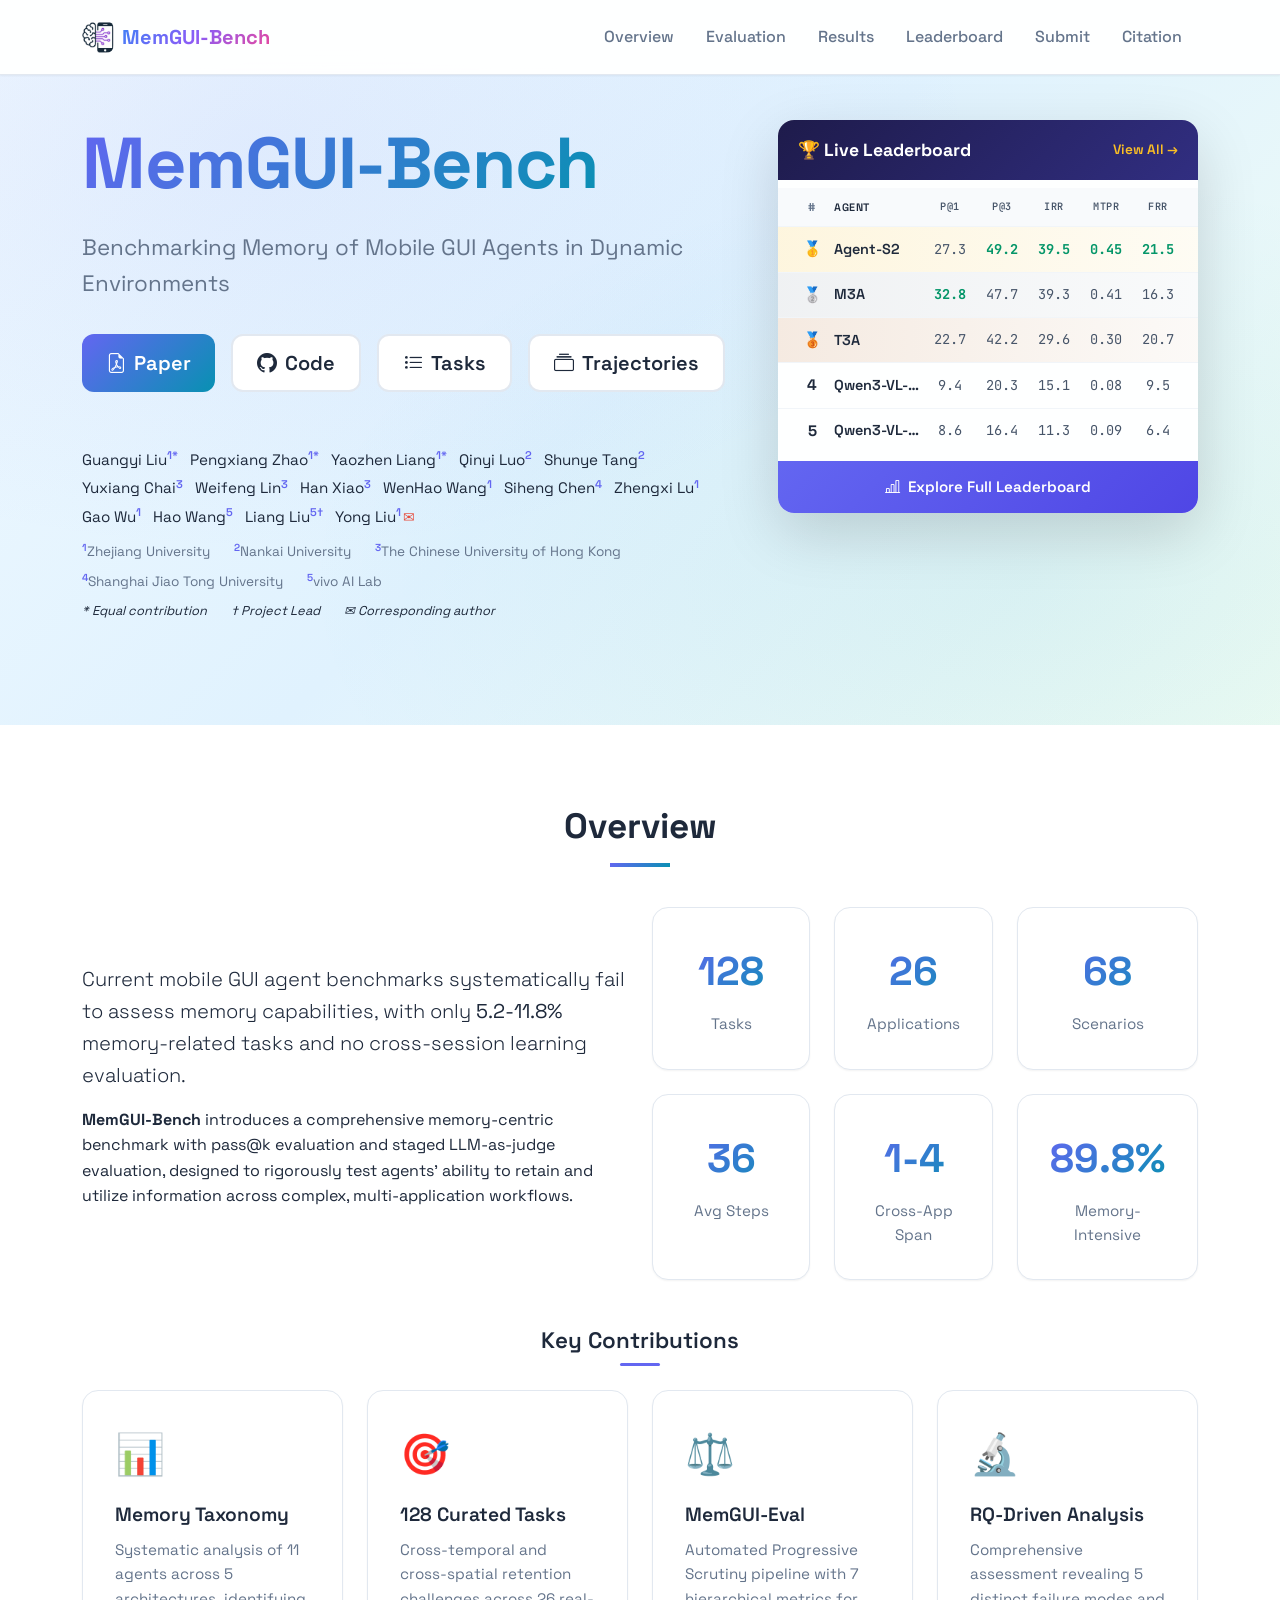
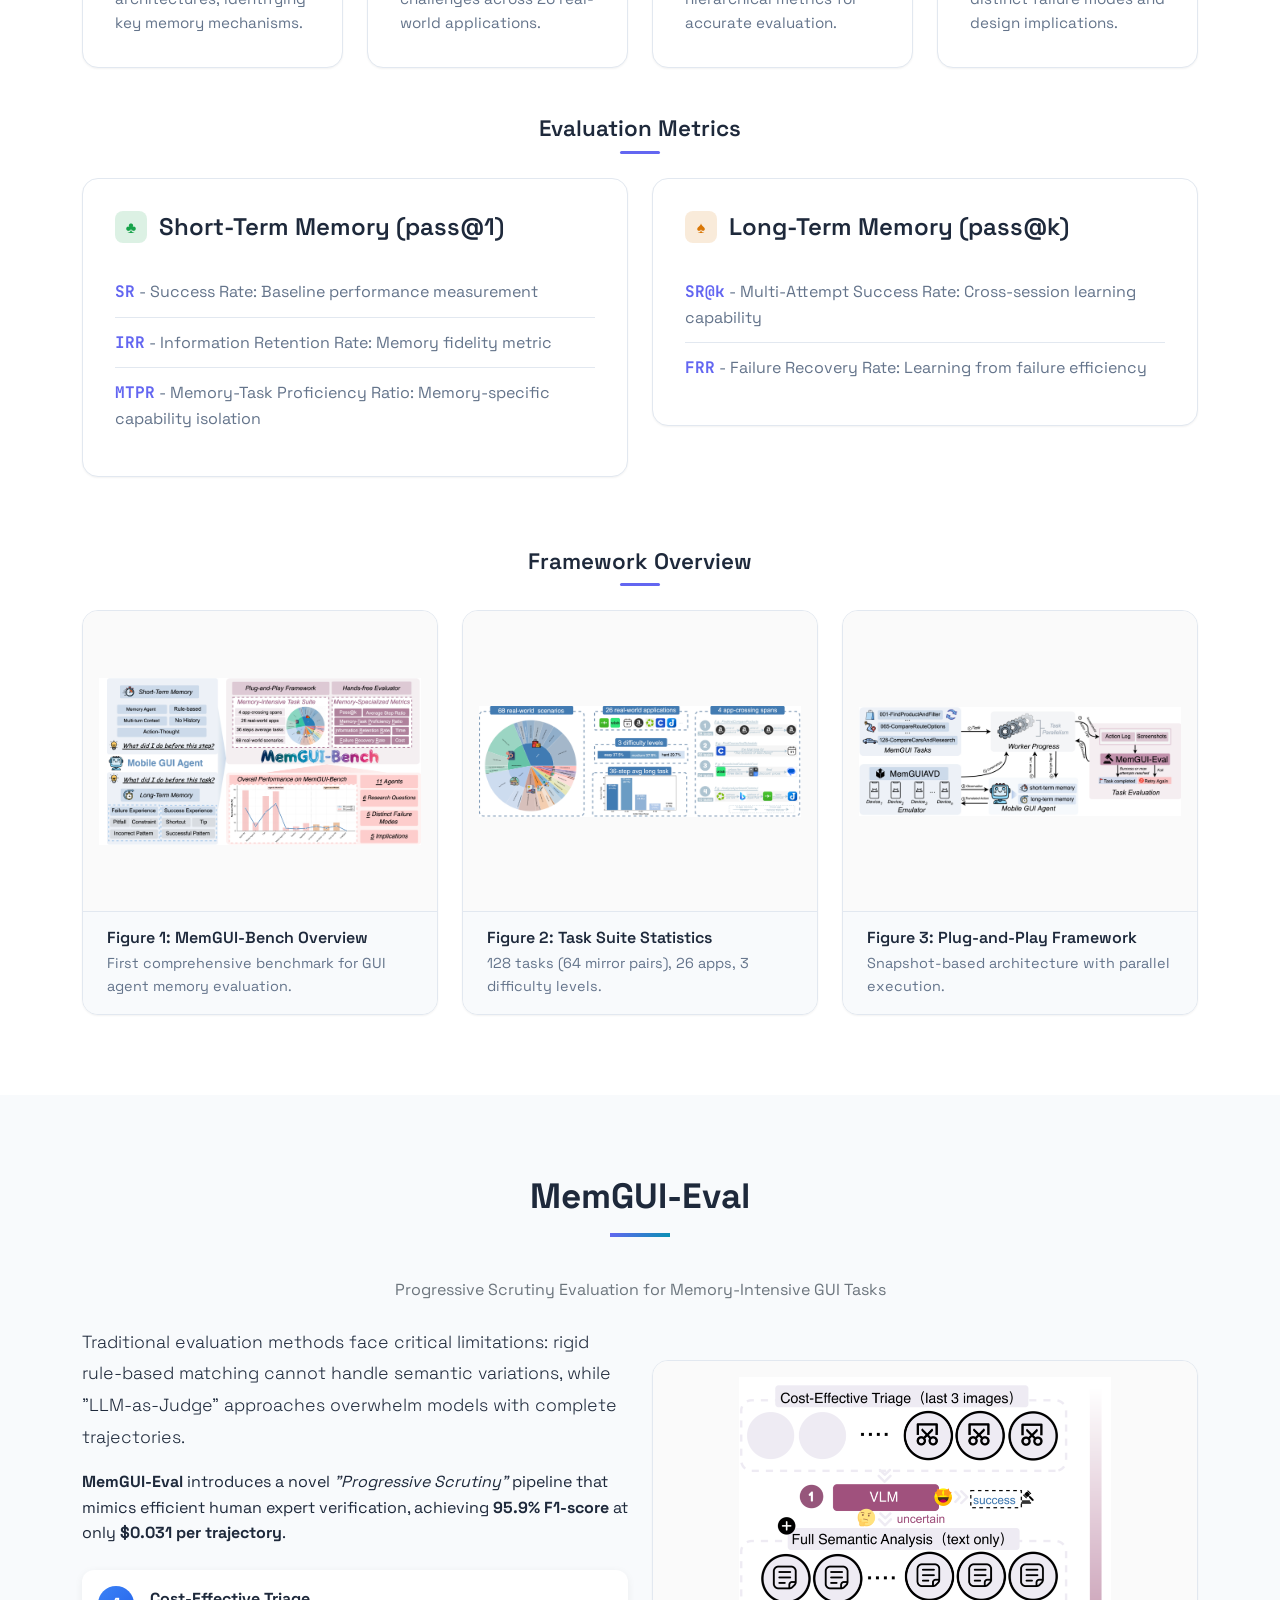
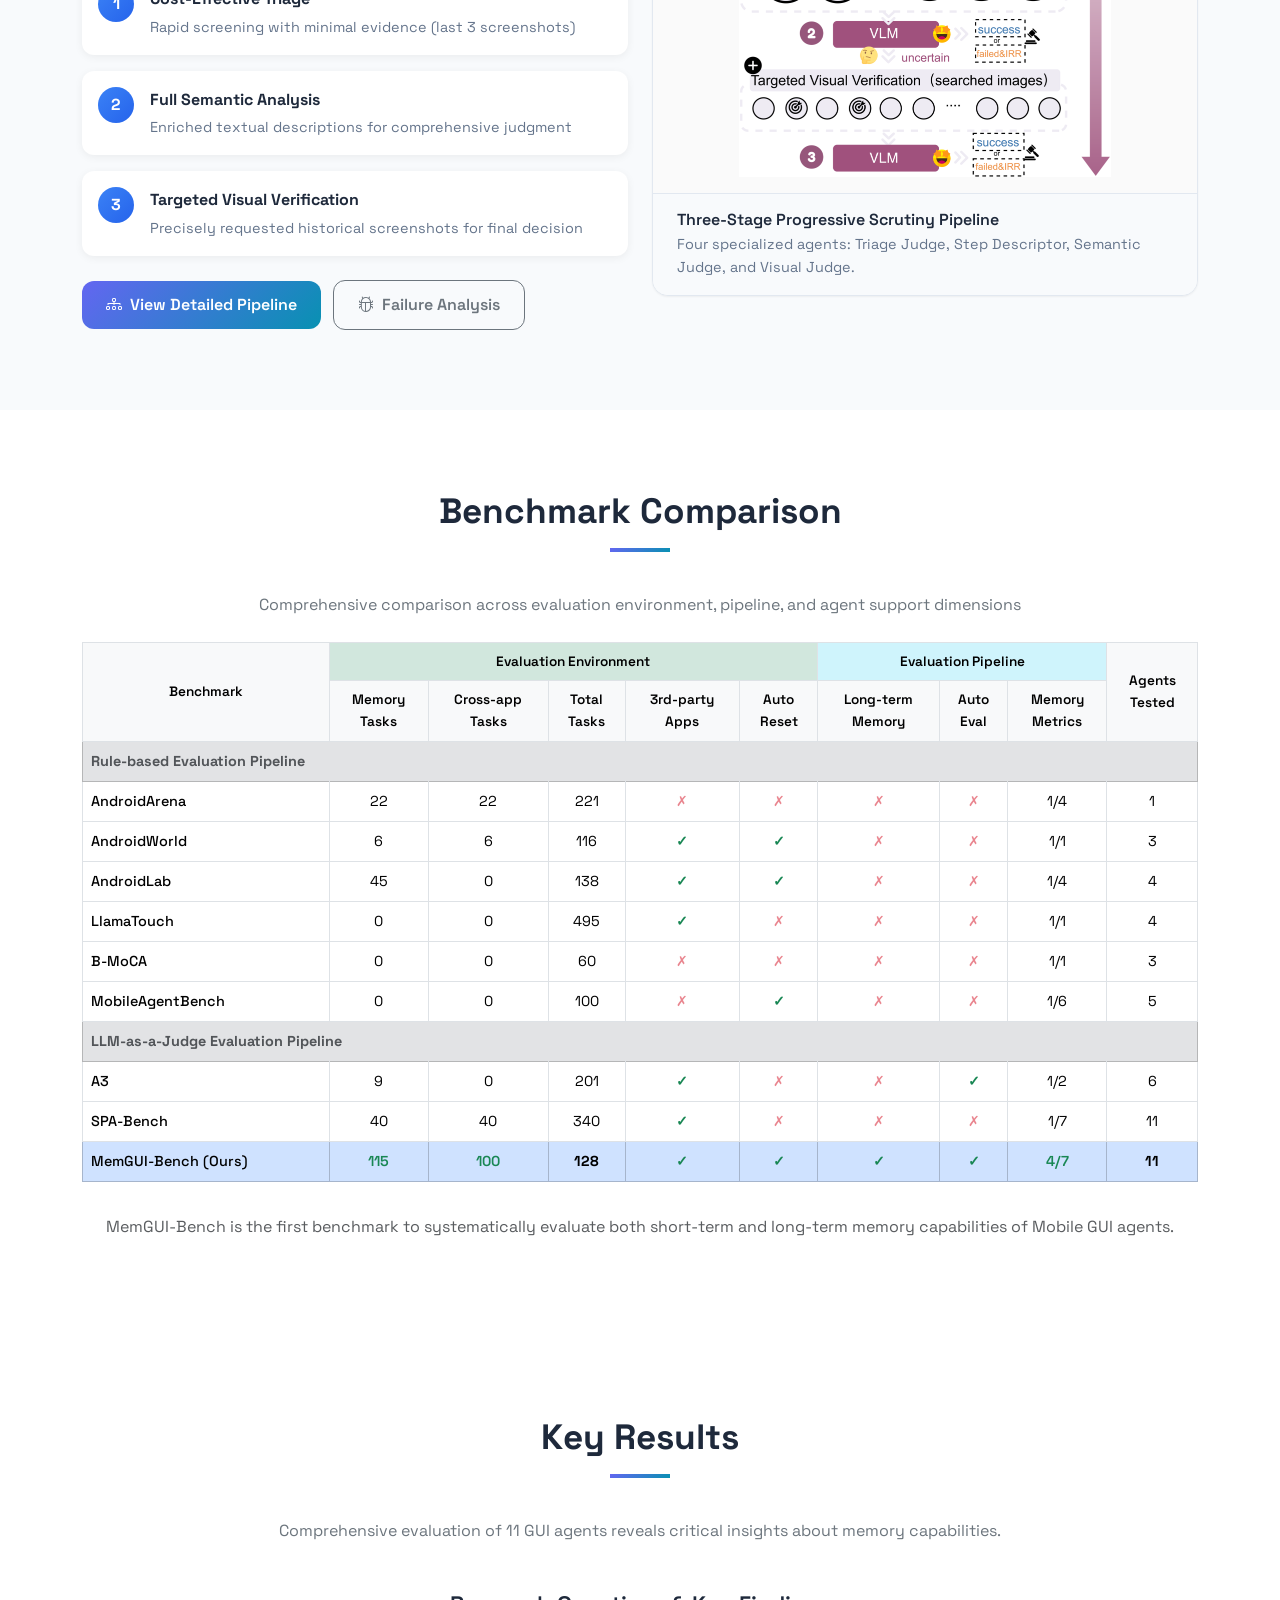
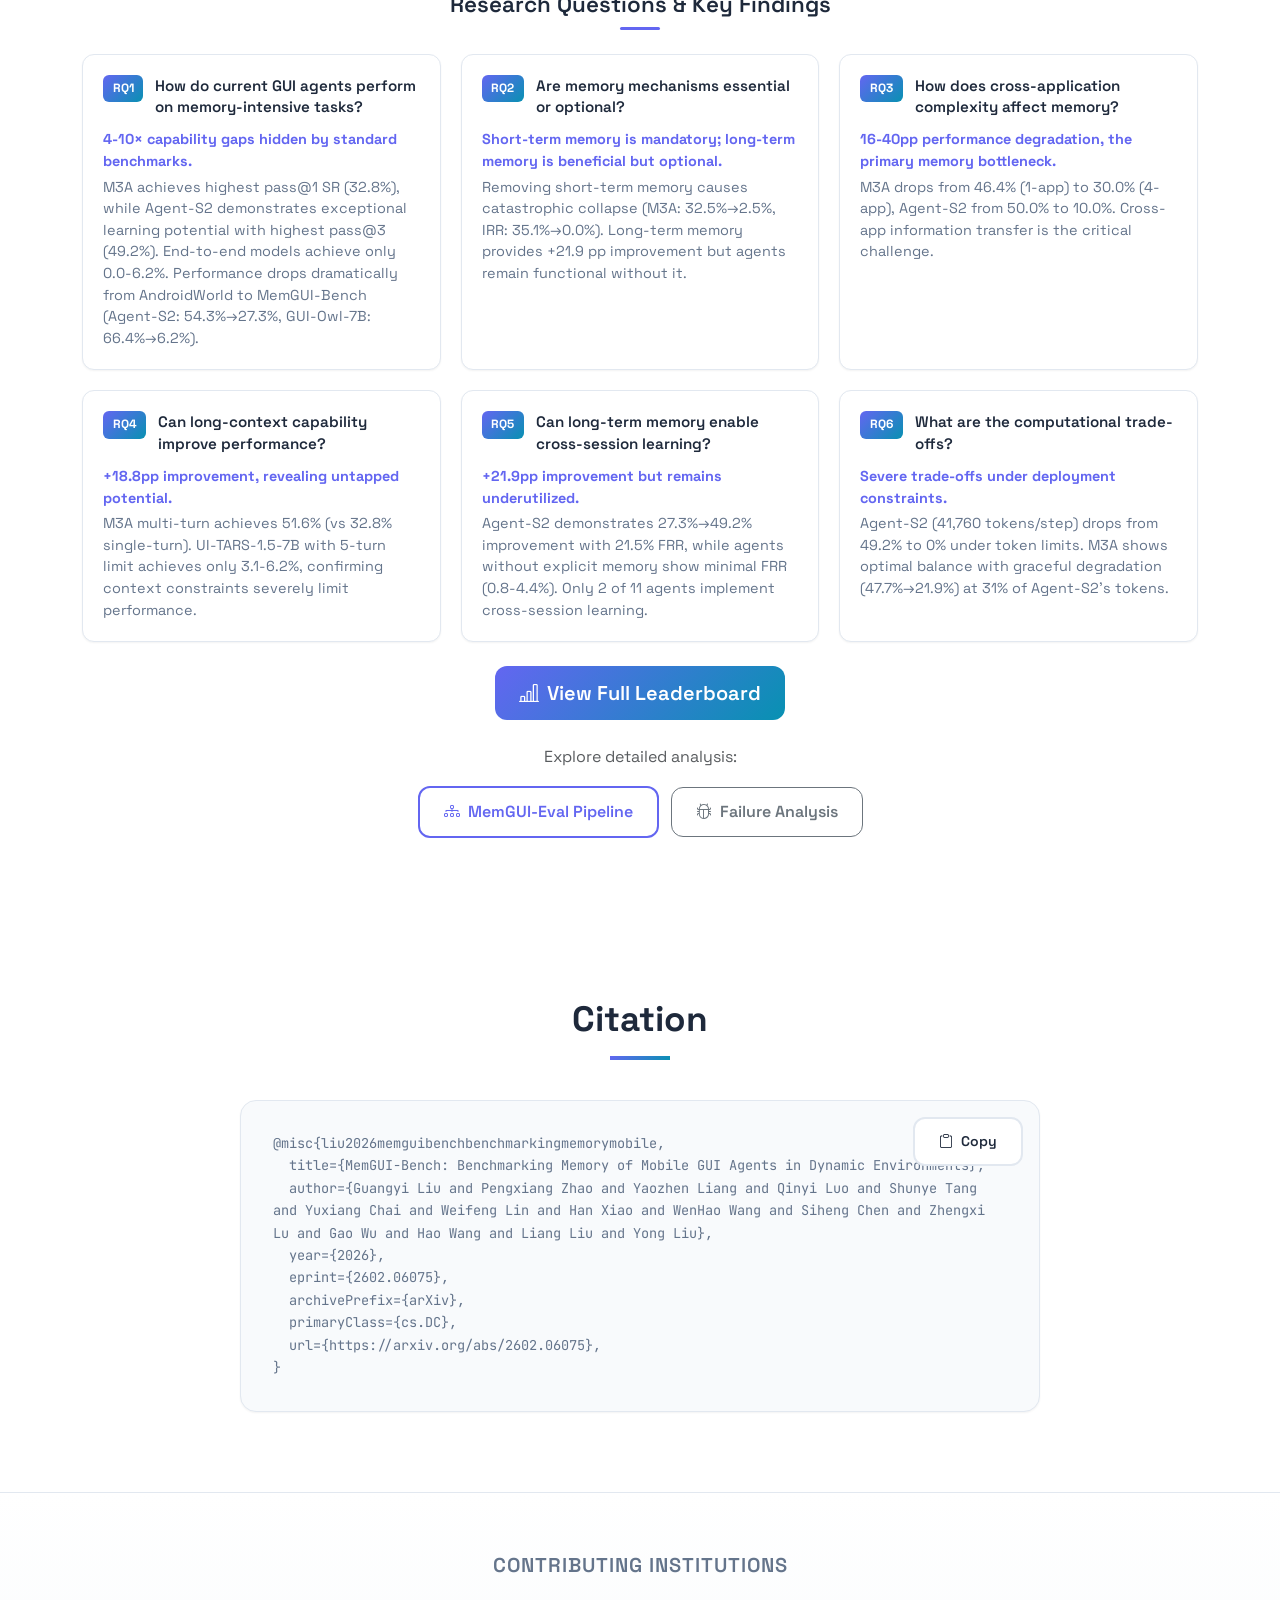
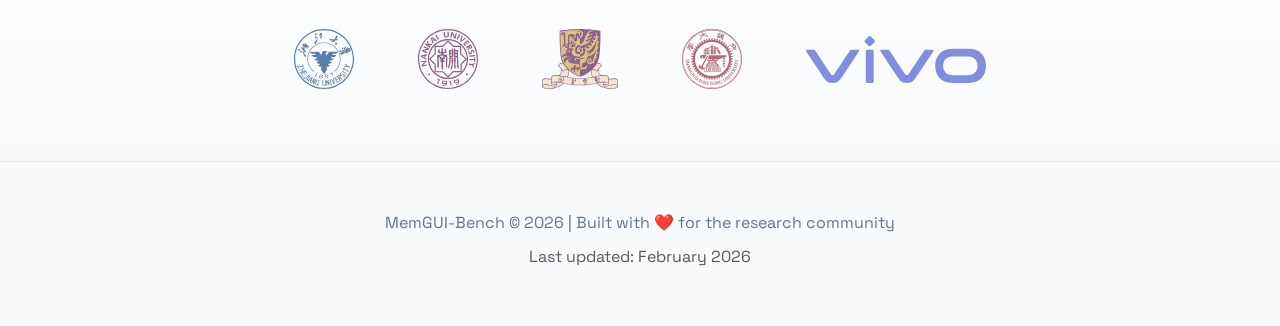
<file: docs/index.html>
<!DOCTYPE html>
<html lang="en">

<head>
  <meta charset="UTF-8">
  <meta name="viewport" content="width=device-width, initial-scale=1.0">
  <title>MemGUI-Bench: Benchmarking Memory of Mobile GUI Agents</title>
  <link rel="icon" href="assets/favicon.png">

  <!-- Fonts -->
  <link rel="preconnect" href="https://fonts.googleapis.com">
  <link rel="preconnect" href="https://fonts.gstatic.com" crossorigin>
  <link
    href="https://fonts.googleapis.com/css2?family=Space+Grotesk:wght@300;400;500;600;700&family=JetBrains+Mono:wght@400;500&display=swap"
    rel="stylesheet">

  <!-- Bootstrap & Icons -->
  <link rel="stylesheet" href="https://cdn.jsdelivr.net/npm/bootstrap@5.3.0/dist/css/bootstrap.min.css">
  <link rel="stylesheet" href="https://cdn.jsdelivr.net/npm/bootstrap-icons@1.11.0/font/bootstrap-icons.css">

  <!-- Custom CSS -->
  <link rel="stylesheet" href="css/style.css">
</head>

<body>
  <!-- Navigation -->
  <nav class="navbar navbar-expand-lg fixed-top">
    <div class="container">
      <a class="navbar-brand" href="#">
        <img src="assets/favicon.png" alt="MemGUI-Bench" class="brand-icon">
        <span class="brand-text">MemGUI-Bench</span>
      </a>
      <button class="navbar-toggler" type="button" data-bs-toggle="collapse" data-bs-target="#navbarNav">
        <span class="navbar-toggler-icon"></span>
      </button>
      <div class="collapse navbar-collapse" id="navbarNav">
        <ul class="navbar-nav ms-auto">
          <li class="nav-item"><a class="nav-link" href="#overview">Overview</a></li>
          <li class="nav-item"><a class="nav-link" href="#memgui-eval">Evaluation</a></li>
          <li class="nav-item"><a class="nav-link" href="#results">Results</a></li>
          <li class="nav-item"><a class="nav-link" href="leaderboard.html">Leaderboard</a></li>
          <li class="nav-item"><a class="nav-link" href="submission.html">Submit</a></li>
          <li class="nav-item"><a class="nav-link" href="#citation">Citation</a></li>
        </ul>
      </div>
    </div>
  </nav>

  <!-- Hero Section -->
  <header class="hero-section">
    <div class="hero-bg"></div>
    <div class="container">
      <div class="hero-layout">
        <!-- Left: Main Content -->
        <div class="hero-content">
          <h1 class="hero-title">
            <span class="gradient-text">MemGUI-Bench</span>
          </h1>
          <p class="hero-subtitle">
            Benchmarking Memory of Mobile GUI Agents in Dynamic Environments
          </p>

          <!-- Action Buttons -->
          <div class="hero-buttons">
            <a href="https://arxiv.org/abs/2602.06075" target="_blank" class="btn btn-primary btn-lg">
              <i class="bi bi-file-earmark-pdf"></i> Paper
            </a>
            <a href="https://github.com/lgy0404/MemGUI-Bench" target="_blank" class="btn btn-outline-light btn-lg">
              <i class="bi bi-github"></i> Code
            </a>
            <a href="https://huggingface.co/datasets/lgy0404/MemGUI-Bench" target="_blank" class="btn btn-outline-light btn-lg">
              <i class="bi bi-list-task"></i> Tasks
            </a>
            <a href="https://huggingface.co/datasets/lgy0404/memgui-bench-trajs" target="_blank" class="btn btn-outline-light btn-lg">
              <i class="bi bi-collection"></i> Trajectories
            </a>
          </div>

          <!-- Authors -->
          <div class="hero-authors">
            <div class="authors-list">
              <span class="author"><span class="author-name">Guangyi Liu</span><sup>1*</sup></span>
              <span class="author"><span class="author-name">Pengxiang Zhao</span><sup>1*</sup></span>
              <span class="author"><span class="author-name">Yaozhen Liang</span><sup>1*</sup></span>
              <span class="author"><span class="author-name">Qinyi Luo</span><sup>2</sup></span>
              <span class="author"><span class="author-name">Shunye Tang</span><sup>2</sup></span>
              <span class="author"><span class="author-name">Yuxiang Chai</span><sup>3</sup></span>
              <span class="author"><span class="author-name">Weifeng Lin</span><sup>3</sup></span>
              <span class="author"><span class="author-name">Han Xiao</span><sup>3</sup></span>
              <span class="author"><span class="author-name">WenHao Wang</span><sup>1</sup></span>
              <span class="author"><span class="author-name">Siheng Chen</span><sup>4</sup></span>
              <span class="author"><span class="author-name">Zhengxi Lu</span><sup>1</sup></span>
              <span class="author"><span class="author-name">Gao Wu</span><sup>1</sup></span>
              <span class="author"><span class="author-name">Hao Wang</span><sup>5</sup></span>
              <span class="author"><span class="author-name">Liang Liu</span><sup>5†</sup></span>
              <span class="author"><span class="author-name">Yong Liu</span><sup>1</sup><span class="corresponding-icon"
                  title="Corresponding Author">✉</span></span>
            </div>
            <div class="affiliations-list">
              <span class="affiliation"><sup>1</sup>Zhejiang University</span>
              <span class="affiliation"><sup>2</sup>Nankai University</span>
              <span class="affiliation"><sup>3</sup>The Chinese University of Hong Kong</span>
              <span class="affiliation"><sup>4</sup>Shanghai Jiao Tong University</span>
              <span class="affiliation"><sup>5</sup>vivo AI Lab</span>
            </div>
            <div class="author-notes">
              <span>* Equal contribution</span>
              <span>† Project Lead</span>
              <span>✉ Corresponding author</span>
            </div>
          </div>

        </div>

        <!-- Right: Live Leaderboard (Dynamic) -->
        <div class="hero-leaderboard-panel">
          <div class="lb-panel-header">
            <span class="lb-panel-title">🏆 Live Leaderboard</span>
            <a href="leaderboard.html" class="lb-panel-link">View All →</a>
          </div>
          <div class="lb-panel-table" id="heroLeaderboardTable">
            <div class="lb-panel-loading">Loading...</div>
          </div>
          <a href="leaderboard.html" class="lb-panel-cta">
            <i class="bi bi-bar-chart-line"></i> Explore Full Leaderboard
          </a>
        </div>
      </div>
    </div>
  </header>

  <!-- Overview Section -->
  <section id="overview" class="section-padding">
    <div class="container">
      <h2 class="section-title text-center">Overview</h2>

      <!-- Problem Statement & Stats -->
      <div class="row align-items-center mb-5">
        <div class="col-lg-6">
          <div class="overview-text">
            <p class="lead">
              Current mobile GUI agent benchmarks systematically fail to assess memory capabilities,
              with only <strong>5.2-11.8%</strong> memory-related tasks and no cross-session learning evaluation.
            </p>
            <p>
              <strong>MemGUI-Bench</strong> introduces a comprehensive memory-centric benchmark with
              pass@k evaluation and staged LLM-as-judge evaluation, designed to rigorously test
              agents' ability to retain and utilize information across complex, multi-application workflows.
            </p>
          </div>
        </div>
        <div class="col-lg-6">
          <div class="stats-grid">
            <div class="stat-card">
              <div class="stat-number">128</div>
              <div class="stat-label">Tasks</div>
            </div>
            <div class="stat-card">
              <div class="stat-number">26</div>
              <div class="stat-label">Applications</div>
            </div>
            <div class="stat-card">
              <div class="stat-number">68</div>
              <div class="stat-label">Scenarios</div>
            </div>
            <div class="stat-card">
              <div class="stat-number">36</div>
              <div class="stat-label">Avg Steps</div>
            </div>
            <div class="stat-card">
              <div class="stat-number">1-4</div>
              <div class="stat-label">Cross-App Span</div>
            </div>
            <div class="stat-card">
              <div class="stat-number">89.8%</div>
              <div class="stat-label">Memory-Intensive</div>
            </div>
          </div>
        </div>
      </div>

      <!-- Key Contributions -->
      <h3 class="subsection-title text-center mb-4">Key Contributions</h3>
      <div class="row g-4 mb-5">
        <div class="col-md-6 col-lg-3">
          <div class="feature-card">
            <div class="feature-icon">📊</div>
            <h4>Memory Taxonomy</h4>
            <p>Systematic analysis of 11 agents across 5 architectures, identifying key memory mechanisms.</p>
          </div>
        </div>
        <div class="col-md-6 col-lg-3">
          <div class="feature-card">
            <div class="feature-icon">🎯</div>
            <h4>128 Curated Tasks</h4>
            <p>Cross-temporal and cross-spatial retention challenges across 26 real-world applications.</p>
          </div>
        </div>
        <div class="col-md-6 col-lg-3">
          <div class="feature-card">
            <div class="feature-icon">⚖️</div>
            <h4>MemGUI-Eval</h4>
            <p>Automated Progressive Scrutiny pipeline with 7 hierarchical metrics for accurate evaluation.</p>
          </div>
        </div>
        <div class="col-md-6 col-lg-3">
          <div class="feature-card">
            <div class="feature-icon">🔬</div>
            <h4>RQ-Driven Analysis</h4>
            <p>Comprehensive assessment revealing 5 distinct failure modes and design implications.</p>
          </div>
        </div>
      </div>

      <!-- Evaluation Metrics -->
      <h3 class="subsection-title text-center mb-4">Evaluation Metrics</h3>
      <div class="row mb-5">
        <div class="col-lg-6">
          <div class="metric-group">
            <h4><span class="metric-badge short-term">♣</span> Short-Term Memory (pass@1)</h4>
            <ul class="metric-list">
              <li><strong>SR</strong> - Success Rate: Baseline performance measurement</li>
              <li><strong>IRR</strong> - Information Retention Rate: Memory fidelity metric</li>
              <li><strong>MTPR</strong> - Memory-Task Proficiency Ratio: Memory-specific capability isolation</li>
            </ul>
          </div>
        </div>
        <div class="col-lg-6">
          <div class="metric-group">
            <h4><span class="metric-badge long-term">♠</span> Long-Term Memory (pass@k)</h4>
            <ul class="metric-list">
              <li><strong>SR@k</strong> - Multi-Attempt Success Rate: Cross-session learning capability</li>
              <li><strong>FRR</strong> - Failure Recovery Rate: Learning from failure efficiency</li>
            </ul>
          </div>
        </div>
      </div>

      <!-- Framework Overview -->
      <h3 class="subsection-title text-center mb-4">Framework Overview</h3>

      <!-- Overview + Task Suite + Architecture -->
      <div class="row g-4">
        <div class="col-lg-4">
          <div class="figure-card h-100">
            <div class="figure-img-wrapper">
              <img src="images/fig1-overview.png" alt="MemGUI-Bench Overview">
            </div>
            <div class="figure-caption">
              <h5>Figure 1: MemGUI-Bench Overview</h5>
              <p>First comprehensive benchmark for GUI agent memory evaluation.</p>
            </div>
          </div>
        </div>
        <div class="col-lg-4">
          <div class="figure-card h-100">
            <div class="figure-img-wrapper">
              <img src="images/fig2-task-suite.png" alt="Task Suite Statistics">
            </div>
            <div class="figure-caption">
              <h5>Figure 2: Task Suite Statistics</h5>
              <p>128 tasks (64 mirror pairs), 26 apps, 3 difficulty levels.</p>
            </div>
          </div>
        </div>
        <div class="col-lg-4">
          <div class="figure-card h-100">
            <div class="figure-img-wrapper">
              <img src="images/fig3-architecture.png" alt="Unified Architecture">
            </div>
            <div class="figure-caption">
              <h5>Figure 3: Plug-and-Play Framework</h5>
              <p>Snapshot-based architecture with parallel execution.</p>
            </div>
          </div>
        </div>
      </div>
    </div>
  </section>

  <!-- MemGUI-Eval Section -->
  <section id="memgui-eval" class="section-padding bg-light-alt">
    <div class="container">
      <h2 class="section-title text-center">MemGUI-Eval</h2>
      <p class="text-center text-secondary mb-4">Progressive Scrutiny Evaluation for Memory-Intensive GUI Tasks</p>

      <div class="row align-items-center">
        <div class="col-lg-6">
          <div class="eval-intro">
            <p class="lead">
              Traditional evaluation methods face critical limitations: rigid rule-based matching cannot handle semantic
              variations,
              while "LLM-as-Judge" approaches overwhelm models with complete trajectories.
            </p>
            <p>
              <strong>MemGUI-Eval</strong> introduces a novel <em>"Progressive Scrutiny"</em> pipeline that mimics
              efficient human expert verification,
              achieving <strong>95.9% F1-score</strong> at only <strong>$0.031 per trajectory</strong>.
            </p>

            <div class="eval-stages mt-4">
              <div class="eval-stage">
                <span class="stage-num">1</span>
                <div class="stage-info">
                  <strong>Cost-Effective Triage</strong>
                  <span>Rapid screening with minimal evidence (last 3 screenshots)</span>
                </div>
              </div>
              <div class="eval-stage">
                <span class="stage-num">2</span>
                <div class="stage-info">
                  <strong>Full Semantic Analysis</strong>
                  <span>Enriched textual descriptions for comprehensive judgment</span>
                </div>
              </div>
              <div class="eval-stage">
                <span class="stage-num">3</span>
                <div class="stage-info">
                  <strong>Targeted Visual Verification</strong>
                  <span>Precisely requested historical screenshots for final decision</span>
                </div>
              </div>
            </div>

            <div class="mt-4">
              <a href="eval-pipeline.html" class="btn btn-primary">
                <i class="bi bi-diagram-3"></i> View Detailed Pipeline
              </a>
              <a href="failure-analysis.html" class="btn btn-outline-secondary ms-2">
                <i class="bi bi-bug"></i> Failure Analysis
              </a>
            </div>
          </div>
        </div>
        <div class="col-lg-6">
          <div class="figure-card">
            <div class="figure-img-wrapper">
              <img src="images/fig4-eval-pipeline.png" alt="MemGUI-Eval Pipeline">
            </div>
            <div class="figure-caption">
              <h5>Three-Stage Progressive Scrutiny Pipeline</h5>
              <p>Four specialized agents: Triage Judge, Step Descriptor, Semantic Judge, and Visual Judge.</p>
            </div>
          </div>
        </div>
      </div>
    </div>
  </section>

  <!-- Benchmark Comparison Section -->
  <section id="benchmark" class="section-padding">
    <div class="container">
      <h2 class="section-title text-center">Benchmark Comparison</h2>
      <p class="text-center text-secondary mb-4">Comprehensive comparison across evaluation environment, pipeline, and
        agent support dimensions</p>
      <div class="table-responsive">
        <table class="table table-bordered table-hover comparison-table">
          <thead>
            <tr>
              <th rowspan="2" class="align-middle">Benchmark</th>
              <th colspan="5" class="text-center bg-success-subtle">Evaluation Environment</th>
              <th colspan="3" class="text-center bg-info-subtle">Evaluation Pipeline</th>
              <th rowspan="2" class="align-middle text-center">Agents<br>Tested</th>
            </tr>
            <tr>
              <th>Memory<br>Tasks</th>
              <th>Cross-app<br>Tasks</th>
              <th>Total<br>Tasks</th>
              <th>3rd-party<br>Apps</th>
              <th>Auto<br>Reset</th>
              <th>Long-term<br>Memory</th>
              <th>Auto<br>Eval</th>
              <th>Memory<br>Metrics</th>
            </tr>
          </thead>
          <tbody>
            <tr class="table-secondary">
              <td colspan="10" class="fw-bold text-muted">Rule-based Evaluation Pipeline</td>
            </tr>
            <tr>
              <td>AndroidArena</td>
              <td>22</td>
              <td>22</td>
              <td>221</td>
              <td class="text-danger">✗</td>
              <td class="text-danger">✗</td>
              <td class="text-danger">✗</td>
              <td class="text-danger">✗</td>
              <td>1/4</td>
              <td>1</td>
            </tr>
            <tr>
              <td>AndroidWorld</td>
              <td>6</td>
              <td>6</td>
              <td>116</td>
              <td class="text-success">✓</td>
              <td class="text-success">✓</td>
              <td class="text-danger">✗</td>
              <td class="text-danger">✗</td>
              <td>1/1</td>
              <td>3</td>
            </tr>
            <tr>
              <td>AndroidLab</td>
              <td>45</td>
              <td>0</td>
              <td>138</td>
              <td class="text-success">✓</td>
              <td class="text-success">✓</td>
              <td class="text-danger">✗</td>
              <td class="text-danger">✗</td>
              <td>1/4</td>
              <td>4</td>
            </tr>
            <tr>
              <td>LlamaTouch</td>
              <td>0</td>
              <td>0</td>
              <td>495</td>
              <td class="text-success">✓</td>
              <td class="text-danger">✗</td>
              <td class="text-danger">✗</td>
              <td class="text-danger">✗</td>
              <td>1/1</td>
              <td>4</td>
            </tr>
            <tr>
              <td>B-MoCA</td>
              <td>0</td>
              <td>0</td>
              <td>60</td>
              <td class="text-danger">✗</td>
              <td class="text-danger">✗</td>
              <td class="text-danger">✗</td>
              <td class="text-danger">✗</td>
              <td>1/1</td>
              <td>3</td>
            </tr>
            <tr>
              <td>MobileAgentBench</td>
              <td>0</td>
              <td>0</td>
              <td>100</td>
              <td class="text-danger">✗</td>
              <td class="text-success">✓</td>
              <td class="text-danger">✗</td>
              <td class="text-danger">✗</td>
              <td>1/6</td>
              <td>5</td>
            </tr>
            <tr class="table-secondary">
              <td colspan="10" class="fw-bold text-muted">LLM-as-a-Judge Evaluation Pipeline</td>
            </tr>
            <tr>
              <td>A3</td>
              <td>9</td>
              <td>0</td>
              <td>201</td>
              <td class="text-success">✓</td>
              <td class="text-danger">✗</td>
              <td class="text-danger">✗</td>
              <td class="text-success">✓</td>
              <td>1/2</td>
              <td>6</td>
            </tr>
            <tr>
              <td>SPA-Bench</td>
              <td>40</td>
              <td>40</td>
              <td>340</td>
              <td class="text-success">✓</td>
              <td class="text-danger">✗</td>
              <td class="text-danger">✗</td>
              <td class="text-danger">✗</td>
              <td>1/7</td>
              <td>11</td>
            </tr>
            <tr class="table-primary fw-bold">
              <td>MemGUI-Bench (Ours)</td>
              <td class="text-success">115</td>
              <td class="text-success">100</td>
              <td>128</td>
              <td class="text-success">✓</td>
              <td class="text-success">✓</td>
              <td class="text-success">✓</td>
              <td class="text-success">✓</td>
              <td class="text-success">4/7</td>
              <td>11</td>
            </tr>
          </tbody>
        </table>
      </div>
      <p class="text-center text-muted mt-3">
        MemGUI-Bench is the first benchmark to systematically evaluate both short-term and long-term memory capabilities
        of Mobile GUI agents.
      </p>
    </div>
  </section>

  <!-- Results Section -->
  <section id="results" class="section-padding">
    <div class="container">
      <h2 class="section-title text-center">Key Results</h2>
      <p class="text-center text-secondary mb-5">
        Comprehensive evaluation of 11 GUI agents reveals critical insights about memory capabilities.
      </p>

      <!-- Research Questions & Conclusions -->
      <h3 class="subsection-title text-center mb-4">Research Questions & Key Findings</h3>
      <div class="rq-grid">
        <div class="rq-card">
          <div class="rq-header">
            <span class="rq-badge">RQ1</span>
            <span class="rq-question">How do current GUI agents perform on memory-intensive tasks?</span>
          </div>
          <div class="rq-answer">
            <strong>4-10× capability gaps hidden by standard benchmarks.</strong>
            M3A achieves highest pass@1 SR (32.8%), while Agent-S2 demonstrates exceptional learning potential with
            highest pass@3 (49.2%). End-to-end models achieve only 0.0-6.2%. Performance drops dramatically from
            AndroidWorld to MemGUI-Bench (Agent-S2: 54.3%→27.3%, GUI-Owl-7B: 66.4%→6.2%).
          </div>
        </div>

        <div class="rq-card">
          <div class="rq-header">
            <span class="rq-badge">RQ2</span>
            <span class="rq-question">Are memory mechanisms essential or optional?</span>
          </div>
          <div class="rq-answer">
            <strong>Short-term memory is mandatory; long-term memory is beneficial but optional.</strong>
            Removing short-term memory causes catastrophic collapse (M3A: 32.5%→2.5%, IRR: 35.1%→0.0%). Long-term memory
            provides +21.9 pp improvement but agents remain functional without it.
          </div>
        </div>

        <div class="rq-card">
          <div class="rq-header">
            <span class="rq-badge">RQ3</span>
            <span class="rq-question">How does cross-application complexity affect memory?</span>
          </div>
          <div class="rq-answer">
            <strong>16-40pp performance degradation, the primary memory bottleneck.</strong>
            M3A drops from 46.4% (1-app) to 30.0% (4-app), Agent-S2 from 50.0% to 10.0%. Cross-app information transfer
            is the critical challenge.
          </div>
        </div>

        <div class="rq-card">
          <div class="rq-header">
            <span class="rq-badge">RQ4</span>
            <span class="rq-question">Can long-context capability improve performance?</span>
          </div>
          <div class="rq-answer">
            <strong>+18.8pp improvement, revealing untapped potential.</strong>
            M3A multi-turn achieves 51.6% (vs 32.8% single-turn). UI-TARS-1.5-7B with 5-turn limit achieves only
            3.1-6.2%, confirming context constraints severely limit performance.
          </div>
        </div>

        <div class="rq-card">
          <div class="rq-header">
            <span class="rq-badge">RQ5</span>
            <span class="rq-question">Can long-term memory enable cross-session learning?</span>
          </div>
          <div class="rq-answer">
            <strong>+21.9pp improvement but remains underutilized.</strong>
            Agent-S2 demonstrates 27.3%→49.2% improvement with 21.5% FRR, while agents without explicit memory show
            minimal FRR (0.8-4.4%). Only 2 of 11 agents implement cross-session learning.
          </div>
        </div>

        <div class="rq-card">
          <div class="rq-header">
            <span class="rq-badge">RQ6</span>
            <span class="rq-question">What are the computational trade-offs?</span>
          </div>
          <div class="rq-answer">
            <strong>Severe trade-offs under deployment constraints.</strong>
            Agent-S2 (41,760 tokens/step) drops from 49.2% to 0% under token limits. M3A shows optimal balance with
            graceful degradation (47.7%→21.9%) at 31% of Agent-S2's tokens.
          </div>
        </div>
      </div>

      <div class="text-center mt-4">
        <a href="leaderboard.html" class="btn btn-primary btn-lg">
          <i class="bi bi-bar-chart-line"></i> View Full Leaderboard
        </a>
      </div>

      <!-- Additional Resources -->
      <div class="text-center mt-4">
        <p class="text-muted mb-3">Explore detailed analysis:</p>
        <a href="eval-pipeline.html" class="btn btn-outline-primary me-2">
          <i class="bi bi-diagram-3"></i> MemGUI-Eval Pipeline
        </a>
        <a href="failure-analysis.html" class="btn btn-outline-secondary">
          <i class="bi bi-bug"></i> Failure Analysis
        </a>
      </div>
    </div>
  </section>

  <!-- Citation Section -->
  <section id="citation" class="section-padding">
    <div class="container">
      <h2 class="section-title text-center">Citation</h2>
      <div class="citation-box">
        <pre><code>@misc{liu2026memguibenchbenchmarkingmemorymobile,
  title={MemGUI-Bench: Benchmarking Memory of Mobile GUI Agents in Dynamic Environments},
  author={Guangyi Liu and Pengxiang Zhao and Yaozhen Liang and Qinyi Luo and Shunye Tang and Yuxiang Chai and Weifeng Lin and Han Xiao and WenHao Wang and Siheng Chen and Zhengxi Lu and Gao Wu and Hao Wang and Liang Liu and Yong Liu},
  year={2026},
  eprint={2602.06075},
  archivePrefix={arXiv},
  primaryClass={cs.DC},
  url={https://arxiv.org/abs/2602.06075},
}</code></pre>
        <button class="btn btn-sm btn-outline-light copy-btn" onclick="copyBibtex()">
          <i class="bi bi-clipboard"></i> Copy
        </button>
      </div>
    </div>
  </section>

  <!-- Affiliations Section -->
  <section id="affiliations" class="affiliations-section">
    <div class="container">
      <h3 class="affiliations-title text-center">Contributing Institutions</h3>
      <div class="affiliations-logos">
        <a href="https://www.zju.edu.cn/" target="_blank" class="affiliation-logo" title="Zhejiang University">
          <img src="images/logos/zhejiang-university.svg" alt="Zhejiang University">
        </a>
        <a href="https://www.nankai.edu.cn/" target="_blank" class="affiliation-logo" title="Nankai University">
          <img src="images/logos/nankai-university.svg" alt="Nankai University">
        </a>
        <a href="https://www.cuhk.edu.hk/" target="_blank" class="affiliation-logo"
          title="The Chinese University of Hong Kong">
          <img src="images/logos/cuhk.svg" alt="The Chinese University of Hong Kong">
        </a>
        <a href="https://www.sjtu.edu.cn/" target="_blank" class="affiliation-logo"
          title="Shanghai Jiao Tong University">
          <img src="images/logos/sjtu.svg" alt="Shanghai Jiao Tong University">
        </a>
        <a href="https://www.vivo.com/" target="_blank" class="affiliation-logo" title="vivo">
          <img src="images/logos/vivo.svg" alt="vivo">
        </a>
      </div>
    </div>
  </section>

  <!-- Footer -->
  <footer class="footer">
    <div class="container text-center">
      <p>MemGUI-Bench © 2026 | Built with ❤️ for the research community</p>
      <p class="text-muted">Last updated: February 2026</p>
    </div>
  </footer>

  <!-- Scripts -->
  <script src="https://cdn.jsdelivr.net/npm/bootstrap@5.3.0/dist/js/bootstrap.bundle.min.js"></script>
  <script src="js/config.js"></script>
  <script>
    function copyBibtex() {
      const bibtex = document.querySelector('.citation-box code').textContent;
      navigator.clipboard.writeText(bibtex);
      const btn = document.querySelector('.copy-btn');
      btn.innerHTML = '<i class="bi bi-check"></i> Copied!';
      setTimeout(() => {
        btn.innerHTML = '<i class="bi bi-clipboard"></i> Copy';
      }, 2000);
    }

    // Load Hero Leaderboard dynamically
    async function loadHeroLeaderboard() {
      try {
        // First load agent list from index.json
        await loadAgentList();

        // Load each agent file in parallel
        const agentPromises = AGENT_FILES.map(async (agentId) => {
          const response = await fetch(`data/agents/${agentId}.json`);
          if (!response.ok) return null;
          return response.json();
        });
        const agents = (await Promise.all(agentPromises)).filter(a => a !== null);
        const data = { agents: agents };

        // Sort by avg p@3 descending
        const sorted = [...data.agents].sort((a, b) => b.avg.p3 - a.avg.p3);
        const top5 = sorted.slice(0, 5);

        // Find best values for highlighting
        const bestP1 = Math.max(...top5.map(a => a.avg.p1));
        const bestP3 = Math.max(...top5.map(a => a.avg.p3));
        const bestIRR = Math.max(...top5.map(a => a.metrics?.shortTerm?.irr ?? 0));
        const bestMTPR = Math.max(...top5.map(a => a.metrics?.shortTerm?.mtpr ?? 0));
        const bestFRR = Math.max(...top5.map(a => a.metrics?.longTerm?.frr ?? 0));

        // Build HTML
        let html = `
          <div class="lb-panel-row header">
            <span class="lb-col-rank">#</span>
            <span class="lb-col-name">Agent</span>
            <span class="lb-col-metric">p@1</span>
            <span class="lb-col-metric">p@3</span>
            <span class="lb-col-metric">IRR</span>
            <span class="lb-col-metric">MTPR</span>
            <span class="lb-col-metric">FRR</span>
          </div>
        `;

        top5.forEach((agent, index) => {
          const rank = index + 1;
          const rankIcon = rank === 1 ? '🥇' : rank === 2 ? '🥈' : rank === 3 ? '🥉' : rank;
          const rankClass = rank <= 3 ? `rank-${rank}` : '';

          const p1 = agent.avg.p1;
          const p3 = agent.avg.p3;
          const irr = agent.metrics?.shortTerm?.irr ?? '-';
          const mtpr = agent.metrics?.shortTerm?.mtpr ?? '-';
          const frr = agent.metrics?.longTerm?.frr ?? '-';

          const p1Class = p1 === bestP1 ? 'highlight' : '';
          const p3Class = p3 === bestP3 ? 'highlight' : '';
          const irrClass = irr === bestIRR ? 'highlight' : '';
          const mtprClass = mtpr === bestMTPR ? 'highlight' : '';
          const frrClass = frr === bestFRR ? 'highlight' : '';

          html += `
            <div class="lb-panel-row ${rankClass}">
              <span class="lb-col-rank">${rankIcon}</span>
              <span class="lb-col-name">${agent.name}</span>
              <span class="lb-col-metric ${p1Class}">${typeof p1 === 'number' ? p1.toFixed(1) : '-'}</span>
              <span class="lb-col-metric ${p3Class}">${typeof p3 === 'number' ? p3.toFixed(1) : '-'}</span>
              <span class="lb-col-metric ${irrClass}">${typeof irr === 'number' ? irr.toFixed(1) : '-'}</span>
              <span class="lb-col-metric ${mtprClass}">${typeof mtpr === 'number' ? mtpr.toFixed(2) : '-'}</span>
              <span class="lb-col-metric ${frrClass}">${typeof frr === 'number' ? frr.toFixed(1) : '-'}</span>
            </div>
          `;
        });

        document.getElementById('heroLeaderboardTable').innerHTML = html;
      } catch (error) {
        console.error('Error loading leaderboard:', error);
        document.getElementById('heroLeaderboardTable').innerHTML = '<div class="lb-panel-loading">Failed to load data</div>';
      }
    }

    // Load on page ready
    document.addEventListener('DOMContentLoaded', loadHeroLeaderboard);
  </script>
</body>

</html>
</file>
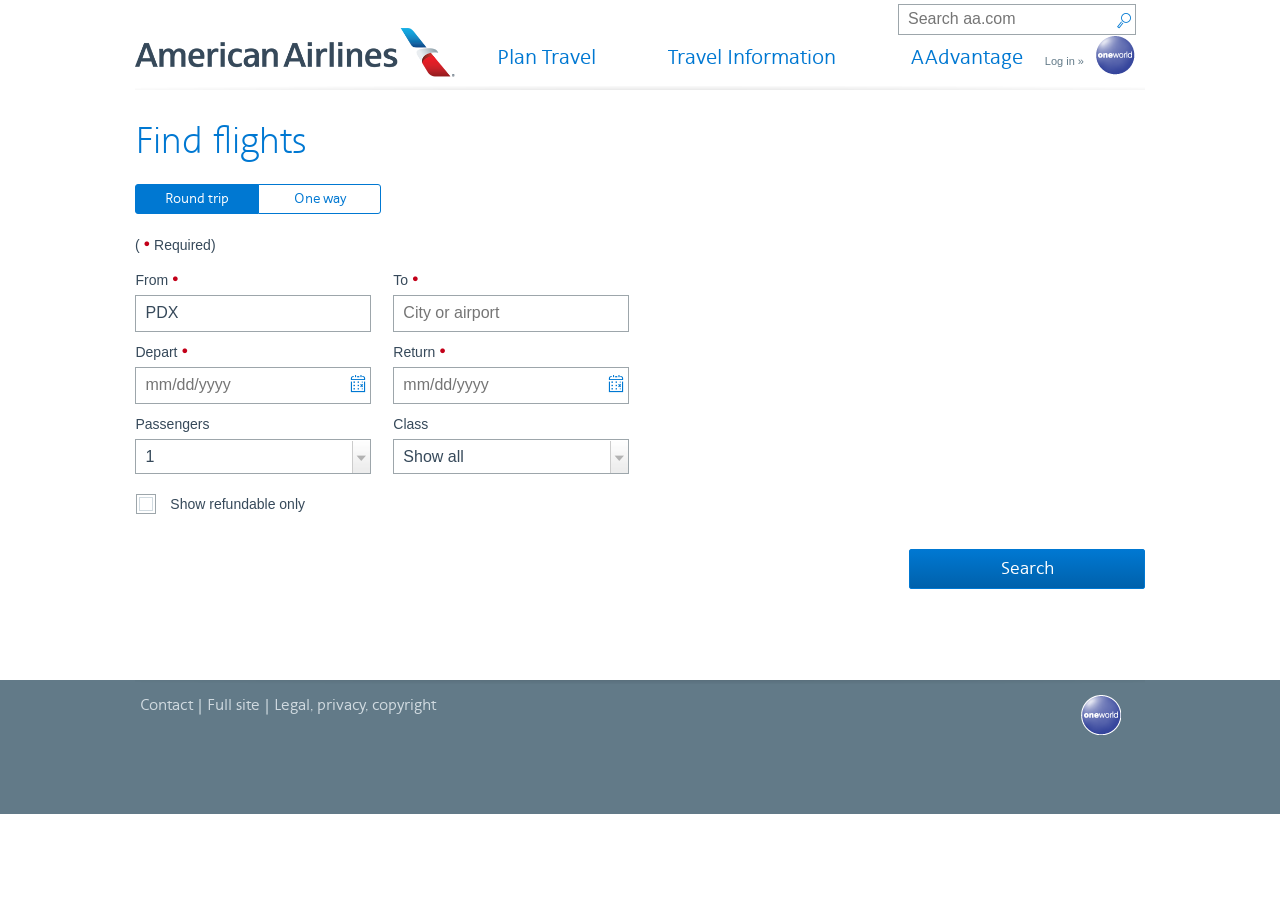
<file: framework/models/AndroidWorld/apps/java/com/google/androidenv/miniwob/app/assets/html/flight/AA/index.html>
<!doctype html>
<html>
  <head>
    <meta charset="utf-8" />
    <meta name="viewport" content="width=device-width, initial-scale=1.0" />
    <title>AA</title>
    <link
      rel="stylesheet"
      type="text/css"
      href="content/common/css/v3/jquery-ui-1.10-aa.css"
      media="all"
    />
    <link rel="stylesheet" type="text/css" href="content/common/css/v3/core.css" media="all" />
    <link
      rel="stylesheet"
      type="text/css"
      href="content/common/css/v3/responsive.css"
      media="all"
    />
    <link
      rel="stylesheet"
      type="text/css"
      href="content/common/css/v3/reservation/findFlights/mobile/findFlights.css"
      media="all"
    />
    <script tyoe="text/javascript" src="../flight-common/inject.js"></script>
    <script tyoe="text/javascript" src="surrogate/airportLookup.js"></script>
    <script type="text/javascript" src="js/libs/jquery/jquery-1.11.1.min.js"></script>
    <script type="text/javascript" src="js/libs/jquery/jquery-migrate-1.2.1.min.js"></script>
    <script type="text/javascript" src="js/libs/modernizr-2.8.1.js"></script>
    <script type="text/javascript" src="apps/common/js/aacomDevice.js"></script>
    <script type="text/javascript">
      $device.tablet = false;
      $device.mobile = true;
      $device.responsive = true;
      $device.init();
      $j = jQuery.noConflict();
      var deleteVPNRModal = function () {};
    </script>
    <script
      type="text/javascript"
      src="apps/common/js/jquery/aacom/utilities/aaUtilities-2.1.js"
    ></script>
  </head>

  <body id="aa-lang-en" class="aa-tier-level-REG aa-cntry-US">
    <header>
      <div class="container">
        <div class="row">
          <div class="span12">
            <ul id="utilityNav" class="menu-utility">
              <li id="aa-meta-skip-nav" class="menu-item-utility skip-link">
                <a href="#main-navigation">Skip to global navigation</a>
              </li>
              <li id="aa-meta-skip-content" class="menu-item-utility skip-link">
                <a href="#aa-content-frame">Skip to content</a>
              </li>
              <li id="aa-meta-skip-footer" class="menu-item-utility skip-link">
                <a href="#aa-footer">Skip to footer</a>
              </li>
              <li id="utilityMobile" class="menu-item-utility is-hidden-mobile">
                <a
                  href="/homePage.do;jsessionid=1D41CFD5756DD148710395C4E3F1EBFD?site_preference=mobile"
                  id="utilityMobileLink"
                  >Mobile</a
                >
              </li>
              <li id="utilityHome" class="menu-item-utility is-hidden-mobile">
                <a
                  href="/homePage.do;jsessionid=1D41CFD5756DD148710395C4E3F1EBFD"
                  id="utilityHomeLink"
                  onclick="deleteVirtualPNR()"
                  >Home</a
                >
              </li>
              <li id="aa-meta-login" class="menu-item-utility">
                <a href="javascript:deleteVPNRModal();" id="loginLogoutLink" class="call-to-action"
                  >Log in</a
                >
              </li>
              <li
                id="countrySelector"
                class="menu-item-utility is-hidden-mobile"
                data-behavior="dropdown"
              >
                <div id="language-selector" data-behavior="dropdown-wrapper">
                  <a href="#" data-behavior="dropdown-trigger">
                    <span class="aa-language-select-indicator">
                      <img
                        alt="United States"
                        src="content/images/chrome/rebrand/aa-icons-flags-sprite.png"
                      />
                    </span>
                    English
                    <img
                      alt="Click to change language and/or country"
                      src="content/images/chrome/rebrand/down-arrow.png"
                      class="dropdown-indicator"
                    />
                  </a>
                </div>
                <div data-behavior="dropdown-panel" style="display: none">
                  <form
                    id="splashForm"
                    method="post"
                    action="/international/mclaSplashSubmit.do;jsessionid=1D41CFD5756DD148710395C4E3F1EBFD"
                  >
                    <label for="aa-country-selector">
                      Select Country
                      <select name="countryselector" size="1" id="aa-country-selector">
                        <option value="en_AI">Anguilla</option>
                        <option value="en_AG">Antigua And Barbuda</option>
                        <option value="es_AR">Argentina</option>
                        <option value="en_AW">Aruba</option>
                        <option value="en_AU">Australia</option>
                        <option value="en_BS">Bahamas</option>
                        <option value="en_BB">Barbados</option>
                        <option value="en_BE">Belgium</option>
                        <option value="en_BZ">Belize</option>
                        <option value="en_BM">Bermuda</option>
                        <option value="es_BO">Bolivia</option>
                        <option value="en_BQ">Bonaire</option>
                        <option value="pt_BR">Brazil</option>
                        <option value="en_VG">British Virgin Islands</option>
                        <option value="en_CA">Canada</option>
                        <option value="en_KY">Cayman Islands</option>
                        <option value="es_CL">Chile</option>
                        <option value="zh_CN">China</option>
                        <option value="es_CO">Colombia</option>
                        <option value="es_CR">Costa Rica</option>
                        <option value="en_CW">Curacao</option>
                        <option value="en_DK">Denmark</option>
                        <option value="en_DM">Dominica</option>
                        <option value="es_DO">Dominican Republic</option>
                        <option value="es_EC">Ecuador</option>
                        <option value="es_SV">El Salvador</option>
                        <option value="fi_FI">Finland</option>
                        <option value="fr_FR">France</option>
                        <option value="de_DE">Germany</option>
                        <option value="en_GR">Greece</option>
                        <option value="en_GD">Grenada</option>
                        <option value="fr_FR">Guadalupe</option>
                        <option value="es_GT">Guatemala</option>
                        <option value="en_HT">Haiti</option>
                        <option value="es_HN">Honduras</option>
                        <option value="zh_HK">Hong Kong</option>
                        <option value="en_IN">India</option>
                        <option value="en_IE">Ireland</option>
                        <option value="en_IL">Israel</option>
                        <option value="it_IT">Italy</option>
                        <option value="en_JM">Jamaica</option>
                        <option value="ja_JP">Japan</option>
                        <option value="ko_KR">Korea</option>
                        <option value="fr_FR">Martinique</option>
                        <option value="es_MX">Mexico</option>
                        <option value="nl_NL">Netherlands</option>
                        <option value="en_NZ">New Zealand</option>
                        <option value="es_NI">Nicaragua</option>
                        <option value="en_NO">Norway</option>
                        <option value="es_PA">Panama</option>
                        <option value="es_PY">Paraguay</option>
                        <option value="es_PE">Peru</option>
                        <option value="pt_PT">Portugal</option>
                        <option value="es_PR">Puerto Rico</option>
                        <option value="ru_RU">Russia</option>
                        <option value="es_ES">Spain</option>
                        <option value="en_KN">St. Kitts and Nevis</option>
                        <option value="en_LC">St. Lucia</option>
                        <option value="en_SX">St. Maarten</option>
                        <option value="en_VC">St. Vincent</option>
                        <option value="en_SE">Sweden</option>
                        <option value="de_CH">Switzerland</option>
                        <option value="en_TT">Trinidad and Tobago</option>
                        <option value="en_TC">Turks &amp; Caicos Islands</option>
                        <option value="en_GB">United Kingdom</option>
                        <option value="en_US" selected="selected">United States</option>
                        <option value="es_UY">Uruguay</option>
                      </select>
                    </label>
                    <label for="aa-language-selector">
                      Select Language
                      <select name="languageselector" size="1" id="aa-language-selector">
                        <option selected="selected">English</option>
                        <option>Español</option>
                      </select>
                    </label>
                    <div class="customComponent">
                      <input
                        type="checkbox"
                        name="localePreferenceSaved"
                        value="on"
                        id="aa-country-language-save"
                      />
                      <label for="aa-country-language-save">
                        <span class="control"></span>
                        Remember this selection?
                      </label>
                    </div>
                    <div
                      id="locale-change-alert"
                      class="alert alert-small alert-success"
                      style="display: none"
                    >
                      <p>
                        <span class="aa-icon-alert-sm" aria-hidden="true"></span> By making this
                        selection, you will be redirected to the homepage of the chosen country.
                      </p>
                    </div>
                    <input
                      type="submit"
                      class="btn btn-fullWidth"
                      data-behavior="deleteVPNR"
                      id="aa-choose-locale"
                      value="Select"
                    />
                    <input
                      type="hidden"
                      name="selectedCountry"
                      value=""
                      id="splashSelectedCountry"
                    />
                    <input
                      type="hidden"
                      name="anchorLocation"
                      value="WorldWide_Sites"
                      id="splashAnchorLocation"
                    />
                    <input type="hidden" name="url" value="" id="splashUrl" />
                    <input type="hidden" name="_locale" value="en_US" id="currentLocale" />
                    <input type="hidden" name="georedirect_param" value="" id="splashGeoRedirect" />
                    <input type="hidden" id="cancel" name="cancel" value="yes" />
                  </form>
                </div>
              </li>
              <li id="aa-site-search" class="menu-item-utility hidden-phone">
                <form id="utilitySearchForm" action="/search/" method="get">
                  <label for="aa-search-field">
                    <span class="hidden-accessible">Search aa.com</span>
                    <input
                      id="aa-search-field"
                      type="search"
                      name="q"
                      maxlength="1000"
                      placeholder="Search aa.com"
                    />
                  </label>
                  <button type="submit" id="aa-search-button" class="btn-search widget" value="Go">
                    <span class="icon icon-18 icon-search" aria-hidden="true"></span>
                    <span class="hidden-accessible">Submit search</span>
                  </button>
                </form>
              </li>
            </ul>
          </div>
        </div>
        <div id="main-navigation" class="row-noBreak pageslide-row" tabindex="-1">
          <a class="aa-logo span4 span-phone9" href="/homePage.do" onclick="deleteVirtualPNR()">
            <img
              src="content/images/chrome/rebrand/aa-logo.png"
              alt="American Airlines - homepage"
            />
          </a>
          <div class="is-hidden visible-phone">
            <a href="#navigation" class="pageslide-button" data-position="right">
              <span class="icon-menu icon-large" aria-hidden="true"></span>
              <span class="hidden-accessible">Menu link</span>
            </a>
          </div>
          <!--googleoff: all-->
          <nav id="navigation" class="span12 hidden-phone" role="navigation">
            <ul id="menu">
              <li id="nav-common-links" class="row">
                <ul class="span3 common-links-ul">
                  <li>
                    <a
                      href="/travelInformation/flights/status?anchorEvent=false&amp;from=Nav"
                      onclick="deleteVirtualPNR()"
                      rel="nofollow"
                      >Flight status</a
                    >
                  </li>
                  <li>
                    <a
                      href="/reservation/flightCheckInViewReservationsAccess.do?anchorEvent=false&amp;from=Nav"
                      onclick="deleteVirtualPNR()"
                      rel="nofollow"
                      >Online check-in</a
                    >
                  </li>
                  <li>
                    <a
                      href="/reservation/viewReservationsAccess.do?anchorEvent=false&amp;from=Nav"
                      onclick="deleteVirtualPNR()"
                      >My Trips</a
                    >
                  </li>
                  <li>
                    <a href="/loyalty/profile/summary" onclick="deleteVirtualPNR()">My Account</a>
                  </li>
                  <li>
                    <a
                      href="/AAdvantage/quickEnroll.do?from=Nav&amp;anchorEvent=false&amp;referer=/apps/&anchorLocation=Navigation+Menu&url=%2FAAdvantage%2FquickEnroll.do&_locale=en_US&reportedTitle=AAdvantage+Enroll+Now"
                      >Join AAdvantage Loyalty Program</a
                    >
                  </li>
                </ul>
              </li>
              <li>
                <a href="#plan" id="plan-travel-expander" data-behavior="toggle-nav" tabindex="0"
                  >Plan Travel
                  <i class="icon-expand icon-large is-hidden visible-phone" aria-hidden="true"></i
                ></a>
                <div id="plan" class="row sub-nav-links">
                  <span class="span3"
                    ><strong>Taking a trip?</strong> We have your<br />
                    travel plans covered.</span
                  >
                  <ul class="span3">
                    <li>
                      <a onclick="deleteVirtualPNR()" href="/reservation/roundTripSearchAccess.do"
                        >Flights</a
                      >
                    </li>
                    <li>
                      <a target="_blank" onclick="deleteVirtualPNR()" href="badurl"
                        >Hotels
                        <span class="hidden-accessible"
                          >, Opens another site in a new window that may not meet accessibility
                          guidelines.</span
                        >
                        <span aria-hidden="true" class="icon-newpage"></span>
                      </a>
                    </li>
                    <li>
                      <a onclick="deleteVirtualPNR()" href="/car?src=AANAVCAR" target="_blank"
                        >Cars <span class="hidden-accessible">Opens in a new window</span
                        ><span aria-hidden="true" class="icon-newpage"></span
                      ></a>
                    </li>
                    <li>
                      <a target="_blank" onclick="deleteVirtualPNR()" href="badurl"
                        >Activities
                        <span class="hidden-accessible"
                          >, Opens another site in a new window that may not meet accessibility
                          guidelines.</span
                        >
                        <span aria-hidden="true" class="icon-newpage"></span>
                      </a>
                    </li>
                    <li>
                      <a target="_blank" onclick="deleteVirtualPNR()" href="badurl"
                        >Vacations
                        <span class="hidden-accessible"
                          >, Opens another site in a new window that may not meet accessibility
                          guidelines.</span
                        >
                        <span aria-hidden="true" class="icon-newpage"></span>
                      </a>
                    </li>
                    <li>
                      <a target="_blank" onclick="deleteVirtualPNR()" href="badurl"
                        >Cruise
                        <span class="hidden-accessible"
                          >, Opens another site in a new window that may not meet accessibility
                          guidelines.</span
                        >
                        <span aria-hidden="true" class="icon-newpage"></span>
                      </a>
                    </li>
                  </ul>
                  <ul class="span3">
                    <li class="is-hidden-mobile">
                      <a
                        onclick="deleteVirtualPNR()"
                        href="/i18n/aadvantage-program/miles/redeem/redeem-miles.jsp?anchorEvent=false&from=Nav"
                        >Book with miles</a
                      >
                    </li>
                    <li>
                      <a
                        onclick="deleteVirtualPNR()"
                        href="/i18n/plan-travel/earn-extra-miles.jsp?anchorEvent=false&from=Nav"
                        >Travel deals &amp; offers</a
                      >
                    </li>
                    <li>
                      <a
                        onclick="deleteVirtualPNR()"
                        href="/travelInformation/flights/schedule?anchorEvent=false&from=Nav"
                        >Flight schedules &amp; notifications</a
                      >
                    </li>
                    <li>
                      <a target="_blank" onclick="deleteVirtualPNR()" href="badurl"
                        >Where we fly
                        <span class="hidden-accessible"
                          >, Opens another site in a new window that may not meet accessibility
                          guidelines.</span
                        >
                        <span aria-hidden="true" class="icon-newpage"></span>
                      </a>
                    </li>
                  </ul>
                </div>
              </li>
              <li>
                <a
                  href="#manage"
                  id="travel-information-expander"
                  data-behavior="toggle-nav"
                  tabindex="0"
                  >Travel Information
                  <i class="icon-expand icon-large is-hidden visible-phone" aria-hidden="true"></i
                ></a>
                <div id="manage" class="row sub-nav-links">
                  <span class="span3"
                    ><strong>Taking a vacation?</strong> Allow us to<br />
                    simplify your travels.</span
                  >
                  <ul class="span3">
                    <li>
                      <a
                        onclick="deleteVirtualPNR()"
                        href="/i18n/travel-info/at-the-airport.jsp?anchorEvent=false&from=Nav"
                        >At the airport</a
                      >
                    </li>
                    <li>
                      <a
                        onclick="deleteVirtualPNR()"
                        href="/i18n/travel-info/experience/during-your-flight.jsp?anchorEvent=false&from=Nav"
                        >During your flight</a
                      >
                    </li>
                    <li>
                      <a
                        onclick="deleteVirtualPNR()"
                        href="/i18n/travel-info/travel-tools/mobile-and-app.jsp?anchorEvent=false&from=Nav"
                        >Mobile and app</a
                      >
                    </li>
                    <li>
                      <a
                        onclick="deleteVirtualPNR()"
                        href="/i18n/travel-info/experience/planes/planes.jsp?anchorEvent=false&from=Nav"
                        >Planes</a
                      >
                    </li>
                    <li>
                      <a
                        onclick="deleteVirtualPNR()"
                        href="/i18n/travel-info/clubs/clubs-and-lounges.jsp?anchorEvent=false&from=Nav"
                        >Clubs and lounges</a
                      >
                    </li>
                  </ul>
                  <ul class="span3">
                    <li>
                      <a
                        onclick="deleteVirtualPNR()"
                        href="/i18n/travel-info/baggage/baggage.jsp?anchorEvent=false&from=Nav"
                        >Baggage</a
                      >
                    </li>
                    <li>
                      <a
                        onclick="deleteVirtualPNR()"
                        href="/i18n/travel-info/international-travel/international-travel.jsp?anchorEvent=false&from=Nav"
                        >International travel</a
                      >
                    </li>
                    <li>
                      <a
                        onclick="deleteVirtualPNR()"
                        href="/i18n/travel-info/special-assistance/special-assistance.jsp?anchorEvent=false&from=Nav"
                        >Special assistance</a
                      >
                    </li>
                    <li>
                      <a
                        onclick="deleteVirtualPNR()"
                        href="/i18n/travel-info/partner-airlines/oneworld-airline-partners.jsp?anchorEvent=false&from=Nav"
                        ><strong>one</strong>world alliance</a
                      >
                    </li>
                  </ul>
                </div>
              </li>
              <li>
                <a
                  href="#advantage"
                  id="aadvantage-expander"
                  data-behavior="toggle-nav"
                  tabindex="0"
                  >AAdvantage
                  <i class="icon-expand icon-large is-hidden visible-phone" aria-hidden="true"></i
                ></a>
                <div id="advantage" class="row sub-nav-links">
                  <span class="span3"
                    ><strong>Traveling the world?</strong> Our loyalty program<br />
                    can get you there.</span
                  >
                  <ul class="span3">
                    <li>
                      <a
                        onclick="deleteVirtualPNR()"
                        href="/i18n/aadvantage-program/aadvantage-program.jsp?anchorEvent=false&from=Nav"
                        >AAdvantage</a
                      >
                    </li>
                    <li>
                      <a
                        onclick="deleteVirtualPNR()"
                        href="/i18n/aadvantage-program/elite-status/aadvantage-elite-status.jsp?anchorEvent=false&from=Nav"
                        >Elite status</a
                      >
                    </li>
                    <li>
                      <a
                        onclick="deleteVirtualPNR()"
                        href="/i18n/aadvantage-program/miles/earn/earn-miles.jsp?anchorEvent=false&from=Nav"
                        >Earn miles</a
                      >
                    </li>
                    <li>
                      <a
                        onclick="deleteVirtualPNR()"
                        href="/i18n/aadvantage-program/miles/redeem/redeem-miles.jsp?anchorEvent=false&from=Nav"
                        >Redeem miles</a
                      >
                    </li>
                    <li>
                      <a
                        onclick="deleteVirtualPNR()"
                        href="/i18n/aadvantage-program/miles/redeem/award-travel/award-travel.jsp?anchorEvent=false&from=Nav"
                        >Award travel</a
                      >
                    </li>
                  </ul>
                  <ul class="span3">
                    <li>
                      <a
                        onclick="deleteVirtualPNR()"
                        href="/AAdvantage/purchaseUpgradesAccess.do?anchorEvent=false&from=Nav"
                        >Buy upgrades</a
                      >
                    </li>
                    <li>
                      <a
                        onclick="deleteVirtualPNR()"
                        href="/i18n/plan-travel/earn-extra-miles.jsp?anchorEvent=false&from=Nav"
                        >Bonus offers</a
                      >
                    </li>
                    <li>
                      <a
                        onclick="deleteVirtualPNR()"
                        href="/i18n/aadvantage-program/miles/buy-gift-share.jsp?anchorEvent=false&from=Nav"
                        >Buy & Share Miles</a
                      >
                    </li>
                    <li>
                      <a
                        onclick="deleteVirtualPNR()"
                        href="/i18n/aadvantage-program/miles/partners/credit-card/aadvantage-credit-cards.jsp?cint=DSP||20150923|ADV|PUB|LNK||EARN_MILES_HEADER_NAV&anchorEvent=false&from=Nav"
                        >AAdvantage credit cards</a
                      >
                    </li>
                  </ul>
                </div>
              </li>
            </ul>
            <a id="close" href="#" title="Close menu"><span> </span></a>
          </nav>
          <a
            id="header-one-world-logo"
            href="/i18n/travel-info/partner-airlines/oneworld-airline-partners.jsp"
            class="right hidden-phone aa-pop-win-new"
            target="_blank"
          >
            <img
              style="vertical-align: middle"
              alt="oneworld link opens in a new window"
              src="content/images/chrome/rebrand/oneworld.png"
            />
          </a>
        </div>
      </div>
    </header>
    <!--googleon: all-->
    <section id="main" class="container">
      <div id="aa-content-frame" tabindex="-1">
        <h1>Find flights</h1>
        <form
          id="flightSearchView"
          novalidate="novalidate"
          action="/booking/find-flights"
          method="post"
          class="miniwob-main-form"
        >
          <input type="hidden" name="mobile" value="true" />
          <div
            id="flight-tabs"
            class="ui-tabs-small ui-tabs ui-widget ui-widget-content ui-corner-all"
          >
            <div class="row-form margin-top">
              <div class="span6">
                <ul class="row-noBreak ui-tabs-nav" role="tablist">
                  <li class="span3 span-phone6 pushLeft" role="tab" aria-controls="roundtrip">
                    <a href="#roundtrip" class="ui-tabs-anchor" role="presentation">Round trip</a>
                  </li>
                  <li class="span3 span-phone6 pushLeft" role="tab" aria-controls="oneway">
                    <a href="#oneway" class="ui-tabs-anchor" role="presentation">One way</a>
                  </li>
                </ul>
                <input id="tripType" name="tripType" type="hidden" value="roundTrip" />
              </div>
            </div>
            <p>
              ( <span class="icon-required" aria-hidden="true"></span> Required<span
                class="hidden-accessible"
                >dot indicates required</span
              >)
            </p>
            <div class="row-noBreak">
              <div class="span3 span-phone6">
                <label for="segments0.origin">
                  From <span class="icon-required" aria-hidden="true"></span
                  ><span class="hidden-accessible">, required.</span>
                  <input
                    id="segments0.origin"
                    name="segments[0].origin"
                    placeholder="City or airport"
                    class="aaAutoComplete"
                    type="text"
                    value=""
                  />
                </label>
              </div>
              <div class="span3 span-phone6">
                <label for="segments0.destination">
                  To <span class="icon-required" aria-hidden="true"></span
                  ><span class="hidden-accessible">, required.</span>
                  <input
                    id="segments0.destination"
                    name="segments[0].destination"
                    placeholder="City or airport"
                    class="aaAutoComplete"
                    type="text"
                    value=""
                  />
                </label>
              </div>
            </div>
            <div class="row-noBreak">
              <div id="departDateSection" class="span3 span-phone6">
                <label for="segments0.travelDate">
                  Depart <span class="icon-required" aria-hidden="true"></span
                  ><span class="hidden-accessible">, required.</span>
                  <input
                    id="segments0.travelDate"
                    name="segments[0].travelDate"
                    placeholder="mm/dd/yyyy"
                    class="aaMobileDatePicker active"
                    data-title="Depart"
                    type="text"
                    value=""
                  />
                </label>
              </div>
              <div id="roundtrip" class="span3 span-phone6">
                <label for="segments1.travelDate">
                  Return <span class="icon-required" aria-hidden="true"></span
                  ><span class="hidden-accessible">, required.</span>
                  <input
                    id="segments1.travelDate"
                    name="segments[1].travelDate"
                    placeholder="mm/dd/yyyy"
                    class="aaMobileDatePicker active"
                    data-title="Return"
                    type="text"
                    value=""
                  />
                </label>
              </div>
            </div>
            <div class="row-noBreak">
              <div class="span3 span-phone6">
                <label for="passengerCount">
                  Passengers
                  <select id="passengerCount" name="passengerCount">
                    <option value="1" selected="selected">1</option>
                    <option value="2">2</option>
                    <option value="3">3</option>
                    <option value="4">4</option>
                    <option value="5">5</option>
                    <option value="6">6</option>
                  </select>
                </label>
              </div>
              <div class="span3 span-phone6">
                <label for="cabin">
                  Class
                  <select id="cabin" name="cabin">
                    <option value="SHOW_ALL" selected="selected">Show all</option>
                    <option value="BUSINESS_FIRST">Business / First</option>
                  </select>
                </label>
              </div>
            </div>
            <div class="row-noBreak">
              <div id="refundableSection" class="span3 span-phone12 margin-top -small">
                <div class="customComponent">
                  <input id="refundable1" name="refundable" type="checkbox" value="true" /><input
                    type="hidden"
                    name="_refundable"
                    value="on"
                  />
                  <label for="refundable1"
                    ><span class="control"></span> Show refundable only</label
                  >
                </div>
              </div>
            </div>
            <div class="row-buttons margin-top -large">
              <button type="submit" class="btn"><span>Search</span></button>
            </div>
            <div id="oneway" class="is-hidden"></div>
          </div>
        </form>
      </div>
    </section>
    <footer id="aa-footer" tabindex="-1">
      <div class="container">
        <div class="row-noBreak">
          <div class="span11 footer-nav">
            <a
              href="/i18n/customer-service/contact-american/american-customer-service.jsp?anchorEvent=false&from=footer"
              title="Contact American"
              class="aa-popup-contactaa"
              id="aa-TollbarContactAA"
              onclick="deleteVirtualPNR()"
              rel="contactAA"
              >Contact</a
            >
            <a href="/homePage.do?fullHTMLVersion=true&site_preference=normal">Full site</a>
            <a href="/i18n/customer-service/support/legal-privacy-copyright.jsp"
              >Legal, privacy, copyright</a
            >
          </div>
          <div class="span1">
            <a
              title="oneworld"
              href="/i18n/travel-info/partner-airlines/oneworld-airline-partners.jsp"
              target="_blank"
              class="aa-pop-win-new"
              ><img alt="oneworld" src="content/images/chrome/rebrand/oneworld.png"
            /></a>
          </div>
        </div>
      </div>
    </footer>
    <script type="text/javascript" src="js/libs/jquery/ui/1.10/jquery-ui.min.js"></script>
    <script
      type="text/javascript"
      src="apps/common/js/jquery/aacom/plugins/aaTextBoxMessage.js"
    ></script>
    <script type="text/javascript" src="apps/common/js/jquery/aacom/plugins/aaCookie.js"></script>
    <script
      type="text/javascript"
      src="apps/common/js/jquery/aacom/utilities/aaUtilities-2.1.js?rel=11012016"
    ></script>
    <script type="text/javascript" src="apps/common/js/aacom.js"></script>
    <script type="text/javascript" src="apps/common/js/jquery/aacom/utilities/aaUtils.js"></script>
    <script type="text/javascript" src="apps/common/js/airportcode.js"></script>
    <script
      type="text/javascript"
      src="apps/common/js/jquery/aacom/plugins/aaAirportAutoComplete.js?rel=09162016"
    ></script>
    <script
      type="text/javascript"
      src="apps/common/js/jquery/aacom/plugins/aaFooterAds.js"
    ></script>
    <script
      type="text/javascript"
      src="apps/common/js/jquery/aacom/plugins/aaCountryLanSelect.js"
    ></script>
    <script
      type="text/javascript"
      src="apps/common/js/jquery/aacom/plugins/aaDropdownPanel.js"
    ></script>
    <script type="text/javascript" src="js/aa/common/aacom-ui-1.0.0.js"></script>
    <!-- Main Sandbox code -->
    <script type="text/javascript">
      //<![CDATA[
      /* Add any internationalized messages to the Sandbox prototype so they
       * can be used by our instance of the Sandbox
       * Dependency - aacom-ui-x.x.x.js must be loaded previously
       * key/value pairs must be sent as object literals
       * single message format {'key':'value'}
       * multiple message format {'key1':'value1', 'key2':'value2'};
       * sharedWeb
       */
      AAcom.prototype.setProperty({
        "user.locale": "en_US",
        "label.siteSearch.textboxmessage": "Search aa.com",
        "dialog.closeText": "Close window",
        "account.isSecure": "false",
        "autoComplete.noResult": "No search results.",
        "autoComplete.oneResult": "1 result is available, use up and down arrow keys to navigate.",
        "autoComplete.manyResult":
          "{0} results are available, use up and down arrow keys to navigate.",
        "calendar.hiddenText":
          "Open Calendar: to navigate the calendar, use the control key with the arrow keys",
        "global.error":
          "This feature is temporarily unavailable. We apologize for this inconvenience. Please try again later.",
        loadingTxt: "Loading...",
        updatingTxt: "Updating...",
        processingTxt: "Processing...",
        savingTxt: "Saving...",
        "tooltip.closeText": "Close pop-up",
        "session.expired.title": "Your session expired",
        "session.expired.message":
          "Any confirmed transactions are saved, but you'll need to restart any searches or unfinished transactions.",
        "session.expired.button": "Back to home",
        "session.warning.button": "Continue session",
        "dialog.close.button": "Close",
        "flexslider.previousText": "Previous",
        "flexslider.nextText": "Next",
        "tabs.currentlySelectedText": "currently selected tab",
      });
      //]]>
    </script>
    <script type="text/javascript" src="js/aa/modules/browserdetect.js"></script>
    <script type="text/javascript" src="js/aa/modules/ajax.js"></script>
    <script type="text/javascript" src="js/aa/modules/utilities.js"></script>
    <script type="text/javascript" src="js/aa/modules/commonsetup.js"></script>
    <script type="text/javascript" src="js/aa/common/core-2.0.0.js"></script>
    <div id="datePickerDialog" class="is-hidden">
      <div class="is-hidden" id="datePickerTitle">Depart</div>
      <section id="calendar">
        <div id="inlineCalendar"></div>
      </section>
    </div>
    <script type="text/javascript" src="js/aa/modules/mobileDatePicker.js"></script>
    <script>
      AAcom.prototype.setProperty({
        HomeTownAirport: "PDX",
        LoadingText: "Loading...",
      });
    </script>
    <script src="js/aa/plugins/noBounce.js"></script>
    <script src="js/aa/modules/widgets.js"></script>
    <script src="js/aa/modules/airportLookup.js"></script>
    <script src="js/libs/jquery/ui/1.10/i18n/jquery.ui.datepicker-en-aa.js"></script>
    <script src="apps/common/js/jquery/aacom/plugins/aaCache.js"></script>
    <script src="js/aa/shopping/mobileSearchFlights.js"></script>
  </body>
</html>
</file>
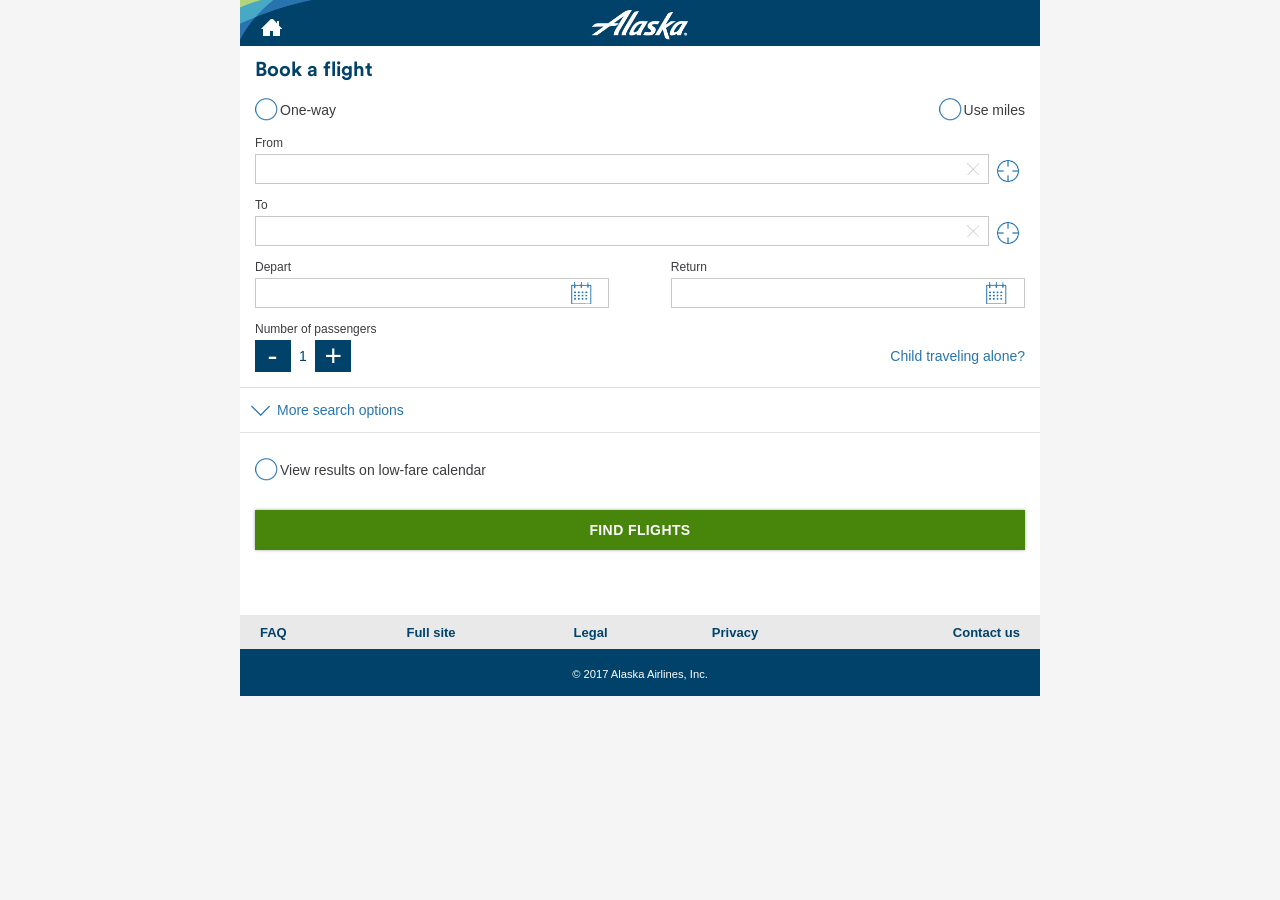
<file: framework/models/AndroidWorld/apps/java/com/google/androidenv/miniwob/app/assets/html/flight/Alaska-auto-medium/index.html>
<!doctype html>
<html>
  <head>
    <meta charset="utf-8" />
    <meta name="viewport" content="width=device-width, initial-scale=1.0" />
    <title>Alaska</title>
    <link href="mobileweb-v3-28-6227-21813.css" rel="stylesheet" />
    <script tyoe="text/javascript" src="../flight-common/inject.js"></script>
    <script tyoe="text/javascript" src="surrogate/airportLookup.js"></script>
    <script type="text/javascript">
      window.Modernizr = (function (a, b, c) {
        function u(a) {
          j.cssText = a;
        }
        function v(a, b) {
          return u(prefixes.join(a + ";") + (b || ""));
        }
        function w(a, b) {
          return typeof a === b;
        }
        function x(a, b) {
          return !!~("" + a).indexOf(b);
        }
        function y(a, b, d) {
          var e, f;
          for (e in a) {
            f = b[a[e]];
            if (f !== c) return d === !1 ? a[e] : w(f, "function") ? f.bind(d || b) : f;
          }
          return !1;
        }
        var d = "2.5.3",
          e = {},
          f = !0,
          g = b.documentElement,
          h = "modernizr",
          i = b.createElement(h),
          j = i.style,
          k,
          l = {}.toString,
          m = {},
          n = {},
          o = {},
          p = [],
          q = p.slice,
          r,
          s = {}.hasOwnProperty,
          t,
          z;
        (t =
          !w(s, "undefined") && !w(s.call, "undefined")
            ? function (a, b) {
                return s.call(a, b);
              }
            : function (a, b) {
                return b in a && w(a.constructor.prototype[b], "undefined");
              }),
          Function.prototype.bind ||
            (Function.prototype.bind = function (b) {
              var c = this,
                d,
                e;
              if (typeof c != "function") throw new TypeError();
              return (
                (d = q.call(arguments, 1)),
                (e = function () {
                  var a, f, g;
                  return this instanceof e
                    ? ((a = function () {}),
                      (a.prototype = c.prototype),
                      (f = new a()),
                      (g = c.apply(f, d.concat(q.call(arguments)))),
                      Object(g) === g ? g : f)
                    : c.apply(b, d.concat(q.call(arguments)));
                }),
                e
              );
            }),
          (m.geolocation = function () {
            return !!navigator.geolocation;
          }),
          (m.localstorage = function () {
            try {
              return localStorage.setItem(h, h), localStorage.removeItem(h), !0;
            } catch (a) {
              return !1;
            }
          }),
          (m.applicationcache = function () {
            return !!a.applicationCache;
          });
        for (z in m)
          t(m, z) && ((r = z.toLowerCase()), (e[r] = m[z]()), p.push((e[r] ? "" : "no-") + r));
        return (
          u(""),
          (i = k = null),
          (e._version = d),
          (g.className =
            g.className.replace(/(^|\s)no-js(\s|$)/, "$1$2") + (f ? " js " + p.join(" ") : "")),
          e
        );
      })(this, this.document);
    </script>
  </head>
  <body>
    <a href="/" role="navigation" class="banner" title="Home"
      ><img src="images/logo2.png" class="alaska_logo" alt="Alaska Airlines"
    /></a>
    <div id="client-msg-div"></div>
    <div role="main" id="main">
      <div id="starth1" class="header">
        <h1 class="h1">Book a flight</h1>
      </div>
      <form
        class="miniwob-main-form"
        action="shopping/flights"
        id="searchForm"
        method="post"
        onsubmit="Alaska.spinner.show(); createSearchCookie();"
      >
        <input id="server-date" type="hidden" value="3/1/2017" />
        <input id="cacheId" name="CacheId" type="hidden" />
        <input id="searchType" type="hidden" value="RoundTrip" />
        <input id="depShldrSel" name="SaveFields.DepShldrSel" type="hidden" value="False" />
        <input id="retShldrSel" name="SaveFields.RetShldrSel" type="hidden" value="False" />
        <input id="SelDepOptId" name="SaveFields.SelDepOptId" type="hidden" value="-1" />
        <input id="SelDepFareCode" name="SaveFields.SelDepFareCode" type="hidden" value="" />
        <input id="SelRetOptId" name="SaveFields.SelRetOptId" type="hidden" value="-1" />
        <input id="SelRetFareCode" name="SaveFields.SelRetFareCode" type="hidden" value="" />
        <div class="form-row group">
          <div class="left">
            <input
              id="srh-isow"
              class="css-chkbox"
              type="checkbox"
              onchange="Alaska.toggleSearch(this);"
            />
            <label for="srh-isow" class="css-lbl" onclick="">One-way</label>
          </div>
          <div class="right" id="use-miles-div">
            <input
              id="srh-is-miles"
              class="css-chkbox"
              type="checkbox"
              onchange="Alaska.toggleMiles(this);"
              name="SearchFields.IsAwardBooking"
              value="true"
            />
            <label for="srh-is-miles" class="css-lbl" onclick="">Use miles</label>
            <input type="hidden" name="SearchFields.IsAwardBooking" value="false" />
          </div>
        </div>
        <input
          data-val="true"
          data-val-required="The SearchType field is required."
          id="srh-type"
          name="SearchFields.SearchType"
          type="hidden"
          value="RoundTrip"
        />
        <div class="form-row geo-wrap" id="geo-from-wrap">
          <label for="geo-from" class="text-label">
            From
            <input
              autocomplete="off"
              autocorrect="off"
              class="text-input-pad"
              id="geo-from"
              name="SearchFields.DepartureCity"
              type="text"
              value=""
          /></label>
          <div class="cleartxt" onclick="Alaska.clearTxt(this)"></div>
          <div class="geo-button" id="geo-from-button">
            <span class="geo-img">Geolocation</span>
          </div>
        </div>
        <div class="form-row geo-wrap" id="geo-to-wrap">
          <label for="geo-to" class="text-label">
            To
            <input
              autocomplete="off"
              autocorrect="off"
              class="text-input-pad"
              id="geo-to"
              name="SearchFields.ArrivalCity"
              type="text"
              value=""
          /></label>
          <div class="cleartxt" onclick="Alaska.clearTxt(this)"></div>
          <div class="geo-button" id="geo-to-button"><span class="geo-img">Geolocation</span></div>
        </div>
        <div class="form-row group">
          <div class="datecnt left">
            <label id="lbldep-date" for="departure-date" class="text-label">Depart</label>
            <input
              autocomplete="off"
              autocorrect="off"
              class="text-input calbg"
              id="departure-date"
              maxlength="10"
              name="SearchFields.DepartureDate"
              type="text"
              value=""
            />
          </div>
          <div id="rt-container" class="datecnt right" style="">
            <label id="lblret-date" for="return-date" class="text-label">Return</label>
            <input
              autocomplete="off"
              autocorrect="off"
              class="text-input calbg"
              id="return-date"
              maxlength="10"
              name="SearchFields.ReturnDate"
              type="text"
              value=""
            />
          </div>
          <div class="clear"></div>
        </div>
        <div class="form-row">
          <label for="num-travelers" class="text-label">Number of passengers</label>
          <div id="num-travelers-cnt" class="left group">
            <div class="tnum-button" onclick="Alaska.numTravelers(0);">-</div>
            <div id="tnum-display">1</div>
            <div class="tnum-button" onclick="Alaska.numTravelers(1);">+</div>
          </div>
          <input
            data-val="true"
            data-val-number="The field NumberOfTravelers must be a number."
            data-val-required="The NumberOfTravelers field is required."
            id="num-travelers"
            name="SearchFields.NumberOfTravelers"
            type="hidden"
            value="1"
          />
          <a id="umnrlink" class="right" href="javascript:Alaska.UMNRMsg(0)"
            >Child traveling alone?</a
          >
          <div class="clear"></div>
        </div>
        <div id="moreoptionsdiv" class="drop">
          <h2 class="closed drop-head">More search options</h2>
          <div class="drop-content">
            <div style="margin-bottom: 1.5em">
              <div id="cabin-container" class="form-row">
                <div class="row-label-head" style="margin-bottom: 5px">Cabin</div>
                <div class="form-row radio-controller two group">
                  <label
                    for="cabin-coach"
                    class="left-link current"
                    onclick="Alaska.toggleRadio(this);Alaska.toggleUpgs();"
                    ><input
                      checked="checked"
                      data-val="true"
                      data-val-required="The CabinType field is required."
                      id="cabin-coach"
                      name="SearchFields.CabinType"
                      type="radio"
                      value="Coach"
                    />Coach</label
                  >
                  <label
                    for="cabin-first"
                    class="right-link"
                    onclick="Alaska.toggleRadio(this);Alaska.toggleUpgs();"
                    ><input
                      id="cabin-first"
                      name="SearchFields.CabinType"
                      type="radio"
                      value="First"
                    /><span id="cabin-ftext">First</span></label
                  >
                </div>
              </div>
              <div id="upg-container" class="form-row">
                <div class="row-label-head" style="margin-bottom: 5px">Upgrade options</div>
                <div class="form-row radio-controller five group upg-options-container">
                  <label
                    for="upg-none"
                    class="left-link current"
                    onclick="Alaska.toggleRadio(this);"
                    ><input
                      checked="checked"
                      data-val="true"
                      data-val-required="The UpgradeOption field is required."
                      id="upg-none"
                      name="SearchFields.UpgradeOption"
                      type="radio"
                      value="none"
                    />None</label
                  >
                  <label for="upg-mvp" class="center-link" onclick="Alaska.toggleRadio(this);"
                    ><input
                      id="upg-mvp"
                      name="SearchFields.UpgradeOption"
                      type="radio"
                      value="mvpupg"
                    />MVP&reg;</label
                  >
                  <label for="upg-gold" class="center-link" onclick="Alaska.toggleRadio(this);"
                    ><input
                      id="upg-gold"
                      name="SearchFields.UpgradeOption"
                      type="radio"
                      value="goldupg"
                    />Gold</label
                  >
                  <label for="upg-gold75k" class="center-link" onclick="Alaska.toggleRadio(this);"
                    ><input
                      id="upg-gold75k"
                      name="SearchFields.UpgradeOption"
                      type="radio"
                      value="gold75kupg"
                    />Gold 75k</label
                  >
                  <label for="upg-miles" class="right-link" onclick="Alaska.toggleRadio(this);"
                    ><input
                      id="upg-miles"
                      name="SearchFields.UpgradeOption"
                      type="radio"
                      value="mileageupg"
                    />Miles</label
                  >
                </div>
              </div>
              <div class="form-row discount-code-wrap" id="discount-code-container">
                <label for="discount-code" class="text-label">
                  Discount code
                  <input
                    class="text-input clear"
                    id="discount-code"
                    maxlength="30"
                    name="SearchFields.DiscountCode"
                    type="text"
                    value=""
                  />
                  <input id="DiscountCode" name="DiscountCode" type="hidden" value="" />
                  <input id="SourcePage" name="SourcePage" type="hidden" value="Search" />
                </label>
                <div class="cleartxt" onclick="Alaska.clearTxt(this)"></div>
                <div class="info-button">
                  <span class="info-img" onclick="Alaska.verifyDiscountCode();"></span>
                </div>
              </div>
            </div>
          </div>
        </div>
        <div id="is-cal-div" style="padding-top: 25px; padding-bottom: 13px">
          <input id="deals-link" name="deals-link" type="hidden" value="" />
          <input
            type="checkbox"
            id="is-cal"
            name="SearchFields.IsCalendar"
            class="css-chkbox"
            value="true"
            onclick="Alaska.toggleCal(this);"
          />
          <label for="is-cal" class="css-lbl"> View results on low-fare calendar </label>
          <input type="hidden" name="SearchFields.IsCalendar" value="false" />
        </div>
        <div class="form-row last" style="padding-top: 15px">
          <input type="submit" class="button" value="Find Flights" />
        </div>
        <script type="text/javascript">
          var enableCookiesMsg = "Cookies must be enabled to use this feature.";
        </script>
      </form>
      <div id="spinner-cnt" class="disable-ui" style="display: none">
        <div id="aSpinner" class="container" style="position: absolute">
          <div class="spinner">
            <div class="bar1"></div>
            <div class="bar2"></div>
            <div class="bar3"></div>
            <div class="bar4"></div>
            <div class="bar5"></div>
            <div class="bar6"></div>
            <div class="bar7"></div>
            <div class="bar8"></div>
            <div class="bar9"></div>
            <div class="bar10"></div>
            <div class="bar11"></div>
            <div class="bar12"></div>
          </div>
        </div>
      </div>
    </div>
    <div id="footer-wrapper">
      <ul id="footer-nav" class="group">
        <li id="help-link"><a href="/faq">FAQ</a></li>
        <li id="full-link"><a href="badurl" onclick="trackFullSiteLink();">Full site</a></li>
        <li id="legal-link"><a href="badurl">Legal</a></li>
        <li id="privacy-link"><a href="badurl">Privacy</a></li>
        <li id="contact-link"><a href="/contact">Contact us</a></li>
      </ul>
      <div id="more-links"></div>
      <div id="copyright">&copy; 2017 Alaska Airlines, Inc.</div>
      <div id="debug">v3-28-6227-21813</div>
    </div>
    <script type="text/javascript" src="scripts/main.js"></script>
    <script type="text/javascript" src="scripts/shopbook.js"></script>
    <script type="text/javascript" src="scripts/datepickr.js"></script>
    <script type="text/javascript">
      clearShopAllCookie();
      InitSearch();
    </script>
  </body>
</html>
</file>
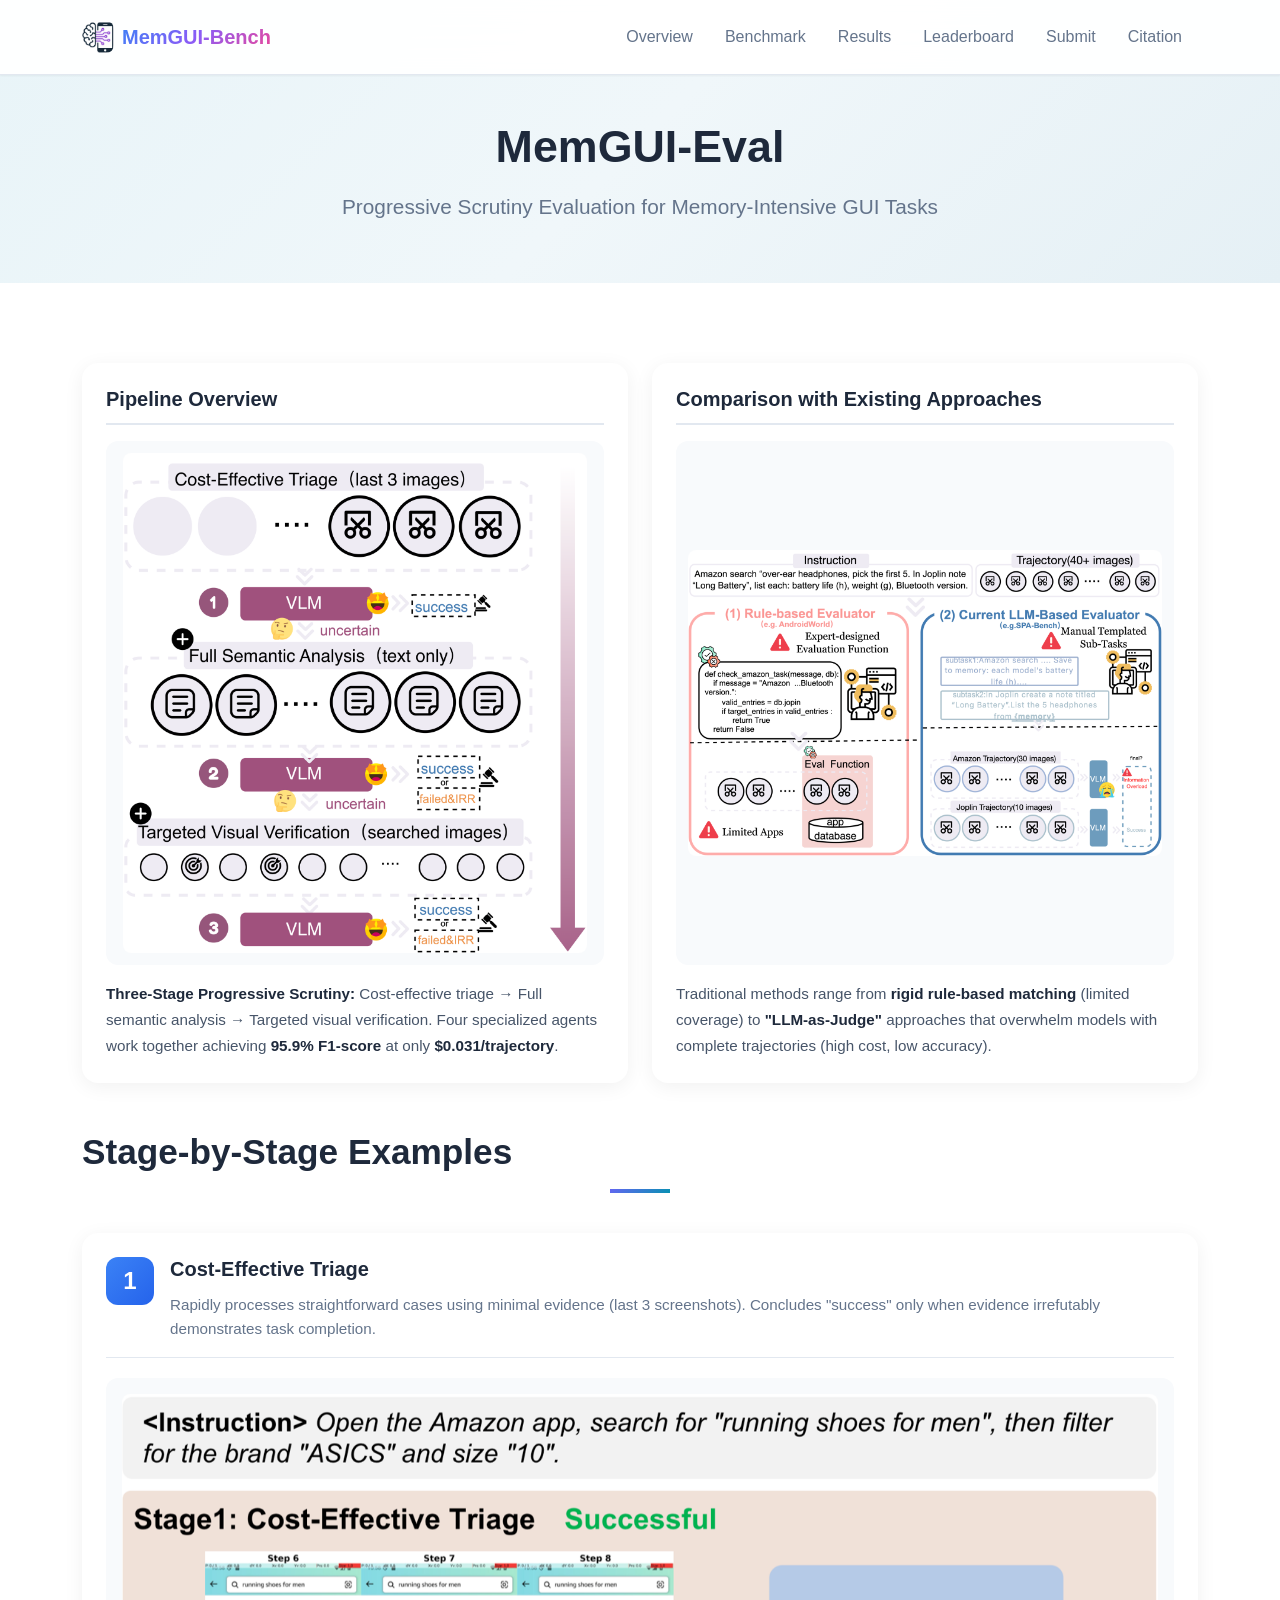
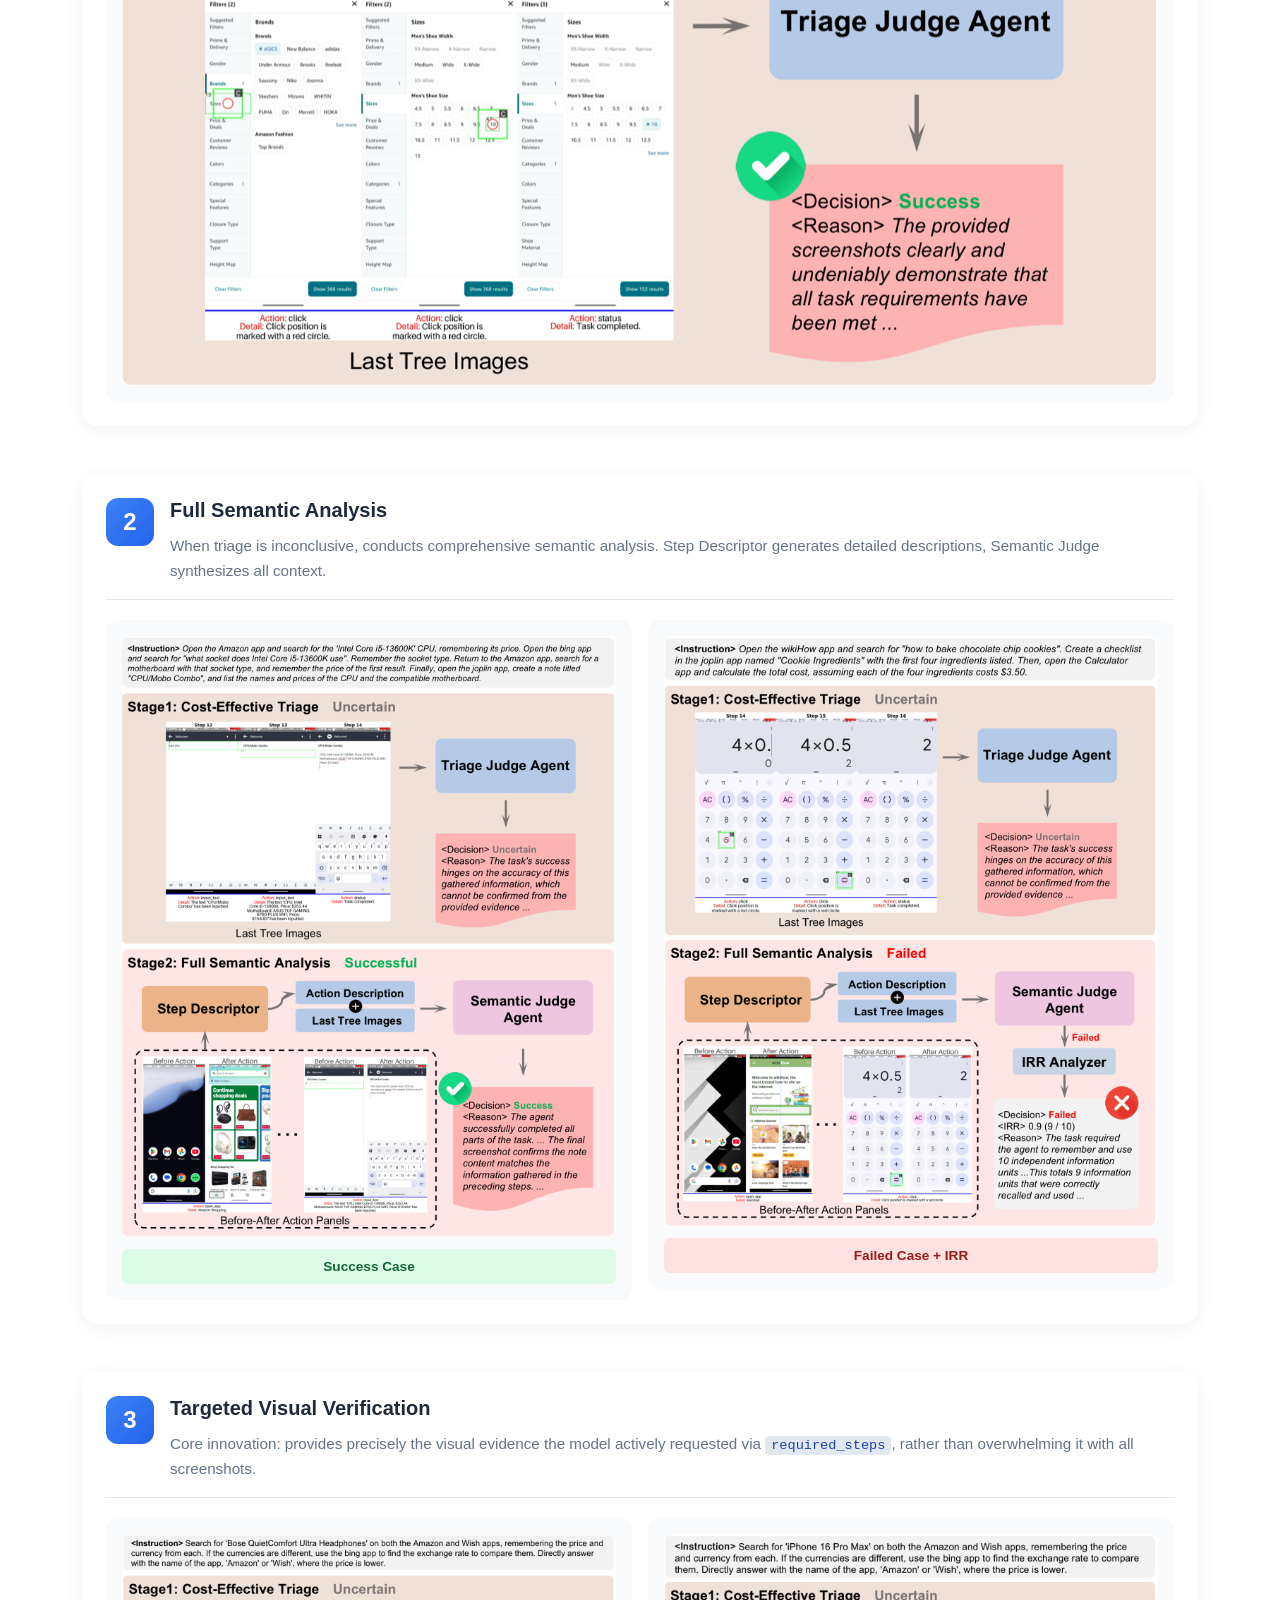
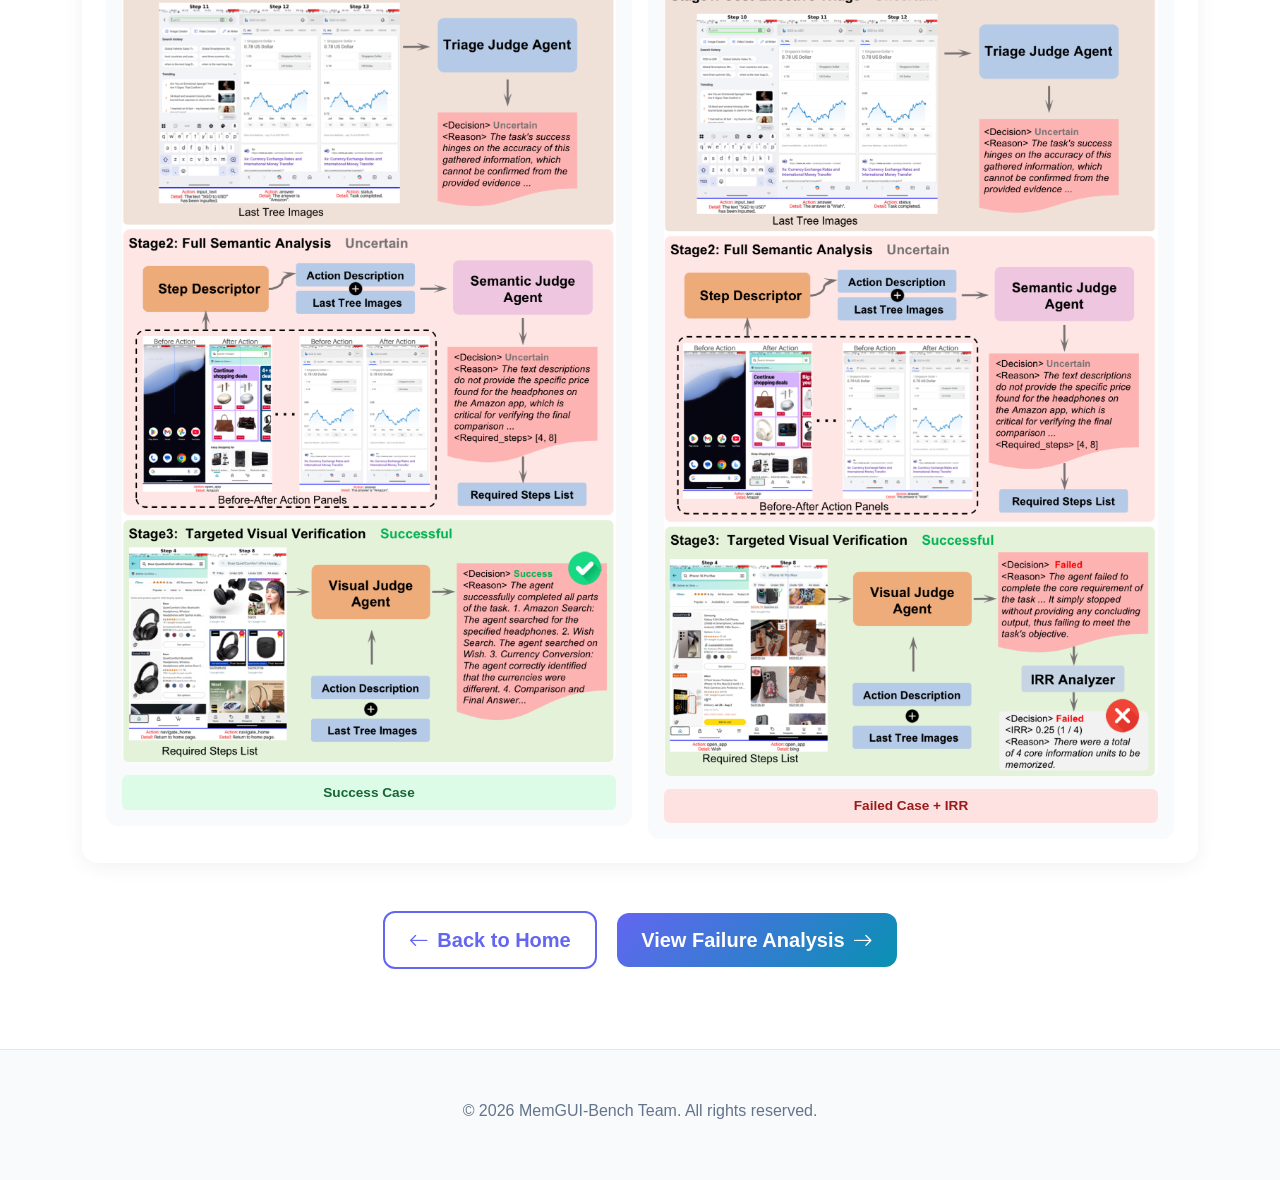
<file: docs/eval-pipeline.html>
<!DOCTYPE html>
<html lang="en">
<head>
  <meta charset="UTF-8">
  <meta name="viewport" content="width=device-width, initial-scale=1.0">
  <title>MemGUI-Eval | MemGUI-Bench</title>
  <link href="https://cdn.jsdelivr.net/npm/bootstrap@5.3.0/dist/css/bootstrap.min.css" rel="stylesheet">
  <link href="https://cdn.jsdelivr.net/npm/bootstrap-icons@1.10.0/font/bootstrap-icons.css" rel="stylesheet">
  <link href="css/style.css" rel="stylesheet">
  <link href="css/gallery.css" rel="stylesheet">
  <link rel="icon" type="image/png" href="assets/favicon.png">
</head>
<body>
  <!-- Navigation -->
  <nav class="navbar navbar-expand-lg fixed-top">
    <div class="container">
      <a class="navbar-brand" href="index.html">
        <img src="assets/favicon.png" alt="MemGUI-Bench" class="brand-icon">
        <span class="brand-text">MemGUI-Bench</span>
      </a>
      <button class="navbar-toggler" type="button" data-bs-toggle="collapse" data-bs-target="#navbarNav">
        <span class="navbar-toggler-icon"></span>
      </button>
      <div class="collapse navbar-collapse" id="navbarNav">
        <ul class="navbar-nav ms-auto">
          <li class="nav-item"><a class="nav-link" href="index.html#overview">Overview</a></li>
          <li class="nav-item"><a class="nav-link" href="index.html#benchmark">Benchmark</a></li>
          <li class="nav-item"><a class="nav-link" href="index.html#results">Results</a></li>
          <li class="nav-item"><a class="nav-link" href="leaderboard.html">Leaderboard</a></li>
          <li class="nav-item"><a class="nav-link" href="submission.html">Submit</a></li>
          <li class="nav-item"><a class="nav-link" href="index.html#citation">Citation</a></li>
        </ul>
      </div>
    </div>
  </nav>

  <!-- Page Header -->
  <header class="page-header">
    <div class="container">
      <h1 class="page-title">MemGUI-Eval</h1>
      <p class="page-subtitle">Progressive Scrutiny Evaluation for Memory-Intensive GUI Tasks</p>
    </div>
  </header>

  <!-- Main Content -->
  <main class="section-padding">
    <div class="container">
      
      <!-- Overview & Comparison Section (Side by Side) -->
      <section class="gallery-section mb-5">
        <div class="row g-4 align-items-stretch">
          <div class="col-lg-6">
            <div class="eval-card h-100">
              <h4 class="eval-card-title">Pipeline Overview</h4>
              <div class="eval-card-img">
                <a href="images/eval-pipeline/eval-pipeline-overview.png" data-lightbox="eval">
                  <img src="images/eval-pipeline/eval-pipeline-overview.png" alt="MemGUI-Eval Pipeline Overview">
                </a>
              </div>
              <p class="eval-card-desc">
                <strong>Three-Stage Progressive Scrutiny:</strong> Cost-effective triage → Full semantic analysis → Targeted visual verification. 
                Four specialized agents work together achieving <strong>95.9% F1-score</strong> at only <strong>$0.031/trajectory</strong>.
              </p>
            </div>
          </div>
          <div class="col-lg-6">
            <div class="eval-card h-100">
              <h4 class="eval-card-title">Comparison with Existing Approaches</h4>
              <div class="eval-card-img">
                <a href="images/eval-pipeline/evaluator-comparison.png" data-lightbox="eval">
                  <img src="images/eval-pipeline/evaluator-comparison.png" alt="Evaluator Comparison">
                </a>
              </div>
              <p class="eval-card-desc">
                Traditional methods range from <strong>rigid rule-based matching</strong> (limited coverage) to 
                <strong>"LLM-as-Judge"</strong> approaches that overwhelm models with complete trajectories (high cost, low accuracy).
              </p>
            </div>
          </div>
        </div>
      </section>

      <!-- Stage Examples -->
      <section class="gallery-section mb-5">
        <h2 class="section-title">Stage-by-Stage Examples</h2>
        
        <!-- Stage 1 -->
        <div class="stage-section mb-5">
          <div class="stage-header">
            <span class="stage-number">1</span>
            <div class="stage-info">
              <h3>Cost-Effective Triage</h3>
              <p>Rapidly processes straightforward cases using minimal evidence (last 3 screenshots). Concludes "success" only when evidence irrefutably demonstrates task completion.</p>
            </div>
          </div>
          <div class="stage-example">
            <a href="images/eval-pipeline/stage1-success.png" data-lightbox="stages">
              <img src="images/eval-pipeline/stage1-success.png" alt="Stage 1 Success Example">
            </a>
          </div>
        </div>

        <!-- Stage 2 -->
        <div class="stage-section mb-5">
          <div class="stage-header">
            <span class="stage-number">2</span>
            <div class="stage-info">
              <h3>Full Semantic Analysis</h3>
              <p>When triage is inconclusive, conducts comprehensive semantic analysis. Step Descriptor generates detailed descriptions, Semantic Judge synthesizes all context.</p>
            </div>
          </div>
          <div class="row g-3">
            <div class="col-lg-6">
              <div class="stage-example">
                <a href="images/eval-pipeline/stage2-success.png" data-lightbox="stages">
                  <img src="images/eval-pipeline/stage2-success.png" alt="Stage 2 Success">
                </a>
                <span class="example-label success">Success Case</span>
              </div>
            </div>
            <div class="col-lg-6">
              <div class="stage-example">
                <a href="images/eval-pipeline/stage2-failed.png" data-lightbox="stages">
                  <img src="images/eval-pipeline/stage2-failed.png" alt="Stage 2 Failed">
                </a>
                <span class="example-label failed">Failed Case + IRR</span>
              </div>
            </div>
          </div>
        </div>

        <!-- Stage 3 -->
        <div class="stage-section mb-5">
          <div class="stage-header">
            <span class="stage-number">3</span>
            <div class="stage-info">
              <h3>Targeted Visual Verification</h3>
              <p>Core innovation: provides precisely the visual evidence the model actively requested via <code>required_steps</code>, rather than overwhelming it with all screenshots.</p>
            </div>
          </div>
          <div class="row g-3">
            <div class="col-lg-6">
              <div class="stage-example">
                <a href="images/eval-pipeline/stage3-success.png" data-lightbox="stages">
                  <img src="images/eval-pipeline/stage3-success.png" alt="Stage 3 Success">
                </a>
                <span class="example-label success">Success Case</span>
              </div>
            </div>
            <div class="col-lg-6">
              <div class="stage-example">
                <a href="images/eval-pipeline/stage3-failed.png" data-lightbox="stages">
                  <img src="images/eval-pipeline/stage3-failed.png" alt="Stage 3 Failed">
                </a>
                <span class="example-label failed">Failed Case + IRR</span>
              </div>
            </div>
          </div>
        </div>
      </section>

      <!-- Back Link -->
      <div class="text-center mt-5">
        <a href="index.html" class="btn btn-outline-primary btn-lg">
          <i class="bi bi-arrow-left"></i> Back to Home
        </a>
        <a href="failure-analysis.html" class="btn btn-primary btn-lg ms-3">
          View Failure Analysis <i class="bi bi-arrow-right"></i>
        </a>
      </div>

    </div>
  </main>

  <!-- Footer -->
  <footer class="footer">
    <div class="container text-center">
      <p>&copy; 2026 MemGUI-Bench Team. All rights reserved.</p>
    </div>
  </footer>

  <script src="https://cdn.jsdelivr.net/npm/bootstrap@5.3.0/dist/js/bootstrap.bundle.min.js"></script>
</body>
</html>
</file>
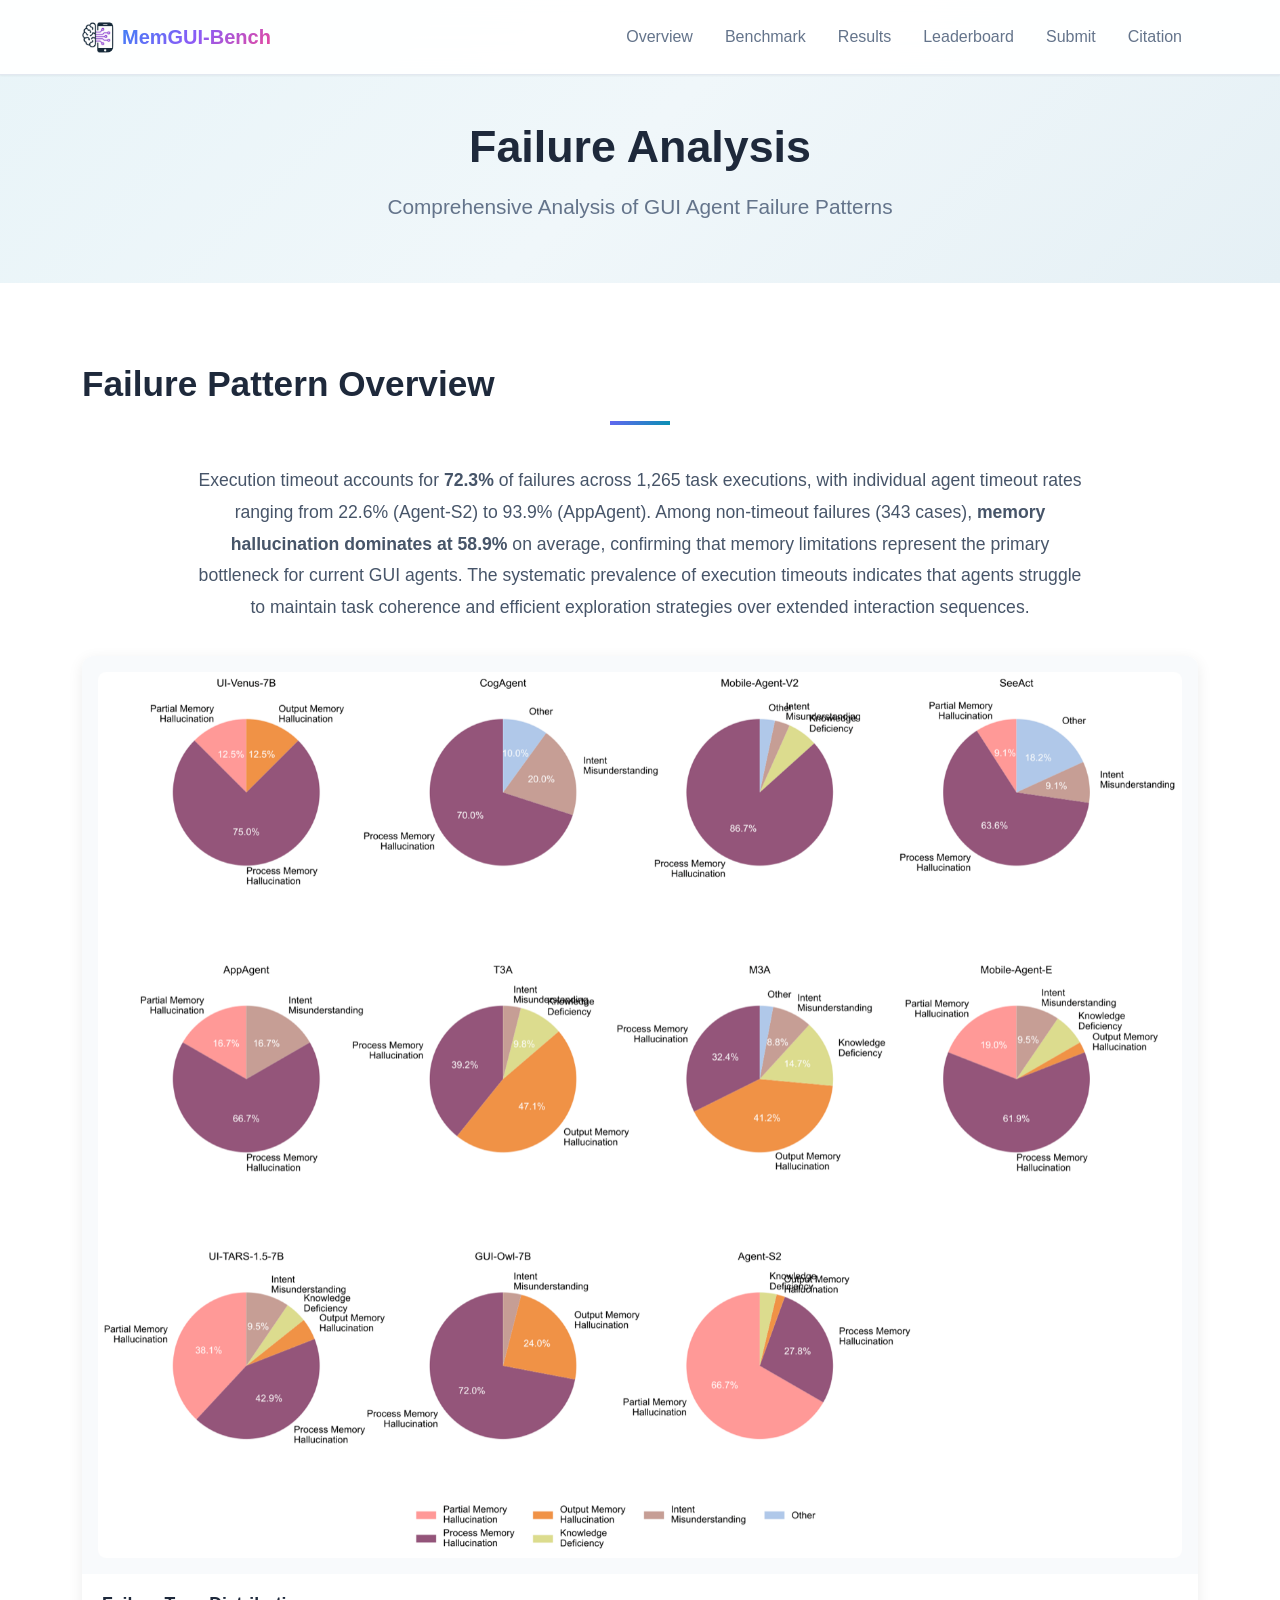
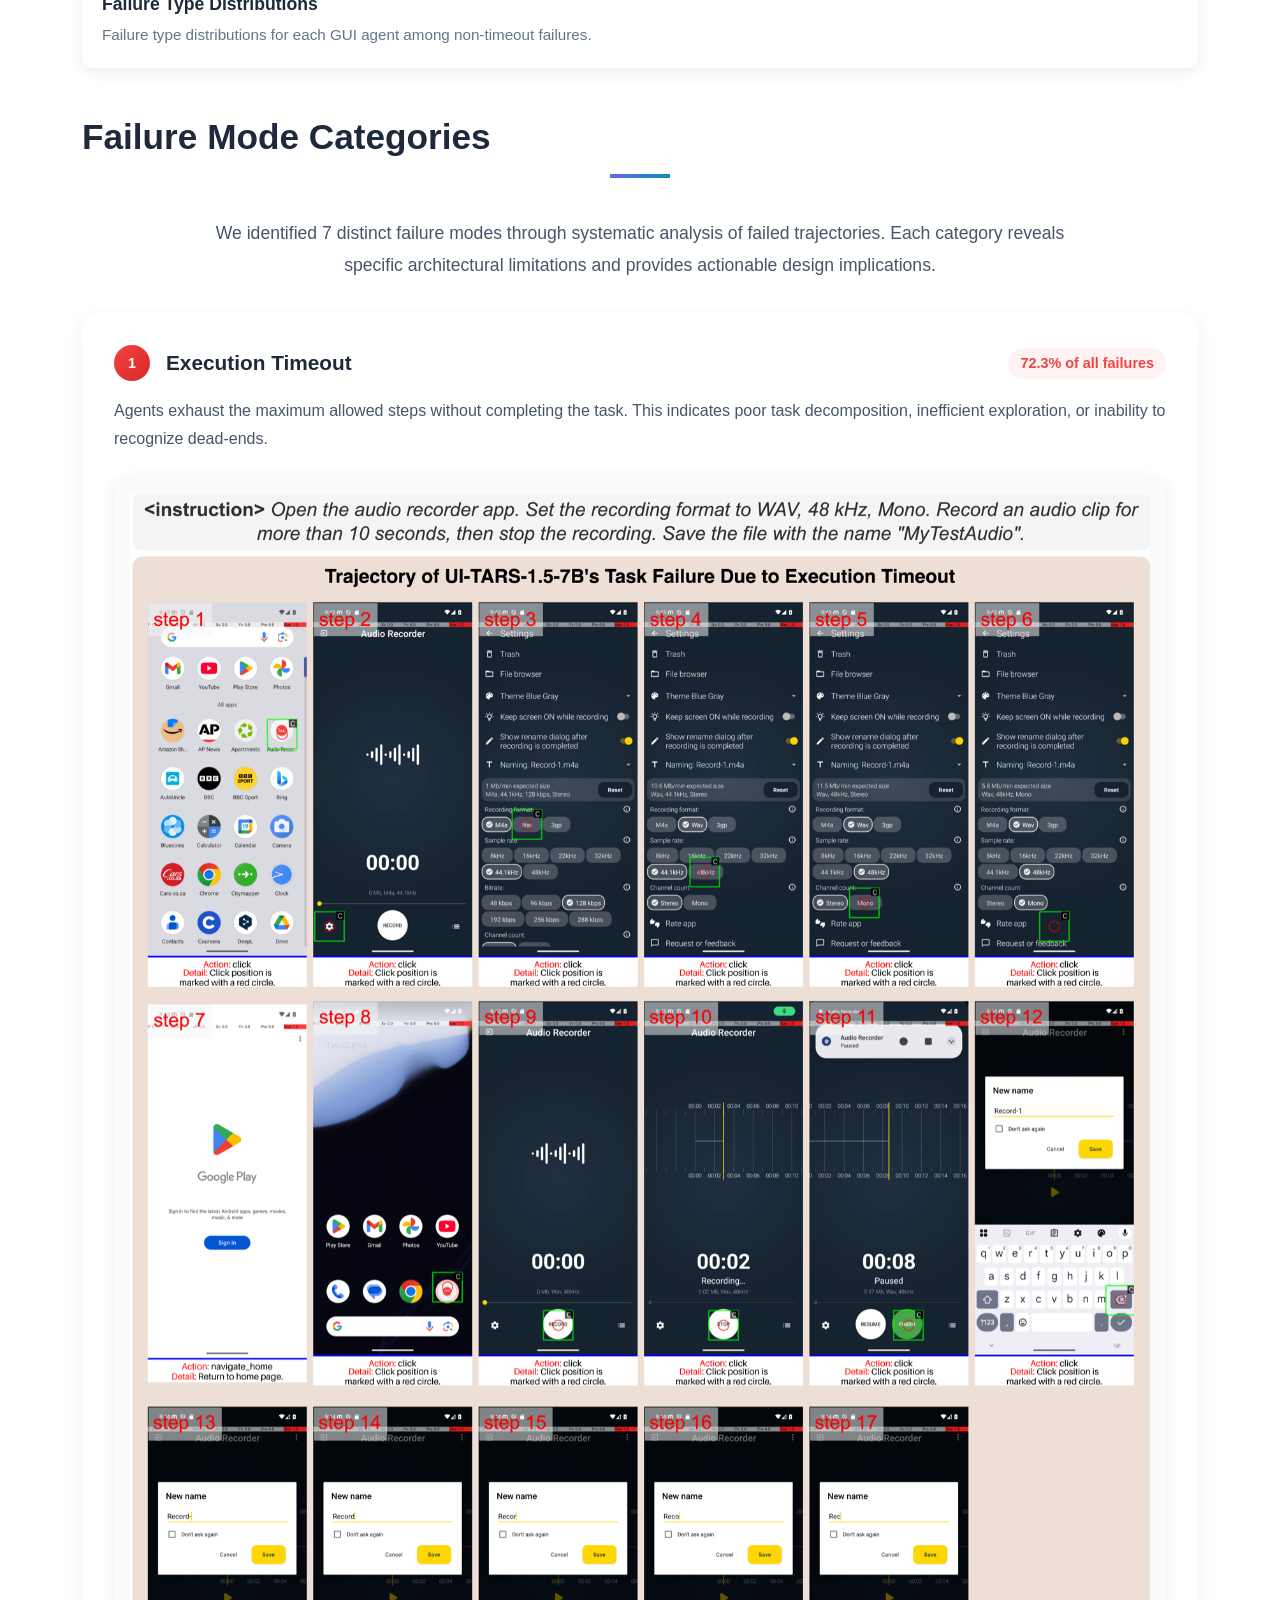
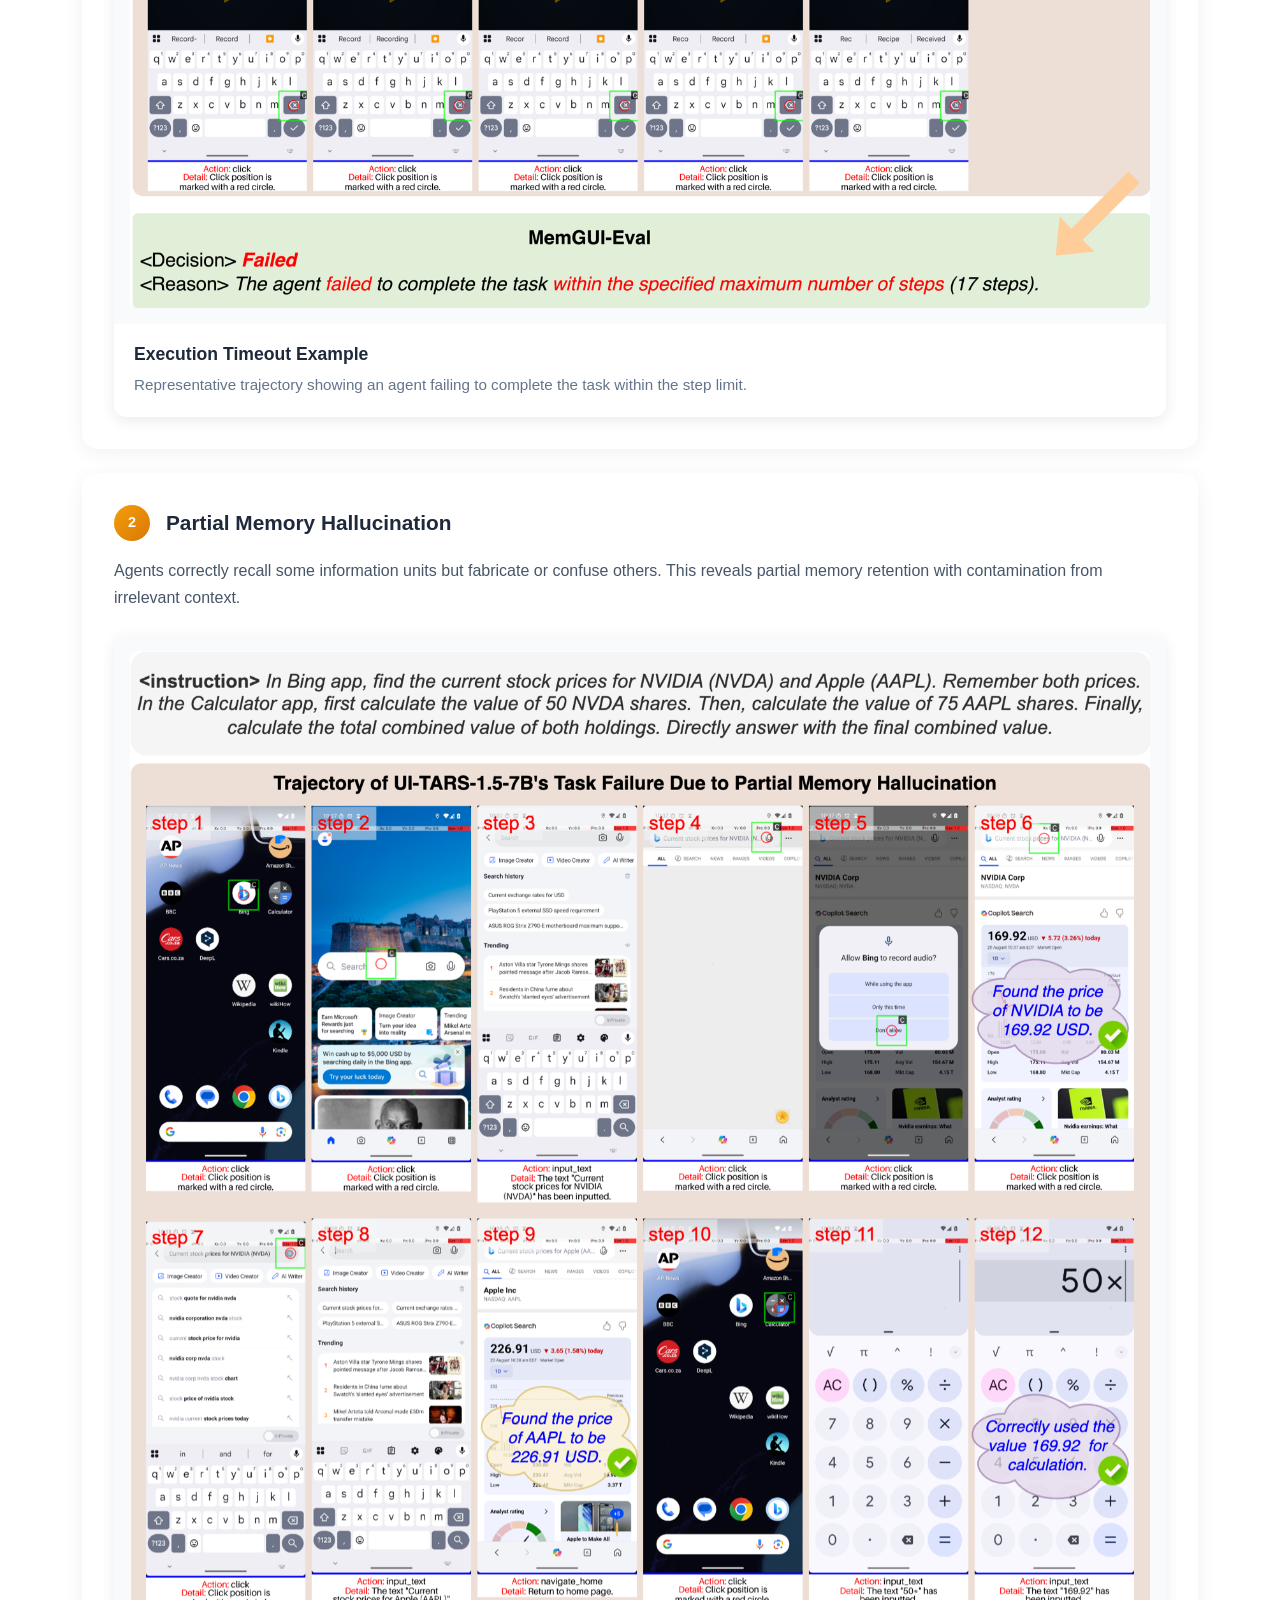
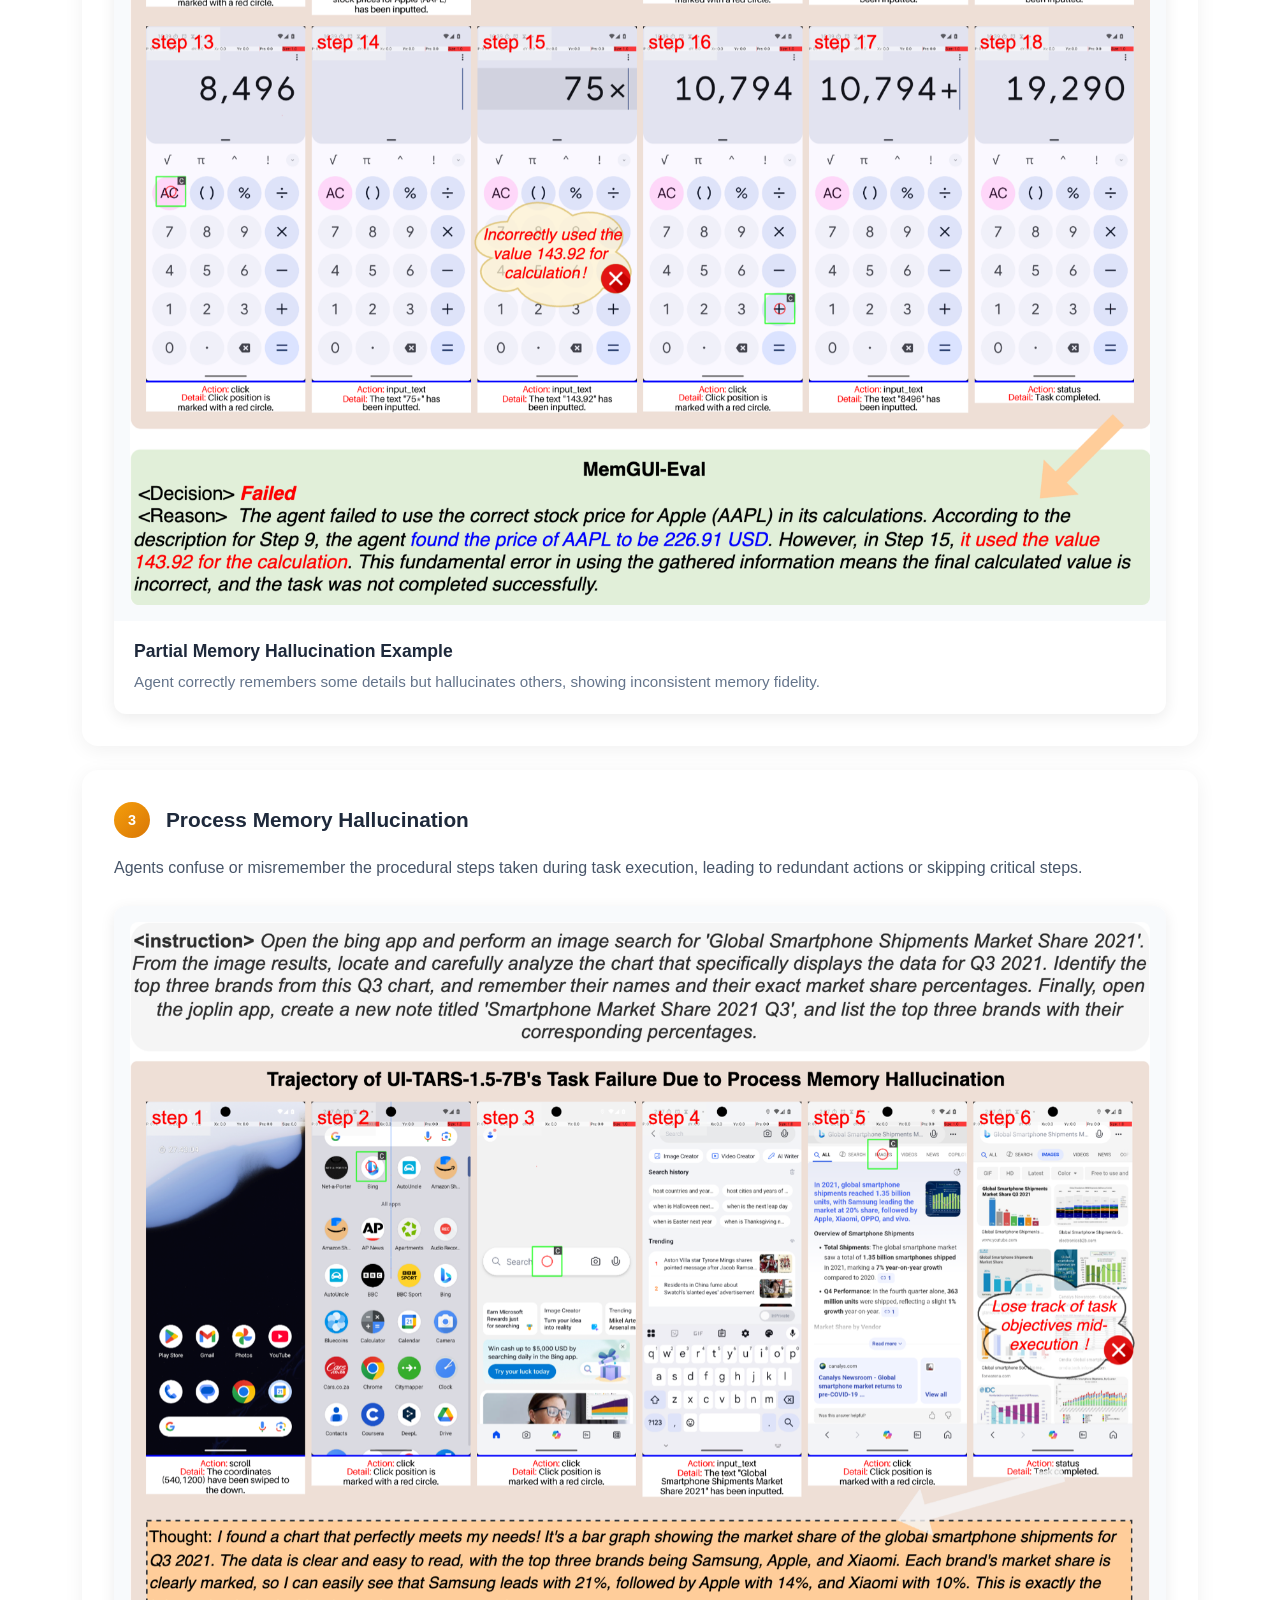
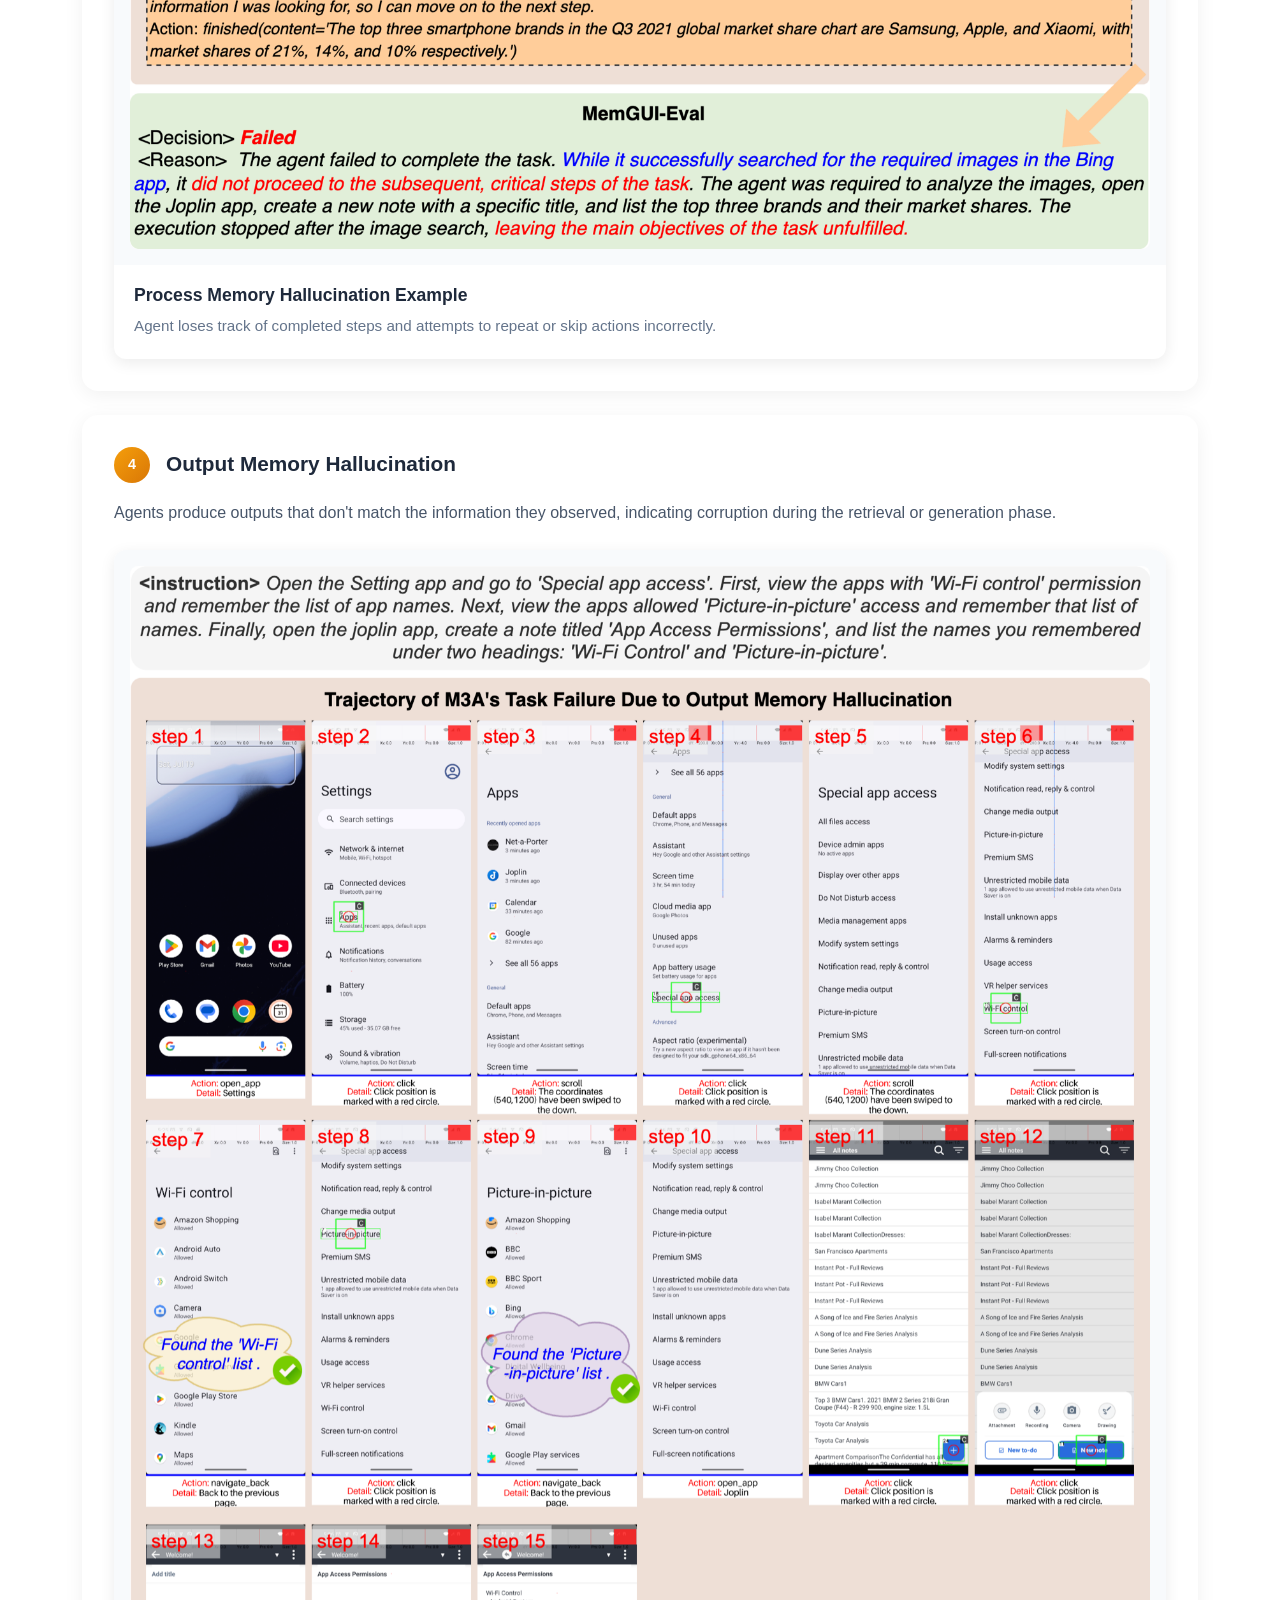
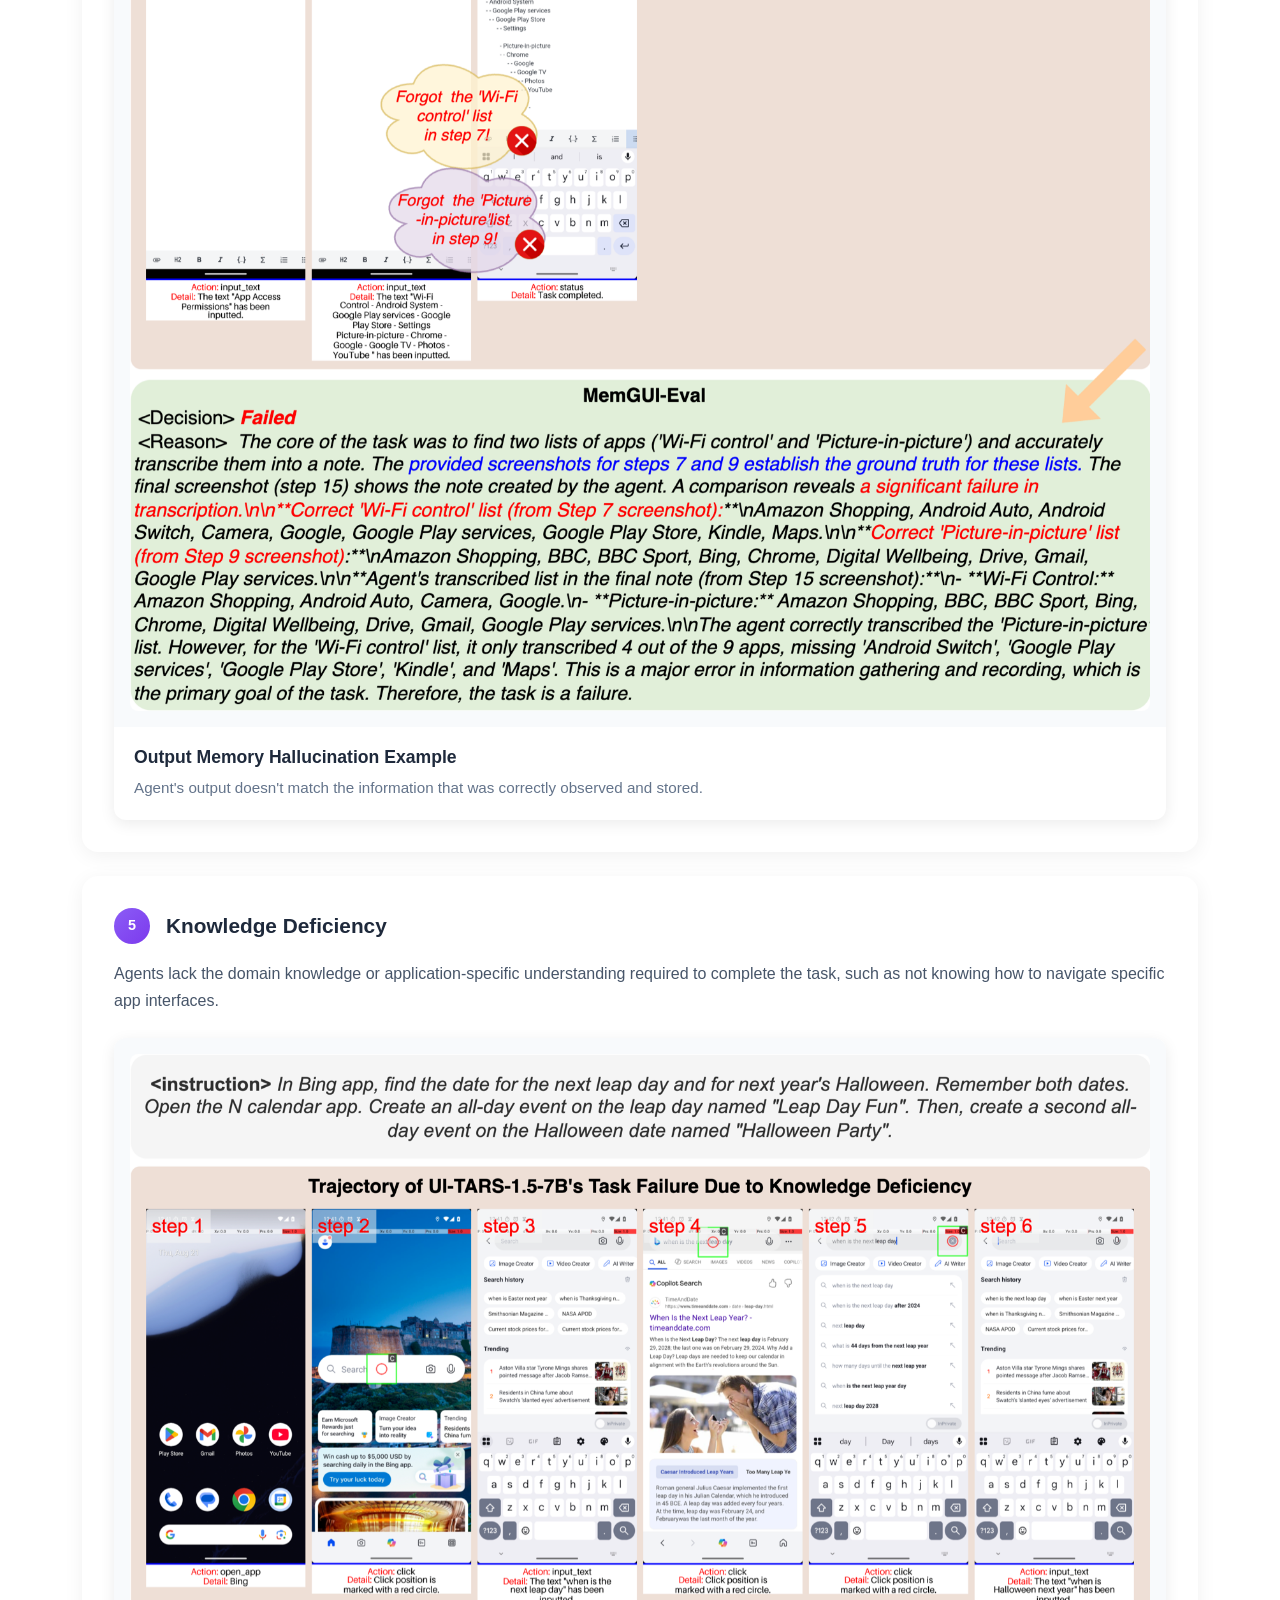
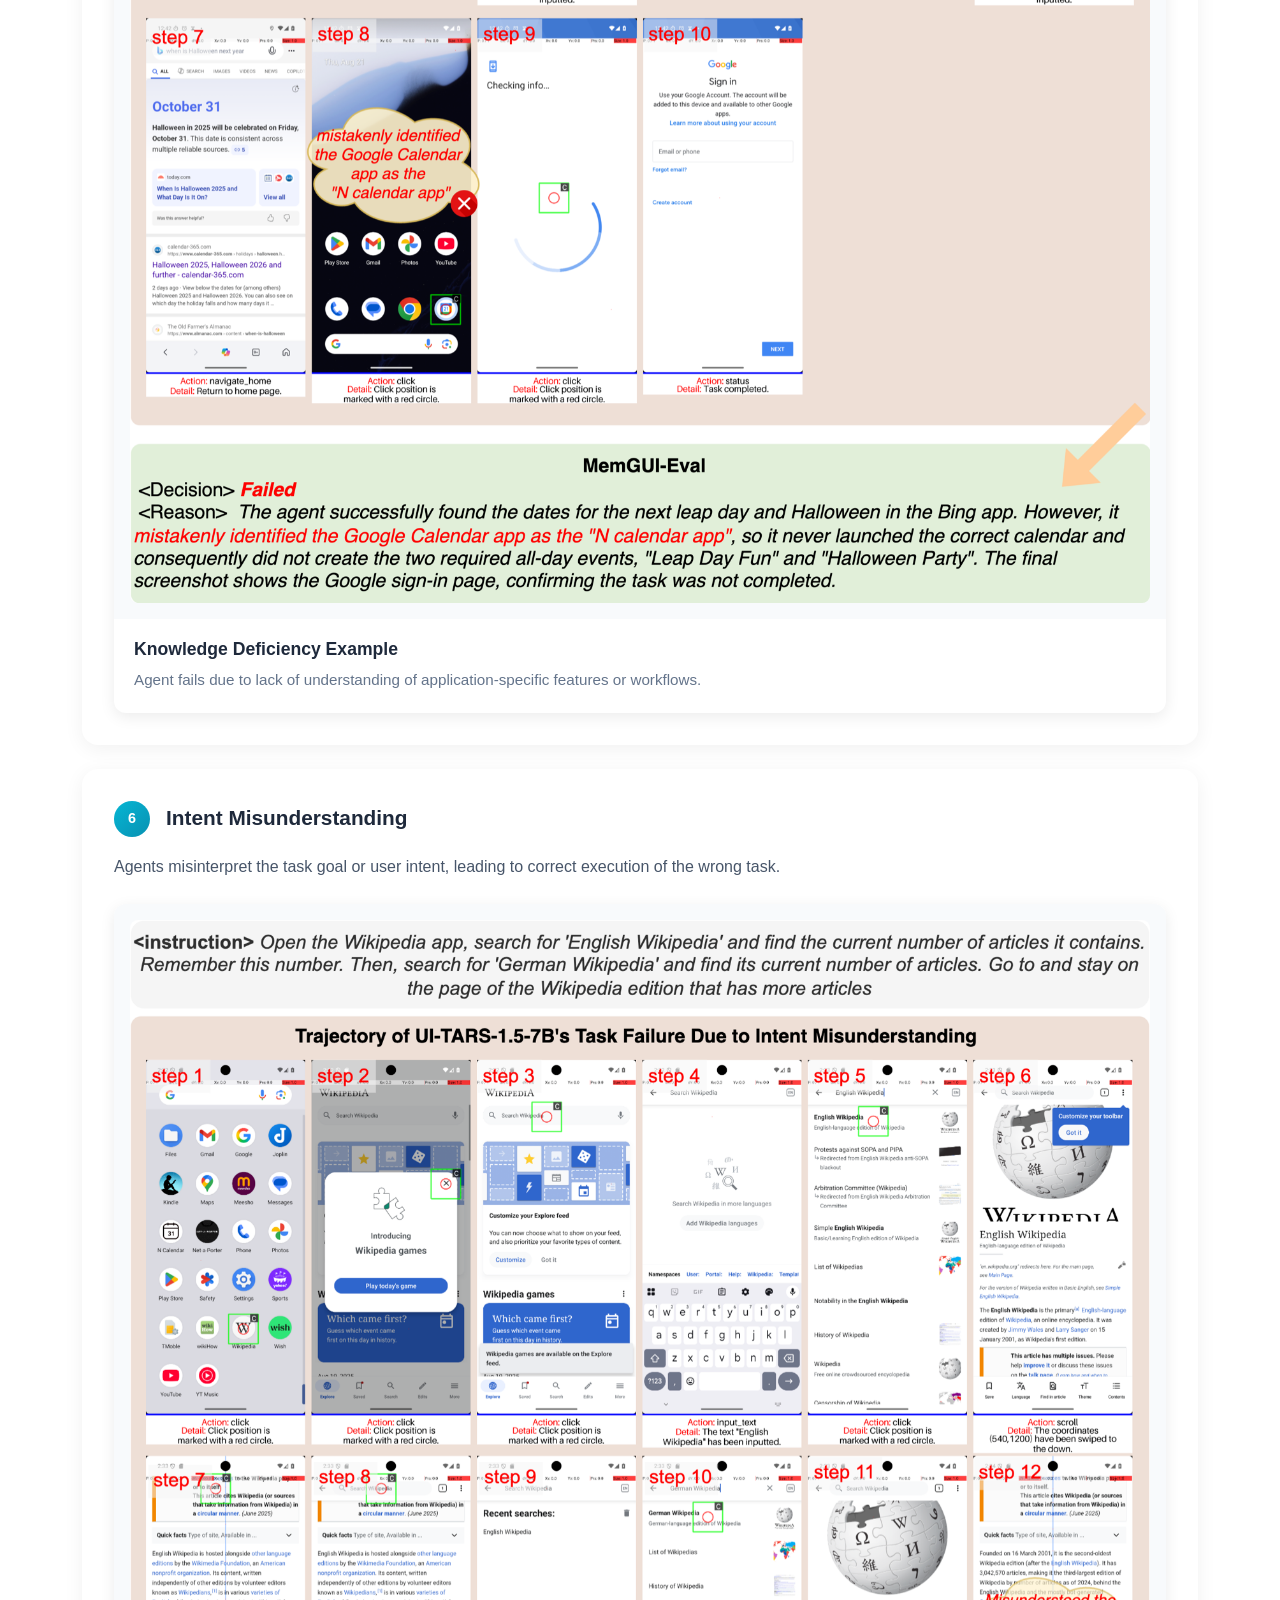
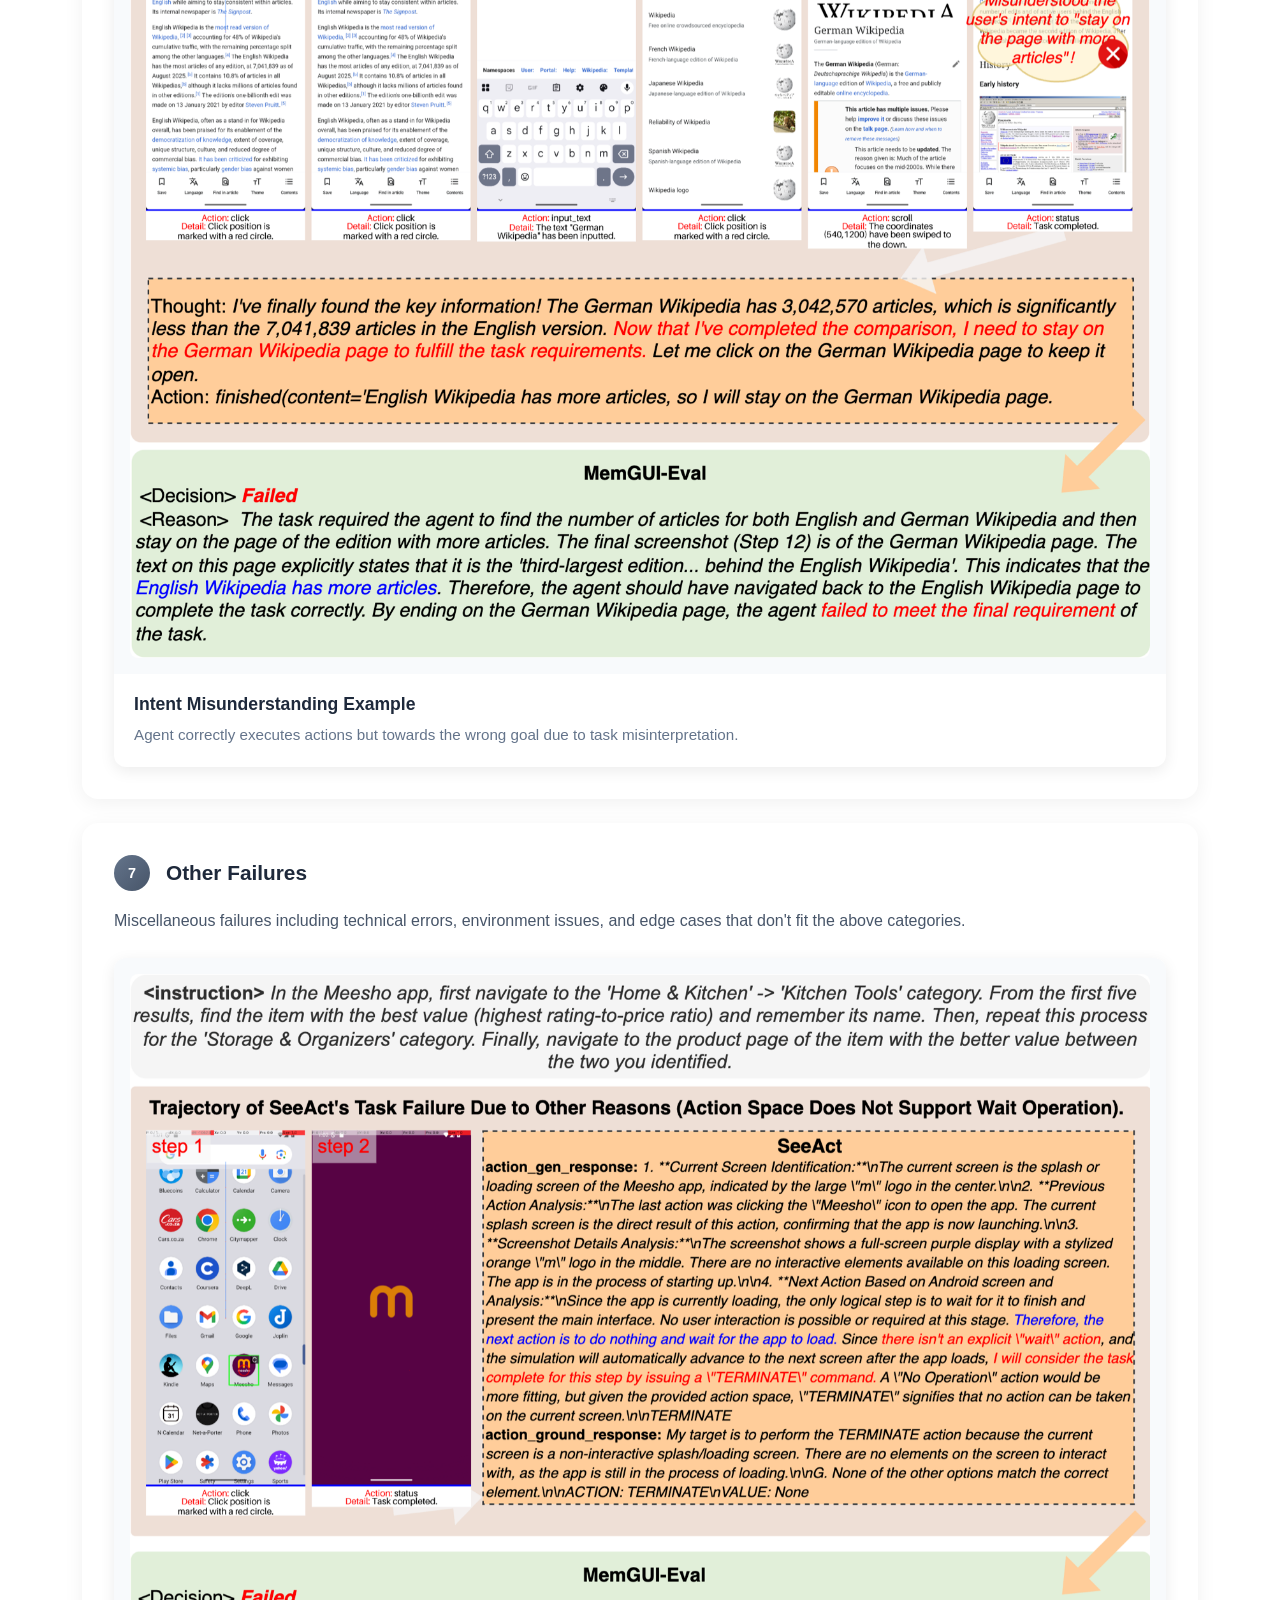
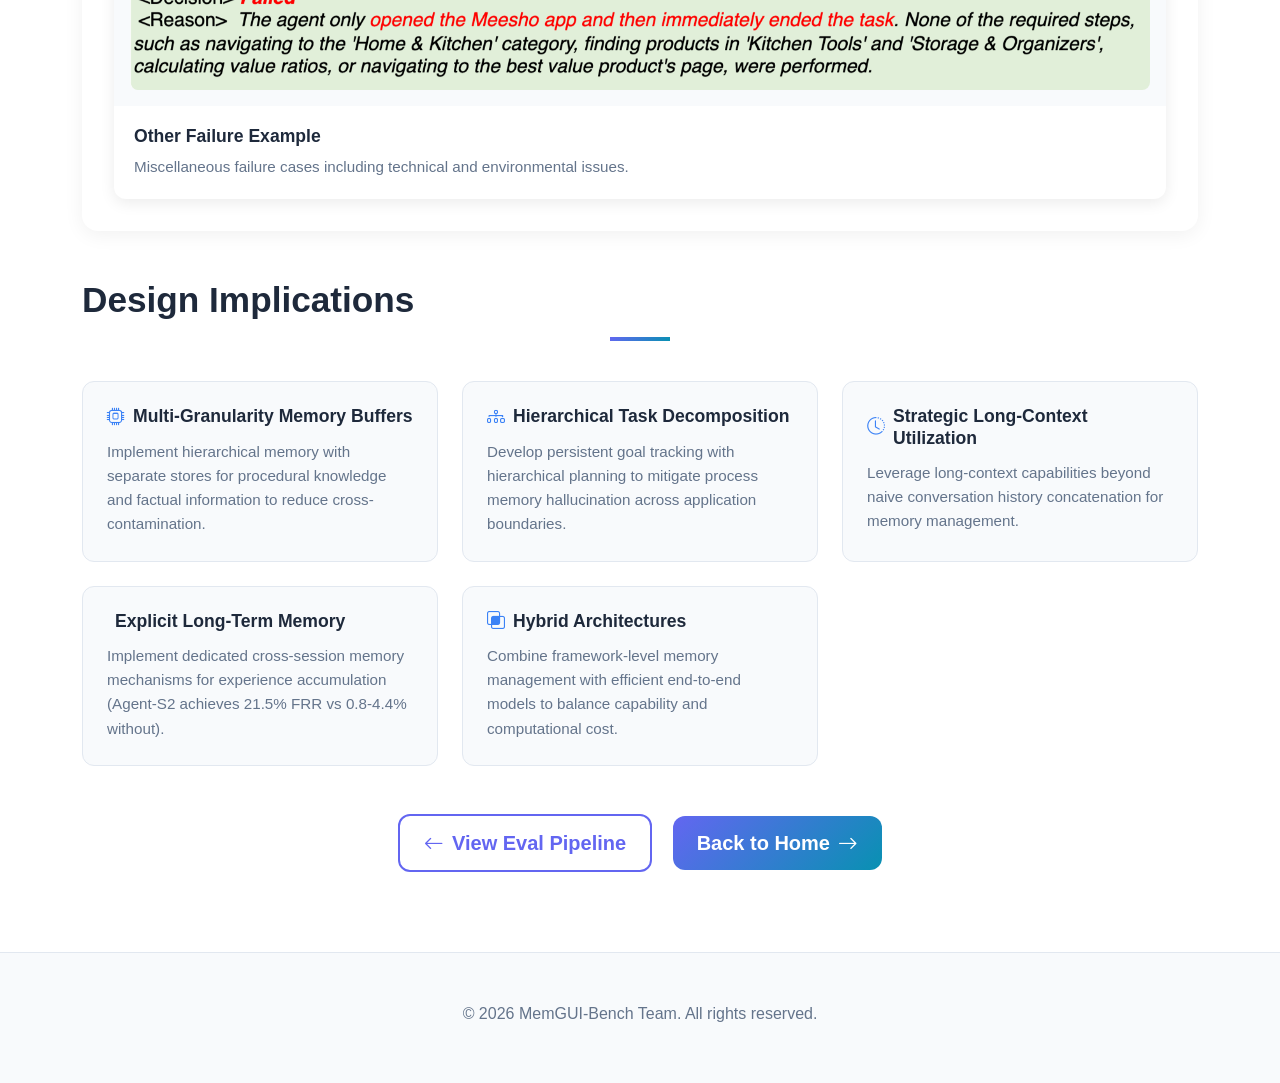
<file: docs/failure-analysis.html>
<!DOCTYPE html>
<html lang="en">
<head>
  <meta charset="UTF-8">
  <meta name="viewport" content="width=device-width, initial-scale=1.0">
  <title>Failure Analysis | MemGUI-Bench</title>
  <link href="https://cdn.jsdelivr.net/npm/bootstrap@5.3.0/dist/css/bootstrap.min.css" rel="stylesheet">
  <link href="https://cdn.jsdelivr.net/npm/bootstrap-icons@1.10.0/font/bootstrap-icons.css" rel="stylesheet">
  <link href="css/style.css" rel="stylesheet">
  <link href="css/gallery.css" rel="stylesheet">
  <link rel="icon" type="image/png" href="assets/favicon.png">
</head>
<body>
  <!-- Navigation -->
  <nav class="navbar navbar-expand-lg fixed-top">
    <div class="container">
      <a class="navbar-brand" href="index.html">
        <img src="assets/favicon.png" alt="MemGUI-Bench" class="brand-icon">
        <span class="brand-text">MemGUI-Bench</span>
      </a>
      <button class="navbar-toggler" type="button" data-bs-toggle="collapse" data-bs-target="#navbarNav">
        <span class="navbar-toggler-icon"></span>
      </button>
      <div class="collapse navbar-collapse" id="navbarNav">
        <ul class="navbar-nav ms-auto">
          <li class="nav-item"><a class="nav-link" href="index.html#overview">Overview</a></li>
          <li class="nav-item"><a class="nav-link" href="index.html#benchmark">Benchmark</a></li>
          <li class="nav-item"><a class="nav-link" href="index.html#results">Results</a></li>
          <li class="nav-item"><a class="nav-link" href="leaderboard.html">Leaderboard</a></li>
          <li class="nav-item"><a class="nav-link" href="submission.html">Submit</a></li>
          <li class="nav-item"><a class="nav-link" href="index.html#citation">Citation</a></li>
        </ul>
      </div>
    </div>
  </nav>

  <!-- Page Header -->
  <header class="page-header">
    <div class="container">
      <h1 class="page-title">Failure Analysis</h1>
      <p class="page-subtitle">Comprehensive Analysis of GUI Agent Failure Patterns</p>
    </div>
  </header>

  <!-- Main Content -->
  <main class="section-padding">
    <div class="container">
      
      <!-- Overview -->
      <section class="gallery-section mb-5">
        <h2 class="section-title">Failure Pattern Overview</h2>
        <p class="section-desc">
          Execution timeout accounts for <strong>72.3%</strong> of failures across 1,265 task executions, 
          with individual agent timeout rates ranging from 22.6% (Agent-S2) to 93.9% (AppAgent). 
          Among non-timeout failures (343 cases), <strong>memory hallucination dominates at 58.9%</strong> on average,
          confirming that memory limitations represent the primary bottleneck for current GUI agents.
          The systematic prevalence of execution timeouts indicates that agents struggle to maintain 
          task coherence and efficient exploration strategies over extended interaction sequences.
        </p>
        
        <div class="gallery-grid">
          <div class="gallery-item full-width">
            <a href="images/failure-analysis/failure-case-distribution.png" class="gallery-link" data-lightbox="failure">
              <img src="images/failure-analysis/failure-case-distribution.png" alt="Failure Case Distribution">
            </a>
            <div class="gallery-caption">
              <h5>Failure Type Distributions</h5>
              <p>Failure type distributions for each GUI agent among non-timeout failures.</p>
            </div>
          </div>
        </div>
      </section>

      <!-- Failure Categories -->
      <section class="gallery-section mb-5">
        <h2 class="section-title">Failure Mode Categories</h2>
        <p class="section-desc">
          We identified 7 distinct failure modes through systematic analysis of failed trajectories. 
          Each category reveals specific architectural limitations and provides actionable design implications.
        </p>

        <!-- Failure Mode 1: Execution Timeout -->
        <div class="failure-card mb-4">
          <div class="failure-header">
            <span class="failure-badge timeout">1</span>
            <h3 class="failure-title">Execution Timeout</h3>
            <span class="failure-rate">72.3% of all failures</span>
          </div>
          <p class="failure-desc">
            Agents exhaust the maximum allowed steps without completing the task. 
            This indicates poor task decomposition, inefficient exploration, or inability to recognize dead-ends.
          </p>
          <div class="gallery-grid">
            <div class="gallery-item full-width">
              <a href="images/failure-analysis/execution-timeout.png" class="gallery-link" data-lightbox="failures">
                <img src="images/failure-analysis/execution-timeout.png" alt="Execution Timeout">
              </a>
              <div class="gallery-caption">
                <h5>Execution Timeout Example</h5>
                <p>Representative trajectory showing an agent failing to complete the task within the step limit.</p>
              </div>
            </div>
          </div>
        </div>

        <!-- Failure Mode 2: Partial Memory Hallucination -->
        <div class="failure-card mb-4">
          <div class="failure-header">
            <span class="failure-badge memory">2</span>
            <h3 class="failure-title">Partial Memory Hallucination</h3>
          </div>
          <p class="failure-desc">
            Agents correctly recall some information units but fabricate or confuse others. 
            This reveals partial memory retention with contamination from irrelevant context.
          </p>
          <div class="gallery-grid">
            <div class="gallery-item full-width">
              <a href="images/failure-analysis/partial-memory-hallucination.png" class="gallery-link" data-lightbox="failures">
                <img src="images/failure-analysis/partial-memory-hallucination.png" alt="Partial Memory Hallucination">
              </a>
              <div class="gallery-caption">
                <h5>Partial Memory Hallucination Example</h5>
                <p>Agent correctly remembers some details but hallucinates others, showing inconsistent memory fidelity.</p>
              </div>
            </div>
          </div>
        </div>

        <!-- Failure Mode 3: Process Memory Hallucination -->
        <div class="failure-card mb-4">
          <div class="failure-header">
            <span class="failure-badge memory">3</span>
            <h3 class="failure-title">Process Memory Hallucination</h3>
          </div>
          <p class="failure-desc">
            Agents confuse or misremember the procedural steps taken during task execution, 
            leading to redundant actions or skipping critical steps.
          </p>
          <div class="gallery-grid">
            <div class="gallery-item full-width">
              <a href="images/failure-analysis/process-memory-hallucination.png" class="gallery-link" data-lightbox="failures">
                <img src="images/failure-analysis/process-memory-hallucination.png" alt="Process Memory Hallucination">
              </a>
              <div class="gallery-caption">
                <h5>Process Memory Hallucination Example</h5>
                <p>Agent loses track of completed steps and attempts to repeat or skip actions incorrectly.</p>
              </div>
            </div>
          </div>
        </div>

        <!-- Failure Mode 4: Output Memory Hallucination -->
        <div class="failure-card mb-4">
          <div class="failure-header">
            <span class="failure-badge memory">4</span>
            <h3 class="failure-title">Output Memory Hallucination</h3>
          </div>
          <p class="failure-desc">
            Agents produce outputs that don't match the information they observed, 
            indicating corruption during the retrieval or generation phase.
          </p>
          <div class="gallery-grid">
            <div class="gallery-item full-width">
              <a href="images/failure-analysis/output-memory-hallucination.png" class="gallery-link" data-lightbox="failures">
                <img src="images/failure-analysis/output-memory-hallucination.png" alt="Output Memory Hallucination">
              </a>
              <div class="gallery-caption">
                <h5>Output Memory Hallucination Example</h5>
                <p>Agent's output doesn't match the information that was correctly observed and stored.</p>
              </div>
            </div>
          </div>
        </div>

        <!-- Failure Mode 5: Knowledge Deficiency -->
        <div class="failure-card mb-4">
          <div class="failure-header">
            <span class="failure-badge knowledge">5</span>
            <h3 class="failure-title">Knowledge Deficiency</h3>
          </div>
          <p class="failure-desc">
            Agents lack the domain knowledge or application-specific understanding required to complete the task, 
            such as not knowing how to navigate specific app interfaces.
          </p>
          <div class="gallery-grid">
            <div class="gallery-item full-width">
              <a href="images/failure-analysis/knowledge-deficiency.png" class="gallery-link" data-lightbox="failures">
                <img src="images/failure-analysis/knowledge-deficiency.png" alt="Knowledge Deficiency">
              </a>
              <div class="gallery-caption">
                <h5>Knowledge Deficiency Example</h5>
                <p>Agent fails due to lack of understanding of application-specific features or workflows.</p>
              </div>
            </div>
          </div>
        </div>

        <!-- Failure Mode 6: Intent Misunderstanding -->
        <div class="failure-card mb-4">
          <div class="failure-header">
            <span class="failure-badge intent">6</span>
            <h3 class="failure-title">Intent Misunderstanding</h3>
          </div>
          <p class="failure-desc">
            Agents misinterpret the task goal or user intent, leading to correct execution of the wrong task.
          </p>
          <div class="gallery-grid">
            <div class="gallery-item full-width">
              <a href="images/failure-analysis/intent-misunderstanding.png" class="gallery-link" data-lightbox="failures">
                <img src="images/failure-analysis/intent-misunderstanding.png" alt="Intent Misunderstanding">
              </a>
              <div class="gallery-caption">
                <h5>Intent Misunderstanding Example</h5>
                <p>Agent correctly executes actions but towards the wrong goal due to task misinterpretation.</p>
              </div>
            </div>
          </div>
        </div>

        <!-- Failure Mode 7: Other -->
        <div class="failure-card mb-4">
          <div class="failure-header">
            <span class="failure-badge other">7</span>
            <h3 class="failure-title">Other Failures</h3>
          </div>
          <p class="failure-desc">
            Miscellaneous failures including technical errors, environment issues, and edge cases 
            that don't fit the above categories.
          </p>
          <div class="gallery-grid">
            <div class="gallery-item full-width">
              <a href="images/failure-analysis/other-failures.png" class="gallery-link" data-lightbox="failures">
                <img src="images/failure-analysis/other-failures.png" alt="Other Failures">
              </a>
              <div class="gallery-caption">
                <h5>Other Failure Example</h5>
                <p>Miscellaneous failure cases including technical and environmental issues.</p>
              </div>
            </div>
          </div>
        </div>
      </section>

      <!-- Design Implications -->
      <section class="gallery-section mb-5">
        <h2 class="section-title">Design Implications</h2>
        <div class="row g-4">
          <div class="col-md-6 col-lg-4">
            <div class="implication-card">
              <h4><i class="bi bi-cpu"></i> Multi-Granularity Memory Buffers</h4>
              <p>Implement hierarchical memory with separate stores for procedural knowledge and factual information to reduce cross-contamination.</p>
            </div>
          </div>
          <div class="col-md-6 col-lg-4">
            <div class="implication-card">
              <h4><i class="bi bi-diagram-3"></i> Hierarchical Task Decomposition</h4>
              <p>Develop persistent goal tracking with hierarchical planning to mitigate process memory hallucination across application boundaries.</p>
            </div>
          </div>
          <div class="col-md-6 col-lg-4">
            <div class="implication-card">
              <h4><i class="bi bi-clock-history"></i> Strategic Long-Context Utilization</h4>
              <p>Leverage long-context capabilities beyond naive conversation history concatenation for memory management.</p>
            </div>
          </div>
          <div class="col-md-6 col-lg-4">
            <div class="implication-card">
              <h4><i class="bi bi-brain"></i> Explicit Long-Term Memory</h4>
              <p>Implement dedicated cross-session memory mechanisms for experience accumulation (Agent-S2 achieves 21.5% FRR vs 0.8-4.4% without).</p>
            </div>
          </div>
          <div class="col-md-6 col-lg-4">
            <div class="implication-card">
              <h4><i class="bi bi-intersect"></i> Hybrid Architectures</h4>
              <p>Combine framework-level memory management with efficient end-to-end models to balance capability and computational cost.</p>
            </div>
          </div>
        </div>
      </section>

      <!-- Back Link -->
      <div class="text-center mt-5">
        <a href="eval-pipeline.html" class="btn btn-outline-primary btn-lg">
          <i class="bi bi-arrow-left"></i> View Eval Pipeline
        </a>
        <a href="index.html" class="btn btn-primary btn-lg ms-3">
          Back to Home <i class="bi bi-arrow-right"></i>
        </a>
      </div>

    </div>
  </main>

  <!-- Footer -->
  <footer class="footer">
    <div class="container text-center">
      <p>&copy; 2026 MemGUI-Bench Team. All rights reserved.</p>
    </div>
  </footer>

  <script src="https://cdn.jsdelivr.net/npm/bootstrap@5.3.0/dist/js/bootstrap.bundle.min.js"></script>
</body>
</html>
</file>
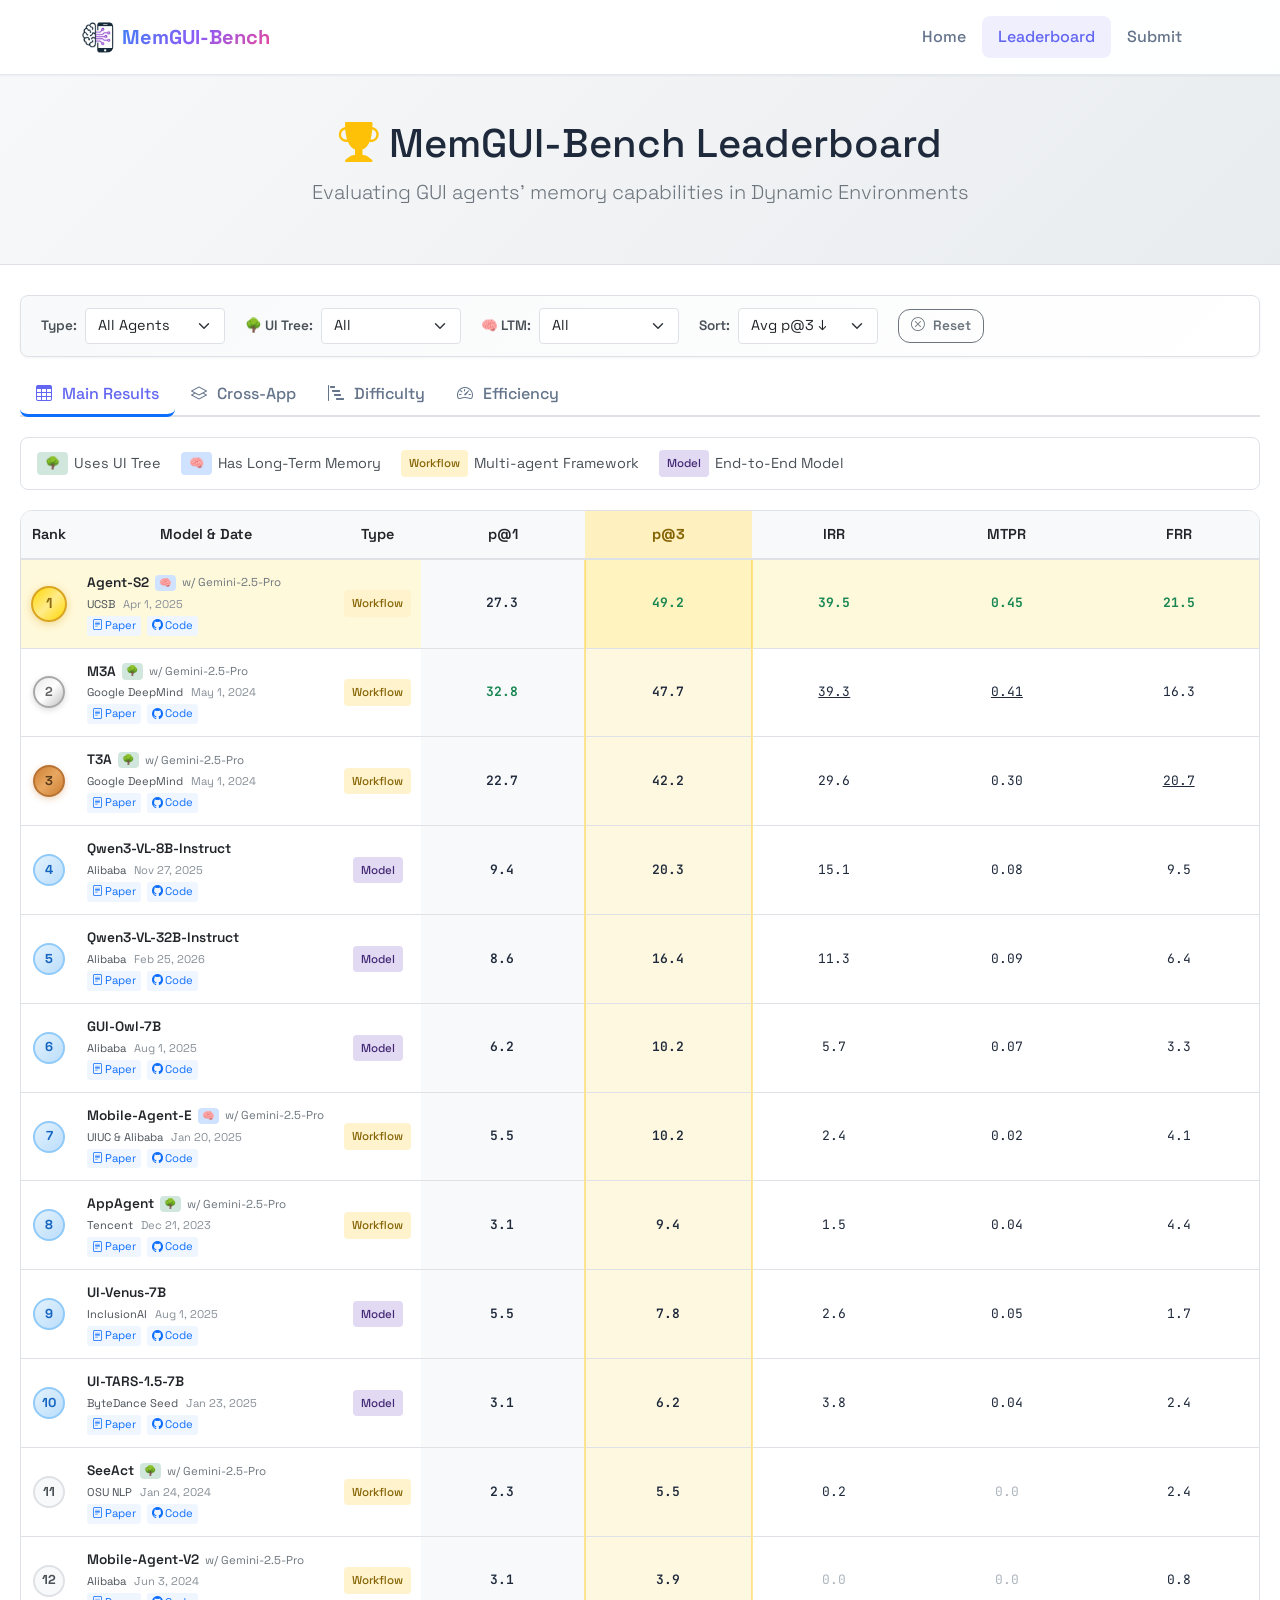
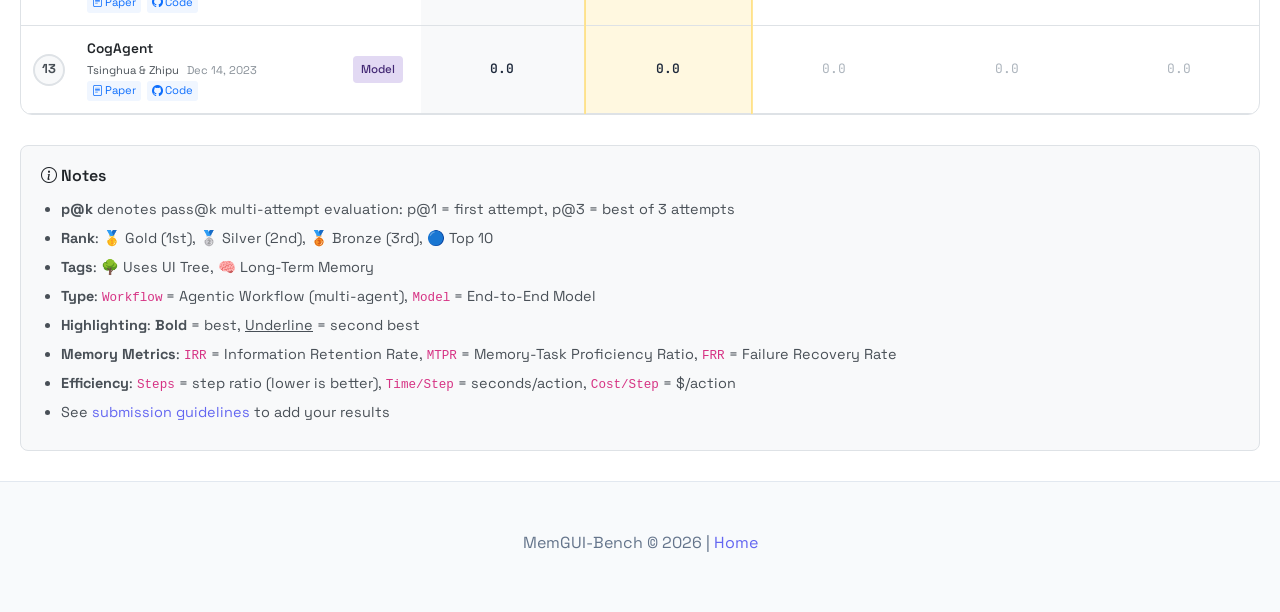
<file: docs/leaderboard.html>
<!DOCTYPE html>
<html lang="en">
<head>
  <meta charset="UTF-8">
  <meta name="viewport" content="width=device-width, initial-scale=1.0">
  <title>Leaderboard | MemGUI-Bench</title>
  <link rel="icon" href="assets/favicon.png">
  
  <!-- Fonts -->
  <link rel="preconnect" href="https://fonts.googleapis.com">
  <link rel="preconnect" href="https://fonts.gstatic.com" crossorigin>
  <link href="https://fonts.googleapis.com/css2?family=Space+Grotesk:wght@300;400;500;600;700&family=JetBrains+Mono:wght@400;500&display=swap" rel="stylesheet">
  
  <!-- Bootstrap & Icons -->
  <link rel="stylesheet" href="https://cdn.jsdelivr.net/npm/bootstrap@5.3.0/dist/css/bootstrap.min.css">
  <link rel="stylesheet" href="https://cdn.jsdelivr.net/npm/bootstrap-icons@1.11.0/font/bootstrap-icons.css">
  
  <!-- Custom CSS -->
  <link rel="stylesheet" href="css/style.css">
  <link rel="stylesheet" href="css/leaderboard.css">
</head>
<body>
  <!-- Navigation -->
  <nav class="navbar navbar-expand-lg fixed-top">
    <div class="container">
      <a class="navbar-brand" href="index.html">
        <img src="assets/favicon.png" alt="MemGUI-Bench" class="brand-icon">
        <span class="brand-text">MemGUI-Bench</span>
      </a>
      <button class="navbar-toggler" type="button" data-bs-toggle="collapse" data-bs-target="#navbarNav">
        <span class="navbar-toggler-icon"></span>
      </button>
      <div class="collapse navbar-collapse" id="navbarNav">
        <ul class="navbar-nav ms-auto">
          <li class="nav-item"><a class="nav-link" href="index.html">Home</a></li>
          <li class="nav-item"><a class="nav-link active" href="leaderboard.html">Leaderboard</a></li>
          <li class="nav-item"><a class="nav-link" href="submission.html">Submit</a></li>
        </ul>
      </div>
    </div>
  </nav>

  <!-- Header -->
  <header class="leaderboard-header">
    <div class="container text-center">
      <h1><i class="bi bi-trophy-fill text-warning"></i> MemGUI-Bench Leaderboard</h1>
      <p class="lead text-secondary">
        Evaluating GUI agents' memory capabilities in Dynamic Environments
      </p>
    </div>
  </header>

  <!-- Main Content -->
  <main class="container-fluid leaderboard-main">
    <!-- Filters Bar -->
    <div class="filters-section">
      <div class="filter-group">
        <label>Type:</label>
        <select class="form-select form-select-sm" id="agentTypeFilter">
          <option value="all">All Agents</option>
          <option value="workflow">Workflow Only</option>
          <option value="model">Model Only</option>
        </select>
      </div>
      <div class="filter-group">
        <label>🌳 UI Tree:</label>
        <select class="form-select form-select-sm" id="filterUITree">
          <option value="all">All</option>
          <option value="with">With</option>
          <option value="without">Without</option>
        </select>
      </div>
      <div class="filter-group">
        <label>🧠 LTM:</label>
        <select class="form-select form-select-sm" id="filterLTM">
          <option value="all">All</option>
          <option value="with">With</option>
          <option value="without">Without</option>
        </select>
      </div>
      <div class="filter-group">
        <label>Sort:</label>
        <select class="form-select form-select-sm" id="sortBy"></select>
      </div>
      <button class="btn btn-sm btn-outline-secondary" id="clearFilters">
        <i class="bi bi-x-circle"></i> Reset
      </button>
      <span class="filter-result-count" id="resultCount"></span>
    </div>

    <!-- Tab Selection (View Mode) -->
    <div class="tab-controls">
      <ul class="nav nav-tabs" id="mainTabs" role="tablist">
        <li class="nav-item">
          <button class="nav-link active" id="main-tab" data-bs-toggle="tab" data-bs-target="#main-panel" type="button">
            <i class="bi bi-table"></i> Main Results
          </button>
        </li>
        <li class="nav-item">
          <button class="nav-link" id="crossapp-tab" data-bs-toggle="tab" data-bs-target="#crossapp-panel" type="button">
            <i class="bi bi-layers"></i> Cross-App
          </button>
        </li>
        <li class="nav-item">
          <button class="nav-link" id="difficulty-tab" data-bs-toggle="tab" data-bs-target="#difficulty-panel" type="button">
            <i class="bi bi-bar-chart-steps"></i> Difficulty
          </button>
        </li>
        <li class="nav-item">
          <button class="nav-link" id="efficiency-tab" data-bs-toggle="tab" data-bs-target="#efficiency-panel" type="button">
            <i class="bi bi-speedometer2"></i> Efficiency
          </button>
        </li>
      </ul>
    </div>

    <!-- Legend -->
    <div class="legend-section">
      <span class="legend-item"><span class="tag tag-uitree">🌳</span> Uses UI Tree</span>
      <span class="legend-item"><span class="tag tag-ltm">🧠</span> Has Long-Term Memory</span>
      <span class="legend-item"><span class="type-badge workflow">Workflow</span> Multi-agent Framework</span>
      <span class="legend-item"><span class="type-badge model">Model</span> End-to-End Model</span>
    </div>

    <!-- Tab Content -->
    <div class="tab-content" id="leaderboardContent">
      <!-- Main Results Tab -->
      <div class="tab-pane fade show active" id="main-panel" role="tabpanel">
        <div class="table-container">
          <div id="mainTable" class="leaderboard-table-wrapper"></div>
        </div>
      </div>
      <!-- Cross-App Complexity Tab -->
      <div class="tab-pane fade" id="crossapp-panel" role="tabpanel">
        <div class="view-intro crossapp-intro">
          <i class="bi bi-info-circle"></i>
          Performance breakdown by cross-application complexity (1 to 4 apps).
          <strong>SR</strong> = Success Rate, <strong>IRR</strong> = Information Retention Rate.
        </div>
        <div class="table-container">
          <div id="crossAppTable" class="leaderboard-table-wrapper"></div>
        </div>
      </div>
      <!-- Difficulty Tab -->
      <div class="tab-pane fade" id="difficulty-panel" role="tabpanel">
        <div class="view-intro difficulty-intro">
          <i class="bi bi-info-circle"></i>
          Performance breakdown by task difficulty level.
          <strong>IRR</strong> = Information Retention Rate (memory fidelity metric).
        </div>
        <div class="table-container">
          <div id="difficultyTable" class="leaderboard-table-wrapper"></div>
        </div>
      </div>
      <!-- Efficiency Tab -->
      <div class="tab-pane fade" id="efficiency-panel" role="tabpanel">
        <div class="view-intro efficiency-intro">
          <i class="bi bi-info-circle"></i>
          Computational efficiency metrics.
          <strong>Step Ratio</strong> = actual steps / golden steps (lower is better),
          <strong>Time/Step</strong> = seconds per action,
          <strong>Cost/Step</strong> = API cost per action.
        </div>
        <div class="table-container">
          <div id="efficiencyTable" class="leaderboard-table-wrapper"></div>
        </div>
      </div>
    </div>

    <!-- Notes Section -->
    <div class="notes-section">
      <h4><i class="bi bi-info-circle"></i> Notes</h4>
      <ul>
        <li><strong>p@k</strong> denotes pass@k multi-attempt evaluation: p@1 = first attempt, p@3 = best of 3 attempts</li>
        <li><strong>Rank</strong>: 🥇 Gold (1st), 🥈 Silver (2nd), 🥉 Bronze (3rd), 🔵 Top 10</li>
        <li><strong>Tags</strong>: 🌳 Uses UI Tree, 🧠 Long-Term Memory</li>
        <li><strong>Type</strong>: <code>Workflow</code> = Agentic Workflow (multi-agent), <code>Model</code> = End-to-End Model</li>
        <li><strong>Highlighting</strong>: <strong>Bold</strong> = best, <u>Underline</u> = second best</li>
        <li><strong>Memory Metrics</strong>: <code>IRR</code> = Information Retention Rate, <code>MTPR</code> = Memory-Task Proficiency Ratio, <code>FRR</code> = Failure Recovery Rate</li>
        <li><strong>Efficiency</strong>: <code>Steps</code> = step ratio (lower is better), <code>Time/Step</code> = seconds/action, <code>Cost/Step</code> = $/action</li>
        <li>See <a href="submission.html">submission guidelines</a> to add your results</li>
      </ul>
    </div>
  </main>

  <!-- Footer -->
  <footer class="footer">
    <div class="container text-center">
      <p>MemGUI-Bench © 2026 | <a href="index.html">Home</a></p>
    </div>
  </footer>

  <!-- Scripts -->
  <script src="https://cdn.jsdelivr.net/npm/bootstrap@5.3.0/dist/js/bootstrap.bundle.min.js"></script>
  <script src="js/config.js"></script>
  <script src="js/leaderboard.js"></script>
</body>
</html>
</file>
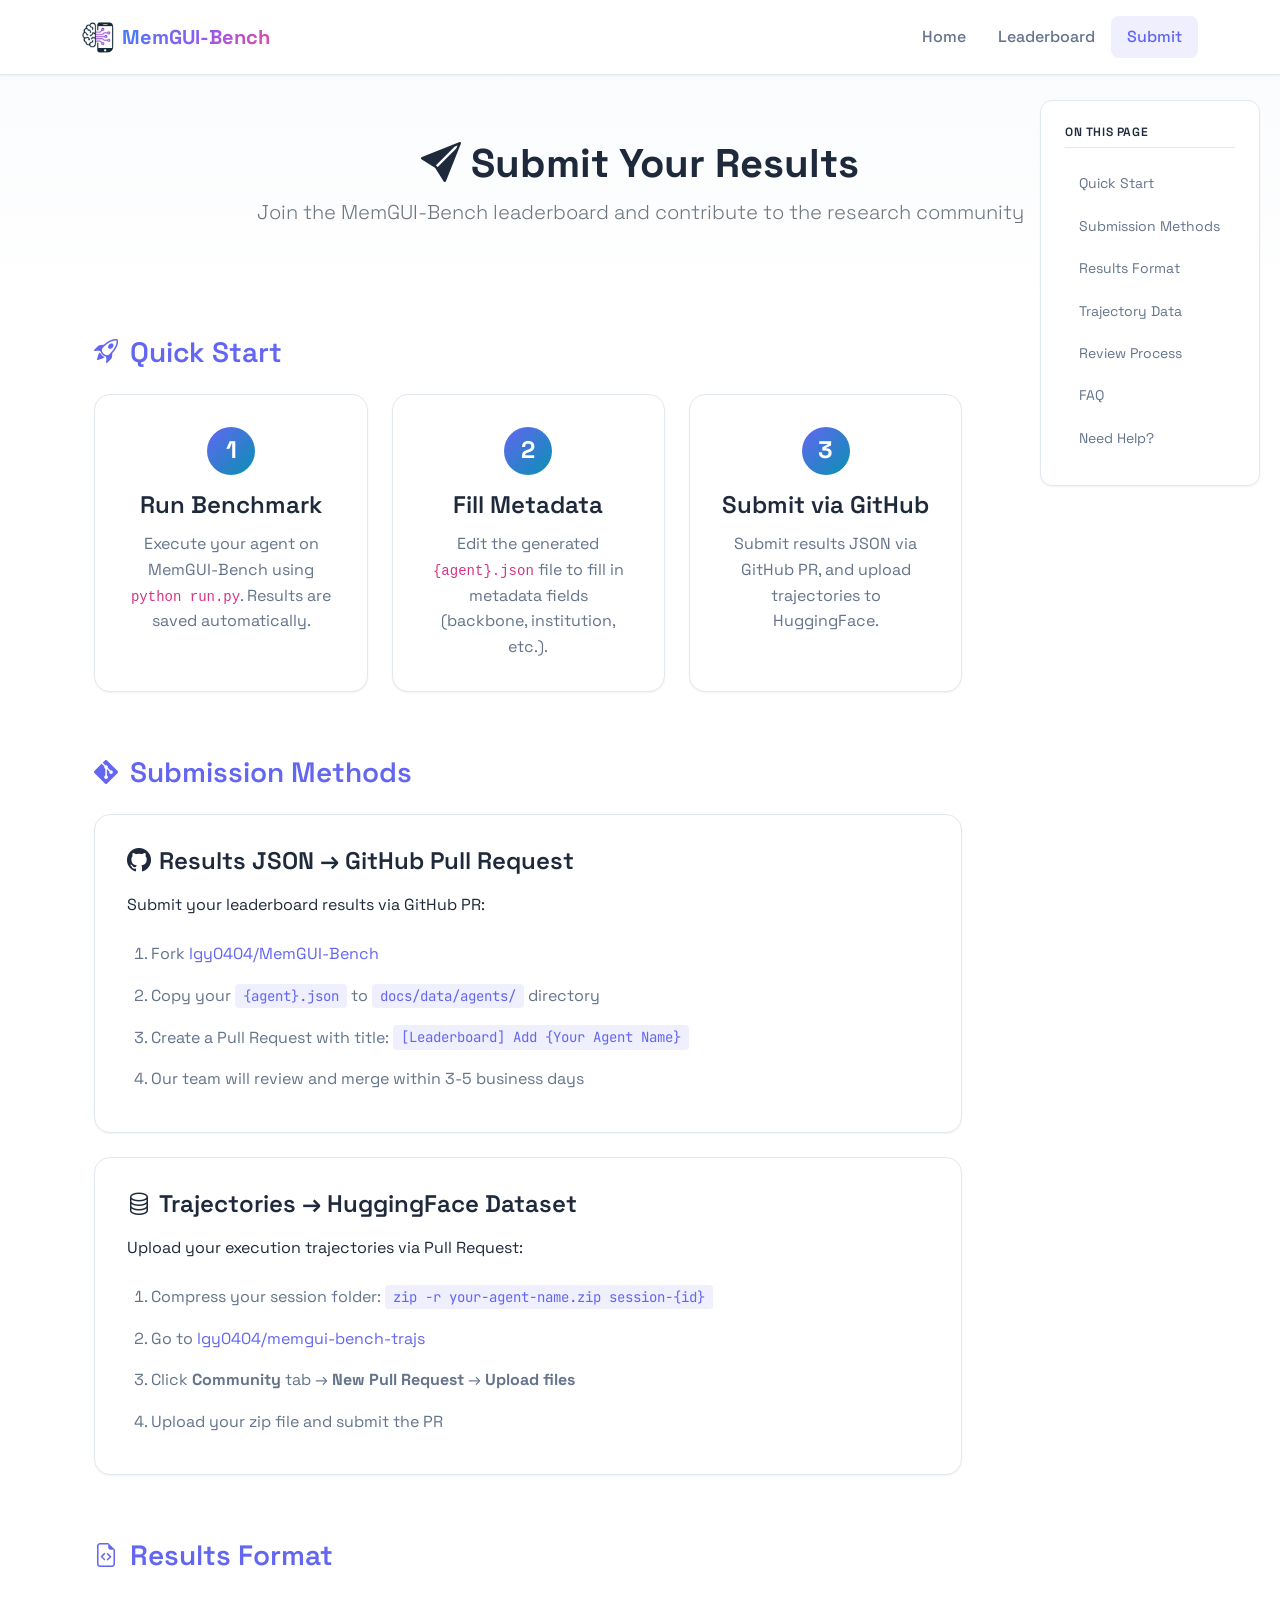
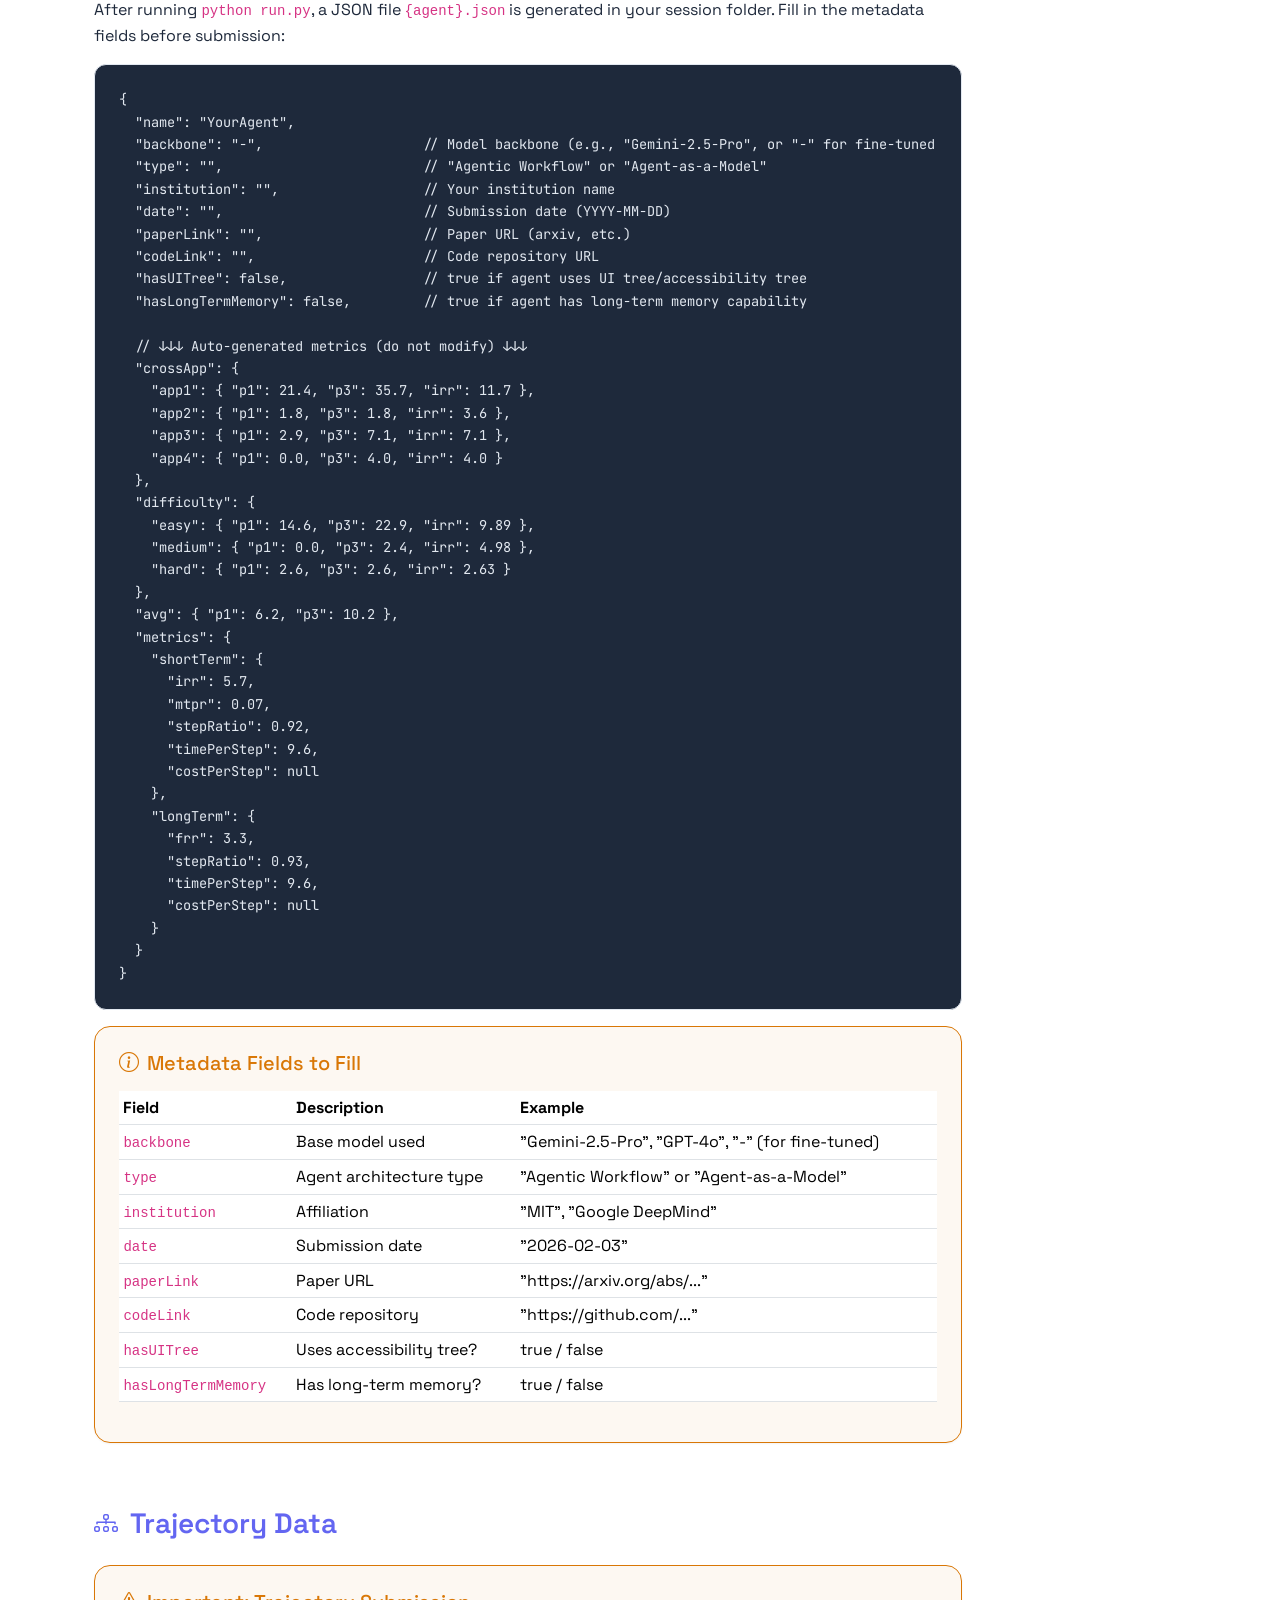
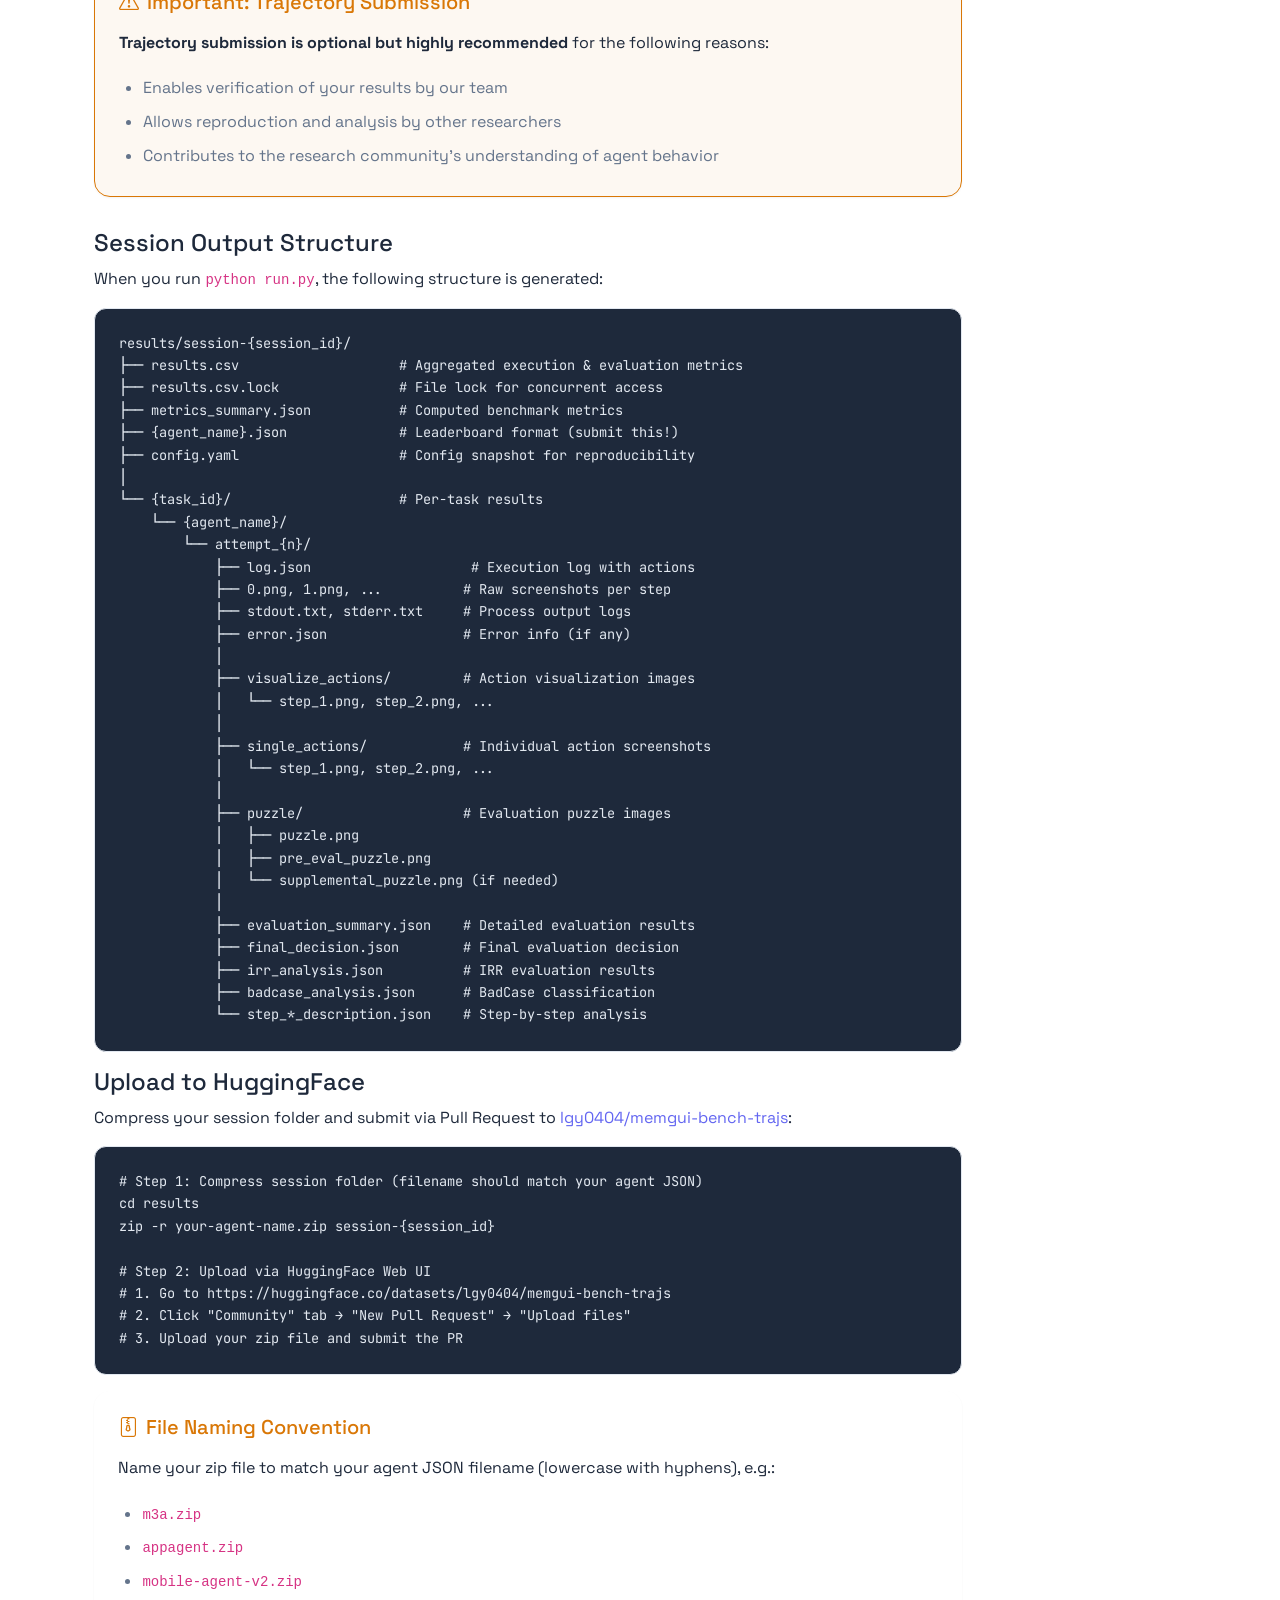
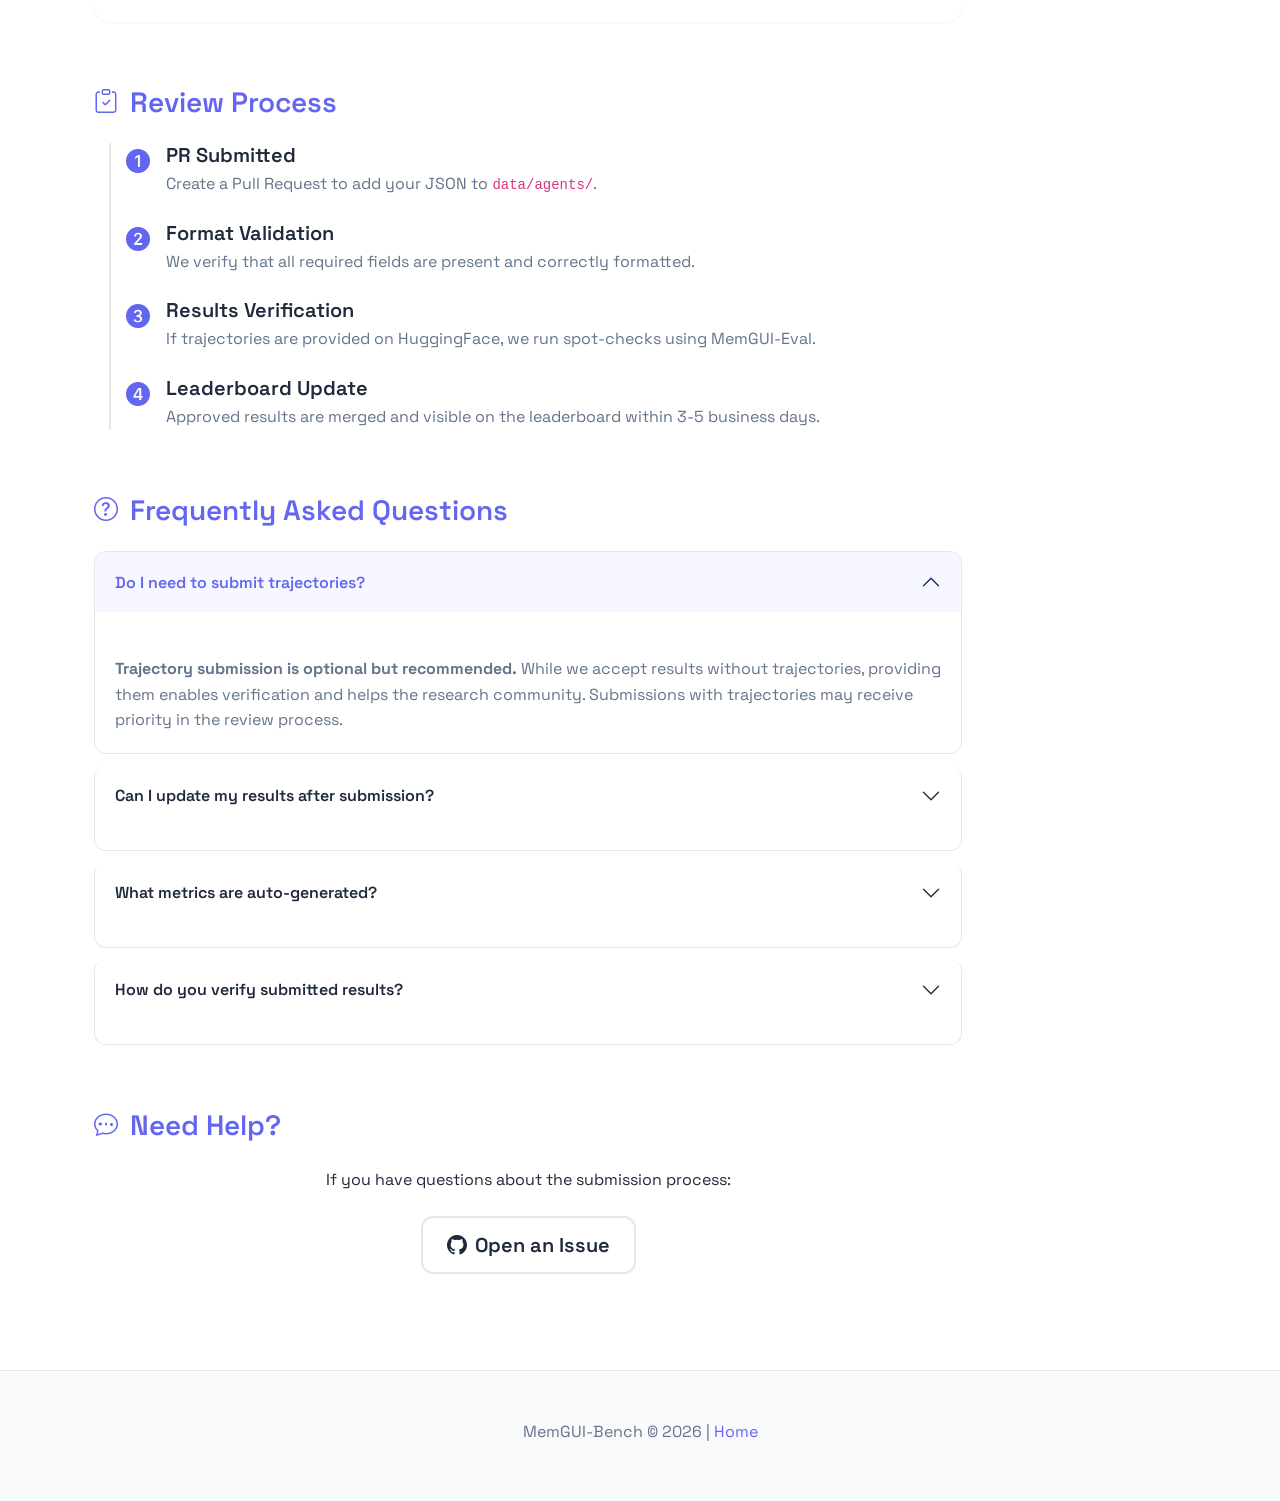
<file: docs/submission.html>
<!DOCTYPE html>
<html lang="en">
<head>
  <meta charset="UTF-8">
  <meta name="viewport" content="width=device-width, initial-scale=1.0">
  <title>Submit Results | MemGUI-Bench</title>
  <link rel="icon" href="assets/favicon.png">
  
  <!-- Fonts -->
  <link rel="preconnect" href="https://fonts.googleapis.com">
  <link rel="preconnect" href="https://fonts.gstatic.com" crossorigin>
  <link href="https://fonts.googleapis.com/css2?family=Space+Grotesk:wght@300;400;500;600;700&family=JetBrains+Mono:wght@400;500&display=swap" rel="stylesheet">
  
  <!-- Bootstrap & Icons -->
  <link rel="stylesheet" href="https://cdn.jsdelivr.net/npm/bootstrap@5.3.0/dist/css/bootstrap.min.css">
  <link rel="stylesheet" href="https://cdn.jsdelivr.net/npm/bootstrap-icons@1.11.0/font/bootstrap-icons.css">
  
  <!-- Custom CSS -->
  <link rel="stylesheet" href="css/style.css">
  <link rel="stylesheet" href="css/submission.css">
</head>
<body>
  <!-- Navigation -->
  <nav class="navbar navbar-expand-lg fixed-top">
    <div class="container">
      <a class="navbar-brand" href="index.html">
        <img src="assets/favicon.png" alt="MemGUI-Bench" class="brand-icon">
        <span class="brand-text">MemGUI-Bench</span>
      </a>
      <button class="navbar-toggler" type="button" data-bs-toggle="collapse" data-bs-target="#navbarNav">
        <span class="navbar-toggler-icon"></span>
      </button>
      <div class="collapse navbar-collapse" id="navbarNav">
        <ul class="navbar-nav ms-auto">
          <li class="nav-item"><a class="nav-link" href="index.html">Home</a></li>
          <li class="nav-item"><a class="nav-link" href="leaderboard.html">Leaderboard</a></li>
          <li class="nav-item"><a class="nav-link active" href="submission.html">Submit</a></li>
        </ul>
      </div>
    </div>
  </nav>

  <!-- Header -->
  <header class="submission-header">
    <div class="container text-center">
      <h1><i class="bi bi-send-fill"></i> Submit Your Results</h1>
      <p class="lead text-secondary">
        Join the MemGUI-Bench leaderboard and contribute to the research community
      </p>
    </div>
  </header>

  <!-- Main Content -->
  <div class="container-fluid submission-container">
    <main class="submission-main">
    
    <!-- Quick Start -->
        <section class="content-section" id="quick-start">
      <h2><i class="bi bi-rocket-takeoff"></i> Quick Start</h2>
      <div class="row g-4">
        <div class="col-md-4">
          <div class="step-card">
            <div class="step-number">1</div>
            <h4>Run Benchmark</h4>
            <p>Execute your agent on MemGUI-Bench using <code>python run.py</code>. Results are saved automatically.</p>
          </div>
        </div>
        <div class="col-md-4">
          <div class="step-card">
            <div class="step-number">2</div>
            <h4>Fill Metadata</h4>
            <p>Edit the generated <code>{agent}.json</code> file to fill in metadata fields (backbone, institution, etc.).</p>
          </div>
        </div>
        <div class="col-md-4">
          <div class="step-card">
            <div class="step-number">3</div>
            <h4>Submit via GitHub</h4>
            <p>Submit results JSON via GitHub PR, and upload trajectories to HuggingFace.</p>
          </div>
        </div>
      </div>
    </section>

    <!-- Submission Methods -->
        <section class="content-section" id="submission-methods">
      <h2><i class="bi bi-git"></i> Submission Methods</h2>
      
      <div class="method-card">
        <h4><i class="bi bi-github"></i> Results JSON → GitHub Pull Request</h4>
        <p>Submit your leaderboard results via GitHub PR:</p>
        <ol>
              <li>Fork <a href="https://github.com/lgy0404/MemGUI-Bench" target="_blank">lgy0404/MemGUI-Bench</a></li>
              <li>Copy your <code>{agent}.json</code> to <code>docs/data/agents/</code> directory</li>
          <li>Create a Pull Request with title: <code>[Leaderboard] Add {Your Agent Name}</code></li>
          <li>Our team will review and merge within 3-5 business days</li>
        </ol>
      </div>

      <div class="method-card">
        <h4><i class="bi bi-database"></i> Trajectories → HuggingFace Dataset</h4>
            <p>Upload your execution trajectories via Pull Request:</p>
            <ol>
              <li>Compress your session folder: <code>zip -r your-agent-name.zip session-{id}</code></li>
              <li>Go to <a href="https://huggingface.co/datasets/lgy0404/memgui-bench-trajs" target="_blank">lgy0404/memgui-bench-trajs</a></li>
              <li>Click <strong>Community</strong> tab → <strong>New Pull Request</strong> → <strong>Upload files</strong></li>
              <li>Upload your zip file and submit the PR</li>
        </ol>
      </div>
    </section>

    <!-- Results Format -->
        <section class="content-section" id="results-format">
      <h2><i class="bi bi-file-earmark-code"></i> Results Format</h2>
      
      <p>After running <code>python run.py</code>, a JSON file <code>{agent}.json</code> is generated in your session folder. Fill in the metadata fields before submission:</p>
      
      <div class="code-block">
<pre><code>{
  "name": "YourAgent",
  "backbone": "-",                    // Model backbone (e.g., "Gemini-2.5-Pro", or "-" for fine-tuned models)
  "type": "",                         // "Agentic Workflow" or "Agent-as-a-Model"
  "institution": "",                  // Your institution name
  "date": "",                         // Submission date (YYYY-MM-DD)
  "paperLink": "",                    // Paper URL (arxiv, etc.)
  "codeLink": "",                     // Code repository URL
  "hasUITree": false,                 // true if agent uses UI tree/accessibility tree
  "hasLongTermMemory": false,         // true if agent has long-term memory capability
  
  // ↓↓↓ Auto-generated metrics (do not modify) ↓↓↓
  "crossApp": {
    "app1": { "p1": 21.4, "p3": 35.7, "irr": 11.7 },
    "app2": { "p1": 1.8, "p3": 1.8, "irr": 3.6 },
    "app3": { "p1": 2.9, "p3": 7.1, "irr": 7.1 },
    "app4": { "p1": 0.0, "p3": 4.0, "irr": 4.0 }
  },
  "difficulty": {
    "easy": { "p1": 14.6, "p3": 22.9, "irr": 9.89 },
    "medium": { "p1": 0.0, "p3": 2.4, "irr": 4.98 },
    "hard": { "p1": 2.6, "p3": 2.6, "irr": 2.63 }
  },
  "avg": { "p1": 6.2, "p3": 10.2 },
  "metrics": {
    "shortTerm": {
      "irr": 5.7,
      "mtpr": 0.07,
      "stepRatio": 0.92,
      "timePerStep": 9.6,
      "costPerStep": null
    },
    "longTerm": {
      "frr": 3.3,
      "stepRatio": 0.93,
      "timePerStep": 9.6,
      "costPerStep": null
    }
  }
}</code></pre>
      </div>

      <div class="info-box important">
        <h5><i class="bi bi-info-circle"></i> Metadata Fields to Fill</h5>
        <table class="table table-sm">
          <tr><th>Field</th><th>Description</th><th>Example</th></tr>
          <tr><td><code>backbone</code></td><td>Base model used</td><td>"Gemini-2.5-Pro", "GPT-4o", "-" (for fine-tuned)</td></tr>
          <tr><td><code>type</code></td><td>Agent architecture type</td><td>"Agentic Workflow" or "Agent-as-a-Model"</td></tr>
          <tr><td><code>institution</code></td><td>Affiliation</td><td>"MIT", "Google DeepMind"</td></tr>
          <tr><td><code>date</code></td><td>Submission date</td><td>"2026-02-03"</td></tr>
          <tr><td><code>paperLink</code></td><td>Paper URL</td><td>"https://arxiv.org/abs/..."</td></tr>
          <tr><td><code>codeLink</code></td><td>Code repository</td><td>"https://github.com/..."</td></tr>
          <tr><td><code>hasUITree</code></td><td>Uses accessibility tree?</td><td>true / false</td></tr>
          <tr><td><code>hasLongTermMemory</code></td><td>Has long-term memory?</td><td>true / false</td></tr>
        </table>
      </div>
    </section>

    <!-- Trajectory Format -->
    <section class="content-section" id="trajectory">
      <h2><i class="bi bi-diagram-3"></i> Trajectory Data</h2>
      
      <div class="info-box important">
        <h5><i class="bi bi-exclamation-triangle"></i> Important: Trajectory Submission</h5>
        <p><strong>Trajectory submission is optional but highly recommended</strong> for the following reasons:</p>
        <ul>
          <li>Enables verification of your results by our team</li>
          <li>Allows reproduction and analysis by other researchers</li>
          <li>Contributes to the research community's understanding of agent behavior</li>
        </ul>
      </div>

      <h4>Session Output Structure</h4>
      <p>When you run <code>python run.py</code>, the following structure is generated:</p>
      
      <div class="code-block">
<pre><code>results/session-{session_id}/
├── results.csv                    # Aggregated execution & evaluation metrics
├── results.csv.lock               # File lock for concurrent access
├── metrics_summary.json           # Computed benchmark metrics
├── {agent_name}.json              # Leaderboard format (submit this!)
├── config.yaml                    # Config snapshot for reproducibility
│
└── {task_id}/                     # Per-task results
    └── {agent_name}/
        └── attempt_{n}/
            ├── log.json                    # Execution log with actions
            ├── 0.png, 1.png, ...          # Raw screenshots per step
            ├── stdout.txt, stderr.txt     # Process output logs
            ├── error.json                 # Error info (if any)
            │
            ├── visualize_actions/         # Action visualization images
            │   └── step_1.png, step_2.png, ...
            │
            ├── single_actions/            # Individual action screenshots
            │   └── step_1.png, step_2.png, ...
            │
            ├── puzzle/                    # Evaluation puzzle images
            │   ├── puzzle.png
            │   ├── pre_eval_puzzle.png
            │   └── supplemental_puzzle.png (if needed)
            │
            ├── evaluation_summary.json    # Detailed evaluation results
            ├── final_decision.json        # Final evaluation decision
            ├── irr_analysis.json          # IRR evaluation results
            ├── badcase_analysis.json      # BadCase classification
            └── step_*_description.json    # Step-by-step analysis</code></pre>
      </div>

      <h4>Upload to HuggingFace</h4>
          <p>Compress your session folder and submit via Pull Request to <a href="https://huggingface.co/datasets/lgy0404/memgui-bench-trajs" target="_blank">lgy0404/memgui-bench-trajs</a>:</p>
      
      <div class="code-block">
<pre><code># Step 1: Compress session folder (filename should match your agent JSON)
cd results
zip -r your-agent-name.zip session-{session_id}

# Step 2: Upload via HuggingFace Web UI
# 1. Go to https://huggingface.co/datasets/lgy0404/memgui-bench-trajs
# 2. Click "Community" tab → "New Pull Request" → "Upload files"
# 3. Upload your zip file and submit the PR</code></pre>
          </div>

          <div class="info-box">
            <h5><i class="bi bi-file-zip"></i> File Naming Convention</h5>
            <p>Name your zip file to match your agent JSON filename (lowercase with hyphens), e.g.:</p>
            <ul>
              <li><code>m3a.zip</code></li>
              <li><code>appagent.zip</code></li>
              <li><code>mobile-agent-v2.zip</code></li>
            </ul>
      </div>
    </section>

    <!-- Review Process -->
        <section class="content-section" id="review-process">
      <h2><i class="bi bi-clipboard-check"></i> Review Process</h2>
      
      <div class="process-timeline">
        <div class="process-step">
          <div class="process-icon"><i class="bi bi-1-circle-fill"></i></div>
          <div class="process-content">
            <h5>PR Submitted</h5>
            <p>Create a Pull Request to add your JSON to <code>data/agents/</code>.</p>
          </div>
        </div>
        <div class="process-step">
          <div class="process-icon"><i class="bi bi-2-circle-fill"></i></div>
          <div class="process-content">
            <h5>Format Validation</h5>
            <p>We verify that all required fields are present and correctly formatted.</p>
          </div>
        </div>
        <div class="process-step">
          <div class="process-icon"><i class="bi bi-3-circle-fill"></i></div>
          <div class="process-content">
            <h5>Results Verification</h5>
            <p>If trajectories are provided on HuggingFace, we run spot-checks using MemGUI-Eval.</p>
          </div>
        </div>
        <div class="process-step">
          <div class="process-icon"><i class="bi bi-4-circle-fill"></i></div>
          <div class="process-content">
            <h5>Leaderboard Update</h5>
            <p>Approved results are merged and visible on the leaderboard within 3-5 business days.</p>
          </div>
        </div>
      </div>
    </section>

    <!-- FAQ -->
        <section class="content-section" id="faq">
      <h2><i class="bi bi-question-circle"></i> Frequently Asked Questions</h2>
      
      <div class="accordion" id="faqAccordion">
        <div class="accordion-item">
          <h2 class="accordion-header">
            <button class="accordion-button" type="button" data-bs-toggle="collapse" data-bs-target="#faq1">
              Do I need to submit trajectories?
            </button>
          </h2>
          <div id="faq1" class="accordion-collapse collapse show" data-bs-parent="#faqAccordion">
            <div class="accordion-body">
              <strong>Trajectory submission is optional but recommended.</strong> While we accept results without trajectories, 
              providing them enables verification and helps the research community. Submissions with trajectories may receive 
              priority in the review process.
            </div>
          </div>
        </div>
        
        <div class="accordion-item">
          <h2 class="accordion-header">
            <button class="accordion-button collapsed" type="button" data-bs-toggle="collapse" data-bs-target="#faq2">
              Can I update my results after submission?
            </button>
          </h2>
          <div id="faq2" class="accordion-collapse collapse" data-bs-parent="#faqAccordion">
            <div class="accordion-body">
              Yes! You can submit updated results at any time via a new PR. We maintain version history and will update the leaderboard 
              with your latest results. Please indicate in your PR that this is an update to existing results.
            </div>
          </div>
        </div>
        
        <div class="accordion-item">
          <h2 class="accordion-header">
            <button class="accordion-button collapsed" type="button" data-bs-toggle="collapse" data-bs-target="#faq3">
              What metrics are auto-generated?
            </button>
          </h2>
          <div id="faq3" class="accordion-collapse collapse" data-bs-parent="#faqAccordion">
            <div class="accordion-body">
              <strong>All performance metrics are auto-generated:</strong>
              <ul>
                <li><strong>crossApp:</strong> Pass@1, Pass@3, IRR by number of apps (1-4)</li>
                <li><strong>difficulty:</strong> Pass@1, Pass@3, IRR by difficulty (easy, medium, hard)</li>
                <li><strong>avg:</strong> Overall Pass@1 and Pass@3</li>
                <li><strong>metrics.shortTerm:</strong> IRR, MTPR, stepRatio, timePerStep, costPerStep</li>
                <li><strong>metrics.longTerm:</strong> FRR, stepRatio, timePerStep, costPerStep</li>
              </ul>
              <strong>You only need to fill in metadata fields</strong> (backbone, type, institution, etc.)
            </div>
          </div>
        </div>
        
        <div class="accordion-item">
          <h2 class="accordion-header">
            <button class="accordion-button collapsed" type="button" data-bs-toggle="collapse" data-bs-target="#faq4">
              How do you verify submitted results?
            </button>
          </h2>
          <div id="faq4" class="accordion-collapse collapse" data-bs-parent="#faqAccordion">
            <div class="accordion-body">
              We perform the following verification steps:
              <ol>
                <li>Check format compliance and metric calculations</li>
                <li>If trajectories are provided on HuggingFace, run MemGUI-Eval on a random sample (10-20% of tasks)</li>
                <li>Compare against known baselines for sanity checks</li>
                <li>For significant improvements, we may request additional evidence or reproduction instructions</li>
              </ol>
            </div>
          </div>
        </div>
      </div>
    </section>

    <!-- Contact -->
        <section class="content-section text-center" id="help">
      <h2><i class="bi bi-chat-dots"></i> Need Help?</h2>
      <p>If you have questions about the submission process:</p>
      <div class="contact-buttons">
            <a href="https://github.com/lgy0404/MemGUI-Bench/issues" class="btn btn-outline-light btn-lg">
          <i class="bi bi-github"></i> Open an Issue
        </a>
      </div>
    </section>

  </main>
  </div>

  <!-- Fixed Sidebar TOC -->
  <aside class="toc-sidebar-fixed d-none d-xl-block">
    <nav class="toc-sidebar">
      <h6 class="toc-title">On This Page</h6>
      <ul class="toc-list">
        <li><a href="#quick-start" class="toc-link">Quick Start</a></li>
        <li><a href="#submission-methods" class="toc-link">Submission Methods</a></li>
        <li><a href="#results-format" class="toc-link">Results Format</a></li>
        <li><a href="#trajectory" class="toc-link">Trajectory Data</a></li>
        <li><a href="#review-process" class="toc-link">Review Process</a></li>
        <li><a href="#faq" class="toc-link">FAQ</a></li>
        <li><a href="#help" class="toc-link">Need Help?</a></li>
      </ul>
    </nav>
  </aside>

  <!-- Footer -->
  <footer class="footer">
    <div class="container text-center">
      <p>MemGUI-Bench © 2026 | <a href="index.html">Home</a></p>
    </div>
  </footer>

  <!-- Scripts -->
  <script src="https://cdn.jsdelivr.net/npm/bootstrap@5.3.0/dist/js/bootstrap.bundle.min.js"></script>
  
  <!-- TOC Active State Script -->
  <script>
    document.addEventListener('DOMContentLoaded', function() {
      const tocLinks = document.querySelectorAll('.toc-link');
      const sections = document.querySelectorAll('.content-section');
      
      function updateActiveLink() {
        let currentSection = '';
        const scrollPos = window.scrollY + 150;
        
        sections.forEach(section => {
          const sectionTop = section.offsetTop;
          const sectionHeight = section.offsetHeight;
          
          if (scrollPos >= sectionTop && scrollPos < sectionTop + sectionHeight) {
            currentSection = section.getAttribute('id');
          }
        });
        
        tocLinks.forEach(link => {
          link.classList.remove('active');
          if (link.getAttribute('href') === '#' + currentSection) {
            link.classList.add('active');
          }
        });
      }
      
      window.addEventListener('scroll', updateActiveLink);
      updateActiveLink();
      
      // Smooth scroll
      tocLinks.forEach(link => {
        link.addEventListener('click', function(e) {
          e.preventDefault();
          const targetId = this.getAttribute('href').substring(1);
          const targetSection = document.getElementById(targetId);
          if (targetSection) {
            window.scrollTo({
              top: targetSection.offsetTop - 100,
              behavior: 'smooth'
            });
          }
        });
      });
    });
  </script>
</body>
</html>
</file>
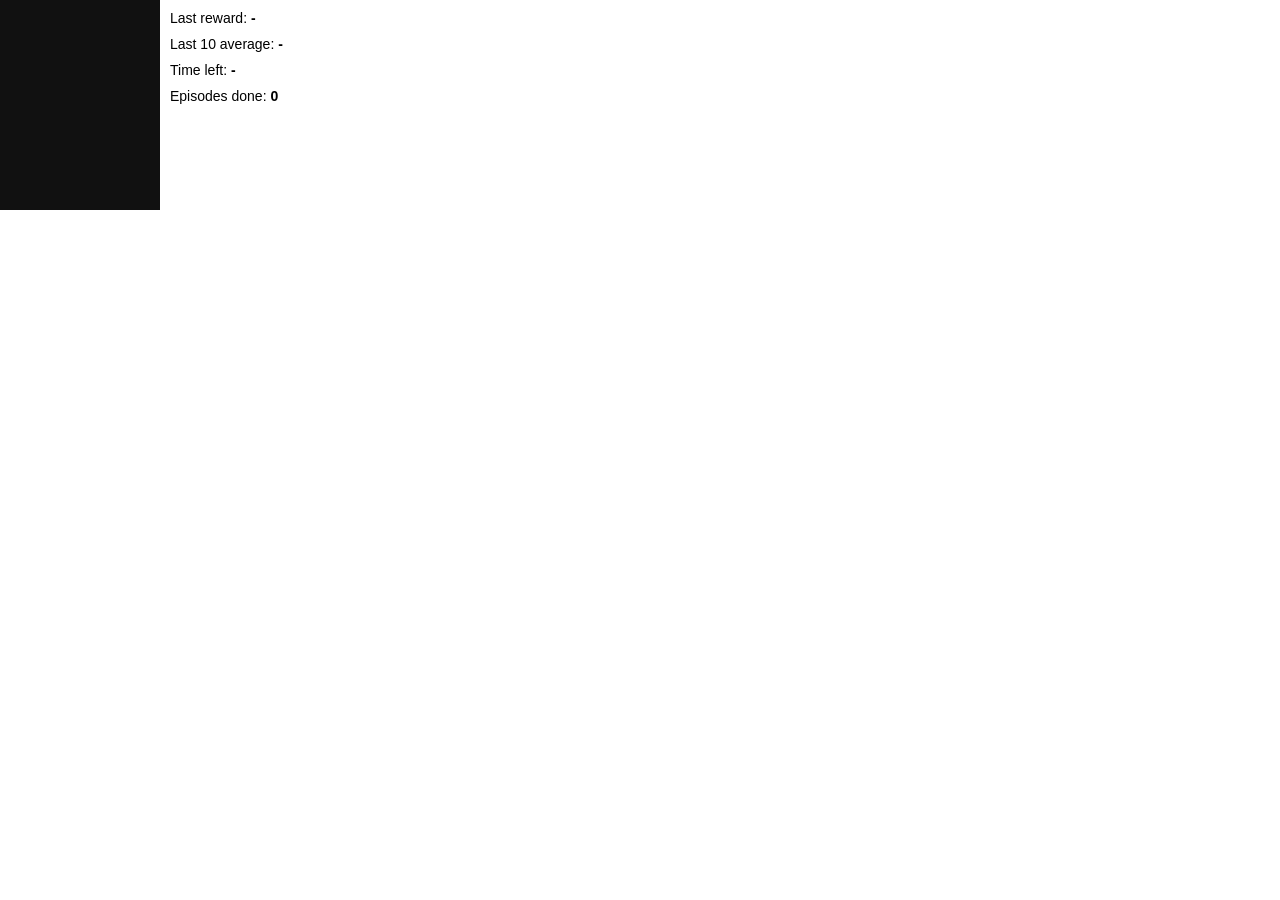
<file: framework/models/AndroidWorld/apps/java/com/google/androidenv/miniwob/app/assets/html/miniwob/bisect-angle.html>
<!DOCTYPE html>
<html>
<head>
<title>Bisect Angle Task</title>
<!-- stylesheets -->
<link rel="stylesheet" type="text/css" href="../core/core.css">
<!-- JS -->
<script src="../core/core.js"></script>
<script src="../core/d3.v3.min.js"></script>
<script src="../common/shapes.js"></script>

<style>
#area { position: relative; height: 160px; width: 160px; }
#area svg { width: 150px; height: 130px; }
#subbtn { left: 30px; bottom: 5px; position: absolute; }
</style>

<script>
var RADIUS_PADDING = 3; // 3px for circle radius
var QUERY_PADDING = 50; // 50px for #query height

function graphClicked(event) {
  var x = event.pageX;
  var y = event.pageY;
  var divWidth = document.getElementById('svg-grid').clientWidth;
  var divHeight = document.getElementById('svg-grid').clientHeight;

  var svg = d3.select('svg');

  d3.selectAll('.blue').remove();

  shapes.drawCircles([{ class: 'blue', id: 'blue-circle', cx: x, cy: (y-QUERY_PADDING),
    r: 3.5, fill: 'blue' }], svg);

  var blueCircle = d3.select('#blue-circle')[0][0].getBBox();
  var initCircle = d3.selectAll('.init-blue')[0][0].getBBox();

  shapes.drawLines([{ stroke: 'blue', class: 'blue', x1: (blueCircle.x + RADIUS_PADDING),
    x2: (initCircle.x + RADIUS_PADDING), y1: (blueCircle.y + RADIUS_PADDING),
    y2: (initCircle.y + RADIUS_PADDING) }], svg);
}


var pointsSpacedOut = function(point, existingPoints){
  for(var i=0;i<existingPoints.length;i++){
    var xDiff = Math.abs(point.cx - existingPoints[i].cx);
    var yDiff = Math.abs(point.cy - existingPoints[i].cy);
    if(xDiff < 40 && yDiff < 40) return false;
  }
  return true;
}

var connectPoints = function(){
  var svg = d3.select('svg');
  var blueCircle = svg.select('.init-blue')[0][0].getBBox();

  var blackCircles = svg.selectAll('.init-black')[0];
  var lines = [];
  for(var i=0;i<blackCircles.length;i++){
    var currentCircle = blackCircles[i].getBBox();
    lines.push({ x1: (blueCircle.x + RADIUS_PADDING), x2: (currentCircle.x + RADIUS_PADDING),
      y1: (blueCircle.y + RADIUS_PADDING), y2: (currentCircle.y + RADIUS_PADDING) });
  }
  shapes.drawLines(lines, svg);
}

// given pointA, pointB and the vertex that is joined to both of these points,
// return the angle made by all three points.
var findAngle = function(pointA,pointB, pointVertex) {
  var pAV = Math.sqrt(Math.pow(pointVertex.x-pointA.x,2) + Math.pow(pointVertex.y-pointA.y,2));
  var pBV = Math.sqrt(Math.pow(pointVertex.x-pointB.x,2) + Math.pow(pointVertex.y-pointB.y,2));
  var pApB = Math.sqrt(Math.pow(pointB.x-pointA.x,2) + Math.pow(pointB.y-pointA.y,2));
  var radAngle = Math.acos((pBV*pBV+pAV*pAV-pApB*pApB)/(2*pBV*pAV));
  return (radAngle*180)/ Math.PI; // return in degrees
}

var computeDistances = function(){
  var pointA = d3.selectAll('.init-black')[0][0].getBBox();
  var pointB = d3.selectAll('.init-black')[0][1].getBBox();
  var pointVertex = d3.select('.init-blue')[0][0].getBBox();

  var totalAngle = findAngle(pointA, pointB, pointVertex);
  var correctPoint = findMidpoint(pointA, pointB, pointVertex);

  // error handle for submitting without any shapes
  if(d3.select('#blue-circle')[0][0] === null) {
    core.endEpisode(-1, false);
    return;
  }
  var pointC = d3.select('#blue-circle')[0][0].getBBox();
  var userAngleA = findAngle(pointA, pointC, pointVertex);
  var userAngleB = findAngle(pointB, pointC, pointVertex);
  var largerAngle = userAngleA > userAngleB ? userAngleA : userAngleB;

  var score = (totalAngle - largerAngle) / (totalAngle/2);

  if(userAngleA > totalAngle || userAngleB > totalAngle) core.endEpisode(-1.0, false);
  else core.endEpisode(score, true);
}

var findMidpoint = function(pointA, pointB, pointVertex){
  var midpoint = {};
  midpoint.x = (pointA.x + pointB.x)/2;
  midpoint.y = (pointA.y + pointB.y)/2;

  var svg = d3.select('svg');

  shapes.drawCircles([{ class: 'green', cx: midpoint.x, cy: midpoint.y, r: 3.5, fill: 'green' }], svg);
  shapes.drawLines([{ stroke: 'green', x1: (midpoint.x), x2: (pointVertex.x + RADIUS_PADDING),
    y1: (midpoint.y), y2: (pointVertex.y + RADIUS_PADDING) }], svg);
}


// generate two random, initial reference points. first point is black,
// second point is blue and acts as the vertex between the first point
// and the user-clicked third point.
var startingPoints = function(){
  var jsonCircles = [{ cx: core.randi(5, 135), cy: core.randi(10, 120), fill: 'blue', class: 'init-blue', r: 3.5 }];
  while(jsonCircles.length < 3){
    var newCircle = { cx: core.randi(5,135), cy: core.randi(10, 120), fill : 'black', class: 'init-black', r: 3.5 };
    var usablePoint = pointsSpacedOut(newCircle, jsonCircles)
    console.log
    if(!usablePoint) continue;
    else jsonCircles.push(newCircle);
  }

  return jsonCircles;
}

var genProblem = function() {
  var svg = d3.select('svg');
  svg.selectAll('*').remove();

  var jsonCircles = startingPoints();
  shapes.drawCircles(jsonCircles, svg);
  connectPoints();

  svg.on('click', function(){ graphClicked(event); });

  d3.select('#subbtn').on('click', function(){
    computeDistances();
  });
}

window.onload = function() {
  core.startEpisode();
}
</script>
</head>
<body>
<div id="wrap">
  <div id="query">Create a line that bisects the angle evenly in two, then press submit.</div>
  <div id="area">
    <svg id="svg-grid"></svg>
    <button id="subbtn" class="secondary-action">Submit</button>
  </div>
</div>
</body>
</html>
</file>
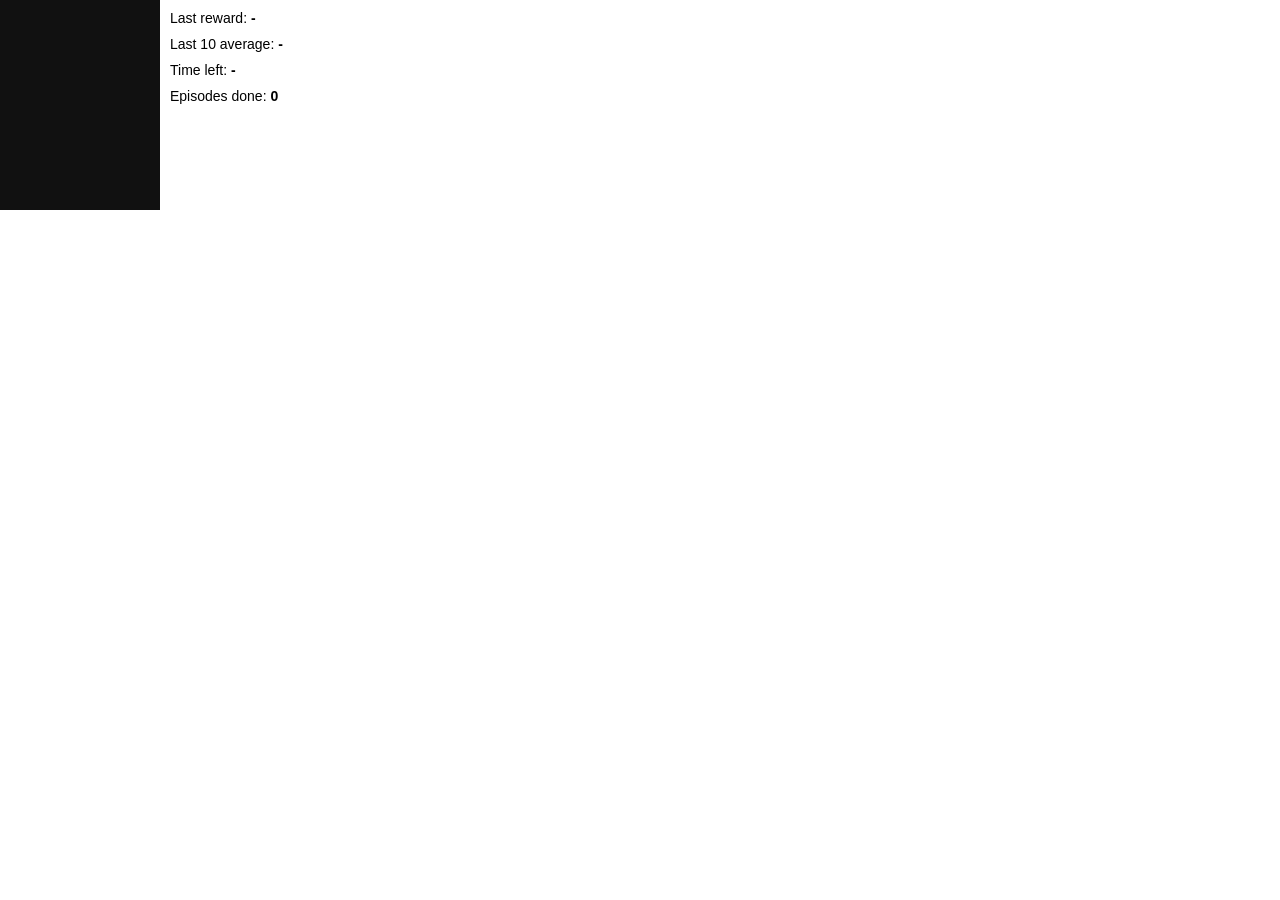
<file: framework/models/AndroidWorld/apps/java/com/google/androidenv/miniwob/app/assets/html/miniwob/book-flight-nodelay.html>
<!DOCTYPE html>
<html>
<head>
<title>Book Flight Task</title>
<!-- stylesheets -->
<link rel="stylesheet" type="text/css" href="../core/core.css">
<link rel="stylesheet" href="../core/jquery-ui/jquery-ui.min.css">
<!-- JS -->
<script src="../core/core.js"></script>
<script src="../core/jquery-ui/external/jquery/jquery.js"></script>
<script src="../core/jquery-ui/jquery-ui.min.js"></script>
<script src="../common/ui_utils.js"></script>
<script src="../common/special/book-flight/domestic.js"></script>

<style>
#area { height: 156px; position: relative; overflow-y: scroll;
  background-image: -webkit-linear-gradient(top, rgb(207, 223, 238) 0px, rgb(235, 240, 246) 100%); }
#header-book { font-size: 10px; font-weight: bold; font-family: Helvetica,Arial,sans-serif; margin-left: 2px; }
#search { margin: 2px; width: 126px; border: 1px solid #B3B3B3; border-radius: 3px; cursor: pointer;
  background-image: -webkit-gradient(linear,left top,left bottom,color-stop(0,#fdd774),color-stop(1,#edb82e)); }

.input-container { padding: 2px; }
.flight-input { border: 1px solid #666; padding: 2px; border-radius: 3px; cursor: pointer; }
.ui-menu { font-size: 10px; width: 126px !important; }
.ui-autocomplete { max-height: 80px; overflow-y: auto; overflow-x: hidden; }

.departure-container { margin-top: 15px; }
.departure-header{ background: #039; color: #FFF; font-weight: bold; padding: 2px; width: 124px;
  border-right-width: 1px; border-left-width: 1px; border-top-left-radius: 3px; border-top-right-radius: 3px; }
.departure-container .input-container { padding: 0 2px; background-color: #FFF; width: 124px;
  border-bottom-left-radius: 3px; border-bottom-right-radius: 3px; }
.departure-container input { width: 100px !important; margin: 2px 8px; height: 10px; }
.search-container { margin-top: 3px; }

div.ui-datepicker { font-size: 7px; }
p { margin: 0; padding: 0; }
input { width: 100px; display: inline-block; }
.hide { display: none; }

.flight-header { margin: 2px; }
.flight-header button { height: 15px; width: 25px; font-size: 8px;
  border-radius: 3px; padding: 0; margin-left: -1px;
  linear-gradient(to bottom,#fff 0,#fefefe 10%,#d0e0ed 65%,#d0e0ed 90%,#d2dfef 94%,#d0e0ed 97%,#c2cfd8 100%); }
.flight-summary { margin: 2px 0; text-align: center; color: #FFF; width: 138px;
  background-color: #333; padding: 2px; }
.flight { box-shadow: 0 1px 4px rgba(0,0,0,.3); background-color: #FFF;
  width: 140px; padding: 2px; border-radius: 3px; margin: 3px 1px; }
.label-container { display: inline-block; width: 29%; vertical-align: top; }
.label-container label { margin-left: 2px; color: #666; }
.details-container { display: inline-block; width: 69%; margin: 1px 0; }
.details-container div { margin-left: 2px; }

.book { text-align: center; }
.book button { margin: 2px; width: 126px; border: 1px solid #B3B3B3;
  border-radius: 3px; cursor: pointer;
  background-image: -webkit-gradient(linear,left top,left bottom,color-stop(0,#fdd774),color-stop(1,#edb82e)); }
.error { border: 1px solid red !important; }
</style>

<script>
core.EPISODE_MAX_TIME = 30000;

var START_DATE = new Date(2016, 09, 1); // October 1, 2015
var END_DATE = new Date(2016, 11, 31); // December 31, 2016
var DAY_MILLISECONDS = 86400000;
var MAX_FLIGHTS = 5;
var DESIRED_FLIGHT = ['cheapest', 'shortest'];
var MAX_PRICE = 1200; // in USD.

var FLIGHT_NAV = `
<span><button id="menu-back">Back</button></span>
<div class="flight-summary">
  <span class="flight-codes"></span>
  <span> | </span>
  <span class="flight-date"></span>
</div>
`

var FLIGHT_TEMPLATE = `
<div class="flight-depart">
  <div class="label-container"><label>Depart:</label></div>
  <div class="details-container">
    <div class="depart-time"></div>
    <div class="depart-day"></div>
    <div class="depart-city"></div>
  </div>
</div>
<div class="flight-arrive">
  <div class="label-container"><label>Arrives:</label></div>
  <div class="details-container">
    <div class="arrive-time"></div>
    <div class="arrive-day"></div>
    <div class="arrive-city"></div>
  </div>
</div>
<div class="flight-duration">
  <div class="label-container"><label>Duration:</label></div>
  <div class="details-container">
    <div class="time-duration"></div>
  </div>
</div>
<div class="book">
  <button class="flight-price">Book flight for </button>
</div>
`

var createFlightHeader = function(departCity, arriveCity, departDate){
  var departCode = departCity.replace(/(\s\()|(\))/g, '_').split('_')[1];
  var arriveCode = arriveCity.replace(/(\s\()|(\))/g, '_').split('_')[1];
  var div = document.createElement('div');
  div.setAttribute('class', 'flight-header');
  div.innerHTML = FLIGHT_NAV;

  div.getElementsByClassName('flight-codes')[0].innerHTML = departCode + " to " + arriveCode;
  div.getElementsByClassName('flight-date')[0].innerHTML = departDate;

  $('#results').append(div);
}

var createFlightElem = function(result, index){
  var div = document.createElement('div');
  div.setAttribute('class', 'flight');
  div.setAttribute('data-result', index);
  div.innerHTML = FLIGHT_TEMPLATE;

  div.getElementsByClassName('depart-time')[0].innerHTML = result.depart.time;
  div.getElementsByClassName('depart-day')[0].innerHTML = result.depart.day;
  div.getElementsByClassName('depart-city')[0].innerHTML = result.depart.city;

  div.getElementsByClassName('arrive-time')[0].innerHTML = result.arrive.time;
  div.getElementsByClassName('arrive-day')[0].innerHTML = result.arrive.day;
  div.getElementsByClassName('arrive-city')[0].innerHTML = result.arrive.city;

  div.getElementsByClassName('time-duration')[0].innerHTML = result.userDuration;
  div.getElementsByClassName('time-duration')[0].setAttribute('data-duration', result.duration);
  div.getElementsByClassName('flight-price')[0].innerHTML += '$' + result.price;
  div.getElementsByClassName('flight-price')[0].setAttribute('data-price', result.price);

  $('#results').append(div);
}

var generateFlights = function(departCity, arriveCity, day){
  var results = [];
  var totalFlights = core.randi(3, MAX_FLIGHTS);
  var flightStart = new Date(Date.parse(day));
  var flightStartMax = new Date(Date.parse(day) + DAY_MILLISECONDS);
  var flightEnd = new Date(Date.parse(day) + DAY_MILLISECONDS*1.5);
  for(var i=0;i<totalFlights;i++){
    var result = {}
    result.depart = {};
    result.arrive = {};

    var departDate = ui_utils.randomDate(flightStart, flightStartMax);
    var arriveDate = ui_utils.randomDate(departDate, flightEnd);

    result.depart.city = departCity;
    result.depart.dateObj = departDate;
    result.depart.day = departDate.toDateString();
    result.depart.time = departDate.toLocaleTimeString().replace(/([\d]+:[\d]{2})(:[\d]{2})(.*)/, "$1$3");

    result.arrive.city = arriveCity;
    result.arrive.dateObj = arriveDate;
    result.arrive.day = arriveDate.toDateString();
    result.arrive.time = arriveDate.toLocaleTimeString().replace(/([\d]+:[\d]{2})(:[\d]{2})(.*)/, "$1$3");

    var duration = (arriveDate - departDate)
    result.userDuration = parseInt((duration / (1000*60*60)) % 60) + 'h ' + parseInt((duration / (1000*60)) % 60) + 'm';
    result.duration = duration;
    result.price = core.randi(50, MAX_PRICE);

    results.push(result);
  }
  return results;
}

var genProblem = function(){
  // clear the UI.
  if($('body').find('ui-autocomplete-input').length > 0) $('#flight-from, #flight-to').autocomplete('destroy');
  if($('body').find('hasDatepicker').length > 0) $('#datepicker').datepicker('destroy');
  $('#search').unbind('click');
  $('#area input').val('');
  $('#menu').removeClass('hide');
  $('#results').addClass('hide').empty();
  $('.error').removeClass('.error');

  var origin = core.sample(DOMESTIC_FLIGHTS);
  var splitOrigin = origin.replace(/(\s\()|(\))/g, '_').split('_');
  var cityOrigin = splitOrigin[0];
  var airportOrigin = splitOrigin[1];
  var userOrigin = core.sample([cityOrigin, airportOrigin]);

  var destination = core.sample(DOMESTIC_FLIGHTS);
  var splitDesination = destination.replace(/(\s\()|(\))/g, '_').split('_');
  var cityDesination = splitDesination[0];
  var airportDesination = splitDesination[1];
  var userDestination = core.sample([cityDesination, airportDesination]);

  var expectedDate = ui_utils.randomDate(START_DATE, END_DATE);
  var userDate = ui_utils.toDateString(expectedDate);

  var bookAction = core.sample(DESIRED_FLIGHT);

  $('#query').html('Book the <span class="bold">' + bookAction + '</span> one-way flight from: <span class="bold">' + userOrigin + '</span> to: <span class="bold">' +  userDestination + '</span> on <span class="bold">' + userDate + '</span>.');

  $('#flight-from, #flight-to').autocomplete({
    source: DOMESTIC_FLIGHTS,
    delay: 0
  });

  $("#datepicker").datepicker({
    beforeShow: function (textbox, instance) {
      var txtBoxOffset = $(this).offset();
      var top = txtBoxOffset.top;
      var left = txtBoxOffset.left;
      var textBoxWidth = $(this).outerWidth();
      setTimeout(function () {
        instance.dpDiv.css({top: top-107, left: left});
      }, 0);
    },
    minDate: START_DATE,
    maxDate: END_DATE,
    showAnim: ''
  });

  var flightResults = generateFlights(origin, userDestination, userDate);

  $('#search').on('click', function(){
    $('#results').empty();
    $('.error').removeClass('error');
    var inputOrigin = $('#flight-from').val();
    var inputDestination = $('#flight-to').val();
    var inputDate = $('#datepicker').val();

    // input validation. if the text inputs are invalid, or blank, outline them in red.
    if(inputOrigin === '' || DOMESTIC_FLIGHTS.indexOf(inputOrigin) === -1)
      $('#flight-from').addClass('error');
    if(inputDestination === '' || DOMESTIC_FLIGHTS.indexOf(inputDestination) === -1)
      $('#flight-to').addClass('error');
    if(inputDate === '')
      $('#datepicker').addClass('error');
    if($('.error').length > 0) return;

    $('#results').removeClass('hide');
    $('#menu').addClass('hide');

    var cheapestPrice = MAX_PRICE;
    var shortest = DAY_MILLISECONDS*2;

    // create the header at the top of the flight results,
    // and allow the user to return back to search if needed.
    createFlightHeader(inputOrigin, inputDestination, inputDate);
    $('#menu-back').unbind('click');
    $('#menu-back').on('click', function(){
      $('#results').addClass('hide');
      $('#menu').removeClass('hide');
    });

    // all the shenanigans used to determine whether or not the user
    // has picked the correct flight: the origin city, the desination city,
    // the date, and whether or not it's the cheapest/shorest flight.
    var correctOrigin = inputOrigin.indexOf(userOrigin) !== -1;
    var correctDestination = inputDestination.indexOf(userDestination) !== -1;
    var correctDate = inputDate === userDate;
    if(correctOrigin && correctDestination && correctDate){
      for(var i=0;i<flightResults.length; i++){
        createFlightElem(flightResults[i]);
        if(bookAction === 'shortest' &&  flightResults[i].duration < shortest)
          shortest = flightResults[i].duration;
        if(bookAction === 'cheapest' && flightResults[i].price < cheapestPrice)
          cheapestPrice = flightResults[i].price;
      }
    } else {
      // if any of the data is incorrect, generate dynamic/fake results for the user.
      var fakeFlights = generateFlights(inputOrigin, inputDestination, inputDate);
      for(var i=0;i<fakeFlights.length; i++){
        createFlightElem(fakeFlights[i]);
      }
    }

    $('.flight-price').on('click', function(){
      var $parent = $(this).parents('.flight');
      var price = parseInt($parent.find('.flight-price').attr('data-price'));
      var duration = parseInt($parent.find('.time-duration').attr('data-duration'));
      var r = (bookAction === 'shortest' && duration === shortest) || (bookAction === 'cheapest' && price === cheapestPrice) ? 1.0 : -1.0;
      core.endEpisode(r, r > 0);
    });

  });
}

window.onload = function() {
  core.startEpisode();
}
</script>
</head>
<body>
<div id="wrap">
  <div id="query"></div>
  <div id="area">
    <div id="menu">
      <h2 id="header-book">Book Your One-Way Flight</h2>
      <div class="input-container"><input id="flight-from" class="flight-input" type="text" placeholder="From:"></div>
      <div class="input-container"><input id="flight-to" class="flight-input" type="text" placeholder="To:"></div>
      <div class="departure-container">
        <div class="departure-header">Departure Date</div>
        <div class="input-container"><input id="datepicker" class="flight-input" type="text" readonly></div>
      </div>
      <div class="search-container">
        <button id="search">Search</button>
      </div>
    </div>
  <div id="results" class="hide"></div>
  </div>
</div>
</body>
</html>
</file>
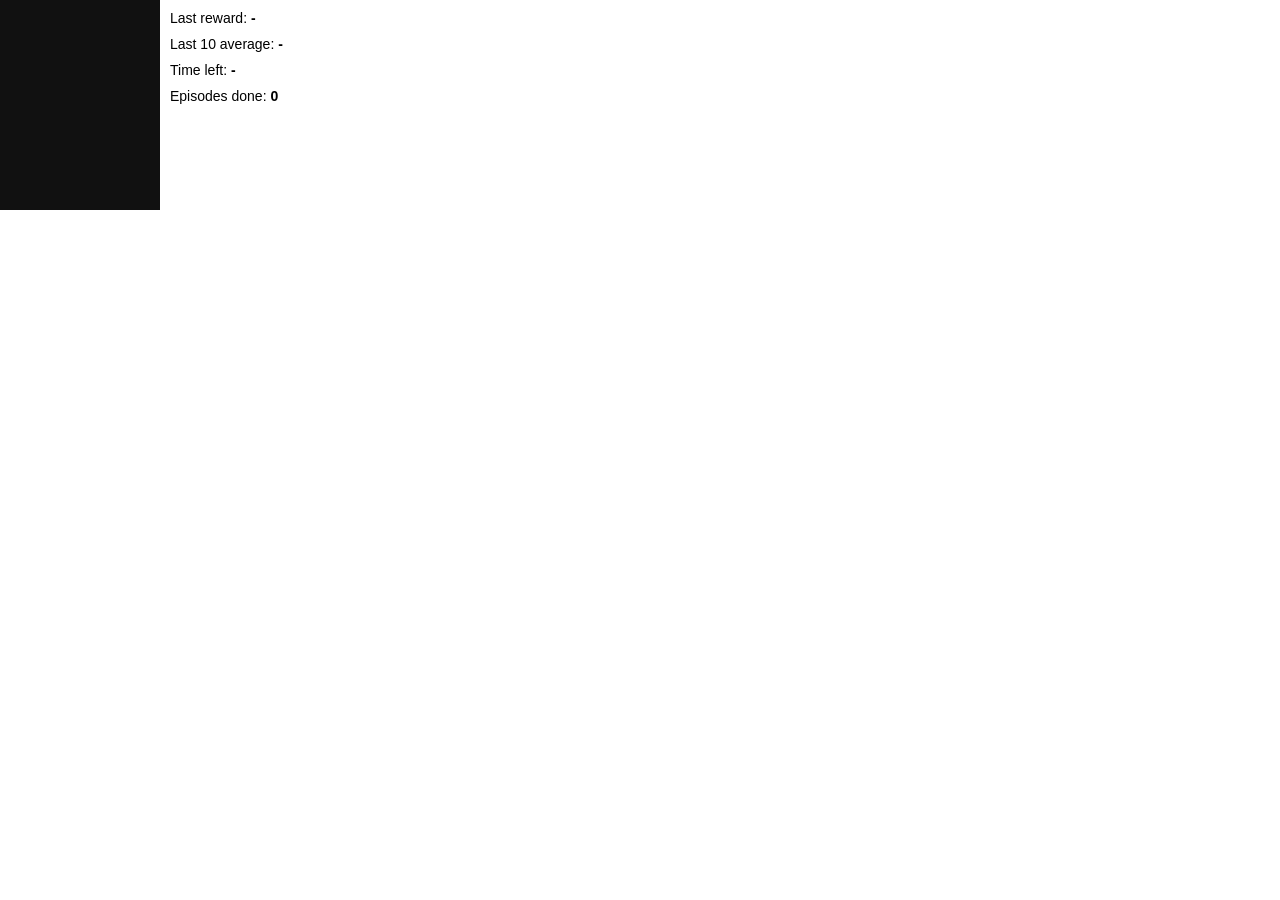
<file: framework/models/AndroidWorld/apps/java/com/google/androidenv/miniwob/app/assets/html/miniwob/book-flight.html>
<!DOCTYPE html>
<html>
<head>
<title>Book Flight Task</title>
<!-- stylesheets -->
<link rel="stylesheet" type="text/css" href="../core/core.css">
<link rel="stylesheet" href="../core/jquery-ui/jquery-ui.min.css">
<!-- JS -->
<script src="../core/core.js"></script>
<script src="../core/jquery-ui/external/jquery/jquery.js"></script>
<script src="../core/jquery-ui/jquery-ui.min.js"></script>
<script src="../common/ui_utils.js"></script>
<script src="../common/special/book-flight/domestic.js"></script>

<style>
#area { height: 156px; position: relative; overflow-y: scroll;
  background-image: -webkit-linear-gradient(top, rgb(207, 223, 238) 0px, rgb(235, 240, 246) 100%); }
#header-book { font-size: 10px; font-weight: bold; font-family: Helvetica,Arial,sans-serif; margin-left: 2px; }
#search { margin: 2px; width: 126px; border: 1px solid #B3B3B3; border-radius: 3px; cursor: pointer;
  background-image: -webkit-gradient(linear,left top,left bottom,color-stop(0,#fdd774),color-stop(1,#edb82e)); }

.input-container { padding: 2px; }
.flight-input { border: 1px solid #666; padding: 2px; border-radius: 3px; cursor: pointer; }
.ui-menu { font-size: 10px; width: 126px !important; }
.ui-autocomplete { max-height: 80px; overflow-y: auto; overflow-x: hidden; }

.departure-container { margin-top: 15px; }
.departure-header{ background: #039; color: #FFF; font-weight: bold; padding: 2px; width: 124px;
  border-right-width: 1px; border-left-width: 1px; border-top-left-radius: 3px; border-top-right-radius: 3px; }
.departure-container .input-container { padding: 0 2px; background-color: #FFF; width: 124px;
  border-bottom-left-radius: 3px; border-bottom-right-radius: 3px; }
.departure-container input { width: 100px !important; margin: 2px 8px; height: 10px; }
.search-container { margin-top: 3px; }

div.ui-datepicker { font-size: 7px; }
p { margin: 0; padding: 0; }
input { width: 100px; display: inline-block; }
.hide { display: none; }

.flight-header { margin: 2px; }
.flight-header button { height: 15px; width: 25px; font-size: 8px;
  border-radius: 3px; padding: 0; margin-left: -1px;
  linear-gradient(to bottom,#fff 0,#fefefe 10%,#d0e0ed 65%,#d0e0ed 90%,#d2dfef 94%,#d0e0ed 97%,#c2cfd8 100%); }
.flight-summary { margin: 2px 0; text-align: center; color: #FFF; width: 138px;
  background-color: #333; padding: 2px; }
.flight { box-shadow: 0 1px 4px rgba(0,0,0,.3); background-color: #FFF;
  width: 140px; padding: 2px; border-radius: 3px; margin: 3px 1px; }
.label-container { display: inline-block; width: 29%; vertical-align: top; }
.label-container label { margin-left: 2px; color: #666; }
.details-container { display: inline-block; width: 69%; margin: 1px 0; }
.details-container div { margin-left: 2px; }

.book { text-align: center; }
.book button { margin: 2px; width: 126px; border: 1px solid #B3B3B3;
  border-radius: 3px; cursor: pointer;
  background-image: -webkit-gradient(linear,left top,left bottom,color-stop(0,#fdd774),color-stop(1,#edb82e)); }
.error { border: 1px solid red !important; }
</style>

<script>
core.EPISODE_MAX_TIME = 30000;

var START_DATE = new Date(2016, 09, 1); // October 1, 2015
var END_DATE = new Date(2016, 11, 31); // December 31, 2016
var DAY_MILLISECONDS = 86400000;
var MAX_FLIGHTS = 5;
var DESIRED_FLIGHT = ['cheapest', 'shortest'];
var MAX_PRICE = 1200; // in USD.

var FLIGHT_NAV = `
<span><button id="menu-back">Back</button></span>
<div class="flight-summary">
  <span class="flight-codes"></span>
  <span> | </span>
  <span class="flight-date"></span>
</div>
`

var FLIGHT_TEMPLATE = `
<div class="flight-depart">
  <div class="label-container"><label>Depart:</label></div>
  <div class="details-container">
    <div class="depart-time"></div>
    <div class="depart-day"></div>
    <div class="depart-city"></div>
  </div>
</div>
<div class="flight-arrive">
  <div class="label-container"><label>Arrives:</label></div>
  <div class="details-container">
    <div class="arrive-time"></div>
    <div class="arrive-day"></div>
    <div class="arrive-city"></div>
  </div>
</div>
<div class="flight-duration">
  <div class="label-container"><label>Duration:</label></div>
  <div class="details-container">
    <div class="time-duration"></div>
  </div>
</div>
<div class="book">
  <button class="flight-price">Book flight for </button>
</div>
`

var createFlightHeader = function(departCity, arriveCity, departDate){
  var departCode = departCity.replace(/(\s\()|(\))/g, '_').split('_')[1];
  var arriveCode = arriveCity.replace(/(\s\()|(\))/g, '_').split('_')[1];
  var div = document.createElement('div');
  div.setAttribute('class', 'flight-header');
  div.innerHTML = FLIGHT_NAV;

  div.getElementsByClassName('flight-codes')[0].innerHTML = departCode + " to " + arriveCode;
  div.getElementsByClassName('flight-date')[0].innerHTML = departDate;

  $('#results').append(div);
}

var createFlightElem = function(result, index){
  var div = document.createElement('div');
  div.setAttribute('class', 'flight');
  div.setAttribute('data-result', index);
  div.innerHTML = FLIGHT_TEMPLATE;

  div.getElementsByClassName('depart-time')[0].innerHTML = result.depart.time;
  div.getElementsByClassName('depart-day')[0].innerHTML = result.depart.day;
  div.getElementsByClassName('depart-city')[0].innerHTML = result.depart.city;

  div.getElementsByClassName('arrive-time')[0].innerHTML = result.arrive.time;
  div.getElementsByClassName('arrive-day')[0].innerHTML = result.arrive.day;
  div.getElementsByClassName('arrive-city')[0].innerHTML = result.arrive.city;

  div.getElementsByClassName('time-duration')[0].innerHTML = result.userDuration;
  div.getElementsByClassName('time-duration')[0].setAttribute('data-duration', result.duration);
  div.getElementsByClassName('flight-price')[0].innerHTML += '$' + result.price;
  div.getElementsByClassName('flight-price')[0].setAttribute('data-price', result.price);

  $('#results').append(div);
}

var generateFlights = function(departCity, arriveCity, day){
  var results = [];
  var totalFlights = core.randi(3, MAX_FLIGHTS);
  var flightStart = new Date(Date.parse(day));
  var flightStartMax = new Date(Date.parse(day) + DAY_MILLISECONDS);
  var flightEnd = new Date(Date.parse(day) + DAY_MILLISECONDS*1.5);
  for(var i=0;i<totalFlights;i++){
    var result = {}
    result.depart = {};
    result.arrive = {};

    var departDate = ui_utils.randomDate(flightStart, flightStartMax);
    var arriveDate = ui_utils.randomDate(departDate, flightEnd);

    result.depart.city = departCity;
    result.depart.dateObj = departDate;
    result.depart.day = departDate.toDateString();
    result.depart.time = departDate.toLocaleTimeString().replace(/([\d]+:[\d]{2})(:[\d]{2})(.*)/, "$1$3");

    result.arrive.city = arriveCity;
    result.arrive.dateObj = arriveDate;
    result.arrive.day = arriveDate.toDateString();
    result.arrive.time = arriveDate.toLocaleTimeString().replace(/([\d]+:[\d]{2})(:[\d]{2})(.*)/, "$1$3");

    var duration = (arriveDate - departDate)
    result.userDuration = parseInt((duration / (1000*60*60)) % 60) + 'h ' + parseInt((duration / (1000*60)) % 60) + 'm';
    result.duration = duration;
    result.price = core.randi(50, MAX_PRICE);

    results.push(result);
  }
  return results;
}

var genProblem = function(){
  // clear the UI.
  if($('body').find('ui-autocomplete-input').length > 0) $('#flight-from, #flight-to').autocomplete('destroy');
  if($('body').find('hasDatepicker').length > 0) $('#datepicker').datepicker('destroy');
  $('#search').unbind('click');
  $('#area input').val('');
  $('#menu').removeClass('hide');
  $('#results').addClass('hide').empty();
  $('.error').removeClass('.error');

  var origin = core.sample(DOMESTIC_FLIGHTS);
  var splitOrigin = origin.replace(/(\s\()|(\))/g, '_').split('_');
  var cityOrigin = splitOrigin[0];
  var airportOrigin = splitOrigin[1];
  var userOrigin = core.sample([cityOrigin, airportOrigin]);

  var destination = core.sample(DOMESTIC_FLIGHTS);
  var splitDesination = destination.replace(/(\s\()|(\))/g, '_').split('_');
  var cityDesination = splitDesination[0];
  var airportDesination = splitDesination[1];
  var userDestination = core.sample([cityDesination, airportDesination]);

  var expectedDate = ui_utils.randomDate(START_DATE, END_DATE);
  var userDate = ui_utils.toDateString(expectedDate);

  var bookAction = core.sample(DESIRED_FLIGHT);

  $('#query').html('Book the <span class="bold">' + bookAction + '</span> one-way flight from: <span class="bold">' + userOrigin + '</span> to: <span class="bold">' +  userDestination + '</span> on <span class="bold">' + userDate + '</span>.');

  $('#flight-from, #flight-to').autocomplete({
    source: DOMESTIC_FLIGHTS
  });

  $("#datepicker").datepicker({
    beforeShow: function (textbox, instance) {
      var txtBoxOffset = $(this).offset();
      var top = txtBoxOffset.top;
      var left = txtBoxOffset.left;
      var textBoxWidth = $(this).outerWidth();
      setTimeout(function () {
        instance.dpDiv.css({top: top-107, left: left});
      }, 0);
    },
    minDate: START_DATE,
    maxDate: END_DATE
  });

  var flightResults = generateFlights(origin, userDestination, userDate);

  $('#search').on('click', function(){
    $('#results').empty();
    $('.error').removeClass('error');
    var inputOrigin = $('#flight-from').val();
    var inputDestination = $('#flight-to').val();
    var inputDate = $('#datepicker').val();

    // input validation. if the text inputs are invalid, or blank, outline them in red.
    if(inputOrigin === '' || DOMESTIC_FLIGHTS.indexOf(inputOrigin) === -1)
      $('#flight-from').addClass('error');
    if(inputDestination === '' || DOMESTIC_FLIGHTS.indexOf(inputDestination) === -1)
      $('#flight-to').addClass('error');
    if(inputDate === '')
      $('#datepicker').addClass('error');
    if($('.error').length > 0) return;

    $('#results').removeClass('hide');
    $('#menu').addClass('hide');

    var cheapestPrice = MAX_PRICE;
    var shortest = DAY_MILLISECONDS*2;

    // create the header at the top of the flight results,
    // and allow the user to return back to search if needed.
    createFlightHeader(inputOrigin, inputDestination, inputDate);
    $('#menu-back').unbind('click');
    $('#menu-back').on('click', function(){
      $('#results').addClass('hide');
      $('#menu').removeClass('hide');
    });

    // all the shenanigans used to determine whether or not the user
    // has picked the correct flight: the origin city, the desination city,
    // the date, and whether or not it's the cheapest/shorest flight.
    var correctOrigin = inputOrigin.indexOf(userOrigin) !== -1;
    var correctDestination = inputDestination.indexOf(userDestination) !== -1;
    var correctDate = inputDate === userDate;
    if(correctOrigin && correctDestination && correctDate){
      for(var i=0;i<flightResults.length; i++){
        createFlightElem(flightResults[i]);
        if(bookAction === 'shortest' &&  flightResults[i].duration < shortest)
          shortest = flightResults[i].duration;
        if(bookAction === 'cheapest' && flightResults[i].price < cheapestPrice)
          cheapestPrice = flightResults[i].price;
      }
    } else {
      // if any of the data is incorrect, generate dynamic/fake results for the user.
      var fakeFlights = generateFlights(inputOrigin, inputDestination, inputDate);
      for(var i=0;i<fakeFlights.length; i++){
        createFlightElem(fakeFlights[i]);
      }
    }

    $('.flight-price').on('click', function(){
      var $parent = $(this).parents('.flight');
      var price = parseInt($parent.find('.flight-price').attr('data-price'));
      var duration = parseInt($parent.find('.time-duration').attr('data-duration'));
      var r = (bookAction === 'shortest' && duration === shortest) || (bookAction === 'cheapest' && price === cheapestPrice) ? 1.0 : -1.0;
      core.endEpisode(r, r > 0);
    });

  });
}

window.onload = function() {
  core.startEpisode();
}
</script>
</head>
<body>
<div id="wrap">
  <div id="query"></div>
  <div id="area">
    <div id="menu">
      <h2 id="header-book">Book Your One-Way Flight</h2>
      <div class="input-container"><input id="flight-from" class="flight-input" type="text" placeholder="From:"></div>
      <div class="input-container"><input id="flight-to" class="flight-input" type="text" placeholder="To:"></div>
      <div class="departure-container">
        <div class="departure-header">Departure Date</div>
        <div class="input-container"><input id="datepicker" class="flight-input" type="text" readonly></div>
      </div>
      <div class="search-container">
        <button id="search">Search</button>
      </div>
    </div>
  <div id="results" class="hide"></div>
  </div>
</div>
</body>
</html>
</file>
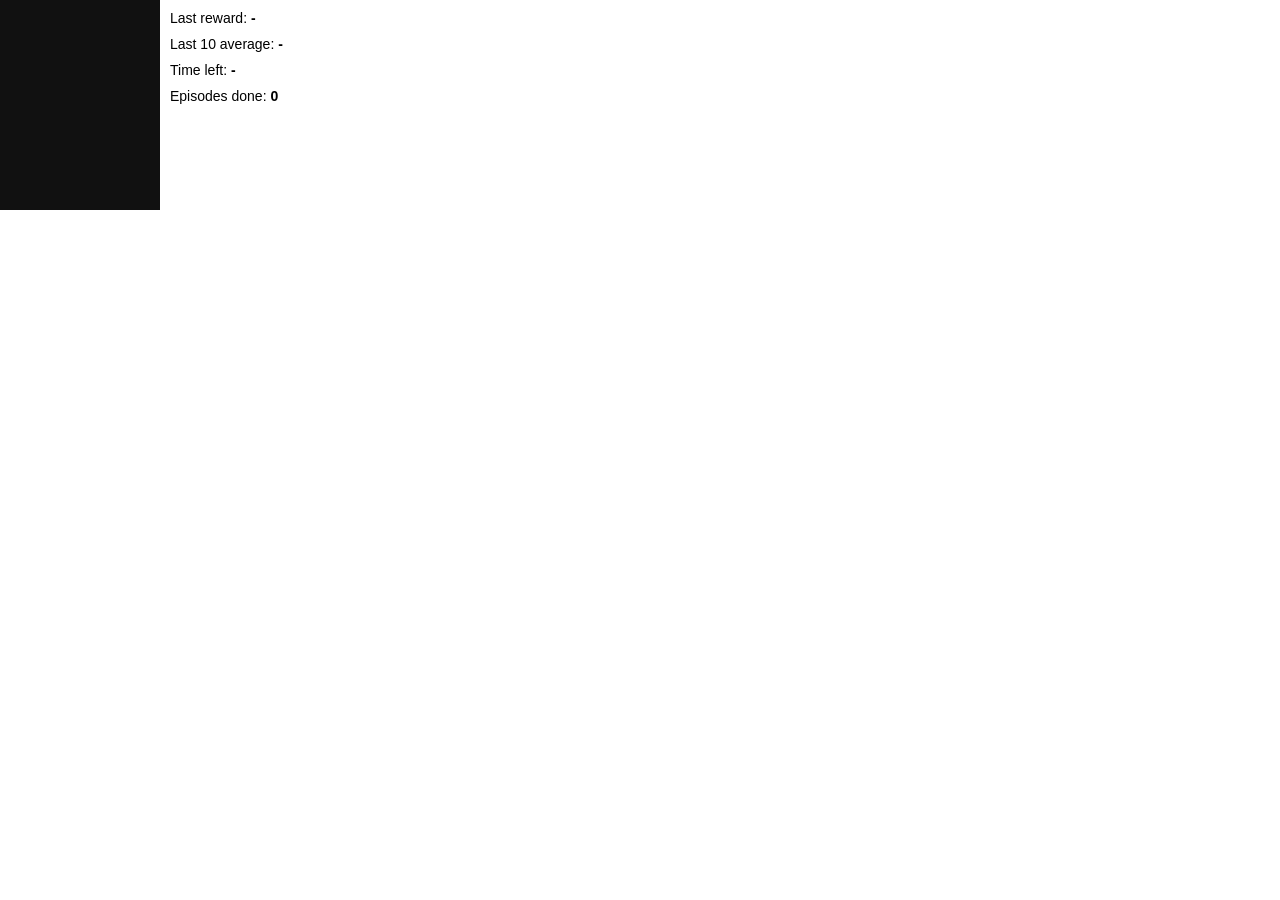
<file: framework/models/AndroidWorld/apps/java/com/google/androidenv/miniwob/app/assets/html/miniwob/chase-circle.html>
<!DOCTYPE html>
<html>
<head>
<title>Chase Circle Task</title>
<!-- stylesheets -->
<link rel="stylesheet" type="text/css" href="../core/core.css">
<!-- JS -->
<script src="../core/core.js"></script>
<script src="../core/d3.v3.min.js"></script>
<script src="../common/shapes.js"></script>

<style>
#area_svg { width: 160px; height: 160px; }
</style>
<script>
var exitTime = null;
var missedFrames = 0;
var MAX_TRANSLATES = 4;

// function that moves the circle around and
// eventually ends the episode.
var translateCircle = function(translates) {
  if(translates !== 0){
    d3.select('#circ').transition().duration(2000)
      .attr('cx', Math.random() * 120 + 20) // change this to random 2px
      .attr('cy', Math.random() * 120 + 20) // change this to random 2px
      .each('end', function(){
        translateCircle(translates-1);
    });
  } else {
    // end this episode slightly earlier, otherwise if set to 2000ms
    // the episode will automatically end and give a -1.0 score.
    d3.select('#circ').transition().duration(1900)
      .attr('cx', Math.random() * 120 + 20)
      .attr('cy', Math.random() * 120 + 20)
      .each('end', function(){
        if(exitTime !== null) {
          missedFrames += new Date().getTime() - exitTime;
          exitTime = null;
        }
        var score = (10000 - missedFrames)/10000;
        missedFrames = 0;
        core.endEpisode(score);
      });
  }
}

// create a problem instance
var genProblem = function() {
  d3.selectAll('svg > *').remove();
  var svg =  d3.select('svg');

  // generate a new random grid of shapes
  var circle = svg
    .append('circle')
    .attr('id', 'circ')
    .attr('cx', Math.random() * 120 + 20)
    .attr('cy', Math.random() * 120 + 20)
    .attr('r', 22 + 'px');

  missedFrames = 0;
  exitTime = new Date().getTime();

  var translates = MAX_TRANSLATES;
  translateCircle(translates);

  d3.select('circle').on('mouseleave', function(){
    exitTime = new Date().getTime();
  });
  d3.select('circle').on('mouseenter', function(){
    missedFrames += new Date().getTime() - exitTime;
    exitTime = null;
  });

}

window.onload = function() {
  core.startEpisode();
}
</script>
</head>
<body>
<div id="wrap">
  <div id="query">Keep your mouse inside the circle as it moves around.</div>
  <div id="area">
    <svg id="area_svg"></svg>
  </div>
</div>
</body>
</html>
</file>
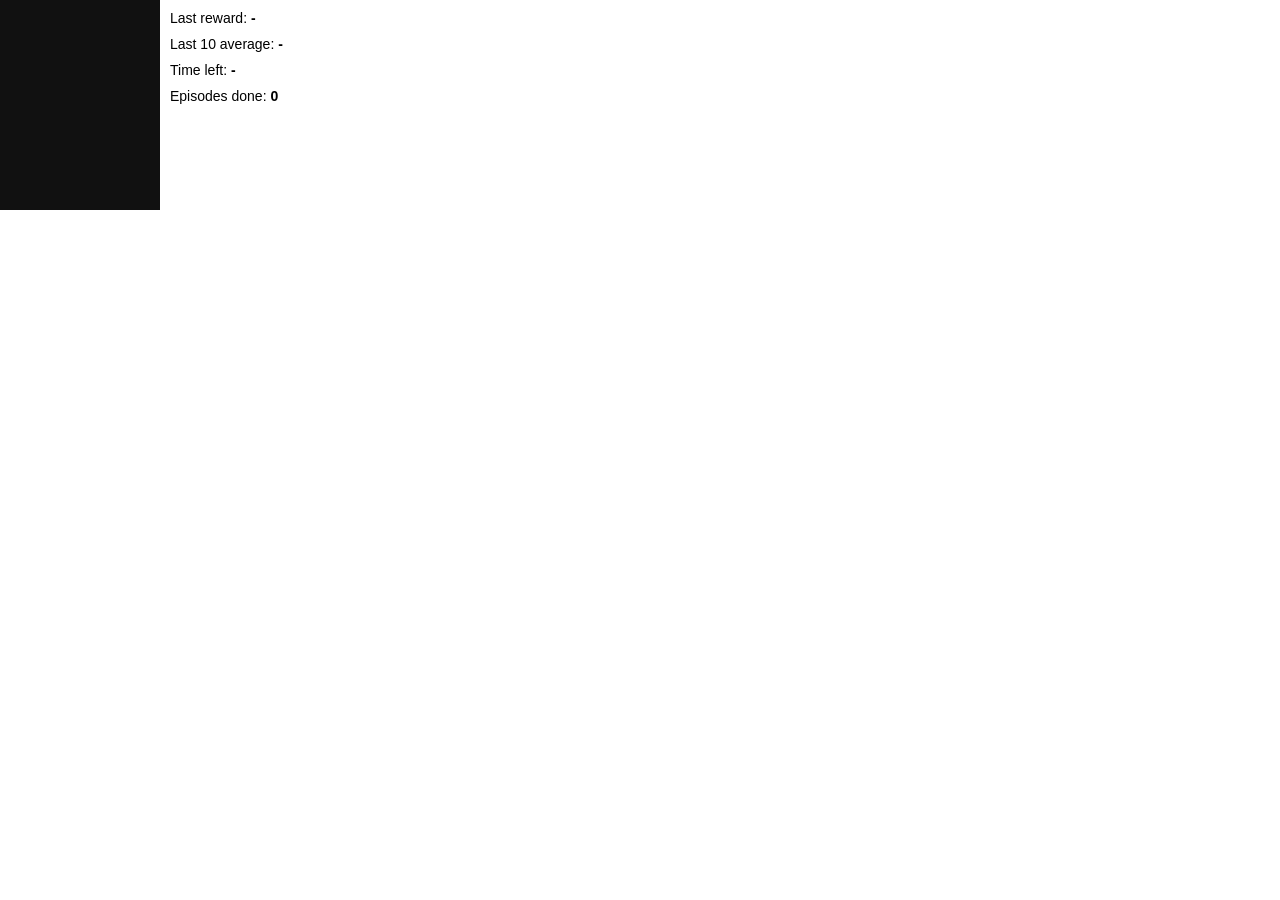
<file: framework/models/AndroidWorld/apps/java/com/google/androidenv/miniwob/app/assets/html/miniwob/choose-date-easy.html>
<!DOCTYPE html>
<html>
<head>
<title>Choose Date Task</title>
<!-- stylesheets -->
<link rel="stylesheet" type="text/css" href="../core/core.css">
<link rel="stylesheet" href="../core/jquery-ui/jquery-ui.min.css">
<!-- JS -->
<script src="../core/core.js"></script>
<script src="../core/d3.v3.min.js"></script>
<script src="../core/jquery-ui/external/jquery/jquery.js"></script>
<script src="../core/jquery-ui/jquery-ui.min.js"></script>
<script src="../common/ui_utils.js"></script>

<style>
div.ui-datepicker { font-size: 7px; }
.secondary-action { margin-left: 25px; }
p { margin: 0; padding: 0; }
input { width: 100px; display: inline-block; }
</style>

<script>
var START_DATE = new Date(2016, 11, 1); // December 1, 2015
var END_DATE = new Date(2016, 11, 31); // December 31, 2016
core.EPISODE_MAX_TIME = 20000; // set episode interval to 20 seconds

var genProblem = function() {
  var d = ui_utils.randomDate(START_DATE, END_DATE);
  d3.select('#datepicker')[0][0].value = '';

  var q = ui_utils.toDateString(d);

  d3.select('#query').html('Select ' + q + ' as the date and hit submit.');

  d3.select('#subbtn').on('click', function(){
    var t = d3.select('#datepicker')[0][0].value;
    var r = t === q ? 1.0 : -1.0;
    core.endEpisode(r, r > 0);
  })
}

window.onload = function() {
  $('#datepicker').datepicker({
    minDate: START_DATE,
    maxDate: END_DATE
  });

  core.startEpisode();
}
</script>
</head>
<body>
<div id="wrap">
  <div id="query"></div>
  <div id="area">
    <p>Date: <input type="text" id="datepicker" readonly></p>
    <br>
    <button id="subbtn" class="secondary-action">Submit</button>
  </div>
</div>
</body>
</html>
</file>
<file: docs/css/style.css>
/* ===== CSS Variables - Light Theme ===== */
:root {
  --primary: #6366f1;
  --primary-dark: #4f46e5;
  --accent: #0891b2;
  --accent-light: #22d3ee;
  --bg-light: #ffffff;
  --bg-light-alt: #f8fafc;
  --bg-card: #ffffff;
  --text-primary: #1e293b;
  --text-secondary: #64748b;
  --gradient-1: linear-gradient(135deg, #6366f1 0%, #0891b2 100%);
  --gradient-2: linear-gradient(135deg, #ec4899 0%, #f97316 100%);
  --short-term-color: #16a34a;
  --long-term-color: #d97706;
  --border-color: #e2e8f0;
  --shadow-sm: 0 1px 2px rgba(0, 0, 0, 0.05);
  --shadow-md: 0 4px 6px -1px rgba(0, 0, 0, 0.1);
  --shadow-lg: 0 10px 15px -3px rgba(0, 0, 0, 0.1);
  --font-main: 'Space Grotesk', -apple-system, BlinkMacSystemFont, sans-serif;
  --font-mono: 'JetBrains Mono', monospace;
}

/* ===== Base Styles ===== */
* {
  margin: 0;
  padding: 0;
  box-sizing: border-box;
}

html {
  scroll-behavior: smooth;
}

body {
  font-family: var(--font-main);
  background-color: var(--bg-light);
  color: var(--text-primary);
  line-height: 1.6;
  overflow-x: hidden;
}

a {
  color: var(--primary);
  text-decoration: none;
  transition: all 0.3s ease;
}

a:hover {
  color: var(--primary-dark);
}

/* ===== Navigation ===== */
.navbar {
  background: rgba(255, 255, 255, 0.95);
  backdrop-filter: blur(20px);
  border-bottom: 1px solid var(--border-color);
  padding: 1rem 0;
  transition: all 0.3s ease;
  box-shadow: var(--shadow-sm);
}

.navbar-brand {
  font-weight: 700;
  font-size: 1.4rem;
  color: var(--text-primary) !important;
  display: flex;
  align-items: center;
  gap: 0.5rem;
}

.brand-icon {
  height: 32px;
  width: 32px;
  border-radius: 8px;
  object-fit: contain;
}

.brand-text {
  font-size: 1.25rem;
  font-weight: 700;
  background: linear-gradient(135deg, #3b82f6 0%, #8b5cf6 50%, #ec4899 100%);
  -webkit-background-clip: text;
  -webkit-text-fill-color: transparent;
  background-clip: text;
}

.brand-text {
  font-weight: 700;
}

.nav-link {
  color: var(--text-secondary) !important;
  font-weight: 500;
  padding: 0.5rem 1rem !important;
  border-radius: 8px;
  transition: all 0.3s ease;
}

.nav-link:hover, .nav-link.active {
  color: var(--primary) !important;
  background: rgba(99, 102, 241, 0.1);
}

/* ===== Hero Section ===== */
.hero-section {
  min-height: 80vh;
  display: flex;
  align-items: center;
  justify-content: center;
  position: relative;
  padding: 120px 0 80px;
  overflow: hidden;
  background: linear-gradient(135deg, #f0f9ff 0%, #e0f2fe 50%, #f0fdf4 100%);
}

.hero-bg {
  position: absolute;
  top: 0;
  left: 0;
  right: 0;
  bottom: 0;
  background: 
    radial-gradient(ellipse at 20% 20%, rgba(99, 102, 241, 0.08) 0%, transparent 50%),
    radial-gradient(ellipse at 80% 80%, rgba(8, 145, 178, 0.08) 0%, transparent 50%);
  z-index: 0;
  pointer-events: none;
}

.hero-content {
  position: relative;
  z-index: 1;
}

.hero-title {
  font-size: clamp(2.5rem, 8vw, 4.5rem);
  font-weight: 700;
  margin-bottom: 1.5rem;
  letter-spacing: -0.02em;
}

.gradient-text {
  background: var(--gradient-1);
  -webkit-background-clip: text;
  -webkit-text-fill-color: transparent;
  background-clip: text;
}

.hero-subtitle {
  font-size: clamp(1.1rem, 2.5vw, 1.4rem);
  color: var(--text-secondary);
  max-width: 700px;
  margin: 0 auto 1rem;
}

.hero-buttons {
  display: flex;
  flex-wrap: wrap;
  gap: 1rem;
  justify-content: center;
  margin-top: 2rem;
}

/* Hero Authors */
.hero-authors {
  margin-top: 2rem;
  padding: 1.5rem 0;
  max-width: 900px;
  margin-left: auto;
  margin-right: auto;
}

.authors-list {
  display: flex;
  flex-wrap: wrap;
  justify-content: center;
  gap: 0.25rem 0.75rem;
  margin-bottom: 0.75rem;
}

.author {
  font-size: 0.95rem;
  color: var(--text-secondary);
  white-space: nowrap;
}

.author-name {
  color: var(--text-primary);
}

.author sup {
  color: var(--primary);
  font-weight: 600;
  font-size: 0.7rem;
}

.corresponding-icon {
  color: #e74c3c;
  font-size: 0.9rem;
  margin-left: 2px;
  cursor: help;
}

.affiliations-list {
  display: flex;
  flex-wrap: wrap;
  justify-content: center;
  gap: 0.5rem 1.5rem;
  margin-bottom: 0.5rem;
  font-size: 0.85rem;
  color: var(--text-secondary);
}

.affiliation sup {
  color: var(--primary);
  font-weight: 600;
}

.author-notes {
  display: flex;
  justify-content: center;
  gap: 1.5rem;
  font-size: 0.8rem;
  color: var(--text-muted);
  font-style: italic;
}

/* Hero Institutions Logos */
.hero-institutions {
  display: flex;
  flex-wrap: wrap;
  justify-content: center;
  align-items: center;
  gap: 30px;
  margin-top: 2.5rem;
  padding-top: 2rem;
  border-top: 1px solid rgba(0, 0, 0, 0.1);
}

.hero-logo {
  display: flex;
  align-items: center;
  justify-content: center;
  padding: 8px;
  transition: all 0.3s ease;
  opacity: 0.7;
}

.hero-logo:hover {
  opacity: 1;
  transform: scale(1.08);
}

.hero-logo img {
  height: 55px;
  width: auto;
  max-width: 160px;
  object-fit: contain;
}

/* ===== Buttons ===== */
.btn {
  font-family: var(--font-main);
  font-weight: 600;
  padding: 0.75rem 1.5rem;
  border-radius: 12px;
  display: inline-flex;
  align-items: center;
  gap: 0.5rem;
  transition: all 0.3s ease;
}

.btn-primary {
  background: var(--gradient-1);
  border: none;
  color: white;
}

.btn-primary:hover {
  transform: translateY(-2px);
  box-shadow: 0 10px 30px rgba(99, 102, 241, 0.3);
  color: white;
}

.btn-outline-primary {
  border: 2px solid var(--primary);
  background: transparent;
  color: var(--primary);
}

.btn-outline-primary:hover {
  background: var(--primary);
  color: white;
  transform: translateY(-2px);
}

.btn-outline-light {
  border: 2px solid var(--border-color);
  background: white;
  color: var(--text-primary);
}

.btn-outline-light:hover {
  background: var(--bg-light-alt);
  border-color: var(--primary);
  color: var(--primary);
}

.btn-accent {
  background: var(--accent);
  border: none;
  color: white;
}

.btn-accent:hover {
  background: #0e7490;
  transform: translateY(-2px);
  box-shadow: 0 10px 30px rgba(8, 145, 178, 0.3);
  color: white;
}

/* ===== Sections ===== */
.section-padding {
  padding: 80px 0;
}

.section-title {
  font-size: 2.2rem;
  font-weight: 700;
  margin-bottom: 2.5rem;
  color: var(--text-primary);
  position: relative;
}

.section-title::after {
  content: '';
  display: block;
  width: 60px;
  height: 4px;
  background: var(--gradient-1);
  margin: 1rem auto 0;
}

.subsection-title {
  font-size: 1.4rem;
  font-weight: 600;
  color: var(--text-primary);
  position: relative;
}

.subsection-title::after {
  content: '';
  display: block;
  width: 40px;
  height: 3px;
  background: var(--primary);
  margin: 0.5rem auto 0;
  border-radius: 2px;
}

/* MemGUI-Eval Section */
.eval-intro .lead {
  font-size: 1.1rem;
  line-height: 1.8;
}

.eval-stages {
  display: flex;
  flex-direction: column;
  gap: 1rem;
}

.eval-stage {
  display: flex;
  align-items: flex-start;
  gap: 1rem;
  padding: 1rem;
  background: #ffffff;
  border-radius: 12px;
  box-shadow: 0 2px 8px rgba(0, 0, 0, 0.06);
  transition: all 0.3s ease;
}

.eval-stage:hover {
  transform: translateX(5px);
  box-shadow: 0 4px 15px rgba(0, 0, 0, 0.1);
}

.stage-num {
  display: flex;
  align-items: center;
  justify-content: center;
  width: 36px;
  height: 36px;
  min-width: 36px;
  background: linear-gradient(135deg, #3b82f6 0%, #2563eb 100%);
  color: white;
  border-radius: 50%;
  font-weight: 700;
  font-size: 1rem;
}

.stage-info {
  display: flex;
  flex-direction: column;
  gap: 0.25rem;
}

.stage-info strong {
  color: var(--text-primary);
  font-size: 1rem;
}

.stage-info span {
  color: #64748b;
  font-size: 0.9rem;
  border-radius: 2px;
}

.bg-light-alt {
  background-color: var(--bg-light-alt);
}

/* ===== Stats Grid ===== */
.stats-grid {
  display: grid;
  grid-template-columns: repeat(3, 1fr);
  gap: 1.5rem;
}

.stat-card {
  background: var(--bg-card);
  border: 1px solid var(--border-color);
  border-radius: 16px;
  padding: 2rem;
  text-align: center;
  transition: all 0.3s ease;
  box-shadow: var(--shadow-sm);
}

.stat-card:hover {
  border-color: var(--primary);
  transform: translateY(-5px);
  box-shadow: var(--shadow-lg);
}

.stat-number {
  font-size: 2.5rem;
  font-weight: 700;
  background: var(--gradient-1);
  -webkit-background-clip: text;
  -webkit-text-fill-color: transparent;
  background-clip: text;
}

.stat-label {
  color: var(--text-secondary);
  font-size: 0.95rem;
  margin-top: 0.5rem;
}

/* ===== Feature Cards ===== */
.feature-card {
  background: var(--bg-card);
  border: 1px solid var(--border-color);
  border-radius: 16px;
  padding: 2rem;
  height: 100%;
  transition: all 0.3s ease;
  box-shadow: var(--shadow-sm);
}

.feature-card:hover {
  border-color: var(--accent);
  transform: translateY(-5px);
  box-shadow: var(--shadow-lg);
}

.feature-icon {
  font-size: 2.5rem;
  margin-bottom: 1rem;
}

.feature-card h4 {
  font-size: 1.2rem;
  font-weight: 600;
  margin-bottom: 0.75rem;
  color: var(--text-primary);
}

.feature-card p {
  color: var(--text-secondary);
  font-size: 0.95rem;
  margin: 0;
}

/* ===== RQ Cards ===== */
.rq-grid {
  display: grid;
  grid-template-columns: repeat(auto-fit, minmax(350px, 1fr));
  gap: 1.25rem;
}

.rq-card {
  background: var(--bg-card);
  border: 1px solid var(--border-color);
  border-radius: 12px;
  padding: 1.25rem;
  transition: all 0.3s ease;
  box-shadow: var(--shadow-sm);
}

.rq-card:hover {
  border-color: var(--primary);
  box-shadow: var(--shadow-md);
  transform: translateY(-2px);
}

.rq-header {
  display: flex;
  align-items: flex-start;
  gap: 0.75rem;
  margin-bottom: 0.75rem;
}

.rq-badge {
  background: var(--gradient-1);
  color: white;
  font-weight: 700;
  font-size: 0.75rem;
  padding: 0.25rem 0.6rem;
  border-radius: 6px;
  flex-shrink: 0;
}

.rq-question {
  font-weight: 600;
  color: var(--text-primary);
  font-size: 0.95rem;
  line-height: 1.4;
}

.rq-answer {
  font-size: 0.9rem;
  color: var(--text-secondary);
  line-height: 1.5;
}

.rq-answer strong {
  color: var(--primary);
  display: block;
  margin-bottom: 0.25rem;
}

/* ===== Comparison Table ===== */
.comparison-table {
  font-size: 0.9rem;
}

.comparison-table thead th {
  background: #f8f9fa;
  font-weight: 600;
  vertical-align: middle;
  text-align: center;
  font-size: 0.85rem;
}

.comparison-table tbody td {
  text-align: center;
  vertical-align: middle;
}

.comparison-table tbody td:first-child {
  text-align: left;
  font-weight: 500;
}

.comparison-table .table-primary {
  background: linear-gradient(135deg, rgba(99, 102, 241, 0.15) 0%, rgba(139, 92, 246, 0.15) 100%) !important;
}

.comparison-table .text-success {
  font-weight: 600;
}

.comparison-table .text-danger {
  opacity: 0.6;
}

/* ===== Metrics Section ===== */
.metric-group {
  background: var(--bg-card);
  border: 1px solid var(--border-color);
  border-radius: 16px;
  padding: 2rem;
  margin-bottom: 1.5rem;
  box-shadow: var(--shadow-sm);
}

.metric-group h4 {
  display: flex;
  align-items: center;
  gap: 0.75rem;
  margin-bottom: 1.5rem;
  font-weight: 600;
  color: var(--text-primary);
}

.metric-badge {
  display: inline-flex;
  align-items: center;
  justify-content: center;
  width: 32px;
  height: 32px;
  border-radius: 8px;
  font-size: 1rem;
}

.metric-badge.short-term {
  background: rgba(22, 163, 74, 0.15);
  color: var(--short-term-color);
}

.metric-badge.long-term {
  background: rgba(217, 119, 6, 0.15);
  color: var(--long-term-color);
}

.metric-list {
  list-style: none;
  padding: 0;
  margin: 0;
}

.metric-list li {
  padding: 0.75rem 0;
  border-bottom: 1px solid var(--border-color);
  color: var(--text-secondary);
}

.metric-list li:last-child {
  border-bottom: none;
}

.metric-list li strong {
  color: var(--primary);
  font-family: var(--font-mono);
}

/* ===== Figure Gallery ===== */
.figure-gallery {
  display: grid;
  gap: 2rem;
}

.figure-card {
  background: var(--bg-card);
  border: 1px solid var(--border-color);
  border-radius: 16px;
  overflow: hidden;
  box-shadow: var(--shadow-sm);
  transition: all 0.3s ease;
  display: flex;
  flex-direction: column;
}

.figure-card:hover {
  box-shadow: var(--shadow-lg);
  transform: translateY(-3px);
}

.figure-card .figure-img-wrapper {
  flex: 1;
  display: flex;
  align-items: center;
  justify-content: center;
  background: #fafafa;
  min-height: 300px;
  padding: 1rem;
}

.figure-card img {
  width: 100%;
  height: auto;
  max-height: 400px;
  object-fit: contain;
  display: block;
}

.figure-caption {
  padding: 1rem 1.5rem;
  background: var(--bg-light-alt);
  border-top: 1px solid var(--border-color);
}

.figure-caption h5 {
  font-size: 1rem;
  font-weight: 600;
  margin-bottom: 0.25rem;
  color: var(--text-primary);
}

.figure-caption p {
  font-size: 0.9rem;
  color: var(--text-secondary);
  margin: 0;
}

/* Equal height rows */
.row.g-4 > [class*="col-"] {
  display: flex;
}

.row.g-4 > [class*="col-"] > .figure-card {
  width: 100%;
}

/* ===== Citation ===== */
.citation-box {
  background: var(--bg-light-alt);
  border: 1px solid var(--border-color);
  border-radius: 16px;
  padding: 2rem;
  position: relative;
  max-width: 800px;
  margin: 0 auto;
  box-shadow: var(--shadow-sm);
}

.citation-box pre {
  margin: 0;
  overflow-x: auto;
}

.citation-box code {
  font-family: var(--font-mono);
  font-size: 0.85rem;
  color: var(--text-secondary);
  white-space: pre-wrap;
}

.copy-btn {
  position: absolute;
  top: 1rem;
  right: 1rem;
}

/* ===== Affiliations Section ===== */
.affiliations-section {
  padding: 60px 0;
  background: linear-gradient(180deg, var(--bg-light) 0%, var(--bg-light-alt) 100%);
  border-top: 1px solid var(--border-color);
}

.affiliations-title {
  font-size: 1.25rem;
  font-weight: 600;
  color: var(--text-secondary);
  margin-bottom: 2.5rem;
  text-transform: uppercase;
  letter-spacing: 1px;
}

.affiliations-logos {
  display: flex;
  flex-wrap: wrap;
  justify-content: center;
  align-items: center;
  gap: 40px;
}

.affiliation-logo {
  display: flex;
  align-items: center;
  justify-content: center;
  padding: 12px;
  transition: all 0.3s ease;
  opacity: 0.7;
  filter: grayscale(30%);
}

.affiliation-logo:hover {
  opacity: 1;
  filter: grayscale(0%);
  transform: scale(1.05);
}

.affiliation-logo img {
  height: 60px;
  width: auto;
  max-width: 180px;
  object-fit: contain;
}

@media (max-width: 768px) {
  .affiliations-logos {
    gap: 25px;
  }
  
  .affiliation-logo img {
    height: 40px;
    max-width: 120px;
  }
}

/* ===== Footer ===== */
.footer {
  padding: 3rem 0;
  border-top: 1px solid var(--border-color);
  background: var(--bg-light-alt);
}

.footer p {
  margin-bottom: 0.5rem;
  color: var(--text-secondary);
}

.footer a {
  color: var(--primary);
}

/* ===== Hero Layout (Two Column) ===== */
.hero-layout {
  display: grid;
  grid-template-columns: 1fr 420px;
  gap: 50px;
  align-items: flex-start;
  position: relative;
  z-index: 2;
}

.hero-content {
  text-align: left;
}

.hero-content .hero-title {
  text-align: left;
}

.hero-content .hero-subtitle {
  text-align: left !important;
  max-width: 100%;
  margin: 0 0 1rem 0 !important;
}

.hero-content .hero-buttons {
  justify-content: flex-start;
}

.hero-content .hero-authors {
  text-align: left;
}

.hero-content .authors-list,
.hero-content .affiliations-list,
.hero-content .author-notes {
  justify-content: flex-start;
  text-align: left;
}

.hero-content .hero-institutions {
  justify-content: flex-start;
}

/* ===== Hero Leaderboard Panel ===== */
.hero-leaderboard-panel {
  background: rgba(255, 255, 255, 0.98);
  border-radius: 16px;
  box-shadow: 0 20px 60px rgba(0, 0, 0, 0.15);
  overflow: hidden;
  position: relative;
  z-index: 10;
}

.lb-panel-header {
  display: flex;
  justify-content: space-between;
  align-items: center;
  padding: 16px 20px;
  background: linear-gradient(135deg, #1e1b4b 0%, #312e81 100%);
}

.lb-panel-title {
  font-weight: 700;
  font-size: 1.1em;
  color: #fff;
}

.lb-panel-link {
  font-size: 0.85em;
  color: #fbbf24;
  text-decoration: none;
  font-weight: 600;
}

.lb-panel-link:hover {
  color: #fcd34d;
}

.lb-panel-table {
  padding: 8px 0;
}

.lb-panel-row {
  display: grid;
  grid-template-columns: 36px 1fr repeat(5, 48px);
  gap: 4px;
  padding: 10px 16px;
  align-items: center;
  border-bottom: 1px solid #f1f5f9;
  transition: background 0.2s ease;
}

.lb-panel-row:last-child {
  border-bottom: none;
}

.lb-panel-row:not(.header):hover {
  background: #f8fafc;
}

.lb-panel-row.header {
  background: #f8fafc;
  font-weight: 600;
  font-size: 0.75em;
  color: #64748b;
  text-transform: uppercase;
  letter-spacing: 0.5px;
}

.lb-panel-row.rank-1 {
  background: linear-gradient(90deg, rgba(251, 191, 36, 0.15) 0%, rgba(251, 191, 36, 0.05) 100%);
}

.lb-panel-row.rank-2 {
  background: linear-gradient(90deg, rgba(156, 163, 175, 0.15) 0%, rgba(156, 163, 175, 0.05) 100%);
}

.lb-panel-row.rank-3 {
  background: linear-gradient(90deg, rgba(180, 83, 9, 0.12) 0%, rgba(180, 83, 9, 0.03) 100%);
}

.lb-col-rank {
  font-weight: 700;
  font-size: 0.95em;
  text-align: center;
}

.lb-col-name {
  font-weight: 600;
  font-size: 0.9em;
  color: #1e293b;
  white-space: nowrap;
  overflow: hidden;
  text-overflow: ellipsis;
}

.lb-col-metric {
  font-family: var(--font-mono);
  font-size: 0.85em;
  color: #475569;
  text-align: center;
}

.lb-col-metric.highlight {
  color: #059669;
  font-weight: 700;
}

.lb-panel-cta {
  display: flex;
  align-items: center;
  justify-content: center;
  gap: 8px;
  padding: 14px 20px;
  background: linear-gradient(135deg, #6366f1 0%, #4f46e5 100%);
  color: #fff !important;
  text-decoration: none;
  font-weight: 600;
  font-size: 0.95em;
  transition: all 0.3s ease;
}

.lb-panel-cta:hover {
  background: linear-gradient(135deg, #4f46e5 0%, #4338ca 100%);
  color: #fff !important;
}

.lb-panel-loading {
  text-align: center;
  padding: 40px 20px;
  color: #64748b;
  font-size: 0.9em;
}

/* Ensure all links in leaderboard panel are clickable */
.hero-leaderboard-panel a {
  position: relative;
  z-index: 20;
  cursor: pointer;
}

.lb-panel-header,
.lb-panel-cta {
  position: relative;
  z-index: 20;
}

/* ===== Leaderboard CTA Section (can be removed if not used) ===== */
.leaderboard-cta-section {
  padding: 80px 0;
  background: linear-gradient(135deg, #1e1b4b 0%, #312e81 50%, #4338ca 100%);
  position: relative;
  overflow: hidden;
}

.leaderboard-cta-section::before {
  content: '';
  position: absolute;
  top: 0;
  left: 0;
  right: 0;
  bottom: 0;
  background: url("data:image/svg+xml,%3Csvg width='60' height='60' viewBox='0 0 60 60' xmlns='http://www.w3.org/2000/svg'%3E%3Cg fill='none' fill-rule='evenodd'%3E%3Cg fill='%23ffffff' fill-opacity='0.03'%3E%3Cpath d='M36 34v-4h-2v4h-4v2h4v4h2v-4h4v-2h-4zm0-30V0h-2v4h-4v2h4v4h2V6h4V4h-4zM6 34v-4H4v4H0v2h4v4h2v-4h4v-2H6zM6 4V0H4v4H0v2h4v4h2V6h4V4H6z'/%3E%3C/g%3E%3C/g%3E%3C/svg%3E");
  opacity: 0.5;
}

.leaderboard-cta-card {
  position: relative;
  z-index: 1;
}

.cta-badge {
  display: inline-block;
  background: linear-gradient(135deg, #fbbf24 0%, #f59e0b 100%);
  color: #1e1b4b;
  padding: 8px 20px;
  border-radius: 30px;
  font-weight: 700;
  font-size: 0.9em;
  margin-bottom: 20px;
  box-shadow: 0 4px 15px rgba(251, 191, 36, 0.4);
}

.cta-title {
  color: #fff;
  font-size: 2.5em;
  font-weight: 700;
  margin-bottom: 16px;
  line-height: 1.2;
}

.cta-description {
  color: rgba(255, 255, 255, 0.85);
  font-size: 1.15em;
  line-height: 1.7;
  margin-bottom: 24px;
}

.cta-description strong {
  color: #fbbf24;
}

.cta-stats {
  display: flex;
  gap: 30px;
  margin-bottom: 30px;
}

.cta-stat {
  text-align: center;
}

.cta-stat-value {
  display: block;
  font-size: 2em;
  font-weight: 700;
  color: #fbbf24;
  line-height: 1;
}

.cta-stat-label {
  font-size: 0.85em;
  color: rgba(255, 255, 255, 0.7);
  margin-top: 4px;
}

.cta-buttons {
  display: flex;
  gap: 16px;
  flex-wrap: wrap;
}

.btn-leaderboard {
  background: linear-gradient(135deg, #fbbf24 0%, #f59e0b 100%);
  color: #1e1b4b;
  border: none;
  font-weight: 700;
  padding: 14px 32px;
  box-shadow: 0 4px 20px rgba(251, 191, 36, 0.4);
  transition: all 0.3s ease;
}

.btn-leaderboard:hover {
  background: linear-gradient(135deg, #fcd34d 0%, #fbbf24 100%);
  color: #1e1b4b;
  transform: translateY(-2px);
  box-shadow: 0 6px 25px rgba(251, 191, 36, 0.5);
}

.btn-leaderboard i {
  margin-right: 8px;
}

/* Leaderboard Preview Card */
.cta-preview {
  background: #0f0a2e;
  border-radius: 12px;
  overflow: hidden;
  box-shadow: 0 20px 50px rgba(0, 0, 0, 0.4);
  border: 1px solid rgba(255, 255, 255, 0.1);
}

.preview-header {
  background: #1a1440;
  padding: 12px 16px;
  display: flex;
  align-items: center;
  gap: 8px;
  border-bottom: 1px solid rgba(255, 255, 255, 0.1);
}

.preview-dot {
  width: 12px;
  height: 12px;
  border-radius: 50%;
}

.preview-dot.red { background: #ef4444; }
.preview-dot.yellow { background: #fbbf24; }
.preview-dot.green { background: #22c55e; }

.preview-title {
  color: rgba(255, 255, 255, 0.6);
  font-size: 0.85em;
  margin-left: auto;
  font-family: var(--font-mono);
}

.preview-content {
  padding: 16px;
}

.preview-row {
  display: grid;
  grid-template-columns: 40px 1fr 60px 60px;
  gap: 12px;
  padding: 10px 12px;
  border-radius: 6px;
  font-size: 0.9em;
  margin-bottom: 8px;
}

.preview-row.header {
  background: rgba(255, 255, 255, 0.05);
  color: rgba(255, 255, 255, 0.6);
  font-weight: 600;
  font-size: 0.8em;
  text-transform: uppercase;
}

.preview-row.gold {
  background: linear-gradient(135deg, rgba(251, 191, 36, 0.2) 0%, rgba(251, 191, 36, 0.1) 100%);
  color: #fbbf24;
  font-weight: 600;
}

.preview-row.silver {
  background: rgba(255, 255, 255, 0.08);
  color: rgba(255, 255, 255, 0.9);
}

.preview-row.bronze {
  background: rgba(205, 127, 50, 0.15);
  color: #e8a762;
}

.preview-more {
  text-align: center;
  color: rgba(255, 255, 255, 0.5);
  font-size: 0.85em;
  padding: 8px;
  font-style: italic;
}

/* ===== Responsive ===== */
@media (max-width: 992px) {
  .hero-layout {
    grid-template-columns: 1fr;
    gap: 40px;
  }
  
  .hero-content {
    text-align: center;
  }
  
  .hero-content .hero-title,
  .hero-content .hero-subtitle,
  .hero-content .hero-authors {
    text-align: center;
  }
  
  .hero-content .hero-buttons {
    justify-content: center;
  }
  
  .hero-content .hero-institutions {
    justify-content: center;
  }
  
  .hero-leaderboard-panel {
    max-width: 500px;
    margin: 0 auto;
  }
  
  .cta-preview {
    margin-top: 40px;
  }
  
  .cta-title {
    font-size: 2em;
  }
  
  .cta-stats {
    justify-content: flex-start;
  }
}

@media (max-width: 768px) {
  .hero-buttons {
    flex-direction: column;
    align-items: center;
  }
  
  .hero-buttons .btn {
    width: 100%;
    max-width: 300px;
    justify-content: center;
  }
  
  .hero-institutions {
    gap: 20px;
    margin-top: 2rem;
    padding-top: 1.5rem;
  }
  
  .hero-logo img {
    height: 35px;
    max-width: 110px;
  }
  
  .stats-grid {
    grid-template-columns: 1fr;
  }
  
  .section-padding {
    padding: 60px 0;
  }
  
  /* Hero Layout Responsive */
  .hero-layout {
    grid-template-columns: 1fr;
    gap: 40px;
  }
  
  .hero-content {
    text-align: center;
  }
  
  .hero-content .hero-title,
  .hero-content .hero-subtitle,
  .hero-content .hero-authors {
    text-align: center;
  }
  
  .hero-content .hero-buttons {
    justify-content: center;
  }
  
  .hero-content .hero-institutions {
    justify-content: center;
  }
  
  .hero-leaderboard-panel {
    max-width: 100%;
    margin: 0 auto;
  }
  
  .lb-panel-row {
    grid-template-columns: 30px 1fr repeat(5, 40px);
    padding: 8px 12px;
    gap: 2px;
  }
  
  .lb-col-name {
    font-size: 0.8em;
  }
  
  .lb-col-metric {
    font-size: 0.75em;
  }
  
  .leaderboard-cta-section {
    padding: 60px 0;
  }
  
  .cta-title {
    font-size: 1.75em;
  }
  
  .cta-stats {
    gap: 20px;
  }
  
  .cta-stat-value {
    font-size: 1.5em;
  }
  
  .cta-buttons {
    flex-direction: column;
  }
  
  .cta-buttons .btn {
    width: 100%;
    justify-content: center;
  }
}
</file>
<file: framework/models/AndroidWorld/apps/java/com/google/androidenv/miniwob/app/assets/html/flight/AA/content/common/css/v3/core.css>
html,body,div,span,applet,object,iframe,h1,h2,h3,h4,h5,h6,p,blockquote,pre,a,abbr,acronym,address,big,cite,code,del,dfn,em,img,ins,kbd,q,s,samp,small,strike,strong,sub,sup,tt,var,b,u,i,center,dl,dt,dd,ol,ul,li,fieldset,form,label,legend,table,caption,tbody,tfoot,thead,tr,th,td,article,aside,canvas,details,embed,figure,figcaption,footer,header,hgroup,menu,nav,output,ruby,section,summary,time,mark,audio,video{margin:0;padding:0;border:0;font:inherit;font-size:100%;vertical-align:baseline}html{line-height:1}ol,ul{list-style:none}table{border-collapse:collapse;border-spacing:0}caption,th,td{text-align:left;font-weight:normal;vertical-align:middle}q,blockquote{quotes:none}q:before,q:after,blockquote:before,blockquote:after{content:"";content:none}a img{border:0}article,aside,details,figcaption,figure,footer,header,hgroup,main,menu,nav,section,summary{display:block}.container{margin:0 auto;width:1010px}.row-noBreak{position:relative;*zoom:1}.row-noBreak:before,.row-noBreak:after{content:"";display:table}.row-noBreak:after{clear:both}.row,.row-noBreak,[class*="row-"]{margin-left:-2.13178%;position:relative;*zoom:1}.row:before,.row:after,.row-noBreak:before,.row-noBreak:after,[class*="row-"]:before,[class*="row-"]:after{content:"";display:table}.row:after,.row-noBreak:after,[class*="row-"]:after{clear:both}.row.tab-bottom,.row-noBreak.tab-bottom,[class*="row-"].tab-bottom{padding-bottom:29px}.row-space{margin-top:20px;margin-bottom:20px}.row-margin-top{margin-top:2.13178%}[class*="span"]{float:left;margin-left:2.13178%}.pushRight+[class*="span"]{margin-left:0}.span1{width:6.20155%}.span1.pushRight,.span1.pushLeft{width:8.33333%}.span1.pushLeft{margin-left:0}.span2{width:14.53488%}.span2.pushRight,.span2.pushLeft{width:16.66667%}.span2.pushLeft{margin-left:0}.span3{width:22.86822%}.span3.pushRight,.span3.pushLeft{width:25%}.span3.pushLeft{margin-left:0}.span4{width:31.20155%}.span4.pushRight,.span4.pushLeft{width:33.33333%}.span4.pushLeft{margin-left:0}.span5{width:39.53488%}.span5.pushRight,.span5.pushLeft{width:41.66667%}.span5.pushLeft{margin-left:0}.span6{width:47.86822%}.span6.pushRight,.span6.pushLeft{width:50%}.span6.pushLeft{margin-left:0}.span7{width:56.20155%}.span7.pushRight,.span7.pushLeft{width:58.33333%}.span7.pushLeft{margin-left:0}.span8{width:64.53488%}.span8.pushRight,.span8.pushLeft{width:66.66667%}.span8.pushLeft{margin-left:0}.span9{width:72.86822%}.span9.pushRight,.span9.pushLeft{width:75%}.span9.pushLeft{margin-left:0}.span10{width:81.20155%}.span10.pushRight,.span10.pushLeft{width:83.33333%}.span10.pushLeft{margin-left:0}.span11{width:89.53488%}.span11.pushRight,.span11.pushLeft{width:91.66667%}.span11.pushLeft{margin-left:0}.span12{width:97.86822%}.span12.pushRight,.span12.pushLeft{width:100%}.span12.pushLeft{margin-left:0}.forceWidth1{width:6.20155%!important}.forceWidth2{width:14.53488%!important}.forceWidth3{width:22.86822%!important}.forceWidth4{width:31.20155%!important}.forceWidth5{width:39.53488%!important}.forceWidth6{width:47.86822%!important}.forceWidth7{width:56.20155%!important}.forceWidth8{width:64.53488%!important}.forceWidth9{width:72.86822%!important}.forceWidth10{width:81.20155%!important}.forceWidth11{width:89.53488%!important}.forceWidth12{width:97.86822%!important}.width1{width:6.20155%}.width2{width:14.53488%}.width3{width:22.86822%}.width4{width:31.20155%}.width5{width:39.53488%}.width6{width:47.86822%}.width7{width:56.20155%}.width8{width:64.53488%}.width9{width:72.86822%}.width10{width:81.20155%}.width11{width:89.53488%}.width12{width:97.86822%}.offset1{margin-left:10.46512%}.offset2{margin-left:18.79845%}.offset3{margin-left:27.13178%}.offset4{margin-left:35.46512%}.offset5{margin-left:43.79845%}.offset6{margin-left:52.13178%}.offset7{margin-left:60.46512%}.offset8{margin-left:68.79845%}.offset9{margin-left:77.13178%}.offset10{margin-left:85.46512%}.offset11{margin-left:93.79845%}.offset12{margin-left:102.13178%}.offset-right1{margin-right:10.46512%}.offset-right2{margin-right:18.79845%}.offset-right3{margin-right:27.13178%}.offset-right4{margin-right:35.46512%}.offset-right5{margin-right:43.79845%}.offset-right6{margin-right:52.13178%}.offset-right7{margin-right:60.46512%}.offset-right8{margin-right:68.79845%}.offset-right9{margin-right:77.13178%}.offset-right10{margin-right:85.46512%}.offset-right11{margin-right:93.79845%}.offset-right12{margin-right:102.13178%}.span-centered{float:none;margin:0 auto}@font-face{font-family:"AmericanSans";src:url(../../../../content/fonts/american-v2/americansans-regular.eot);src:url(../../../../content/fonts/american-v2/americansans-regular.eot?#iefix) format('eot'),url(../../../../content/fonts/american-v2/americansans-regular.woff) format('woff'),url(../../../../content/fonts/american-v2/americansans-regular.ttf) format('truetype'),url(../../../../content/fonts/american-v2/americansans-regular.svg#FontAwesomeRegular) format('svg');font-weight:normal;font-style:normal}@font-face{font-family:"AmericanSans";src:url(../../../../content/fonts/american-v2/americansans-regularitalic.eot);src:url(../../../../content/fonts/american-v2/americansans-regularitalic.eot?#iefix) format('eot'),url(../../../../content/fonts/american-v2/americansans-regularitalic.woff) format('woff'),url(../../../../content/fonts/american-v2/americansans-regularitalic.ttf) format('truetype'),url(../../../../content/fonts/american-v2/americansans-regularitalic.svg#FontAwesomeRegular) format('svg');font-weight:normal;font-style:italic}@font-face{font-family:"AmericanSans";src:url(../../../../content/fonts/american-v2/americansans-bold.eot);src:url(../../../../content/fonts/american-v2/americansans-bold.eot?#iefix) format('eot'),url(../../../../content/fonts/american-v2/americansans-bold.woff) format('woff'),url(../../../../content/fonts/american-v2/americansans-bold.ttf) format('truetype'),url(../../../../content/fonts/american-v2/americansans-bold.svg#FontAwesomeRegular) format('svg');font-weight:bold;font-style:normal}@font-face{font-family:"AmericanSans";src:url(../../../../content/fonts/american-v2/americansans-bold_italic.eot);src:url(../../../../content/fonts/american-v2/americansans-bold_italic.eot?#iefix) format('eot'),url(../../../../content/fonts/american-v2/americansans-bold_italic.woff) format('woff'),url(../../../../content/fonts/american-v2/americansans-bold_italic.ttf) format('truetype'),url(../../../../content/fonts/american-v2/americansans-bold_italic.svg#FontAwesomeRegular) format('svg');font-weight:bold;font-style:italic}@font-face{font-family:"AmericanSansLight";src:url(../../../../content/fonts/american-v2/americansans-light.eot);src:url(../../../../content/fonts/american-v2/americansans-light.eot?#iefix) format('eot'),url(../../../../content/fonts/american-v2/americansans-light.woff) format('woff'),url(../../../../content/fonts/american-v2/americansans-light.ttf) format('truetype'),url(../../../../content/fonts/american-v2/americansans-light.svg#FontAwesomeRegular) format('svg');font-weight:normal;font-style:normal}@font-face{font-family:"AmericanSansLight";src:url(../../../../content/fonts/american-v2/americansans-light_italic.eot);src:url(../../../../content/fonts/american-v2/americansans-light_italic.eot?#iefix) format('eot'),url(../../../../content/fonts/american-v2/americansans-light_italic.woff) format('woff'),url(../../../../content/fonts/american-v2/americansans-light_italic.ttf) format('truetype'),url(../../../../content/fonts/american-v2/americansans-light_italic.svg#FontAwesomeRegular) format('svg');font-weight:normal;font-style:italic}@font-face{font-family:"AmericanSansMedium";src:url(../../../../content/fonts/american-v2/americansans-medium.eot);src:url(../../../../content/fonts/american-v2/americansans-medium.eot?#iefix) format('eot'),url(../../../../content/fonts/american-v2/americansans-medium.woff) format('woff'),url(../../../../content/fonts/american-v2/americansans-medium.ttf) format('truetype'),url(../../../../content/fonts/american-v2/americansans-medium.svg#FontAwesomeRegular) format('svg');font-weight:normal;font-style:normal}@font-face{font-family:"AmericanSansMedium";src:url(../../../../content/fonts/american-v2/americansans-medium_italic.eot);src:url(../../../../content/fonts/american-v2/americansans-medium_italic.eot?#iefix) format('eot'),url(../../../../content/fonts/american-v2/americansans-medium_italic.woff) format('woff'),url(../../../../content/fonts/american-v2/americansans-medium_italic.ttf) format('truetype'),url(../../../../content/fonts/american-v2/americansans-medium_italic.svg#FontAwesomeRegular) format('svg');font-weight:normal;font-style:italic}*{-webkit-box-sizing:border-box;-moz-box-sizing:border-box;box-sizing:border-box;*behavior:url(../../../../content/common/css/boxsizing.htc)}html{font-family:Arial,sans-serif;font-size:.875em;line-height:20px}body{background-color:white;color:#36495a;line-height:inherit;position:relative}a{color:#0078d2;text-decoration:none}a:hover{color:#0078d2;text-decoration:underline}a:focus{color:#0078d2;outline:2px solid #0078d2;text-decoration:underline}a.text-underline:hover,a.text-underline:focus{text-decoration:inherit!important}h1,.alpha{font-family:"AmericanSansLight",Helvetica,Arial,sans-serif;font-size:38px;font-size:2.71429rem;line-height:44px}h1 [class^="icon-"]:before,.alpha [class^="icon-"]:before{font-size:22px;font-size:1.57143rem;vertical-align:middle}h2,.beta{font-family:"AmericanSansLight",Helvetica,Arial,sans-serif;font-size:30px;font-size:2.14286rem;line-height:36px}h2 [class^="icon-"]:before,.beta [class^="icon-"]:before{font-size:16px;font-size:1.14286rem;vertical-align:middle}h3,.gamma,[class|="message"] .header{font-family:"AmericanSansLight",Helvetica,Arial,sans-serif;font-size:24px;font-size:1.71429rem;line-height:30px}h3 [class^="icon-"]:before,.gamma [class^="icon-"]:before,[class|="message"] .header [class^="icon-"]:before{font-size:16px;font-size:1.14286rem}h4,.delta{font-family:"AmericanSans",Helvetica,Arial,sans-serif;font-size:18px;font-size:1.28571rem;line-height:24px}h4 [class^="icon-"]:before,.delta [class^="icon-"]:before{font-size:16px;font-size:1.14286rem}h5,.epsilon,.menu-item-sub,.aa-tooltip .tooltip-title{font-family:Arial,sans-serif;font-size:16px;font-size:1.14286rem;line-height:22px}h5 [class^="icon-"]:before,.epsilon [class^="icon-"]:before,.menu-item-sub [class^="icon-"]:before,.aa-tooltip .tooltip-title [class^="icon-"]:before{font-size:14px;font-size:1rem;vertical-align:baseline}h6,.zeta{font-family:Arial,sans-serif;font-size:14px;font-size:1rem;line-height:20px;margin-bottom:0;white-space:nowrap}p{margin-bottom:10px}.disclaimer{color:#627a88;font-family:Arial,sans-serif;font-size:12px;font-size:.85714rem;line-height:18px}.disclaimer [class^="icon-"]:before{font-size:11px;font-size:.78571rem;vertical-align:baseline}h1{color:#0078d2;margin:30px 0 20px}h2{color:#00467f;margin:0 0 20px}h3{color:#627a88;margin:0 0 20px}h4,h6{color:#627a88;margin:0 0 10px}h5{color:#36495a;margin:0 0 10px}img{max-width:100%}header{position:relative}hr{border:1px solid #d0dae0;border-width:1px 0 0 0;height:1px;margin:30px 0}small{font-family:Arial,sans-serif;font-size:12px;font-size:.85714rem;line-height:18px;font-weight:normal}small [class^="icon-"]:before{font-size:inherit}b,strong{font-weight:bold}em{font-style:italic}h1:focus,h2:focus,h3:focus,h4:focus,h5:focus,h6:focus,p:focus,div:focus,table:focus,span:focus,footer:focus,header:focus,nav:focus,section:focus{outline:2px solid #b0d1e8}.is-mobile h1:focus,.is-mobile h2:focus,.is-mobile h3:focus,.is-mobile h4:focus,.is-mobile h5:focus,.is-mobile h6:focus,.is-mobile p:focus,.is-mobile div:focus,.is-mobile table:focus,.is-mobile span:focus,.is-mobile footer:focus,.is-mobile header:focus,.is-mobile nav:focus,.is-mobile section:focus{outline:0}#main-navigation:focus,#aa-content-frame:focus,#aa-footer:focus{outline:0}sup{vertical-align:super;position:relative;font-size:.5em}#aaJsWarning{display:none}.no-js #aaJsWarning{display:block}.close{color:#36495a;cursor:pointer;float:right;font-size:18px;line-height:1;opacity:.6}.close:hover{color:#36495a;opacity:1;text-decoration:none}.alert{color:white;background-color:#9da6ab;-webkit-box-shadow:0 0 18px #627a88 inset;-moz-box-shadow:0 0 18px #627a88 inset;box-shadow:0 0 18px #627a88 inset;font-weight:normal;padding:9px 35px 9px 18px}.alert .icon{float:left}.alert .close{color:white;position:relative}.alert a{color:white;text-decoration:underline}.alert a:hover{color:white;text-decoration:underline}.alert-system{background-color:#f5f5f7;color:#36495a;font-weight:normal;padding:9px 35px 9px 18px}.alert-system a{color:#0061ab;text-decoration:underline}.alert-system a:hover{text-decoration:none}.alert-system a:focus{outline:1px solid #0061ab;text-decoration:none}.alert-system+.alert-system{border-top:1px dotted #d0dae0}.alert-error{background-color:#f52305;color:#fff}.alert-success{background-color:#008712;color:#fff}.alert-warning{background-color:#faaf00;color:#fff}.alert-global{margin:0 -18px}.alert-global [class|="message"]{margin-bottom:0;padding-top:0;padding-bottom:0}.alert-global [class|="message"]:before{top:5px}.alert-global [class|="message-inline"]:before{margin-left:-1.5em}.alert-global p{margin-left:30px}.alert-global .icon{float:left}body>.alert-global{margin:0}.alert-block{padding-top:20px;padding-bottom:20px}.alert-small{font-weight:bold;line-height:1.5;padding:9px}.alert-tab{bottom:0;line-height:27px;padding:0 18px 0 9px;position:absolute;right:18px;z-index:0}.alert-tab>[class^="icon-"]{margin-right:9px}.alert-tab a:first-child{margin-left:9px}.alert-tab a:link{display:inline-block;text-decoration:none}.alert-tab a:hover{text-decoration:underline}.alert-box{margin:88px auto 27px;position:relative;text-align:center;width:580px;z-index:100}.alert-box-content{overflow:hidden;padding:27px 0}.alert-box-content h1{font-size:36px}.alert-box-content+p{margin:9px 0}.js #aaJsWarning{display:none}.btn{background-color:#0078d2;*zoom:1;filter:progid:DXImageTransform.Microsoft.gradient(gradientType=0,startColorstr='#FF0078D2',endColorstr='#FF0061AB');background:-owg-linear-gradient(#0078d2,#0061ab);background:-webkit-linear-gradient(#0078d2,#0061ab);background:-moz-linear-gradient(#0078d2,#0061ab);background:-o-linear-gradient(#0078d2,#0061ab);background:linear-gradient(#0078d2,#0061ab);border:1px solid #0078d2;-webkit-border-radius:2px;-moz-border-radius:2px;-ms-border-radius:2px;-o-border-radius:2px;border-radius:2px;color:white!important;text-shadow:none;height:40px;padding:0;margin:5px 0;min-width:13.1em;font-family:"AmericanSans",Helvetica,Arial,sans-serif;font-size:18px;font-size:1.28571rem;font-weight:normal;text-align:center;vertical-align:middle;-webkit-box-align:center}.btn:hover:enabled,a.btn:hover,.btn:focus:enabled,a.btn:focus{background-color:#0061ab;color:white;*zoom:1;filter:progid:DXImageTransform.Microsoft.gradient(gradientType=0,startColorstr='#FF0061AB',endColorstr='#FF00467F');background:-owg-linear-gradient(#0061ab,#00467f);background:-webkit-linear-gradient(#0061ab,#00467f);background:-moz-linear-gradient(#0061ab,#00467f);background:-o-linear-gradient(#0061ab,#00467f);background:linear-gradient(#0061ab,#00467f);border:1px solid #0061ab;text-decoration:underline}.btn:active:enabled,a.btn:active{background-color:#00467f;background:-owg-linear-gradient(#00467f,#00467f);background:-webkit-linear-gradient(#00467f,#00467f);background:-moz-linear-gradient(#00467f,#00467f);background:-o-linear-gradient(#00467f,#00467f);background:linear-gradient(#00467f,#00467f);*zoom:1;filter:progid:DXImageTransform.Microsoft.gradient(gradientType=0,startColorstr='#FF00467F',endColorstr='#FF00467F')}.btn+.btn{margin-left:18px}.btn [class*="icon-"]:before{font-size:14px;font-size:1rem;margin-left:7px}[class*="span"]>.btn{min-width:100%}.btn-secondary{*zoom:1;filter:progid:DXImageTransform.Microsoft.gradient(gradientType=0,startColorstr='#FF627A88',endColorstr='#FF536773');background:-owg-linear-gradient(#627a88,#536773);background:-webkit-linear-gradient(#627a88,#536773);background:-moz-linear-gradient(#627a88,#536773);background:-o-linear-gradient(#627a88,#536773);background:linear-gradient(#627a88,#536773);border:1px solid #627a88}.btn-secondary:hover:enabled,a.btn-secondary:hover,.btn-secondary:focus:enabled,a.btn-secondary:focus{*zoom:1;filter:progid:DXImageTransform.Microsoft.gradient(gradientType=0,startColorstr='#FF536773',endColorstr='#FF465762');background:-owg-linear-gradient(#536773,#465762);background:-webkit-linear-gradient(#536773,#465762);background:-moz-linear-gradient(#536773,#465762);background:-o-linear-gradient(#536773,#465762);background:linear-gradient(#536773,#465762);border:1px solid #536773}.btn-secondary:active:enabled,a.btn-secondary:active{background-color:#465762;border:1px solid #465762}.btn-ghost{background:#fff;min-width:8.19em!important;height:35px;border:1px solid #0061ab;font-size:16px;font-size:1.14286rem;color:#0061ab!important}.btn-ghost:hover:enabled{background:#fff;border:1px solid #0078d2}.btn-ghost:focus:enabled{background:#fff;text-decoration:none;border:2px solid #0078d2}.btn-ghost:active:enabled{text-decoration:underline;background:#fff}a.btn{line-height:40px;display:inline-block}a.btn:focus{outline-width:1px}.btn-search{background:transparent;border:0;bottom:0;-webkit-box-shadow:none;-moz-box-shadow:none;box-shadow:none;color:#0078d2;display:inline;padding:0;right:4px;width:auto;-webkit-appearance:none}.btn-search:hover{color:#4db4fa}@-moz-document url-prefix(){.btn-search{bottom:2px}}.btn-fullWidth{width:100%;min-width:0}.btn-link{background:none repeat scroll 0 0 transparent;border:medium none;color:#0078d2;cursor:pointer;margin:0;padding:0;text-decoration:none;font-family:Arial,sans-serif;font-size:14px;font-size:1rem;line-height:20px}.btn-link:hover{color:#0078d2}.btn-link:focus{outline:1px dotted #ebeff0}.row-buttons{text-align:right;margin:0;margin-top:20px}.row-buttons .btn{float:right;margin:0}.row-buttons .btn+.btn{margin-right:22px}footer{margin-top:60px;padding-bottom:72px;background-color:#d0dae0;font-size:12px;font-size:.85714rem;line-height:18px}footer h2{color:#36495a;font-family:"AmericanSans",Helvetica,Arial,sans-serif;font-size:18px;font-size:1.286rem;line-height:18px;font-weight:normal;padding:0 0 13px 0;margin:0 0 14px 0;display:block;background-image:url(../../../../content/images/chrome/rebrand/shadow12-down.png);background-position:50% top;background-repeat:no-repeat;background-size:100% 4px;background-position:50% bottom;background-size:100% 4px;width:100%}footer a{color:#36495a;display:inline-block}footer a:focus{color:#00467f;text-decoration:underline}footer a:hover{color:#00467f;text-decoration:underline}footer .container{background-image:url(../../../../content/images/chrome/rebrand/shadow12-down.png);background-position:50% top;background-repeat:no-repeat;background-size:100% 4px;padding-top:36px}footer .container:after{content:"";display:table;clear:both}footer .container .row ul li{margin-bottom:9px}footer .container .row dl{margin-top:36px}footer .container .row dl dt{font-family:"AmericanSans",Helvetica,Arial,sans-serif;font-size:18px;font-size:1.28571rem;line-height:24px;font-family:"AmericanSans",Helvetica,Arial,sans-serif;font-weight:normal;padding:0 0 13px 0;margin:0 0 14px 0;display:block;background-image:url(../../../../content/images/chrome/rebrand/shadow12-down.png);background-position:50% top;background-repeat:no-repeat;background-size:100% 4px;background-position:50% bottom;background-size:100% 4px;width:100%}footer .container .row dl dd{margin-bottom:9px}footer .container hr{width:100%;height:4px;border:0;clear:both;margin:18px 0 20px 0;*zoom:1;background-image:url(../../../../content/images/chrome/rebrand/shadow12-down.png);background-position:50% top;background-repeat:no-repeat;background-size:100% 4px}footer .container hr:before,footer .container hr:after{content:"";display:table}footer .container hr:after{clear:both}footer .container .social{float:right}footer .container .social:after{content:"";display:table;clear:both}footer .container .social a{margin-right:4px;float:left;display:block}footer .container .social a.feedback{white-space:nowrap;margin-top:4px;margin-left:30px;font-size:10px;font-family:Helvetica,Arial,sans-serif;display:block;text-transform:uppercase}footer .container .social a.feedback img{margin-left:10px;border:0;vertical-align:middle}label,.label,[class*="input-group"] .legend{display:inline-block;line-height:20px;margin:5px 0;position:relative;width:100%}.label-note{color:#9da6ab;font-size:.8em;line-height:1}input[type=search]::-webkit-search-decoration,input[type=search]::-webkit-search-cancel-button,input[type=search]::-webkit-search-results-button,input[type=search]::-webkit-search-results-decoration{display:none}input[type=number]{-moz-appearance:textfield}input[type=number]::-webkit-inner-spin-button,input[type=number]::-webkit-outer-spin-button{-webkit-appearance:none;margin:0}input[type="file"]:focus,input[type="file"]:active,input[type="radio"]:focus,input[type="radio"]:active,input[type="checkbox"]:focus,input[type="checkbox"]:active{-webkit-box-shadow:none;-moz-box-shadow:none;box-shadow:none}textarea,select,input[type="date"],input[type="datetime"],input[type="datetime-local"],input[type="email"],input[type="month"],input[type="number"],input[type="password"],input[type="search"],input[type="tel"],input[type="text"],input[type="time"],input[type="url"],input[type="week"]{-webkit-border-radius:0;-moz-border-radius:0;-ms-border-radius:0;-o-border-radius:0;border-radius:0;-webkit-appearance:none;background-color:white;border:1px solid;border-color:#9da6ab;color:#36495a;display:inline-block;padding:8px 9px 9px;text-align:left;font-size:14px;font-size:1rem;width:100%;font-family:Arial,sans-serif;vertical-align:middle}textarea[disabled],select[disabled],input[type="date"][disabled],input[type="datetime"][disabled],input[type="datetime-local"][disabled],input[type="email"][disabled],input[type="month"][disabled],input[type="number"][disabled],input[type="password"][disabled],input[type="search"][disabled],input[type="tel"][disabled],input[type="text"][disabled],input[type="time"][disabled],input[type="url"][disabled],input[type="week"][disabled]{opacity:1}textarea[readonly],textarea[disabled],select[readonly],select[disabled],input[type="date"][readonly],input[type="date"][disabled],input[type="datetime"][readonly],input[type="datetime"][disabled],input[type="datetime-local"][readonly],input[type="datetime-local"][disabled],input[type="email"][readonly],input[type="email"][disabled],input[type="month"][readonly],input[type="month"][disabled],input[type="number"][readonly],input[type="number"][disabled],input[type="password"][readonly],input[type="password"][disabled],input[type="search"][readonly],input[type="search"][disabled],input[type="tel"][readonly],input[type="tel"][disabled],input[type="text"][readonly],input[type="text"][disabled],input[type="time"][readonly],input[type="time"][disabled],input[type="url"][readonly],input[type="url"][disabled],input[type="week"][readonly],input[type="week"][disabled]{background-color:#ebeff0;border-color:transparent;color:#36495a}textarea[readonly].active,textarea[disabled].active,select[readonly].active,select[disabled].active,input[type="date"][readonly].active,input[type="date"][disabled].active,input[type="datetime"][readonly].active,input[type="datetime"][disabled].active,input[type="datetime-local"][readonly].active,input[type="datetime-local"][disabled].active,input[type="email"][readonly].active,input[type="email"][disabled].active,input[type="month"][readonly].active,input[type="month"][disabled].active,input[type="number"][readonly].active,input[type="number"][disabled].active,input[type="password"][readonly].active,input[type="password"][disabled].active,input[type="search"][readonly].active,input[type="search"][disabled].active,input[type="tel"][readonly].active,input[type="tel"][disabled].active,input[type="text"][readonly].active,input[type="text"][disabled].active,input[type="time"][readonly].active,input[type="time"][disabled].active,input[type="url"][readonly].active,input[type="url"][disabled].active,input[type="week"][readonly].active,input[type="week"][disabled].active{background-color:white;border-color:#9da6ab;color:#36495a}textarea[readonly][disabled]+a.widget,textarea[readonly][disabled]+button.ui-datepicker-trigger,select[readonly][disabled]+a.widget,select[readonly][disabled]+button.ui-datepicker-trigger,input[type="date"][readonly][disabled]+a.widget,input[type="date"][readonly][disabled]+button.ui-datepicker-trigger,input[type="datetime"][readonly][disabled]+a.widget,input[type="datetime"][readonly][disabled]+button.ui-datepicker-trigger,input[type="datetime-local"][readonly][disabled]+a.widget,input[type="datetime-local"][readonly][disabled]+button.ui-datepicker-trigger,input[type="email"][readonly][disabled]+a.widget,input[type="email"][readonly][disabled]+button.ui-datepicker-trigger,input[type="month"][readonly][disabled]+a.widget,input[type="month"][readonly][disabled]+button.ui-datepicker-trigger,input[type="number"][readonly][disabled]+a.widget,input[type="number"][readonly][disabled]+button.ui-datepicker-trigger,input[type="password"][readonly][disabled]+a.widget,input[type="password"][readonly][disabled]+button.ui-datepicker-trigger,input[type="search"][readonly][disabled]+a.widget,input[type="search"][readonly][disabled]+button.ui-datepicker-trigger,input[type="tel"][readonly][disabled]+a.widget,input[type="tel"][readonly][disabled]+button.ui-datepicker-trigger,input[type="text"][readonly][disabled]+a.widget,input[type="text"][readonly][disabled]+button.ui-datepicker-trigger,input[type="time"][readonly][disabled]+a.widget,input[type="time"][readonly][disabled]+button.ui-datepicker-trigger,input[type="url"][readonly][disabled]+a.widget,input[type="url"][readonly][disabled]+button.ui-datepicker-trigger,input[type="week"][readonly][disabled]+a.widget,input[type="week"][readonly][disabled]+button.ui-datepicker-trigger{display:none}.is-error textarea,.is-error textarea[readonly].active,.is-error select,.is-error select[readonly].active,.is-error input[type="date"],.is-error input[type="date"][readonly].active,.is-error input[type="datetime"],.is-error input[type="datetime"][readonly].active,.is-error input[type="datetime-local"],.is-error input[type="datetime-local"][readonly].active,.is-error input[type="email"],.is-error input[type="email"][readonly].active,.is-error input[type="month"],.is-error input[type="month"][readonly].active,.is-error input[type="number"],.is-error input[type="number"][readonly].active,.is-error input[type="password"],.is-error input[type="password"][readonly].active,.is-error input[type="search"],.is-error input[type="search"][readonly].active,.is-error input[type="tel"],.is-error input[type="tel"][readonly].active,.is-error input[type="text"],.is-error input[type="text"][readonly].active,.is-error input[type="time"],.is-error input[type="time"][readonly].active,.is-error input[type="url"],.is-error input[type="url"][readonly].active,.is-error input[type="week"],.is-error input[type="week"][readonly].active{border-color:#c30019}textarea.is-error,select.is-error,input[type="date"].is-error,input[type="datetime"].is-error,input[type="datetime-local"].is-error,input[type="email"].is-error,input[type="month"].is-error,input[type="number"].is-error,input[type="password"].is-error,input[type="search"].is-error,input[type="tel"].is-error,input[type="text"].is-error,input[type="time"].is-error,input[type="url"].is-error,input[type="week"].is-error{border-color:#c30019}label>textarea,label>select,label>input[type="date"],label>input[type="datetime"],label>input[type="datetime-local"],label>input[type="email"],label>input[type="month"],label>input[type="number"],label>input[type="password"],label>input[type="search"],label>input[type="tel"],label>input[type="text"],label>input[type="time"],label>input[type="url"],label>input[type="week"]{display:block;margin-top:5px}textarea.is-error:before,select.is-error:before,input[type="date"].is-error:before,input[type="datetime"].is-error:before,input[type="datetime-local"].is-error:before,input[type="email"].is-error:before,input[type="month"].is-error:before,input[type="number"].is-error:before,input[type="password"].is-error:before,input[type="search"].is-error:before,input[type="tel"].is-error:before,input[type="text"].is-error:before,input[type="time"].is-error:before,input[type="url"].is-error:before,input[type="week"].is-error:before{content:""}textarea.ui-autocomplete-input,select.ui-autocomplete-input,input[type="date"].ui-autocomplete-input,input[type="datetime"].ui-autocomplete-input,input[type="datetime-local"].ui-autocomplete-input,input[type="email"].ui-autocomplete-input,input[type="month"].ui-autocomplete-input,input[type="number"].ui-autocomplete-input,input[type="password"].ui-autocomplete-input,input[type="search"].ui-autocomplete-input,input[type="tel"].ui-autocomplete-input,input[type="text"].ui-autocomplete-input,input[type="time"].ui-autocomplete-input,input[type="url"].ui-autocomplete-input,input[type="week"].ui-autocomplete-input{padding-right:27px}select{padding-bottom:7px;padding-right:2px}.readOnly{color:#36495a;margin-bottom:5px;padding:6px 9px 7px}input[type="search"]{margin-top:0;padding-right:27px}button{width:auto;overflow:visible;-webkit-appearance:none}button:focus,input:focus,select:focus,textarea:focus{outline:1px solid #0078d2;border:1px solid #0078d2}.is-error button:focus,.is-error input:focus,.is-error select:focus,.is-error textarea:focus{border:1px solid #0078d2}button[disabled],input[disabled],select[disabled],select[disabled] option,select[disabled] optgroup,textarea[disabled],a[disabled],a.disabled{-webkit-box-shadow:none;-moz-box-shadow:none;box-shadow:none;background-color:#fff;-moz-user-select:-moz-none;-webkit-user-select:none;-khtml-user-select:none;user-select:none;cursor:default;opacity:.4;pointer-events:none}.lt-ie9 button[disabled],.lt-ie9 input[type="submit"][disabled],.lt-ie9 input[type="button"][disabled],.lt-ie9 a[disabled]{filter:none;background-color:#d0dae0}input[type="radio"],input[type="checkbox"]{margin:3px 0}.radio input[type="radio"],.checkbox input[type="checkbox"]{float:left;margin-left:-18px}.controls>li{overflow:hidden}.controls .radio:first-child,.controls .checkbox:first-child{padding-top:5px}.controls .radio:first-child.tight,.controls .checkbox:first-child.tight{margin:0;padding-top:0}.input-append input{width:auto}.input-append input[type="search"]{border-right-color:white}.input-append input[type="search"]:focus{border-right-color:inherit}.input-append .btn{width:auto}@media(-webkit-min-device-pixel-ratio:0){select[size],select[multiple],select[multiple][size]{background-image:none;padding-right:3px}select,select[size="0"],select[size="1"]{background-image:url([data-uri]);background-repeat:no-repeat;background-position:right center;padding-bottom:8px;padding-right:20px}}.pillbox{-webkit-border-radius:18px;-moz-border-radius:18px;-ms-border-radius:18px;-o-border-radius:18px;border-radius:18px;background-color:#ebeff0;color:#00467f;display:block;float:left;font-family:"AmericanSans",Helvetica,Arial,sans-serif;line-height:normal;margin:10px 0 0;overflow:hidden;padding:4px 10px;width:auto;cursor:pointer}.pillbox:hover{background-color:#0078d2;color:white}.pillbox.selected{background-color:#0078d2;color:white}.pillbox>input[type="radio"]{position:absolute;top:-20px}.pillbox+.pillbox{margin-left:10px}.pillbox+.pillbox.right{margin-left:0;margin-right:10px}.pillbox.-no-margin-top{margin-top:0}.customComponent{display:inline-block}.customComponent input[type="hidden"]{border:0;clip:rect(0 0 0 0);margin:-1px;overflow:hidden;padding:0;position:absolute}.customComponent input[type="checkbox"],.customComponent input[type="radio"]{border:0;clip:rect(0 0 0 0);margin:-1px;overflow:hidden;padding:0;position:absolute}.customComponent input[type="checkbox"] ~ label .control,.customComponent input[type="radio"] ~ label .control{background-color:#fff;color:white;height:20px;width:20px;display:inline-block;margin:-2px 1px 0;border:1px solid #9da6ab;-webkit-box-shadow:inset 0 0 0 2px white,inset 0 0 0 3px #d0dae0;-moz-box-shadow:inset 0 0 0 2px white,inset 0 0 0 3px #d0dae0;box-shadow:inset 0 0 0 2px white,inset 0 0 0 3px #d0dae0;vertical-align:middle}.customComponent input[type="checkbox"]:disabled ~ label,.customComponent input[type="radio"]:disabled ~ label{color:#627a88!important;background-color:#fff;-moz-user-select:-moz-none;-webkit-user-select:none;-khtml-user-select:none;-ms-user-select:none;user-select:none;cursor:default;pointer-events:none}.customComponent input[type="checkbox"]:disabled ~ label .control,.customComponent input[type="radio"]:disabled ~ label .control{border:1px solid #627a88!important;opacity:.4}.customComponent input[type="checkbox"] ~ label.is-error:before,.customComponent input[type="radio"] ~ label.is-error:before{content:none}.customComponent input[type="checkbox"] ~ label.is-error .control,.customComponent input[type="radio"] ~ label.is-error .control{border:1px solid #c30019}.customComponent input[type="checkbox"]:checked ~ label .control{-webkit-box-shadow:inset 0 0 0 2px white,inset 0 0 0 3px #0078d2;-moz-box-shadow:inset 0 0 0 2px white,inset 0 0 0 3px #0078d2;box-shadow:inset 0 0 0 2px white,inset 0 0 0 3px #0078d2;background-color:#0078d2}.customComponent input[type="checkbox"]:checked ~ label .control::before{content:"";height:4px;width:8px;display:inline-block;border:2px solid #fff;border-top-style:none;border-right-style:none;margin:4px;-ms-transform:rotate(-45deg);-webkit-transform:rotate(-45deg);transform:rotate(-45deg)}.customComponent input[type="checkbox"]:hover ~ label .control,.customComponent input[type="checkbox"]:focus ~ label .control,.customComponent input[type="checkbox"] ~ label .control:hover,.customComponent input[type="checkbox"] ~ label .control:focus{outline:1px solid #0078d2;border:1px solid #0078d2}.customComponent input[type="checkbox"]:hover ~ label.is-error .control,.customComponent input[type="checkbox"]:focus ~ label.is-error .control,.customComponent input[type="checkbox"] ~ label.is-error .control:hover,.customComponent input[type="checkbox"] ~ label.is-error .control:focus{border:1px solid #0078d2;outline:1px solid #627a88}.customComponent input[type="checkbox"] ~ label .control{margin-right:10px}.customComponent input[type="radio"] ~ label .control{border-radius:50%;margin-right:5px}.customComponent input[type="radio"]:checked ~ label .control::before{content:"";height:0;width:0;margin:3px;display:inline-block;border:6px solid #0078d2;box-shadow:0 0 0 1px #0078d2;border-radius:50%;background-color:#0078d2}.customComponent input[type="radio"]:checked:hover ~ label .control,.customComponent input[type="radio"]:checked:focus ~ label .control,.customComponent input[type="radio"]:checked ~ label .control:hover,.customComponent input[type="radio"]:checked ~ label .control:focus{-webkit-box-shadow:0 0 0 1px #0078d2;-moz-box-shadow:0 0 0 1px #0078d2;box-shadow:0 0 0 1px #0078d2;border:1px solid #0078d2;outline:1px solid #0078d2}.customComponent input[type="radio"]:hover ~ label .control,.customComponent input[type="radio"]:focus ~ label .control,.customComponent input[type="radio"] ~ label .control:hover,.customComponent input[type="radio"] ~ label .control:focus{border:2px solid #0078d2;outline:1px solid #0078d2}.customComponent input[type="radio"]:checked ~ .pillbox,.customComponent input[type="radio"]:hover ~ .pillbox,.customComponent input[type="radio"]:focus ~ .pillbox,.customComponent input[type="radio"] ~ .pillbox:hover{border:1px solid #0078d2;background-color:#0078d2;color:#fff;margin:1px 10px 1px 0}.customComponent input[type="radio"]:hover ~ .pillbox,.customComponent input[type="radio"]:focus ~ .pillbox,.customComponent input[type="radio"] ~ .pillbox:hover{text-decoration:underline}.customComponent input[type="radio"]:hover ~ label.is-error .control,.customComponent input[type="radio"]:focus ~ label.is-error .control,.customComponent input[type="radio"] ~ label.is-error .control:hover,.customComponent input[type="radio"] ~ label.is-error .control:focus{border:2px solid #0078d2}.customComponent input[type="radio"]:checked:hover ~ label.is-error .control,.customComponent input[type="radio"]:checked:focus ~ label.is-error .control,.customComponent input[type="radio"]:checked ~ label.is-error .control:hover,.customComponent input[type="radio"]:checked ~ label.is-error .control:focus{-webkit-box-shadow:0 0 0 1px #0078d2;-moz-box-shadow:0 0 0 1px #0078d2;box-shadow:0 0 0 1px #0078d2;border:1px solid #0078d2}.customComponent .pillbox{background-color:#ebeff0;color:#00467f;margin:2px 11px 2px 1px}.customComponent .pillbox .control{display:none!important}.customComponent .icon-arrow-right,.customComponent .icon-arrow-left{margin:0 8px;vertical-align:middle;color:#9da6ab}.customComponent .icon-arrow-right:before,.customComponent .icon-arrow-left:before{font-size:18px;font-size:1.28571rem}.customComponent.-indent label{position:relative;padding-left:30px}.customComponent.-indent label .control{left:0;position:absolute;top:3px}.customComponent.-xspace label{padding-left:40px}.customComponent.-verticalOffset{position:relative;top:50%;-webkit-transform:translateY(-50%);-moz-transform:translateY(-50%);-ms-transform:translateY(-50%);-o-transform:translateY(-50%);transform:translateY(-50%)}.lt-ie9 .customComponent{display:inline;position:relative}.lt-ie9 .customComponent input[type="checkbox"],.lt-ie9 .customComponent input[type="radio"]{position:static;clip:auto;padding:0!important}.lt-ie9 .customComponent input[type="checkbox"] ~ label .control,.lt-ie9 .customComponent input[type="radio"] ~ label .control{display:none}.lt-ie9 .customComponent label{display:inline;width:auto}.lt-ie9 .customComponent label.pillbox{float:none}.lt-ie9 .customComponent.-indent{display:inherit}.lt-ie9 .customComponent.-indent label{display:inline-block}.lt-ie9 .customComponent.-indent input{position:absolute;top:5px;left:5px}.lt-ie9 .customComponent.-indent input:focus ~ label{outline:2px solid #b0d1e8}[data-behavior~="custombox"].is-error::before{content:" "}.custombox-wrapper{position:relative;overflow:hidden}.custombox-wrapper input[type="radio"],.custombox-wrapper input[type="checkbox"]{position:absolute;top:-30px;left:0}.custombox{line-height:20px;margin:5px 0;padding-left:30px;width:auto;min-height:18px}.custombox .control{background-color:white;color:white;float:left;height:20px;margin:0 0 0 -29px;width:20px;border:1px solid #9da6ab;box-shadow:inset 0 0 0 2px #FFF,inset 0 0 0 3px #d0dae0}.custombox .control.radio{-webkit-border-radius:10px;-moz-border-radius:10px;-ms-border-radius:10px;-o-border-radius:10px;border-radius:10px}.custombox .control.checkbox{padding:0;text-align:left}.custombox .control.checkbox::before{content:"\e049";font-size:14px;line-height:18px;font-family:'American Icons';padding-left:2px}.custombox .control:hover{border:1px solid #36495a}.custombox .control+.control{display:none}.custombox.is-error::before{content:" "}.custombox.is-error .control{border:1px solid #c30019}.custombox.js-focus .control{border:1px solid #36495a}.custombox.selected .control{background-color:#0078d2}.custombox.selected .control.checkbox{box-shadow:inset 0 0 0 2px #FFF,inset 0 0 0 3px #0078d2}.custombox.selected .control.radio{box-shadow:inset 0 0 0 2px #FFF,inset 0 0 0 3px #FFF}.custombox.disabled{filter:alpha(opacity=50);opacity:.5}.custombox.disabled .control:hover{border:1px solid #9da6ab}.custombox.-xspace{padding-left:40px}.custombox.-xspace .control{margin-left:-39px}.custombox.-right{padding-left:0;padding-right:30px}.custombox.-right .control{float:right;margin-left:0;margin-right:-29px}.custombox.-right.-xspace{padding-right:40px}.custombox.-right.-xspace .control{margin-right:-39px}.custombox.-delta .control{margin-top:2px}.form-column{float:left;padding:9px 9px 0;position:relative;width:25%}.form-column.callout{position:absolute;background:transparent url(../../../../content/images/chrome/rebrand/shadow-vertical-150.png) left 50% no-repeat;background-size:auto 100%;padding-left:18px;top:52px;right:0}.form-column.callout .call-to-action{display:block;margin-top:9px}.form-header{font-family:"AmericanSans",Helvetica,Arial,sans-serif;font-size:18px;font-size:1.28571rem;line-height:24px;color:#9da6ab;padding:9px 9px 0}.callout .form-header{margin-bottom:9px;padding:0}.form-header-small{font-family:Arial,sans-serif;font-size:16px;font-size:1.14286rem;line-height:22px}.widget{top:35px;position:absolute;right:8px}.widget [class^="icon"]:before{font-size:16px;font-size:1.14286rem}.inline{margin:5px 0}.inline>.value{color:#9da6ab;left:12px;position:absolute;top:5px}.inline>.value.hidden{display:none}.inline.active>.value{color:#d0dae0}.is-error-icon:before,label.is-error:before,.label.is-error:before,[class*="input-group"] .is-error.legend:before,.is-error .label:before,.is-error [class*="input-group"] .legend:before,[class*="input-group"] .is-error .legend:before{font-family:"American Icons";font-size:13px;font-size:.92857rem;vertical-align:top}.is-error .label:before,.is-error [class*="input-group"] .legend:before,[class*="input-group"] .is-error .legend:before,.label.is-error:before,[class*="input-group"] .is-error.legend:before{margin-right:3px}[class*="input-group"]{margin-bottom:5px}[class*="input-group"] label{display:inline-block;vertical-align:middle}[class*="input-group"] label.control{height:28px;line-height:28px;vertical-align:bottom}[class*="input-group"] label>.value{border:0 none;clip:rect(0px,0px,0px,0px);height:1px;margin:-1px;overflow:hidden;padding:0;position:absolute;width:1px}[class*="input-group"] label.is-error:before{content:""}[class*="input-group"] .label,[class*="input-group"] .legend{margin-bottom:0}[class*="input-group"] legend{display:none}[class*="input-group"] .row select,[class*="input-group"] .row input,[class*="input-group"] .row-noBreak select,[class*="input-group"] .row-noBreak input{margin:0}.input-group-phone input.area-code,.input-group-phone input.country-code{width:42px}.input-group-controls label{margin-bottom:7px}[class*="-nolegend"] label{margin:5px 0}[class*="-nolegend"] input[type="text"]{margin-top:inherit}.row-form+.row-form{margin-top:20px}.row-form label{margin:0}.row-form label.custombox{margin-bottom:-5px}.row-form .label,.row-form [class*="input-group"] .legend,[class*="input-group"] .row-form .legend{margin:5px 0 0}.row-form [class*="input-group"]{margin:0}.row-form [class*="input-group"] .legend{margin:0 0 5px}.row-form .is-error.-message,.row-form .is-info.-message,.row-form .is-warning.-message{margin:5px 0 0}p+.row-form{margin-top:20px}#navigation #menu{position:relative}#navigation.open #menu:before{height:10px;content:"";position:absolute;width:100%;margin-top:-4px;background-image:url(../../../../content/images/chrome/rebrand/shadow12-up.png);background-position:50% bottom;background-repeat:no-repeat;background-size:100% 4px;background-position:50% top}#navigation #nav-common-links{display:none}#navigation ul.common-links-ul{padding:0 0 0 18px;background:transparent url(../../../../content/images/chrome/rebrand/shadow-vertical-150.png) left 50% no-repeat;background-size:6px 100%;display:block}#navigation ul.common-links-ul li a{padding:5px 0 4px 4px;border:0}#navigation ul li a{padding:5px 18px 18px;position:absolute;top:-49px;font-size:21px;font-size:1.5rem;font-family:"AmericanSans",Helvetica,Arial,sans-serif;line-height:25px}#navigation ul li a#plan-travel-expander{left:34%}#navigation ul li a#travel-information-expander{left:51%}#navigation ul li a#aadvantage-expander{left:75%}#aa-lang-es #navigation ul li a#travel-information-expander,#aa-lang-pt #navigation ul li a#travel-information-expander{left:53%}#aa-lang-pt #navigation ul li a#aadvantage-expander{left:77%}#navigation ul li a.open{color:#0078d2;-webkit-box-shadow:0 -1px 9px 1px #d0dae0;-moz-box-shadow:0 -1px 9px 1px #d0dae0;box-shadow:0 -1px 9px 1px #d0dae0;text-decoration:none}#navigation ul li a.open:after{width:100%;height:15px;content:"";position:absolute;bottom:-10px;left:0;background-color:#FFF}#navigation ul li a.open:hover{text-decoration:underline}#navigation ul li a:hover{color:#0078d2}#navigation ul li span{font-family:"AmericanSansLight",Helvetica,Arial,sans-serif;font-size:21px;font-size:1.5rem;line-height:27px}#navigation ul li span strong{font-family:"AmericanSans",Helvetica,Arial,sans-serif;font-size:21px;font-size:1.5rem;font-weight:normal;display:block}#navigation ul li ul li a{width:100%;padding:4px 0 4px 4px;position:relative;top:0;left:0;font-family:Arial,sans-serif;font-size:12px;font-size:.85714rem;line-height:18px;color:#627a88;border-bottom:1px solid #d0dae0;display:block}#navigation ul li ul li a:focus{color:#00467f}#navigation ul li ul li a:hover{color:#00467f}#navigation ul li.open{color:#627a88}#navigation ul li.open ul{display:block}#navigation ul li.open span{display:block}#navigation ul li.open span.icon-newpage{display:inline}#navigation ul li .sub-nav-links{display:none}#navigation ul li .sub-nav-links>span,#navigation ul li .sub-nav-links>ul{margin-top:18px;margin-bottom:18px}#navigation #close{clear:both;cursor:pointer;display:none;font-family:monospace;padding:0 0 7px;text-align:center;text-decoration:none}#navigation #close>span{display:block;color:#627a88;border-color:transparent transparent #627a88 transparent;border-style:solid;border-width:7px;height:0;margin:5px auto 7px;width:0}#navigation #close:hover{text-decoration:none}#navigation #close:hover>span{color:#00467f;border-color:transparent transparent #00467f transparent}#navigation li #close{display:none}#navigation li.open #close{position:relative;display:block!important;margin-top:2em;clear:both}.no-js #navigation ul li .sub-nav-links{display:block!important}header .container{padding-top:4px;background-image:url(../../../../content/images/chrome/rebrand/shadow12-up.png);background-position:50% bottom;background-repeat:no-repeat;background-size:100% 4px}header .menu-utility{float:right}header .menu-utility label[for="aa-search-field"]{margin-top:0;margin-bottom:0}header .menu-utility #aa-search-field{margin-top:0;padding-top:5px;padding-bottom:6px;padding-right:27px}header .menu-utility [data-behavior~="dropdown-trigger"]{color:#627a88;padding:0 9px 2px 9px;margin-top:2px;border:0}header .menu-utility [data-behavior~="dropdown-trigger"]:hover{color:#0078d2;text-decoration:underline}header .menu-utility [data-behavior~="dropdown-trigger"]:focus{color:#0078d2;text-decoration:underline;border:2px solid #0078d2;margin-top:0;outline:medium none;padding:0 7px}header .menu-utility .account-panel{font-size:14px;font-size:1rem;line-height:20px;font-family:"AmericanSans",Helvetica,Arial,sans-serif;padding:10px;display:none}header .menu-utility .account-panel p.delta{font-family:"AmericanSansMedium",Calibri,Helvetica,Arial,sans-serif;white-space:nowrap}header .menu-utility .account-panel p.beta,header .menu-utility .account-panel p.delta{padding-bottom:10px;margin:0}header .menu-utility .account-panel a,header .menu-utility .account-panel a:hover,header .menu-utility .account-panel a:focus{color:#0078d2}header .aa-logo{position:relative;margin-top:-8px;margin-bottom:8px;display:block;z-index:1}header #utilitySearchForm{line-height:20px}#aa-search-button{height:2em;top:.3em;right:1em}#header-one-world-logo{right:10px;position:absolute;top:0}.skip-link a{left:-999px;position:absolute;top:-999px}.skip-link a:focus{color:#0078d2;left:0;top:0}@font-face{font-family:"American Icons";src:url(../../../../content/fonts/icons/american-icons-v4-4.eot);src:url(../../../../content/fonts/icons/american-icons-v4-4.eot?#iefix) format('eot'),url(../../../../content/fonts/icons/american-icons-v4-4.woff) format('woff'),url(../../../../content/fonts/icons/american-icons-v4-4.ttf) format('truetype'),url(../../../../content/fonts/icons/american-icons-v4-4.svg#american-icons) format('svg');font-weight:normal;font-style:normal}[class*="icon-arrow-"]{margin-left:inherit}[class*="icon-arrow-"]:before,[class*="icon-arrow-"]:after{display:inherit}[class*="icon-"]{display:inline-block}[class*="icon-"]:before{font-size:13px;font-size:.92857rem;font-family:'American Icons';font-style:normal;font-weight:normal;line-height:1;speak:none;-webkit-font-smoothing:antialiased}.alert-tab>[class*="icon-"]:before{vertical-align:middle}.icon-18:before{font-size:18px;font-size:1.28571rem}.icon-small:before{font-size:12px;font-size:.85714rem}.icon-default:before{font-size:14px;font-size:1rem}.icon-medium:before{font-size:18px;font-size:1.28571rem}.icon-large:before{font-size:24px;font-size:1.71429rem}.icon-xlarge:before{font-size:54px;font-size:3.85714rem}.icon-xxlarge:before{font-size:70px;font-size:5rem}.icon-xxxlarge:before{font-size:86px;font-size:6.14286rem}.icon-people:before{content:"\e000"}.icon-attendant:before{content:"\e001"}.icon-stairs:before{content:"\e002"}.icon-escalator-b:before{content:"\e003"}.icon-escalator:before{content:"\e004"}.icon-hotel:before{content:"\e005"}.icon-handicap:before,.icon-specialAssistance:before{content:"\e006"}.icon-seats:before{content:"\e007"}.icon-carseat:before{content:"\e008"}.icon-stroller:before{content:"\e009"}.icon-checkin:before{content:"\e00a"}.icon-book:before{content:"\e00b"}.icon-account:before{content:"\e00c"}.icon-join:before{content:"\e00d"}.icon-suitcase:before{content:"\e00e"}.icon-twobags:before{content:"\e00f"}.icon-threebags:before{content:"\e010"}.icon-checkbags:before{content:"\e011"}.icon-Trolley:before{content:"\e012"}.icon-baginfo:before{content:"\e013"}.icon-flight:before{content:"\e014"}.icon-car:before{content:"\e015"}.icon-taxi:before{content:"\e016"}.icon-vacation:before{content:"\e017"}.icon-activity:before{content:"\e018"}.icon-entertainment:before{content:"\e019"}.icon-cruise:before{content:"\e01a"}.icon-food:before{content:"\e01b"}.icon-foodpurchase:before{content:"\e01c"}.icon-snack:before{content:"\e01d"}.icon-drink:before{content:"\e01e"}.icon-coffee:before{content:"\e01f"}.icon-nosmoking:before{content:"\e020"}.icon-payment:before{content:"\e021"}.icon-cash:before{content:"\e022"}.icon-scanswipe:before{content:"\e023"}.icon-promotion:before{content:"\e024"}.icon-boardingpass:before{content:"\e025"}.icon-onedaypass:before{content:"\e026"}.icon-mobile:before{content:"\e027"}.icon-nomobile:before{content:"\e028"}.icon-game:before{content:"\e029"}.icon-contact:before{content:"\e02a"}.icon-print:before{content:"\e02b"}.icon-website:before{content:"\e02c"}.icon-email:before{content:"\e02d"}.icon-clock:before{content:"\e02e"}.icon-wifi:before{content:"\e02f"}.icon-location:before{content:"\e030"}.icon-maps:before{content:"\e031"}.icon-gps:before{content:"\e032"}.icon-home:before{content:"\e033"}.icon-notifications:before{content:"\e034"}.icon-feedback:before{content:"\e035"}.icon-settings:before{content:"\e036"}.icon-tools:before{content:"\e037"}.icon-login:before{content:"\e038"}.icon-search:before{content:"\e039"}.icon-calendar:before{content:"\e03a"}.icon-help:before{content:"\e03b"}.icon-info:before,.message-info:before,.message-inline-info:before{content:"\e03c"}.icon-error:before,.is-error-icon:before,label.is-error:before,.label.is-error:before,[class*="input-group"] .is-error.legend:before,.is-error .label:before,.is-error [class*="input-group"] .legend:before,[class*="input-group"] .is-error .legend:before,.message-error:before,.message-inline-error:before{content:"\e03d"}.icon-warning:before,.message-warning:before,.message-inline-warning:before,.icon-alert:before{content:"\e03e"}.icon-newpage:before{content:"\e03f"}.icon-arrow-up:before{content:"\e040"}.icon-arrow-down:before{content:"\e041"}.icon-arrow-left:before{content:"\e042"}.icon-arrow-right:before{content:"\e043"}.icon-circle-up:before{content:"\e044"}.icon-circle-down-b:before{content:"\e045"}.icon-circle-down:before{content:"\e046"}.icon-circle-left:before{content:"\e047"}.icon-circle-right:before{content:"\e048"}.icon-check:before{content:"\e049"}.icon-cancel:before{content:"\e04a"}.icon-circle-check:before{content:"\e04b"}.icon-circle-cancel:before,.icon-close:before{content:"\e04c"}.icon-more-13px:before{content:"\e04d"}.icon-collapse:before{content:"\e04e"}.icon-expand:before{content:"\e04f"}.icon-explosives:before{content:"\e050"}.icon-bullets:before{content:"\e051"}.icon-fireworks:before{content:"\e052"}.icon-gascylinder45:before{content:"\e053"}.icon-oxygentank:before{content:"\e054"}.icon-aerosol:before{content:"\e055"}.icon-gascylinder:before{content:"\e056"}.icon-radioactive:before{content:"\e057"}.icon-flammable:before{content:"\e058"}.icon-gascan:before{content:"\e059"}.icon-match:before{content:"\e05a"}.icon-nailpolishremover:before{content:"\e05b"}.icon-chainsawsmooth:before{content:"\e05c"}.icon-chainsaw:before{content:"\e05d"}.icon-lighterandfluid:before{content:"\e05e"}.icon-corrosive:before{content:"\e05f"}.icon-oxidizer:before{content:"\e060"}.icon-bleach:before{content:"\e061"}.icon-hydrogenperoxide:before{content:"\e062"}.icon-ajaxcomet:before{content:"\e063"}.icon-skullandbones:before{content:"\e064"}.icon-skullandbonesbottle:before{content:"\e065"}.icon-skullandbonesbox:before{content:"\e066"}.icon-carbattery:before{content:"\e067"}.icon-lightningbolt:before{content:"\e068"}.icon-lithiumion:before{content:"\e069"}.icon-drill:before{content:"\e06a"}.icon-edit:before{content:"\e06b"}.icon-list:before{content:"\e06c"}.icon-menu:before{content:"\e06d"}.icon-power-port:before{content:"\e06e"}.icon-clothes-hanger:before{content:"\e06f"}.icon-delete:before{content:"\e070"}.icon-add:before{content:"\e071"}.icon-preferences:before{content:"\e072"}.icon-like:before{content:"\e073"}.icon-doc:before{content:"\e074"}.icon-pets:before{content:"\e075"}.icon-ecigar:before{content:"\e076"}.icon-handbag:before{content:"\e900"}.icon-briefcase:before{content:"\e901"}.icon-bookbag:before{content:"\e902"}.icon-carryon:before{content:"\e903"}.icon-ban:before{content:"\e904"}.icon-square:before{content:"\25A0";color:#d0dae0}.icon-required:before{color:#c30019;font-size:11px;font-size:.78571rem;font-weight:bold;font-family:inherit;content:"\25CF";line-height:0;position:relative;bottom:3px}.aa-language-select-indicator{height:24px;vertical-align:middle;display:inline-block;margin-right:4px;padding:0;width:24px;overflow:hidden}.aa-language-select-indicator img{max-width:none;margin-left:-150px;margin-top:0}.aa-cntry-US .aa-language-select-indicator img{margin-left:-150px;margin-top:0}.aa-cntry-AR .aa-language-select-indicator img{margin-left:-210px;margin-top:-120px}.aa-cntry-AU .aa-language-select-indicator img{margin-left:-210px;margin-top:-60px}.aa-cntry-BZ .aa-language-select-indicator img{margin-left:-150px;margin-top:-180px}.aa-cntry-BE .aa-language-select-indicator img{margin-left:-180px;margin-top:-180px}.aa-cntry-BO .aa-language-select-indicator img{margin-left:-90px;margin-top:-180px}.aa-cntry-BR .aa-language-select-indicator img{margin-left:-60px;margin-top:-180px}.aa-cntry-CA .aa-language-select-indicator img{margin-left:-30px;margin-top:-180px}.aa-cntry-CL .aa-language-select-indicator img{margin-left:-180px;margin-top:-150px}.aa-cntry-CN .aa-language-select-indicator img{margin-left:-150px;margin-top:-150px}.aa-cntry-CO .aa-language-select-indicator img{margin-left:-120px;margin-top:-150px}.aa-cntry-CR .aa-language-select-indicator img{margin-left:-90px;margin-top:-150px}.aa-cntry-DO .aa-language-select-indicator img{margin-left:0;margin-top:-150px}.aa-cntry-EC .aa-language-select-indicator img{margin-left:-150px;margin-top:-120px}.aa-cntry-SV .aa-language-select-indicator img{margin-left:-180px;margin-top:-120px}.aa-cntry-FR .aa-language-select-indicator img{margin-left:-120px;margin-top:-120px}.aa-cntry-DE .aa-language-select-indicator img{margin-left:-90px;margin-top:-120px}.aa-cntry-GT .aa-language-select-indicator img{margin-left:-30px;margin-top:-120px}.aa-cntry-HN .aa-language-select-indicator img{margin-left:-180px;margin-top:-90px}.aa-cntry-IN .aa-language-select-indicator img{margin-left:-150px;margin-top:-90px}.aa-cntry-IE .aa-language-select-indicator img{margin-left:-120px;margin-top:-90px}.aa-cntry-IT .aa-language-select-indicator img{margin-left:-90px;margin-top:-90px}.aa-cntry-JP .aa-language-select-indicator img{margin-left:0;margin-top:0}.aa-cntry-KR .aa-language-select-indicator img{margin-left:-180px;margin-top:-30px}.aa-cntry-MX .aa-language-select-indicator img{margin-left:-30px;margin-top:-90px}.aa-cntry-NL .aa-language-select-indicator img{margin-left:0;margin-top:-90px}.aa-cntry-NI .aa-language-select-indicator img{margin-left:-180px;margin-top:-60px}.aa-cntry-PA .aa-language-select-indicator img{margin-left:-150px;margin-top:-60px}.aa-cntry-PE .aa-language-select-indicator img{margin-left:-120px;margin-top:-60px}.aa-cntry-PR .aa-language-select-indicator img{margin-left:-90px;margin-top:-60px}.aa-cntry-RU .aa-language-select-indicator img{margin-left:-60px;margin-top:-60px}.aa-cntry-ES .aa-language-select-indicator img{margin-left:-150px;margin-top:-30px}.aa-cntry-CH .aa-language-select-indicator img{margin-left:-60px;margin-top:-30px}.aa-cntry-GB .aa-language-select-indicator img{margin-left:-180px;margin-top:0}.aa-cntry-UY .aa-language-select-indicator img{margin-left:-120px;margin-top:0}.aa-cntry-VE .aa-language-select-indicator img{margin-left:-90px;margin-top:0}.aa-cntry-TT .aa-language-select-indicator img{margin-left:-30px;margin-top:-30px}.aa-cntry-BM .aa-language-select-indicator img{margin-left:-120px;margin-top:-180px}.aa-cntry-AW .aa-language-select-indicator img{margin-left:-210px;margin-top:-90px}.aa-cntry-CW .aa-language-select-indicator img{margin-left:-60px;margin-top:-150px}.aa-cntry-KY .aa-language-select-indicator img{margin-left:0;margin-top:-180px}.aa-cntry-BB .aa-language-select-indicator img{margin-left:-210px;margin-top:0}.aa-cntry-JM .aa-language-select-indicator img{margin-left:-60px;margin-top:-90px}.aa-cntry-AG .aa-language-select-indicator img{margin-left:-210px;margin-top:-150px}.aa-cntry-TC .aa-language-select-indicator img{margin-left:0;margin-top:-30px}.aa-cntry-HT .aa-language-select-indicator img{margin-left:0;margin-top:-120px}.aa-cntry-AI .aa-language-select-indicator img{margin-left:-210px;margin-top:-180px}.aa-cntry-BS .aa-language-select-indicator img{margin-left:-210px;margin-top:-30px}.aa-cntry-BQ .aa-language-select-indicator img{margin-left:-30px;margin-top:0}.aa-cntry-LC .aa-language-select-indicator img{margin-left:-30px;margin-top:-60px}.aa-cntry-GD .aa-language-select-indicator img{margin-left:-60px;margin-top:-120px}.aa-cntry-KN .aa-language-select-indicator img{margin-left:-120px;margin-top:-30px}.aa-cntry-VC .aa-language-select-indicator img{margin-left:-90px;margin-top:-30px}.aa-cntry-SX .aa-language-select-indicator img{margin-left:0;margin-top:-60px}.aa-cntry-VG .aa-language-select-indicator img{margin-left:-60px;margin-top:0}.aa-cntry-DM .aa-language-select-indicator img{margin-left:-30px;margin-top:-150px}.aa-cntry-PY .aa-language-select-indicator img{margin-left:0;margin-top:-210px}.aa-cntry-DK .aa-language-select-indicator img{margin-left:-30px;margin-top:-210px}.aa-cntry-NO .aa-language-select-indicator img{margin-left:-60px;margin-top:-210px}.aa-cntry-SE .aa-language-select-indicator img{margin-left:-90px;margin-top:-210px}.aa-cntry-IL .aa-language-select-indicator img{margin-left:-120px;margin-top:-210px}.aa-cntry-HK .aa-language-select-indicator img{margin-left:-150px;margin-top:-210px}.aa-cntry-NZ .aa-language-select-indicator img{margin-left:-180px;margin-top:-210px}.aa-cntry-FI .aa-language-select-indicator img{margin-left:-210px;margin-top:-210px}.aa-cntry-HU .aa-language-select-indicator img{margin-left:0;margin-top:-240px}.aa-cntry-PT .aa-language-select-indicator img{margin-left:-30px;margin-top:-240px}.aa-cntry-GR .aa-language-select-indicator img{margin-left:-60px;margin-top:-240px}.icon-downarrowhead:before{content:'\203A';display:inline-block;-webkit-transform:rotate(90deg);-moz-transform:rotate(90deg);-ms-transform:rotate(90deg);-o-transform:rotate(90deg);transform:rotate(90deg);font-family:"AmericanSans",Helvetica,Arial,sans-serif;font-size:27px;font-size:1.92857rem}#aa-language-select{margin-right:6px;position:relative;z-index:600}.aa-language-select-wrapper{overflow:hidden;position:relative}#aa-language-select-tab{margin:0 4px 0;padding:0;position:relative}#aa-language-select-tab a{padding-bottom:9px}#aa-language-select-tab.active{background-color:white;padding-bottom:6px;position:relative;z-index:110;-webkit-box-shadow:0 0 6px 1px rgba(0,0,0,0.15);-moz-box-shadow:0 0 6px 1px rgba(0,0,0,0.15);box-shadow:0 0 6px 1px rgba(0,0,0,0.15)}.aa-meta-nav-dropDown{background:white;-webkit-box-shadow:0 0 6px 1px rgba(0,0,0,0.15);-moz-box-shadow:0 0 6px 1px rgba(0,0,0,0.15);box-shadow:0 0 6px 1px rgba(0,0,0,0.15);left:4px;padding:18px 9px 9px;position:absolute;top:42px;width:236px;z-index:100}.aa-meta-nav-dropDown .close{display:block;padding:0;position:absolute;right:9px;text-align:center;top:9px}.inline li{display:inline}.list-basic,.aa-ul-list-basic{margin:6px 12px;padding:0;position:relative}.list-basic li,.aa-ul-list-basic li{position:relative}.list-basic li:before,.aa-ul-list-basic li:before{color:#9da6ab;content:"\25A0";left:-12px;position:absolute;line-height:17.6px}.list-basic li>ul,.aa-ul-list-basic li>ul{margin-left:12px}.list-basic li>ul>li:before,.aa-ul-list-basic li>ul>li:before{content:"\25CF"}.list-basic li>ul>li>ul>li:before,.aa-ul-list-basic li>ul>li>ul>li:before{color:#36495a;content:"\25CB"}.list-basic li+li,.aa-ul-list-basic li+li{margin-top:6px}.list-basic.disclaimer li:before,.disclaimer.aa-ul-list-basic li:before{line-height:1}.list-basic.-check li:before,.-check.aa-ul-list-basic li:before{font-family:'American Icons';content:"\e049";font-size:24px;font-size:1.71429rem}.list-basic.-cross li:before,.-cross.aa-ul-list-basic li:before{font-family:'American Icons';content:"\e04a";font-size:24px;font-size:1.71429rem}.list-standard{padding:9px 0}.list-standard>li{margin-bottom:9px}ol.list-standard{list-style:decimal}ol.list-decimal{list-style-type:decimal;list-style-position:inside}ol.list-decimal li>ol{list-style-type:lower-roman;list-style-position:inside;margin-left:18px}ol.list-alpha-upper{list-style:upper-alpha;list-style-position:inside}ol.list-alpha-upper li>ol{list-style-type:lower-alpha;list-style-position:inside;margin-left:18px}.list-inline>li{display:inline-block}.list-inline>li+li{margin-left:18px}.menu-list{float:left;margin:14px 0 22px;width:100%}.menu-list>li:first-child{padding-top:0}.menu-list a{display:block;color:#627a88;padding:5px 0 4px 4px}.menu-list a:hover{color:#4db4fa}[class^="list-icon"]>li{display:block}[class^="list-icon"]>li:before{font-family:"American Icons";font-size:18px;margin-right:.5rem;vertical-align:middle}.list-icon-check>li:before{content:"\e049";color:#008712}[class$="green"]:before{color:#008712}[class$="red"]:before{color:#c30019}.list-icon [class^="icon-check"]:before{content:"\e049"}.list-icon [class^="icon-cancel"]:before{content:"\e04a"}ul.flexible-columns,ul.list-columns{margin:0;padding:0;list-style-type:none}ol.flexible-columns,ol.list-columns{list-style-type:decimal;list-style-position:inside}.flexible-columns li:first-child,.list-columns li:first-child{margin-top:0}.flexible-columns{-moz-column-width:11.5em;-webkit-column-width:11.5em;column-width:11.5em}.list-columns.two{-moz-column-count:2;-webkit-column-count:2;column-count:2}.list-columns.three{-moz-column-count:3;-webkit-column-count:3;column-count:3}.list-columns.four{-moz-column-count:4;-webkit-column-count:4;column-count:4}.list-columns.five{-moz-column-count:5;-webkit-column-count:5;column-count:5}.lt-ie9 .flexible-columns,.lt-ie9 .list-columns,.lt-ie10 .flexible-columns,.lt-ie10 .list-columns{width:100%;*zoom:1}.lt-ie9 .flexible-columns:before,.lt-ie9 .flexible-columns:after,.lt-ie9 .list-columns:before,.lt-ie9 .list-columns:after,.lt-ie10 .flexible-columns:before,.lt-ie10 .flexible-columns:after,.lt-ie10 .list-columns:before,.lt-ie10 .list-columns:after{content:"";display:table}.lt-ie9 .flexible-columns:after,.lt-ie9 .list-columns:after,.lt-ie10 .flexible-columns:after,.lt-ie10 .list-columns:after{clear:both}.lt-ie9 .flexible-columns li,.lt-ie9 .list-columns li,.lt-ie10 .flexible-columns li,.lt-ie10 .list-columns li{float:left}ul.margin-small li{margin:0 0 10px 0}.lt-ie9 .list-columns.two li,.lt-ie10 .list-columns.two li{width:48%}.lt-ie9 .list-columns.three li,.lt-ie10 .list-columns.three li{width:30%}.lt-ie9 .list-columns.four li,.lt-ie10 .list-columns.four li{width:24%}.lt-ie9 .list-columns.five li,.lt-ie10 .list-columns.five li{width:19%}.lt-ie9 .flexible-columns li,.lt-ie10 .flexible-columns li{width:24%}ul.list-inline-separator{clear:both;font-family:"AmericanSans",Helvetica,Arial,sans-serif;margin-bottom:20px;padding-bottom:20px}ul.list-inline-separator li{float:left;margin-left:20px}ul.list-inline-separator li:before{color:#d0dae0;content:"\25A0";display:inline-block;font-size:8px;font-size:.57143rem;margin-left:-20px;text-align:center;vertical-align:top;width:20px}ul.list-inline-separator li:first-child{margin-left:0}ul.list-inline-separator li:first-child:before{content:""}.link-list li{display:inline}.link-list li:before{content:"|";padding:10px;color:#9da6ab}.link-list li:first-child:before{content:"";padding:0}[class|="message"]{clear:both;margin:0;padding:10px 0 10px 34px;position:relative}[class|="message"] .header{margin-bottom:10px}[class|="message"]:before{font-family:"American Icons";font-size:24px;font-size:1.71429rem;position:absolute;left:0;top:13px}[class|="message"]:not([style*="display:none"]):not([style*="display: none"]):not(.is-hidden) ~ [class|="message"]{border-top:1px dashed #d0dae0;margin-top:10px;padding-top:20px}[class|="message"]:not([style*="display:none"]):not([style*="display: none"]):not(.is-hidden) ~ [class|="message"]:before{top:23px}[class|="message"]:last-of-type{margin-bottom:20px}[class|="message-inline"]{background:0;margin:0;padding:0}[class|="message-inline"]:before{font-family:"American Icons";font-size:inherit;margin-right:.5rem;position:static}[class|="message-inline"] a,[class|="message-inline"] a:hover{text-decoration:underline}.lt-ie9 [class|="message-inline"]{border-top:0;border-bottom:0}.lt-ie9 [class|="message-inline"]:before{margin-right:5px}.message-info .header{color:#008712}.message-info:before{color:#008712}.message-inline-info{color:#008712}.is-info.-message{font-size:12px;font-size:.85714rem;line-height:15px;margin-bottom:5px}.message-error .header{color:#c30019}.message-error:before{color:#c30019}.message-error label.is-error:before{content:''}.message-inline-error{color:#c30019}.is-error.-message{font-size:12px;font-size:.85714rem;line-height:15px;margin-bottom:5px}.message-warning .header{color:#d14904}.message-warning:before{color:#d14904}.message-inline-warning{color:#d14904}.is-warning.-message{font-size:12px;font-size:.85714rem;line-height:15px;margin-bottom:5px}span.-message{display:inline-block}span.-message.is-hidden{display:none}[class*="shadow"][class*="-up"]{background-image:url(../../../../content/images/chrome/rebrand/shadow12-up.png);background-position:50% bottom;background-repeat:no-repeat;background-size:100% 4px}[class*="shadow"][class*="-down"]{background-image:url(../../../../content/images/chrome/rebrand/shadow12-down.png);background-position:50% top;background-repeat:no-repeat;background-size:100% 4px}hr[class*="shadow"]{border:0;height:4px}[class*="shadow"][class*="-both"]{background-image:url(../../../../content/images/chrome/rebrand/shadow12-up.png),url(../../../../content/images/chrome/rebrand/shadow12-down.png);background-position:50% bottom,50% top;background-repeat:no-repeat;background-size:100% 4px}.lt-ie9 [class*="shadow"][class*="-both"]{border-top:1px solid #d0dae0;border-bottom:1px solid #d0dae0}[class*="shadow-container"]{background-image:url(../../../../content/images/chrome/rebrand/shadow12-up.png),url(../../../../content/images/chrome/rebrand/shadow12-down.png);background-position:50% bottom,50% top;background-repeat:no-repeat;background-size:100% 4px;margin-top:30px;margin-bottom:30px;padding-top:30px;padding-bottom:30px}.lt-ie9 [class*="shadow-container"]{border-top:1px solid #d0dae0;border-bottom:1px solid #d0dae0}.bookends,.bookends-sidebar{background:url(../../../../content/images/chrome/rebrand/shadow12-up.png),url(../../../../content/images/chrome/rebrand/shadow12-down.png),-owg-linear-gradient(#ebeff0,#FFF 20%,#FFF 80%,#ebeff0);background:url(../../../../content/images/chrome/rebrand/shadow12-up.png),url(../../../../content/images/chrome/rebrand/shadow12-down.png),-webkit-linear-gradient(#ebeff0,#FFF 20%,#FFF 80%,#ebeff0);background:url(../../../../content/images/chrome/rebrand/shadow12-up.png),url(../../../../content/images/chrome/rebrand/shadow12-down.png),-moz-linear-gradient(#ebeff0,#FFF 20%,#FFF 80%,#ebeff0);background:url(../../../../content/images/chrome/rebrand/shadow12-up.png),url(../../../../content/images/chrome/rebrand/shadow12-down.png),-o-linear-gradient(#ebeff0,#FFF 20%,#FFF 80%,#ebeff0);background:url(../../../../content/images/chrome/rebrand/shadow12-up.png),url(../../../../content/images/chrome/rebrand/shadow12-down.png),linear-gradient(#ebeff0,#FFF 20%,#FFF 80%,#ebeff0);background-position:50% bottom,50% top,left top;background-repeat:no-repeat;background-size:100% 4px,100% 4px,auto;padding-top:20px;padding-bottom:20px;padding-left:11px;padding-right:11px}.lt-ie9 .bookends,.lt-ie9 .bookends-sidebar{border-bottom:1px solid #d0dae0;border-top:1px solid #d0dae0}.bookends-sidebar{background:url(../../../../content/images/chrome/rebrand/shadow12-up.png),url(../../../../content/images/chrome/rebrand/shadow12-down.png),#ebeff0;background-position:50% bottom,50% top,left top;background-repeat:no-repeat;background-size:100% 4px,100% 4px,auto}.margin-top{margin-top:20px}.margin-top.-small{margin-top:10px}.margin-top.-large{margin-top:30px}.margin-top.-xlarge{margin-top:40px}.margin-bottom{margin-bottom:20px}.margin-bottom.-small{margin-bottom:10px}.margin-bottom.-large{margin-bottom:30px}.margin-bottom.-xlarge{margin-bottom:40px}.margin-middle{margin:20px}.margin-middle.-small{margin:10px}.margin-middle.-large{margin:30px}.margin-middle.-xlarge{margin:40px}.margin-both{margin-top:20px;margin-bottom:20px}.margin-both.-small{margin-top:10px;margin-bottom:10px}.margin-both.-large{margin-top:30px;margin-bottom:30px}.margin-both.-xlarge{margin-top:40px;margin-bottom:40px}.section+.section{background:url(../../../../content/images/chrome/rebrand/shadow-down.png) no-repeat 50% top/100% 5px;border-top:1px dotted transparent;margin-top:40px;padding-top:40px}.lt-ie9 .section+.section{background:url(../../../../content/images/chrome/rebrand/shadow-down.png) no-repeat 50% top}.section .section+.section{border-top:1px solid #d0dae0;margin-top:30px;padding-top:30px;background:0}p+.section{margin-top:20px}.hr-line-top{border-top:1px solid #d0dae0;margin-top:20px;padding-top:20px}.hr-line-bottom{border-bottom:1px solid #d0dae0;margin-bottom:20px;padding-bottom:20px}.hr-line-middle{border-top:1px solid #d0dae0;border-bottom:1px solid #d0dae0;margin:20px;padding:20px}.hr-line-both{border-top:1px solid #d0dae0;border-bottom:1px solid #d0dae0;margin-top:20px;margin-bottom:20px;padding-top:20px;padding-bottom:20px}.hr-dashed-top{border-top:1px dashed #d0dae0;margin-top:20px;padding-top:20px}.hr-dashed-bottom{border-bottom:1px dashed #d0dae0;margin-bottom:20px;padding-bottom:20px}.hr-dashed-middle{border-top:1px dashed #d0dae0;margin:20px;padding:20px}.hr-dashed-both{border-top:1px dashed #d0dae0;border-bottom:1px dashed #d0dae0;margin-top:20px;margin-bottom:20px;padding-top:20px;padding-bottom:20px}.hr-image-top{background:url(../../../../content/images/chrome/rebrand/shadow-down.png) no-repeat 50% top/100% 5px;border-top:1px dotted transparent;margin-top:20px;padding-top:20px}.lt-ie9 .hr-image-top{background:url(../../../../content/images/chrome/rebrand/shadow-down.png) no-repeat 50% top}.hr-image-bottom{background:url(../../../../content/images/chrome/rebrand/shadow-down.png) no-repeat 50% bottom/100% 5px;border-bottom:1px dotted transparent;margin-bottom:20px;padding-bottom:20px}.hr-image-middle{background:url(../../../../content/images/chrome/rebrand/shadow-down.png) no-repeat 50% top/100% 5px,url(../../../../content/images/chrome/rebrand/shadow-down.png) no-repeat 50% bottom/100% 5px;border-bottom:1px dotted transparent;border-top:1px dotted transparent;margin:20px;padding:20px}.lt-ie9 .hr-image-middle{background:url(../../../../content/images/chrome/rebrand/shadow-down.png) no-repeat 50% top;position:relative}.lt-ie9 .hr-image-middle:before{background:url(../../../../content/images/chrome/rebrand/shadow-down.png) no-repeat 50% bottom;position:absolute;content:" ";width:100%;height:100%;top:0;left:0}.hr-image-both{background:url(../../../../content/images/chrome/rebrand/shadow-down.png) no-repeat 50% top/100% 5px,url(../../../../content/images/chrome/rebrand/shadow-down.png) no-repeat 50% bottom/100% 5px;border-bottom:1px dotted transparent;border-top:1px dotted transparent;margin-top:20px;margin-bottom:20px;padding-top:20px;padding-bottom:20px}.lt-ie9 .hr-image-both{background:url(../../../../content/images/chrome/rebrand/shadow-down.png) no-repeat 50% top;position:relative}.lt-ie9 .hr-image-both:before{background:url(../../../../content/images/chrome/rebrand/shadow-down.png) no-repeat 50% bottom;position:absolute;content:" ";width:100%;height:100%;top:0;left:0}[class*="hr-"][class*="-top"].-small{margin-top:10px;padding-top:10px}[class*="hr-"][class*="-top"].-large{margin-top:30px;padding-top:30px}[class*="hr-"][class*="-top"].-xlarge{margin-top:40px;padding-top:40px}[class*="hr-"][class*="-bottom"].-small{margin-bottom:10px;padding-bottom:10px}[class*="hr-"][class*="-bottom"].-large{margin-bottom:30px;padding-bottom:30px}[class*="hr-"][class*="-bottom"].-xlarge{margin-bottom:40px;padding-bottom:40px}[class*="hr-"][class*="-middle"].-small{margin:10px;padding:10px}[class*="hr-"][class*="-middle"].-large{margin:30px;padding:30px}[class*="hr-"][class*="-middle"].-xlarge{margin:40px;padding:40px}[class*="hr-"][class*="-both"].-small{margin-top:10px;margin-bottom:10px;padding-top:10px;padding-bottom:10px}[class*="hr-"][class*="-both"].-large{margin-top:30px;margin-bottom:30px;padding-top:30px;padding-bottom:30px}[class*="hr-"][class*="-both"].-xlarge{margin-top:40px;margin-bottom:40px;padding-top:40px;padding-bottom:40px}.hr-middle{overflow:hidden;text-align:center}.hr-middle:before,.hr-middle:after{border-top:1px dashed #627a88;content:"";display:inline-block;position:relative;vertical-align:middle;width:100%}.hr-middle:before{right:1.2em;margin-left:-100%}.hr-middle:after{left:1.2em;margin-right:-100%}.menu{*zoom:1;font-family:"AmericanSansLight",Helvetica,Arial,sans-serif;font-size:24px;font-size:1.71429rem;line-height:30px;font-family:"AmericanSans",Helvetica,Arial,sans-serif}.menu:before,.menu:after{content:"";display:table}.menu:after{clear:both}.menu-item{display:block;float:left}.menu-meganav .menu-item{margin-top:-4px;padding:4px 4px 0;overflow:hidden}.menu-item a{cursor:pointer;display:block;outline:0;padding:4px 24px 18px;text-decoration:none}.menu-item a:hover{background-color:transparent;color:#4db4fa}.menu-item a.is-current{color:#4db4fa;background-color:white;-webkit-box-shadow:0 -1px 9px 1px #d0dae0;-moz-box-shadow:0 -1px 9px 1px #d0dae0;box-shadow:0 -1px 9px 1px #d0dae0}#aa-lang-es #site-nav .menu-item a,#aa-lang-pt #site-nav .menu-item a{padding-left:22px;padding-right:22px}.menu-item.is-current a{background-color:white;color:#0078d2}.menu-utility{*zoom:1;font-size:11px;line-height:27px}.menu-utility:before,.menu-utility:after{content:"";display:table}.menu-utility:after{clear:both}.menu-item-utility{display:block;float:left;margin-left:3px}.menu-item-utility>a{margin-top:2px;padding:0 6px;color:#627a88;display:block}.menu-item-utility>a:focus,.menu-item-utility>a:hover{color:#0078d2}.menu-widget{background-color:#ebeff0;background-image:url(../../../../content/images/chrome/rebrand/shadow12-up.png);background-position:50% bottom;background-repeat:no-repeat;background-size:100% 4px}.menu-widget>.menu-item{margin:0;padding:0}.menu-widget a{color:#556a77;text-align:center;padding-top:9px;padding-bottom:9px}.menu-widget-flat{background:white;border-bottom:1px solid #9da6ab;margin-top:9px;padding:0 9px}.menu-widget-flat a{color:#0078d2}.menu-widget-flat>.menu-item{margin-top:1px;margin-bottom:-1px;padding:0 1px}.menu-widget-flat>.is-current{border:1px solid #9da6ab;border-bottom:0;margin-bottom:-1px;margin-top:0;padding:0}.menu-widget-flat>.is-current a{color:#4db4fa}.menu-widget-multiline .menu-item{font-size:18px;font-size:1.28571rem;line-height:20px}.menu-widget-small .menu-item{font-size:12px;font-size:.85714rem}.menu-widget-small a{padding:0 8px}.menu-item-sub{display:block;font-family:Arial,sans-serif}.tab-content{margin:20px 0}.site-widgets{background-color:white;color:#9da6ab;height:216px;overflow:hidden}.aa-thread{background-color:white;bottom:0;content:"";left:0;height:6px;width:100%;position:absolute}.aa-tier-level-EXP .aa-thread{background-image:url(../../../../content/images/chrome/rebrand/aa-thread-exp.png);background-position:bottom left;background-repeat:repeat-x;background:-owg-linear-gradient(left,#000,#515151 15%,#c7c8ca 25%,#000 45%,#515151 65%,#000 79%,#515151 90%,#000);background:-webkit-linear-gradient(left,#000,#515151 15%,#c7c8ca 25%,#000 45%,#515151 65%,#000 79%,#515151 90%,#000);background:-moz-linear-gradient(left,#000,#515151 15%,#c7c8ca 25%,#000 45%,#515151 65%,#000 79%,#515151 90%,#000);background:-o-linear-gradient(left,#000,#515151 15%,#c7c8ca 25%,#000 45%,#515151 65%,#000 79%,#515151 90%,#000);background:linear-gradient(left,#000,#515151 15%,#c7c8ca 25%,#000 45%,#515151 65%,#000 79%,#515151 90%,#000)}.aa-tier-level-PLT .aa-thread{background-image:url(../../../../content/images/chrome/rebrand/aa-thread-plt.png);background-position:bottom left;background-repeat:repeat-x;background:-owg-linear-gradient(left,#fdfdfd,#e7e8e8 15%,#c7c8ca 25%,#fdfdfd 46%,#e7e8e8 52%,#c7c8ca 63%,#e7e8e8 79%,#c7c8ca 80%,#e7e8e8 97%,#fdfdfd);background:-webkit-linear-gradient(left,#fdfdfd,#e7e8e8 15%,#c7c8ca 25%,#fdfdfd 46%,#e7e8e8 52%,#c7c8ca 63%,#e7e8e8 79%,#c7c8ca 80%,#e7e8e8 97%,#fdfdfd);background:-moz-linear-gradient(left,#fdfdfd,#e7e8e8 15%,#c7c8ca 25%,#fdfdfd 46%,#e7e8e8 52%,#c7c8ca 63%,#e7e8e8 79%,#c7c8ca 80%,#e7e8e8 97%,#fdfdfd);background:-o-linear-gradient(left,#fdfdfd,#e7e8e8 15%,#c7c8ca 25%,#fdfdfd 46%,#e7e8e8 52%,#c7c8ca 63%,#e7e8e8 79%,#c7c8ca 80%,#e7e8e8 97%,#fdfdfd);background:linear-gradient(left,#fdfdfd,#e7e8e8 15%,#c7c8ca 25%,#fdfdfd 46%,#e7e8e8 52%,#c7c8ca 63%,#e7e8e8 79%,#c7c8ca 80%,#e7e8e8 97%,#fdfdfd)}.aa-tier-level-GLD .aa-thread{background-image:url(../../../../content/images/chrome/rebrand/aa-thread-gld.png);background-position:bottom left;background-repeat:repeat-x;background:-owg-linear-gradient(left,#73652b,#fff4dc 7%,#fff4dc 29%,#786931 62%,#fff4dc 88%,#73652b 96%,#786931);background:-webkit-linear-gradient(left,#73652b,#fff4dc 7%,#fff4dc 29%,#786931 62%,#fff4dc 88%,#73652b 96%,#786931);background:-moz-linear-gradient(left,#73652b,#fff4dc 7%,#fff4dc 29%,#786931 62%,#fff4dc 88%,#73652b 96%,#786931);background:-o-linear-gradient(left,#73652b,#fff4dc 7%,#fff4dc 29%,#786931 62%,#fff4dc 88%,#73652b 96%,#786931);background:linear-gradient(left,#73652b,#fff4dc 7%,#fff4dc 29%,#786931 62%,#fff4dc 88%,#73652b 96%,#786931)}.aa-tier-level-REG .aa-thread{background-image:url(../../../../content/images/chrome/rebrand/aa-thread-reg.png);background-position:bottom left;background-repeat:repeat-x;background:-owg-linear-gradient(left,#4db4fa,#0078d2 15%,#00467f 25%,#4db4fa 46%,#0078d2 52%,#00467f 63%,#0078d2 79%,#00467f 80%,#0078d2 97%,#4db4fa);background:-webkit-linear-gradient(left,#4db4fa,#0078d2 15%,#00467f 25%,#4db4fa 46%,#0078d2 52%,#00467f 63%,#0078d2 79%,#00467f 80%,#0078d2 97%,#4db4fa);background:-moz-linear-gradient(left,#4db4fa,#0078d2 15%,#00467f 25%,#4db4fa 46%,#0078d2 52%,#00467f 63%,#0078d2 79%,#00467f 80%,#0078d2 97%,#4db4fa);background:-o-linear-gradient(left,#4db4fa,#0078d2 15%,#00467f 25%,#4db4fa 46%,#0078d2 52%,#00467f 63%,#0078d2 79%,#00467f 80%,#0078d2 97%,#4db4fa);background:linear-gradient(left,#4db4fa,#0078d2 15%,#00467f 25%,#4db4fa 46%,#0078d2 52%,#00467f 63%,#0078d2 79%,#00467f 80%,#0078d2 97%,#4db4fa)}#main{min-height:500px}.note{font-size:12px;font-size:.85714rem;margin:0;color:#627a88}.alt-header{color:#627a88}.site-banner{height:100px;position:relative}.site-logo{bottom:16px;display:block;position:absolute;max-width:100%}.site-logo>img{display:block}[class|="site-content"]{position:relative;z-index:20}.site-content-hero{margin-top:-230px}.site-content-hero label>input,.site-content-hero label>select{margin-top:0}#request-mileage-login label>input{margin-top:0}.oneworld-logo{position:absolute;top:45px;right:0}.aa-news-and-offers .box{min-height:290px;margin-bottom:10px}.aa-news-and-offers .box .box-head{font-size:16px}.aa-news-and-offers .searchNearbyAirports{margin-top:10px}.aa-news-and-offers .emailSection{margin-top:20px}.aa-news-and-offers .btn_less{display:none}.aa-ad-holder{height:auto;padding:10px}.aa-ad-holder .aa-ad-heading{color:#0078d2}.aa-ad-holder p{margin-bottom:5px}.aa-bg-radial-ltgray{background-color:#ebeff0;background:-owg-radial-gradient(#ebeff0,#d0dae0 20em);background:-webkit-radial-gradient(#ebeff0,#d0dae0 20em);background:-moz-radial-gradient(#ebeff0,#d0dae0 20em);background:-o-radial-gradient(#ebeff0,#d0dae0 20em);background:radial-gradient(#ebeff0,#d0dae0 20em)}.aa-brand-blue{color:#0078d2}.coppa-message{float:right;width:60%}h5.small-header{color:#00467f;font-weight:normal}.top-bottom-spacing{margin-top:10px;margin-bottom:10px}.login-page-min-height{min-height:405px}.aa-top-spacing{margin-top:20px}.aa-busy{position:relative}.aa-busy>.aa-busy-module{z-index:999999;border:medium none;margin:0;padding:0;width:100%;height:100%;top:0;left:0;background-color:transparent;cursor:wait;position:absolute}.aa-busy>.aa-busy-module .aa-busy-bg{height:100%;width:100%;background-color:#fff;filter:alpha(opacity=80);opacity:.8}.aa-busy>.aa-busy-module .aa-busy-img{border:0 none;cursor:wait;left:0;margin:0;padding:0;position:absolute;text-align:center;top:45%;width:100%;z-index:1001}.aa-busy>.aa-busy-module .aa-logo{background-image:url("../../../../content/images/chrome/rebrand/aa-flight-icon.png");background-position:center top;background-repeat:no-repeat;background-size:100% auto;height:100px;margin:0 auto;width:100px}.aa-busy>.aa-busy-module .aa-busy-logo{width:81px;height:64px;margin-bottom:10px}.aa-busy>.aa-busy-module .aa-busy-spinner{background-image:url(../../../../content/images/chrome/icons/loading.gif);background-repeat:no-repeat;height:32px;width:32px;vertical-align:middle;display:-moz-inline-stack;display:inline-block;vertical-align:middle;*vertical-align:auto;zoom:1;*display:inline}.aa-busy>.aa-busy-module .aa-busy-text{font-family:"AmericanSans",Helvetica,Arial,sans-serif;font-size:18px;font-size:1.28571rem;line-height:24px}body.aa-busy>.aa-busy-module{position:fixed}body.aa-busy>.aa-busy-module .aa-busy-img{top:30%}body.aa-busy>.aa-busy-module .aa-busy-logo{width:122px;height:96px;margin-bottom:20px}body.aa-busy>.aa-busy-module .aa-busy-text{font-family:"AmericanSansLight",Helvetica,Arial,sans-serif;font-size:24px;font-size:1.71429rem;line-height:30px}.multiline-label-margintop{margin-top:-20px}.securityQA-input{border:none!important;padding:0!important}[data-behavior~="tooltip"],[data-behavior~="popover"]{display:inline-block}fieldset[data-behavior~="tooltip"]{display:block}.aa-tooltip{color:#36495a;width:100%;text-align:left;background-color:#fff;position:absolute;z-index:100;font-family:Arial,sans-serif;font-size:12px;font-size:.85714rem;line-height:18px;min-width:100px;border:1px solid #4db4fa;-webkit-box-shadow:2px 3px 4px 0 rgba(19,19,19,0.3);-moz-box-shadow:2px 3px 4px 0 rgba(19,19,19,0.3);box-shadow:2px 3px 4px 0 rgba(19,19,19,0.3);filter:progid:DXImageTransform.Microsoft.Alpha(enabled=false)!important}.aa-tooltip:focus{outline:0;border:2px solid #0078d2}.aa-tooltip:focus .tooltip-arrow{border-top:9px solid #0078d2}.aa-tooltip:focus .tooltip-wrapper{margin:9px}.aa-tooltip:focus .tooltip-close{top:9px;right:9px}.aa-tooltip.round-all{-webkit-border-radius:6px;-moz-border-radius:6px;-ms-border-radius:6px;-o-border-radius:6px;border-radius:6px}.aa-tooltip .tooltip-wrapper{margin:10px;overflow:hidden}.aa-tooltip .tooltip-title{color:#36495a;font-weight:bold;margin:0 0 10px}.aa-tooltip .tooltip-subtitle{color:#0078d2;font-weight:bold}.aa-tooltip .tooltip-arrow{width:0;height:0;border-left:10px solid transparent;border-right:10px solid transparent;border-top:10px solid #4db4fa;content:"";position:absolute;left:50%;bottom:-10px;margin-left:-10px}.aa-tooltip .tooltip-arrow .tooltip-arrow-inner{border-left:10px solid transparent;border-right:10px solid transparent;border-top:10px solid #fff;height:0;left:-10px;position:absolute;top:-12px;width:0}.aa-tooltip .tooltip-close{position:absolute;top:10px;right:10px}.aa-tooltip .tooltip-close:focus{outline:0}.aa-tooltip .tooltip-close:focus [class*="icon-"]{display:inline}.aa-tooltip.top .tooltip-arrow{border-top-color:transparent!important;border-bottom:10px solid #4db4fa;top:-20px;bottom:auto}.aa-tooltip.top .tooltip-arrow .tooltip-arrow-inner{border-top-color:transparent!important;border-bottom:10px solid #fff;top:-8px}.aa-tooltip.top:focus .tooltip-arrow{border-bottom:9px solid #0078d2}.aa-tooltip.left .tooltip-arrow{left:0;margin:0}.aa-tooltip.right .tooltip-arrow{right:0;left:auto;margin:0}.aa-tooltip.warning{border-color:#d14904;color:#36495a}.aa-tooltip.warning .tooltip-title{color:#d14904}.aa-tooltip.warning .tooltip-close{color:#d14904}.aa-tooltip.warning .tooltip-arrow{border-top-color:#d14904}.aa-tooltip.warning.top .tooltip-arrow{border-bottom-color:#d14904}.aa-tooltip.error{border-color:#c30019;color:#c30019}.aa-tooltip.error .tooltip-title{color:#c30019}.aa-tooltip.error .tooltip-close{color:#c30019}.aa-tooltip.error .tooltip-arrow{border-top-color:#c30019}.aa-tooltip.error.top .tooltip-arrow{border-bottom-color:#c30019}.aa-tooltip.success{border-color:#008712;color:#36495a}.aa-tooltip.success .tooltip-title{color:#008712}.aa-tooltip.success .tooltip-close{color:#008712}.aa-tooltip.success .tooltip-arrow{border-top-color:#008712}.aa-tooltip.success.top .tooltip-arrow{border-bottom-color:#008712}.tooltip-container{position:relative}.tooltip-container a{position:absolute;top:0;right:0}.tooltip-container .label-text{padding-right:15px}[data-behavior~="dropdown"]{position:relative}[data-behavior~="dropdown-wrapper"]{padding:0 6px;overflow:hidden;z-index:110;position:relative;white-space:nowrap}[data-behavior~="dropdown-trigger"]{background-image:none;display:block;padding:0 9px 2px 9px;position:relative}[data-behavior~="dropdown-trigger"].is-active{background-color:white;box-shadow:0 0 6px 1px rgba(0,0,0,0.15);color:#4db4fa}.menu-item-utility [data-behavior~="dropdown-trigger"]{color:#9da6ab}.menu-item-utility [data-behavior~="dropdown-trigger"]:hover{color:#0078d2}[data-behavior~="dropdown-trigger"].language-drop-indicator{margin-left:3px;vertical-align:middle}[data-behavior~="dropdown-trigger"] .dropdown-indicator{margin-left:3px;vertical-align:middle}[data-behavior~="dropdown-panel"]{display:none;min-width:252px;background-color:white;box-shadow:0 0 6px 1px rgba(0,0,0,0.15);left:6px;padding:12px;position:absolute;z-index:100}.dropdown-right [data-behavior~="dropdown-panel"]{left:auto;right:6px}[data-behavior~="dropdown-close"]{display:block;text-align:right}.left{float:left!important}.right{float:right!important}.text-left{text-align:left!important}.text-center{text-align:center!important}.text-right{text-align:right!important}.text-justified{text-align:justify!important}.text-underline{text-decoration:underline!important}.text-italic{font-style:italic!important}.text-indent{padding-left:2%!important}.position-relative{position:relative!important}.position-absolute{position:absolute!important}.display-block{display:block!important}.display-inline{display:inline!important}.display-inline-block{display:inline-block!important;*display:inline;zoom:1}.vertical-align-top{vertical-align:top!important}.vertical-align-bottom{vertical-align:bottom!important}.vertical-align-middle{vertical-align:middle!important}.vertical-align-baseline{vertical-align:baseline!important}.vertical-align-text{vertical-align:text-bottom!important}.back-link:before{content:"\00AB \a0"}.call-to-action{white-space:nowrap}.call-to-action:after{content:"\a0 \00BB"}.call-to-action-left{white-space:nowrap}.call-to-action-left:before{content:"\00ab \a0"}button.call-to-action,button.call-to-action-left{background:0;cursor:pointer;color:#0078d2;text-decoration:none;margin:0;padding:0;border:0;font:inherit;font-size:100%;vertical-align:baseline}button.call-to-action:hover,button.call-to-action-left:hover{color:#0078d2;text-decoration:underline}button.call-to-action:focus,button.call-to-action-left:focus{color:#0078d2;outline:2px solid #0078d2;text-decoration:underline}.aaDarkCadetGray{color:#465762!important}.aaCadetGray{color:#536773!important}.aaMediumGray{color:#627a88!important}.aaDarkGray{color:#36495a!important}.aaBlack{color:#131313!important}.aaBrandBlue{color:#0078d2!important}.aaLightBlue{color:#4db4fa!important}.aaDetroitBlue{color:#0061ab!important}.aaDarkBlue{color:#00467f!important}.aaOrange,.is-warning{color:#d14904!important}.aaRed{color:#f52305!important}.aaDarkRed,.is-error label,.is-error .label,.is-error [class*="input-group"] .legend,[class*="input-group"] .is-error .legend,.is-error-icon,label.is-error,.label.is-error,[class*="input-group"] .is-error.legend,.is-error{color:#c30019!important}.aaLuckyPurple{color:#931982!important}.aaGreen,.is-info{color:#008712!important}.aa-strong{font-weight:bold}.is-error:empty{display:none}.is-hidden,.aa-display-none{display:none}.hide-text{left:-9999px;position:absolute;top:-9999px}.hidden-accessible{border:0 none;clip:rect(0px,0px,0px,0px);height:1px;margin:-1px;overflow:hidden;padding:0;position:absolute;width:1px}.aa-clearfix{display:block}.aa-clearfix:after{clear:both;content:'.';display:block;visibility:hidden;height:0}.align-right{text-align:right!important}.no-border{border:solid 0 transparent!important}.no-border-left{border-left:0!important}.no-border-bottom{border-bottom:0!important}.no-margin{margin:0!important}.no-margin-bottom{margin:0!important}.no-margin-top{margin-top:0!important}.no-margin-left{margin-left:0!important}.no-margin-right{margin-right:0!important}.no-padding{padding:0!important}.no-padding-top{padding-top:0!important}.no-padding-bottom{padding-bottom:0!important}.no-background{background:0}.no-wrap{white-space:nowrap}.no-padding-left{padding-left:0!important}.padding-top{padding-top:10px!important}.padding-bottom{padding-bottom:10px!important}.padding-left{padding-left:10px!important}.padding-top-bottom{padding:20px 0}.padding-left-right{padding:0 20px}.margin-left{margin-left:18px}.margin-top{margin-top:20px}.margin-right{margin-right:10px}.width-auto{width:auto}.border-top{border-top:1px solid #d0dae0}.border-left{border-left:1px solid #d0dae0}.border-right{border-right:1px solid #d0dae0}.span-bg-superUltraLightGray{background-color:#f5f5f7;padding:30px 20px 0 20px}.font-medium{font-weight:bold;font-size:18px;font-size:1.28571rem;color:#00467f}.terms-wrapper{background-color:#ebeff0;padding:20px;padding-right:0}.terms-wrapper a{color:#0061ab}.terms-wrapper h3,.terms-wrapper h4,.terms-wrapper h5,.terms-wrapper h6,.terms-wrapper .note{color:#36495a}.terms-wrapper .customComponent{margin:-5px 0}.theme-ultraLightGray{background-color:#ebeff0;padding:20px}.theme-ultraLightGray a{color:#0061ab}.theme-ultraLightGray h3,.theme-ultraLightGray h4,.theme-ultraLightGray h5,.theme-ultraLightGray h6,.theme-ultraLightGray .note{color:#36495a}.theme-superUltraLightGray{background-color:#f5f5f7;color:#36495a}.theme-superUltraLightGray a{color:#0061ab;text-decoration:underline}.theme-superUltraLightGray a:hover{text-decoration:none}.theme-superUltraLightGray a:focus{outline:1px solid #0061ab;text-decoration:none}@media print{.no-print{display:none}.border-right{border-right:1px solid #d0dae0}.border-left{border-left:1px solid #d0dae0}}.lt-ie10 .btn-search{line-height:18px;right:4px;bottom:4px}.lt-ie10 .footer-head+.list-standard{background:transparent url(../../../../content/images/chrome/rebrand/shadow3-down.png) 50% top no-repeat}.lt-ie10 table .custombox .control.radio{border-collapse:separate}.lt-ie10 footer .container .row dl dt{background:transparent url(../../../../content/images/chrome/rebrand/shadow3-down.png) 50% bottom no-repeat}.lt-ie10 #home-page-widgets .inline .value.hidden{display:block;position:relative;top:0;left:0}.lt-ie10 #home-page-widgets #loginForm .inline .value.hidden{color:#ebeff0}.lt-ie10 #home-page-widgets #tabs,.lt-ie10 #home-page-widgets #booking-module-tabs{height:252px}.lt-ie10 #home-page-widgets #tabs .aaHomePageSubmit,.lt-ie10 #home-page-widgets #tabs #findReservationForm .btn,.lt-ie10 #home-page-widgets #booking-module-tabs .aaHomePageSubmit,.lt-ie10 #home-page-widgets #booking-module-tabs #findReservationForm .btn{margin-top:22px}.lt-ie10 #home-page-widgets #tabs #aa-redeem-label,.lt-ie10 #home-page-widgets #booking-module-tabs #aa-redeem-label{margin-top:40px}.lt-ie10 #home-page-widgets #tabs #gatesTimesSearchForm .flightstatus-andor,.lt-ie10 #home-page-widgets #booking-module-tabs #gatesTimesSearchForm .flightstatus-andor{margin-top:18px}.lt-ie10 #home-page-widgets .span3.box.box-condensed.t-g-blue{height:252px}.lt-ie9 .aa-content-hp .btn{width:100%;min-width:0}.lt-ie9 .custombox .control.radio{background-image:url([data-uri]);background-repeat:no-repeat;display:inline-block;border:0;width:15px;height:15px;background-color:transparent}.lt-ie9 .custombox.js-focus .control.radio{background-image:url([data-uri])}.lt-ie9 .custombox.selected .control.radio{background-image:url([data-uri])}.lt-ie9 .menu-item a.is-current{border:1px solid #d0dae0;border-width:1px 1px 0;padding:3px 23px 18px}.lt-ie9 .site-widgets,.lt-ie9 #home-page-widgets{border:1px solid #d0dae0;border-width:0 1px 1px 0}.lt-ie9 [data-behavior~="dropdown-trigger"].is-active{border:1px solid #d0dae0;border-width:0 1px;margin:0 -1px}.lt-ie9 [data-behavior~="dropdown-trigger"]:focus{outline:0}.lt-ie9 [data-behavior~="dropdown-panel"]{border:1px solid #d0dae0;left:5px;margin-top:-1px}.lt-ie9 .dropdown-right [data-behavior~="dropdown-panel"]{left:auto}.lt-ie9 .ol-feedback{white-space:nowrap}.lt-ie9 .ui-dialog{border:1px solid #627a88}.lt-ie9 .ui-state-disabled .ui-state-default{color:#627a88!important;opacity:1}.lt-ie9 .aa-trip-dashboard-ipl td+td>table td{padding:0}.lt-ie9 #navigation ul li a.open{border:1px solid #d0dae0;border-width:1px 1px 0;padding:4px 18px 18px}.lt-ie8 #aa-search-field{width:185px}.lt-ie8 #hero-next{background-position-x:200%}.lt-ie8 .box-head small{float:none;margin-left:18px}.lt-ie8 input[type="checkbox"]{margin:0}.lt-ie8 .checkbox{padding-left:0}.lt-ie8 [data-behavior~="dropdown-trigger"]{background-image:none}.lt-ie8 .js-meganav-content .menu-list{width:30%}.lt-ie8 header,.lt-ie8 #site-nav,.lt-ie8 .menu-item{z-index:1}.lt-ie8 .js-dropdown,.lt-ie8 [data-behavior="dropdown"]{position:relative;z-index:100}.lt-ie8 #aa-standard-booking-fields{height:90px}.lt-ie8 #booking-module-extra-content{float:left;width:75%}.lt-ie8 .booking-module-extras{width:25%}.lt-ie8 #booking-module-additional-info{width:380px}.lt-ie8 .site-widgets{height:216px;width:737px}.lt-ie8 .form-column{width:22%}.lt-ie8 .widget{display:inline-block;bottom:6px}.lt-ie8 .btn-search{background-color:blue;right:16px;height:18px}.lt-ie8 .icon-18{font-size:18px;font-size:1.28571rem;display:inline-block;line-height:1;height:18px;width:18px;padding:0;margin:0}.lt-ie8 .alert-tab .icon-18{margin-right:9px}.lt-ie8 .icon-search{background-image:url([data-uri]);background-repeat:no-repeat}.lt-ie8 .icon-warning,.lt-ie8 .message-inline-warning,.lt-ie8 .icon-alert{background-image:url([data-uri]);background-repeat:no-repeat}.lt-ie8 .icon-circle-cancel,.lt-ie8 .icon-close{background-image:url([data-uri]);background-repeat:no-repeat}.lt-ie8 .icon-info,.lt-ie8 .message-inline-info{background-image:url([data-uri]);background-repeat:no-repeat}.lt-ie8 .ui-datepicker-trigger{background-image:url([data-uri]);background-repeat:no-repeat;bottom:6px;height:18px;width:18px}.lt-ie8 .icon-12{display:inline-block;height:12px;width:12px}.lt-ie8 .icon-12.icon-info,.lt-ie8 .icon-12.message-inline-info{background-image:url([data-uri]);background-repeat:no-repeat;margin-right:4px}.lt-ie8 #gatesTimesSearchForm{float:left;width:75%}.lt-ie8 input[type="text"],.lt-ie8 input[type="password"]{width:91%}* html .aa-clearfix{height:1%}.lt-ie9 .aa-clearfix{height:1%}
</file>
<file: framework/models/AndroidWorld/apps/java/com/google/androidenv/miniwob/app/assets/html/flight/AA/content/common/css/v3/responsive.css>
.visible{display:block!important}.visible-phone{display:none!important}.visible-tablet{display:none!important}.hidden{display:none!important}.hidden-desktop{display:none!important}@media screen and (min-width:480px) and (max-width:767px){.span-phone-landscape1{width:6.20155%}.span-phone-landscape2{width:14.53488%}.span-phone-landscape3{width:22.86822%}.span-phone-landscape4{width:31.20155%}.span-phone-landscape5{width:39.53488%}.span-phone-landscape6{width:47.86822%}.span-phone-landscape7{width:56.20155%}.span-phone-landscape8{width:64.53488%}.span-phone-landscape9{width:72.86822%}.span-phone-landscape10{width:81.20155%}.span-phone-landscape11{width:89.53488%}.span-phone-landscape12{width:97.86822%}}@media screen and (max-width:767px){.visible-phone{display:inherit!important}.hidden-phone{display:none!important}.hidden-desktop{display:inherit!important}.visible-desktop{display:none!important}.text-left-phone{text-align:left!important}.text-right-phone{text-align:right!important}.text-center-phone{text-align:center!important}.overflow-phone{overflow:auto!important}.no-margin-phone{margin:0!important}.margin-top-phone{margin-top:20px!important}.margin-bottom-phone{margin-bottom:20px!important}.span-phone1{width:6.20155%}.span-phone1.pushLeft,.span-phone1.pushRight{width:8.33333%}.span-phone2{width:14.53488%}.span-phone2.pushLeft,.span-phone2.pushRight{width:16.66667%}.span-phone3{width:22.86822%}.span-phone3.pushLeft,.span-phone3.pushRight{width:25%}.span-phone4{width:31.20155%}.span-phone4.pushLeft,.span-phone4.pushRight{width:33.33333%}.span-phone5{width:39.53488%}.span-phone5.pushLeft,.span-phone5.pushRight{width:41.66667%}.span-phone6{width:47.86822%}.span-phone6.pushLeft,.span-phone6.pushRight{width:50%}.span-phone7{width:56.20155%}.span-phone7.pushLeft,.span-phone7.pushRight{width:58.33333%}.span-phone8{width:64.53488%}.span-phone8.pushLeft,.span-phone8.pushRight{width:66.66667%}.span-phone9{width:72.86822%}.span-phone9.pushLeft,.span-phone9.pushRight{width:75%}.span-phone10{width:81.20155%}.span-phone10.pushLeft,.span-phone10.pushRight{width:83.33333%}.span-phone11{width:89.53488%}.span-phone11.pushLeft,.span-phone11.pushRight{width:91.66667%}.span-phone12{width:97.86822%}.span-phone12.pushLeft,.span-phone12.pushRight{width:100%}.grid-gutter-left-phone{margin-left:2.13178%}.grid-gutter-right-phone{margin-right:2.13178%}.align-center-phone{text-align:center!important}.half-column-phone-left{float:left;width:50%;text-align:left}.half-column-phone-right{float:right;width:50%;text-align:right}}@media screen and (min-width:768px) and (max-width:979px){.visible-tablet{display:inherit!important}.hidden-tablet{display:none!important}.hidden-desktop{display:inherit!important}.visible-desktop{display:none!important}.text-left-tablet{text-align:left!important}.text-right-tablet{text-align:right!important}.text-center-tablet{text-align:center!important}.span-tablet1{width:6.20155%}.span-tablet1.pushLeft,.span-tablet1.pushRight{width:8.33333%}.span-tablet2{width:14.53488%}.span-tablet2.pushLeft,.span-tablet2.pushRight{width:16.66667%}.span-tablet3{width:22.86822%}.span-tablet3.pushLeft,.span-tablet3.pushRight{width:25%}.span-tablet4{width:31.20155%}.span-tablet4.pushLeft,.span-tablet4.pushRight{width:33.33333%}.span-tablet5{width:39.53488%}.span-tablet5.pushLeft,.span-tablet5.pushRight{width:41.66667%}.span-tablet6{width:47.86822%}.span-tablet6.pushLeft,.span-tablet6.pushRight{width:50%}.span-tablet7{width:56.20155%}.span-tablet7.pushLeft,.span-tablet7.pushRight{width:58.33333%}.span-tablet8{width:64.53488%}.span-tablet8.pushLeft,.span-tablet8.pushRight{width:66.66667%}.span-tablet9{width:72.86822%}.span-tablet9.pushLeft,.span-tablet9.pushRight{width:75%}.span-tablet10{width:81.20155%}.span-tablet10.pushLeft,.span-tablet10.pushRight{width:83.33333%}.span-tablet11{width:89.53488%}.span-tablet11.pushLeft,.span-tablet11.pushRight{width:91.66667%}.span-tablet12{width:97.86822%}.span-tablet12.pushLeft,.span-tablet12.pushRight{width:100%}.offset-tablet1{margin-left:10.46512%}.offset-tablet2{margin-left:18.79845%}.offset-tablet3{margin-left:27.13178%}.offset-tablet4{margin-left:35.46512%}.offset-tablet5{margin-left:43.79845%}.offset-tablet6{margin-left:52.13178%}.offset-tablet7{margin-left:60.46512%}.offset-tablet8{margin-left:68.79845%}.offset-tablet9{margin-left:77.13178%}.offset-tablet10{margin-left:85.46512%}.offset-tablet11{margin-left:93.79845%}.offset-tablet12{margin-left:102.13178%}}.container{width:100%;max-width:1010px}.lt-ie9 .container{width:1010px!important}[data-behavior*="meganav-content"] .span8{margin-left:2.13178%;width:64.5349%}ol.aa-step-indicator{left:11px;position:relative;width:99%}ol.aa-step-indicator .short-label{padding:0 1em}ol.aa-step-indicator li{min-height:22px;min-width:9px}ol.aa-step-indicator li.current .short-desc,ol.aa-step-indicator li.current .placeholder{display:none!important}ol.aa-step-indicator li.current a,ol.aa-step-indicator li.current .long-desc{display:block!important}.pageslide{display:block!important;position:absolute!important;top:0!important;height:100%!important;min-height:900px!important;z-index:99!important;width:260px;padding:0 7px;background-color:#36495a;color:#ebeff0!important;overflow-y:auto;-webkit-box-shadow:0 0 15px -8px #131313 inset;-moz-box-shadow:0 0 15px -8px #131313 inset;box-shadow:0 0 15px -8px #131313 inset}.pageslide>.pageslide-header{display:block;-webkit-box-shadow:0 0 15px -8px #131313;-moz-box-shadow:0 0 15px -8px #131313;box-shadow:0 0 15px -8px #131313}.pageslide>.pageslide-container{height:170%}.pageslide .menu{font-family:"AmericanSansLight",Helvetica,Arial,sans-serif}.pageslide .menu-list,.pageslide .menu-item{margin:9px 0;float:none}.pageslide .menu-list a,.pageslide .menu-item a{padding:3%!important}.pageslide a,.pageslide a:hover{color:#ebeff0}.pageslide .menu-item .menu-list li{font-size:14px;font-size:1rem;line-height:20px;font-family:Arial,sans-serif}.pageslide .menu-item .menu-list li a:after{content:"\00a0\00bb"}.pageslide .menu-list{padding-left:10px}.pageslide-button{float:left;width:40px;padding:8px 7px 3px;margin-right:10px;background-color:white;border:0;position:relative;overflow:hidden}.pageslide-button[data-position*="right"]{float:right;margin-right:0}.pageslide-button.icon-on{background-color:#0078d2;color:white}@media(max-width:479px){.container{min-width:240px}}@media screen and (min-width:480px) and (max-width:767px){.container{min-width:460px}}@media screen and (max-width:767px){body{-webkit-text-size-adjust:none}.container{width:auto}.row,.row-form{margin-left:0}.row>[class*="span"],.row-form>[class*="span"]{float:none;width:100%;margin-left:0}.row-noBreak>[class*="span"]{float:left;margin-left:2.13178%}.row-noBreak>[class*="span"].pushLeft{margin-left:0}.row-noBreak>[class*="span"].offset1{margin-left:10.46512%}.row-noBreak>[class*="span"].offset2{margin-left:18.79845%}.row-noBreak>[class*="span"].offset3{margin-left:27.13178%}.row-noBreak>[class*="span"].offset4{margin-left:35.46512%}.row-noBreak>[class*="span"].offset5{margin-left:43.79845%}.row-noBreak>[class*="span"].offset6{margin-left:52.13178%}.row-noBreak>[class*="span"].offset7{margin-left:60.46512%}.row-noBreak>[class*="span"].offset8{margin-left:68.79845%}.row-noBreak>[class*="span"].offset9{margin-left:77.13178%}.row-noBreak>[class*="span"].offset10{margin-left:85.46512%}.row-noBreak>[class*="span"].offset11{margin-left:93.79845%}.row-noBreak>[class*="span"].offset12{margin-left:102.13178%}.row-form>[class*="span"]+[class*="span"]{margin-top:20px}.skip-link a:focus{position:relative}.row-noBreak+.row-noBreak{margin-top:6px}h1{margin:0 0 20px}h1,.alpha{font-family:"AmericanSansLight",Helvetica,Arial,sans-serif;font-size:32px;font-size:2.28571rem;line-height:38px}h2,.beta{font-family:"AmericanSansLight",Helvetica,Arial,sans-serif;font-size:27px;font-size:1.92857rem;line-height:33px}h3,.gamma{font-family:"AmericanSansLight",Helvetica,Arial,sans-serif;font-size:21px;font-size:1.5rem;line-height:27px}.btn{width:100%;min-width:0}.btn+.btn{margin:10px 0 0!important}.call-to-action{white-space:normal}[data-behavior*="meganav-content"]{display:none!important}header .container{padding-bottom:9px;margin-bottom:20px;background-image:url(../../../../content/images/chrome/rebrand/shadow12-down.png);background-position:50% top;background-repeat:no-repeat;background-size:100% 4px;background-position:50% bottom}header .container[class*="shadow"]{background-image:none}header .container .menu-utility{float:none;margin:0}header .container .menu-utility .customer-info{float:left}header .container .menu-utility .customer-info .js-dropdown-panel{right:auto;left:6px}header .aa-logo{margin-top:14px;margin-bottom:5px;width:auto}header .pageslide-button{margin-top:5px}header .pageslide-button i{margin-top:-2px}header #site-nav{display:none}header #utility-nav{position:relative}header #utility-nav [data-behavior~="dropdown"]{float:right}header #utility-nav [data-behavior~="dropdown"] .js-dropdown-panel{right:6px;left:auto}header #utility-nav .customer-info{float:left}header #utility-nav .customer-info .js-dropdown-panel{right:auto;left:6px}header #countrySelector{float:right}header #countrySelector .js-dropdown-panel{right:6px;left:auto}header #aa-site-search{display:none}header .site-banner{height:auto;margin:9px 0}header .site-logo{position:relative;bottom:0}header .oneworld-logo{display:none}header .aa-logo img,header .site-logo img{max-width:150px}#main{min-height:0}footer{margin-top:40px}#navigation #menu{margin:0;padding:0}#navigation #nav-common-links{margin:0;padding:10px 5px;border-bottom:1px solid #ebeff0;display:block}#navigation #nav-common-links ul{padding:0;background-image:none}#navigation ul{margin:0;padding:0}#navigation ul li{padding:0;display:block;float:none}#navigation ul li:after{content:"";display:table;clear:both}#navigation ul li a{padding:14px 3%;position:relative;top:0;font-family:"AmericanSansLight",Helvetica,Arial,sans-serif;display:block}#navigation ul li a#plan-travel-expander,#navigation ul li a#travel-information-expander,#navigation ul li a#aadvantage-expander{left:0!important}#navigation ul li a i{display:inline-block;float:right}#navigation ul li a:hover{color:#ebeff0}#navigation ul li a:focus{color:#ebeff0;outline-color:#ebeff0}#navigation ul li.open a{color:#ebeff0;-webkit-box-shadow:none;-moz-box-shadow:none;box-shadow:none}#navigation ul li.open a:after{position:relative}#navigation ul li ul{margin:0;padding:0}#navigation ul li ul li a{width:100%;font-size:14px;font-size:1rem;line-height:20px;font-family:Arial,sans-serif;padding:3% 3% 3% 8%;color:#ebeff0;display:block;border-bottom:0 none}#navigation ul li ul li a:after{content:"\00a0\00bb"}#navigation ul li ul li a:focus{color:#ebeff0;outline-color:#ebeff0}#navigation ul li ul li a:hover{color:#ebeff0}#navigation ul li .sub-nav-links>span,#navigation ul li .sub-nav-links .common-links-ul{display:none}#navigation ul li .sub-nav-links>span,#navigation ul li .sub-nav-links>ul{margin-top:0;margin-bottom:0}#navigation #close>span{display:none}.ui-dialog{width:95%!important;padding-left:10px;padding-right:10px;padding-bottom:10px;margin-bottom:10px;position:absolute!important}.ui-dialog .ui-dialog-titlebar .ui-dialog-title{font-size:24px;font-size:1.71429rem;width:100%}.ui-dialog .ui-dialog-titlebar .ui-dialog-titlebar-close{right:0}.ui-dialog .ui-dialog-buttonpane{padding-top:20px}.ui-dialog .ui-dialog-buttonpane button{min-width:100%}.ui-widget-overlay{width:100%!important}.ui-autocomplete{width:95%!important}.ui-autocomplete .ui-menu-item{padding:5px 0 4px 0}.alert-box{width:100%;max-width:580px;margin-top:0}.alert-box .alert-box-content h1{font-size:28px;font-size:2rem}.aa-busy>.aa-busy-module{position:fixed}.aa-busy>.aa-busy-module .aa-busy-img{top:30%}ol.aa-step-indicator{margin:20px 0}ol.aa-step-indicator.three li{width:3%}ol.aa-step-indicator.three li.current{width:76%}ol.aa-step-indicator.four li{width:3%}ol.aa-step-indicator.four li.current{width:68%}ol.aa-step-indicator.five li{width:3%}ol.aa-step-indicator.five li.current{width:60%}ol.aa-step-indicator.six li{width:3%}ol.aa-step-indicator.six li.current{width:52%}ol.aa-step-indicator.seven li{width:1%}ol.aa-step-indicator.seven li.current{width:56%}ol.aa-step-indicator.eight li{width:1%}ol.aa-step-indicator.eight li.current{width:50%}ol.aa-step-indicator.nine li{width:1%}ol.aa-step-indicator.nine li.current{width:44%}.is-responsive .toolbar{padding:0;background:0;text-align:left}.is-responsive .toolbar li{width:inherit!important;min-height:inherit!important;border:0;margin:5px 0}.is-responsive .toolbar [class*=icon]{display:none}.is-responsive .toolbar a{background-color:#ebeff0;font-family:"AmericanSans",Helvetica,Arial,sans-serif;font-size:18px;font-size:1.28571rem;line-height:24px;padding-right:30px;position:relative}.is-responsive .toolbar a:after{content:" >";position:absolute;right:10px;top:9px}footer .container .span3{margin-top:36px}ul.list-columns{-moz-column-count:1!important;-webkit-column-count:1!important;column-count:1!important}table[class*=-responsive] thead,table[class*=-responsive] th,table[class*=-responsive] tr,table[class*=-responsive] tbody,table[class*=-responsive] td{display:block;background-color:#ebeff0}table[class*=-responsive] tr{padding:0!important}table[class*=-responsive] thead tr{position:absolute;top:-9999px;left:-9999px}table[class*=-responsive] tbody td{background-color:#fff;padding:10px!important}table[class*=-responsive] tbody td[data-title]{display:inline-block;margin-left:50%;position:relative;width:50%}table[class*=-responsive] tbody td[data-title]:before{color:#36495a;content:attr(data-title);display:inline-block;float:left;font-family:"AmericanSans",Helvetica,Arial,sans-serif;font-weight:normal;left:-20px;margin-left:-100%;position:relative;text-align:left;vertical-align:top;width:100%}table[class*=-responsive] tbody td[data-title]+td[data-title]{padding-top:0!important}table[class*=-responsive] tbody td.-empty{position:absolute;top:-9999px;left:-9999px}table[class*=-responsive] tbody td.-empty[data-title]+td[data-title]{padding:10px!important}table[class*=-responsive].-responsive-small tbody td[data-title]{margin-left:40%;width:60%}table[class*=-responsive].-responsive-small tbody td[data-title]:before{margin-left:-64%;width:64%}table[class*=-responsive].-responsive-large tbody td[data-title]{margin-left:60%;width:40%}table[class*=-responsive].-responsive-large tbody td[data-title]:before{margin-left:-158%;width:158%}.text-bold-phone{font-weight:bold}.section.no-separator{background:0;border-top:0;margin-top:15px;padding-top:15px}}@media screen and (min-width:768px) and (max-width:979px){.container{min-width:739px}#site-nav .menu-item a{padding-left:17px;padding-right:17px;line-height:normal;font-size:17px;font-size:1.21429rem}#aa-lang-es #site-nav .menu-item a,#aa-lang-pt #site-nav .menu-item a{padding-left:6px;padding-right:6px}ol.aa-step-indicator.three li{width:24%}ol.aa-step-indicator.three li.current{width:44%}ol.aa-step-indicator.four li{width:18%}ol.aa-step-indicator.four li.current{width:36%}ol.aa-step-indicator.five li{width:14%}ol.aa-step-indicator.five li.current{width:32%}ol.aa-step-indicator.six li{width:12%}ol.aa-step-indicator.six li.current{width:26%}ol.aa-step-indicator.seven li{width:10%}ol.aa-step-indicator.seven li.current{width:24%}ol.aa-step-indicator.eight li{width:8%}ol.aa-step-indicator.eight li.current{width:26%}ol.aa-step-indicator.nine li{width:6%}ol.aa-step-indicator.nine li.current{width:28%}header .aa-logo{margin-top:0}#navigation ul li a{top:-42px;padding:5px 8px 10px;font-size:17px;font-size:1.21429rem}#aa-lang-es #navigation ul li a#aadvantage-expander{left:77%}#aa-lang-pt #navigation ul li a#aadvantage-expander{left:79%}footer .container .ad-container-footer{margin-top:36px}}@media screen and (max-width:1032px){.container{padding-left:3%;padding-right:3%}}.is-responsive .ui-datepicker{display:none;border:1px solid #627a88;width:21.3em;z-index:999!important}.is-responsive .ui-datepicker .ui-datepicker-calendar tbody .ui-datepicker-current-day a{color:white!important}.is-responsive .ui-dialog .aa-dialog-content-wrapper{width:auto!important}.is-mobile .is-hidden-mobile{display:none!important}.is-mobile header .float-right{float:right}.is-mobile header #utility-nav{background-image:url("../../../../content/images/chrome/rebrand/shadow12-down.png");background-position:50% bottom;background-repeat:no-repeat;background-size:100% 4px;margin-bottom:9px}.is-mobile header #navigation.pageslide #menu{height:150%}.is-mobile header #aa-meta-login,.is-mobile header #utilityCustomerInfo{position:absolute;bottom:-40px;right:55px;z-index:100}.is-mobile header #utilityCustomerInfo{right:35px}.is-mobile header #utilityCustomerInfo .js-dropdown-panel{left:auto;right:-30px}.is-mobile header.is-loggedin .aa-logo,.is-mobile header.is-loggedin .site-logo{overflow:hidden}.is-mobile header.is-loggedin .aa-logo img,.is-mobile header.is-loggedin .site-logo img{margin-left:-124px}.is-mobile header #countrySelector.is-homePage{display:block!important}.is-mobile footer{background-color:#627a88;background-image:none;color:#d0dae0}.is-mobile footer .footer-head{padding:0 0 18px;margin:0}.is-mobile footer .footer-head a{color:#0078d2}.is-mobile footer .footer-icons{background-image:url(../../../../content/images/chrome/rebrand/shadow12-down.png);background-position:50% top;background-repeat:no-repeat;background-size:100% 4px;padding:18px 0 0;margin:0}.is-mobile footer .container{font-family:"AmericanSans",Helvetica,Arial,sans-serif;font-size:16px;line-height:22px;padding-top:15px}.is-mobile .footer-nav>a{color:#d0dae0;margin:0 5px;float:left;margin-right:0!important}.is-mobile .footer-nav>a::after{content:'|';padding-left:5px;position:relative}.is-mobile .footer-nav>a:last-of-type::after{content:'';padding:0}.is-mobile input,.is-mobile textarea,.is-mobile select{font-size:16px!important}.is-mobile .ui-datepicker{width:21.3em!important}.is-mobile .ui-datepicker .ui-datepicker-calendar .ui-state-default{padding:.55em .6em .55em .2em}.is-mobile .ui-datepicker .ui-datepicker-buttonpane button.ui-datepicker-close{width:73.9%!important}
</file>
<file: framework/models/AndroidWorld/apps/java/com/google/androidenv/miniwob/app/assets/html/flight/AA/content/common/css/v3/reservation/findFlights/mobile/findFlights.css>
table,.table-basic{width:100%;margin:20px 0}table td,table th,table .table-column,.table-basic td,.table-basic th,.table-basic .table-column{padding:10px;font-weight:normal;text-align:left;vertical-align:middle;font-family:"AmericanSansLight",Helvetica,Arial,sans-serif}table tr.align-top td,.table-basic tr.align-top td{vertical-align:top!important}table thead,table .table-header,.table-basic thead,.table-basic .table-header{border-bottom:1px solid #d0dae0;background-color:#ebeff0;background-size:auto}table thead th,table thead .table-column,table .table-header th,table .table-header .table-column,.table-basic thead th,.table-basic thead .table-column,.table-basic .table-header th,.table-basic .table-header .table-column{color:#36495a;font-family:"AmericanSansMedium",Calibri,Helvetica,Arial,sans-serif;font-size:15px;font-size:1.07143rem}table tbody tr,table tbody .table-row,table .table-body tr,table .table-body .table-row,.table-basic tbody tr,.table-basic tbody .table-row,.table-basic .table-body tr,.table-basic .table-body .table-row{padding:5px 0;border-bottom:1px solid #d0dae0}table tbody tr.disabled,table tbody .table-row.disabled,table .table-body tr.disabled,table .table-body .table-row.disabled,.table-basic tbody tr.disabled,.table-basic tbody .table-row.disabled,.table-basic .table-body tr.disabled,.table-basic .table-body .table-row.disabled{color:#9da6ab}table tbody tr.no-border,table tbody .table-row.no-border,table .table-body tr.no-border,table .table-body .table-row.no-border,.table-basic tbody tr.no-border,.table-basic tbody .table-row.no-border,.table-basic .table-body tr.no-border,.table-basic .table-body .table-row.no-border{border-bottom:0 none}table tbody tr td,table tbody tr .table-column,table tbody .table-row td,table tbody .table-row .table-column,table .table-body tr td,table .table-body tr .table-column,table .table-body .table-row td,table .table-body .table-row .table-column,.table-basic tbody tr td,.table-basic tbody tr .table-column,.table-basic tbody .table-row td,.table-basic tbody .table-row .table-column,.table-basic .table-body tr td,.table-basic .table-body tr .table-column,.table-basic .table-body .table-row td,.table-basic .table-body .table-row .table-column{padding:10px}table tbody tr.-thicker,table tbody .table-row.-thicker,table .table-body tr.-thicker,table .table-body .table-row.-thicker,.table-basic tbody tr.-thicker,.table-basic tbody .table-row.-thicker,.table-basic .table-body tr.-thicker,.table-basic .table-body .table-row.-thicker{border-bottom-width:2px}table tbody tr.-header,table tbody .table-row.-header,table .table-body tr.-header,table .table-body .table-row.-header,.table-basic tbody tr.-header,.table-basic tbody .table-row.-header,.table-basic .table-body tr.-header,.table-basic .table-body .table-row.-header{background-color:#f3f5f6}table tbody tr.-header td,table tbody tr.-header th,table tbody .table-row.-header td,table tbody .table-row.-header th,table .table-body tr.-header td,table .table-body tr.-header th,table .table-body .table-row.-header td,table .table-body .table-row.-header th,.table-basic tbody tr.-header td,.table-basic tbody tr.-header th,.table-basic tbody .table-row.-header td,.table-basic tbody .table-row.-header th,.table-basic .table-body tr.-header td,.table-basic .table-body tr.-header th,.table-basic .table-body .table-row.-header td,.table-basic .table-body .table-row.-header th{font-weight:bold;background-color:#f3f5f6}table tfoot,table .table-footer,.table-basic tfoot,.table-basic .table-footer{border-top:1px solid #d0dae0}table tfoot td,table tfoot .table-column,table .table-footer td,table .table-footer .table-column,.table-basic tfoot td,.table-basic tfoot .table-column,.table-basic .table-footer td,.table-basic .table-footer .table-column{padding-left:0;padding-right:0}.is-mobile #calendar button.ui-datepicker-trigger{display:none}.is-mobile .ui-dialog{width:100%!important;margin-bottom:0}.is-mobile .ui-dialog .ui-dialog-titlebar{background:0;margin-bottom:5px;padding-bottom:0}.is-mobile .ui-datepicker-row-break{display:none}.is-mobile .ui-datepicker-multi .ui-datepicker-group{float:none}.is-mobile .ui-datepicker-multi .ui-datepicker-group-first{margin-top:0}.is-mobile .ui-datepicker-multi .ui-datepicker-group-middle{margin-top:20px}.is-mobile .ui-datepicker{border-width:0;width:100%!important}.is-mobile .ui-datepicker table{font-size:21px;font-size:1.5rem;font-family:"AmericanSans",Helvetica,Arial,sans-serif;line-height:27px}.is-mobile .ui-datepicker th{padding:0;text-align:center;font-weight:bold}.is-mobile .ui-datepicker .ui-datepicker-header{background-color:#fff;background:0}.is-mobile .ui-datepicker .ui-datepicker-title{font-size:21px;font-size:1.5rem;line-height:27px;color:#627a88;font-family:"AmericanSansMedium",Calibri,Helvetica,Arial,sans-serif}.is-mobile .ui-datepicker .ui-datepicker-calendar .ui-state-default{padding:.4em .45em}.is-mobile .ui-datepicker .ui-datepicker-calendar thead span{font-size:14px;font-size:1rem;font-family:"AmericanSans",Helvetica,Arial,sans-serif;color:#627a88}.is-mobile .ui-datepicker .ui-datepicker-calendar tbody td{padding:0}.is-mobile .ui-datepicker .ui-datepicker-calendar .ui-state-default{height:100%;background-color:#fff}.is-mobile .ui-datepicker .ui-datepicker-calendar .ui-state-disabled .ui-state-default{text-decoration:none;color:#d0dae0!important}.is-mobile .ui-datepicker .ui-datepicker-calendar .ui-state-hover{background:#fff;outline:0;text-decoration:none}.is-mobile .ui-datepicker .ui-datepicker-calendar .ui-date-include a{background-color:#cce4f6}.is-mobile .ui-datepicker .ui-datepicker-calendar .ui-date-selected.-start{background:linear-gradient(90deg,#fff 50%,#cce4f6 50%)}.is-mobile .ui-datepicker .ui-datepicker-calendar .ui-date-selected.-end{background:linear-gradient(90deg,#cce4f6 50%,#fff 50%)}.is-mobile .ui-datepicker .ui-datepicker-calendar .ui-date-selected a,.is-mobile .ui-datepicker .ui-datepicker-calendar .ui-state-active{color:#fff!important;font-weight:normal;border-radius:50%;border:0;background:#0078d2;-moz-border-image:none;-webkit-border-image:none;border-image:none;border-image-slice:none}.is-mobile .ui-datepicker .ui-datepicker-calendar .ui-state-highlight::before,.is-mobile .ui-datepicker .ui-datepicker-calendar .aa-highlight .ui-state-default.ui-state-highlight::before,.is-mobile .ui-datepicker .ui-datepicker-calendar .ui-state-active.ui-state-highlight::before{border:0}.is-mobile .aa-ui-dialog{border:0;padding:10px;overflow:auto;-webkit-overflow-scrolling:touch}.is-mobile .aa-ui-dialog .ui-dialog-titlebar{position:fixed;top:0;left:0;width:100%;height:41px;z-index:100;background-color:#fff}.is-mobile .aa-ui-dialog .ui-dialog-titlebar .ui-dialog-title{padding-top:5px;padding-left:10px;padding-right:25px}.is-mobile .aa-ui-dialog .ui-dialog-titlebar .ui-button{top:6px;right:5px}.is-mobile .aa-ui-dialog .ui-dialog-content{padding-top:36px}@media(max-width:320px){.is-mobile .ui-datepicker .ui-datepicker-calendar .ui-state-default{padding:.43em .57em}}@media screen and (max-width:767px){h1{margin:0 0 9px;line-height:38px}.is-mobile input,.is-mobile textarea,.is-mobile select{font-size:16px!important;font-size:1.14286rem!important}.is-error.-message,.is-info.-message,.is-warning.-message{margin-top:8px}.message-error{padding:0 0 0 34px}.message-error .header{font-size:21px;font-size:1.5rem;line-height:27px;margin-bottom:5px}.message-error:before{font-size:21px;font-size:1.5rem;top:2px}}
</file>
<file: framework/models/AndroidWorld/apps/java/com/google/androidenv/miniwob/app/assets/html/flight/Alaska-auto-medium/mobileweb-v3-28-6227-21813.css>
@font-face{font-family:"AS Circular";src:url(stylesheets/circular/ASCircularWeb-Book.woff) format("woff");font-weight:400;font-style:normal}@font-face{font-family:"AS Circular";src:url(stylesheets/circular/ASCircularWeb-Bold.woff) format("woff");font-weight:700;font-style:normal}html,body,div,span,h1,h2,h3,h4,h5,h6,p,a,img,dl,dt,dd,ol,ul,li,fieldset,form,label,legend,table,tbody,tfoot,thead,tr,th,td{margin:0;padding:0;border:0;font-size:100%;font:inherit;vertical-align:baseline;-webkit-overflow-scrolling:auto}h1,h2,.circularfont{font-family:"AS Circular","Helvetica Neue",Helvetica,Arial,sans-serif}ol,ul{list-style:none}table{border-collapse:collapse;border-spacing:0}th{font-weight:bold;text-align:left}th,td{border:1px solid #000;padding:2%;vertical-align:middle}body{color:#3c3b3f;background:#fff;font-family:"Helvetica Neue",Helvetica,Arial,sans-serif;font-size:14px;line-height:1;-webkit-text-size-adjust:100%}.group:after{content:".";display:block;height:0;clear:both;visibility:hidden}.left{float:left}.right{float:right}.clear{clear:both}.center{text-align:center}.hidden{position:absolute;left:-10000px;top:auto;width:1px;height:1px;overflow:hidden}html{background:#f5f5f5;font-size:10px;margin:0;min-height:100%;padding:0}a{color:#2774ae;text-decoration:none}.inline-list{line-height:1.3;list-style:disc;margin:15px 0 20px 15px}.highlight{color:#3c3b3f}a.info-link-narrow,a.info-link-medium,a.info-link-wide{display:block;color:#3c3b3f}a.info-link-wide:hover{background-color:#e9e9e9}p{font-size:1em;line-height:1.28}b,.b{font-weight:bold}.br{display:block}hr{height:1px;border:0 solid;border-top:1px solid #ccc}.intro{color:#3c3b3f;font-size:14px;font-size:1.4rem;margin-bottom:10px;margin-bottom:1rem}.p-list{color:#fff;font-size:14px;font-size:1.4rem}.p-info{font-size:14px;font-size:1.4rem;line-height:1.3;margin-left:13px}.p-info.contact{margin-bottom:5px}.confirmation-code{margin-bottom:10px}.null{font-size:18px;font-size:1.8rem;line-height:1;padding:10px 30px 20px 30px;text-align:center}.firearmsmodal{margin-left:24px;list-style-type:disc}.wayfindingmodal{padding:8px 0;list-style-type:none}.inline-alerts{display:block;font-weight:bold;padding:5px 0 0 21px;width:100%}.name{font-size:16px;font-size:1.6rem;font-weight:bold;padding-bottom:5px}.name-seat,.name-seat-single{background:#fff;font-size:16px;font-size:1.6rem;font-weight:bold;text-overflow:ellipsis;overflow:hidden;float:left;padding-right:5px}.pcla-callout{float:left;color:#656565;font-weight:bold;width:103px;padding-left:15px;background:url('images/pc_star_grey.png') no-repeat;background-position:0 2px;background-size:12px 12px;white-space:nowrap;line-height:20px}.name-seats-container{clear:both;padding:9px 0}.name-seat-container{float:left;padding:9px 0}.name-seat-single{-webkit-box-sizing:border-box;-moz-box-sizing:border-box;box-sizing:border-box}.message{font-size:14px;font-size:1.4rem;font-style:italic;font-weight:bold;margin-bottom:5px}.note{font-style:italic;margin-top:7px}::-webkit-input-placeholder{color:#c8c9c7;font-weight:normal}input:-ms-input-placeholder{color:#c8c9c7;font-weight:normal}.img-span{width:320px;margin:0 auto;display:block}.h1{color:#01426a;font-size:2rem;font-weight:bold;margin-bottom:10px;margin-bottom:1.6rem}.h1-results{color:#01426a;font-size:18px;font-size:1.8rem;margin-bottom:5px;margin-bottom:.5rem}.h2{font-size:16px;font-size:1.6rem;font-weight:bold;line-height:1.28;margin-bottom:5px;margin-bottom:.5rem}.h3{font-size:16px;font-size:1.6rem;font-weight:bold;line-height:1.28;margin-bottom:0}.h4{font-size:14px;font-size:1.4rem}.name-heading{font-size:16px;font-size:1.6rem;font-weight:bold}.header-h1{margin-bottom:4px;margin-bottom:.4rem}.w-intro{margin-bottom:5px;margin-bottom:.5rem}.page-sub-heading{font-size:18px;font-size:1.8rem;line-height:1.28}.shaded-heading{color:#01426a;font-size:18px;font-size:1.8rem;font-weight:normal;margin-top:3px;margin-top:.3rem;margin-bottom:15px;margin-bottom:1.5rem}.shaded-bags{background:#fff;-webkit-box-sizing:border-box;-moz-box-sizing:border-box;box-sizing:border-box;display:block;height:55px;width:55px;margin:0 7px}.shaded .h2,.drop-content .h2,.unshaded .sub-heading{color:#3c3b3f;font-size:2.2rem;font-weight:bold;margin-top:3px;margin-top:.3rem;margin-bottom:15px;margin-bottom:1.5rem}.drop-content .h2{margin:0 0 5px 8px}.unshaded .sub-heading{margin-bottom:5px}.inline-heading{font-size:16px;font-size:1.6rem;font-weight:normal;padding:10px 0 3px 0}.inline-total{color:#3c3b3f;font-size:16px;font-size:1.6rem;font-weight:normal;padding:5px 0 3px 0}.flight-list{font-size:14px;font-size:1.4rem;line-height:1.3}.flight-list.last{margin-bottom:10px}.flight-list dt,.flight-list dd{float:left}.flight-list dt{width:28%}.flight-list .flight-num{width:49%}.flight-list .time{width:23%;text-align:right}.banner{background-color:#01426a;background-image:url(images/home.png),url(images/aura.png);background-repeat:no-repeat,no-repeat;background-position:21px 19px,left;background-size:auto,contain;display:block;text-align:center;padding:6px 0}#banner_home{text-align:center;padding:6px 6px;background:#01426a url(images/aura.png) left no-repeat;background-size:contain}.alaska_logo{height:32px;position:relative;top:3px}.shaded,.unshaded{margin-bottom:15px;margin-bottom:1.5rem;padding:8px}.unshaded-page-title{margin-bottom:15px;margin-bottom:1.5rem;padding:8px 8px 8px 0}.shaded-list .shaded{margin-bottom:12px;margin-bottom:1.2rem}.shaded.link.narrow:hover{background:#e9e9e9}.shaded.link.medium:hover{background:#e9e9e9}.unshaded.header,.unshaded-page-title.header{margin-bottom:0;padding-bottom:5px}.shaded{-webkit-border-radius:3px;border-radius:3px}.shaded-light{-webkit-border-radius:3px;border-radius:3px;margin-bottom:15px;margin-bottom:1.5rem;padding:8px}.shaded.bp-summary{padding:0}.divided,.js .radio-drop.open .divided{border-bottom:1px solid #e0e0e0;margin-bottom:20px;margin-bottom:2rem;padding-bottom:10px}.js .radio-drop .divided{border-bottom:0;margin-bottom:0;padding-bottom:0}.divided.last{border-bottom:1px solid #e0e0e0;margin-bottom:0;padding-bottom:10px}.divided.span{border-bottom:1px solid #e0e0e0;margin:0 0 10px -8px;padding:5px 8px 10px 8px}#booklink{float:none;width:100%}#booklink a{height:56px;background-position:97% 85%;position:relative}.main-nav li{float:left;list-style:none;width:50%}.main-nav h2{font-size:2rem;margin-bottom:1rem}.main-nav div{margin:0 7.5px 0 0}.main-nav .alt{margin:0 0 0 7.5px}.main-nav a{display:block;height:120px;text-decoration:none;position:relative}.main-nav a h2{color:#2774ae}.main-nav a p{color:#3c3b3f}.sub-nav a{color:#2774ae;font-size:18px;font-size:1.8rem;padding:10px 8px 10px 8px;text-decoration:none;position:relative}#alaskalistensli{width:100%}#alaskalistensli a.alaskalistenslink{margin:0;padding-top:12px;height:20px}.normal-text{font-weight:normal;color:#3c3b3f}#alaskalistensli a.alaskalistenslink .title{font-weight:bold;color:#2774ae;font-size:1em}#alaskalistensli a.alaskalistenslink .pipe{color:#3c3b3f;padding:0 10px}.bp-banner{display:block;height:42px;text-decoration:none;width:100%;position:relative;background:#f5f5f5}.bp-banner dt{color:#2774ae;font-size:11px;font-size:1.1rem}.bp-banner dd{color:#2774ae;font-size:18px;font-size:1.7rem;font-weight:bold}.bp-rfid{float:left;margin:0 23px 0 23px;padding:7px 0 0 0}.bp-banner .flight-details{float:left;padding:7px 0 0 0;width:28%}.bp-banner .gate-info{float:left;padding:7px 0 0 0;width:18%}.bp-banner .flight-time{float:left;padding:7px 0 0 0;width:27%}.bp-rfid-multi{margin:0 0 0 0;top:42px;position:absolute}.js .bp-rfid-multi{display:none}.js .bp-rfid-multi.open{display:block}.bp-rfid-multi li{background:#f5f5f5;background-size:10px 13px;border-bottom:1px solid #c8c9c7;border-right:1px solid #c8c9c7;display:block;height:30px;line-height:30px;padding:0 0 0 25px;width:120px}.bp-rfid-multi li.last{-webkit-border-bottom-left-radius:3px;-webkit-border-bottom-right-radius:3px}.bp-rfid-multi a{color:#2474ae;display:block;font-size:16px;font-size:1.6rem;text-decoration:none;position:relative}.bp-rfid-multi a .right-sprite{top:5px;right:5px}.bp-drop{background:url(images/expand.png) no-repeat 0 center;background-size:13px 10px;float:left;margin:5px 8px 0 15px;padding:4px 4px 4px 20px;width:28px}.server-msg-success,.server-msg-error,.server-msg-advisory,.home-advisory{line-height:1.3;padding:5px 5px 5px 23px}.server-msg-success{background-color:#48850b;color:#fff}.server-msg-error{background-color:#cb391f;color:#fff}.home-advisory{color:#3c3b3f;background:#f9e595}.home-advisory a{color:#3c3b3f;text-decoration:underline}.server-msg-advisory{background:#f9e595;color:#3c3b3f;padding-bottom:7px}.server-msg-advisory a,.server-msg-error a{color:#3c3b3f;text-decoration:underline;padding-left:8px;padding-right:8px}.server-msg-advisory ul{list-style-type:disc;margin:.5em 0 .5em 30px}.ecert-grey{background:url(images/ecert_grey.png) no-repeat 1px center;background-size:9px 14px;width:18px;height:15px;display:inline-block}.form-error-msg{background:url(images/error.png) no-repeat 5px 5px;color:#cb391f;line-height:1.3;margin:3px 0 0 0;min-height:22px;padding:3px 5px 0 23px}.server-msg-advisory-icon{background:#fcedac url(images/Warning_icon5.png) no-repeat 10px 5px;color:#000;line-height:1.3;margin:3px 0 0 0;min-height:20px;padding:5px 5px 4px 54px}input.error-input,.input-validation-error{border:1px solid #cb391f!important}select.input-validation-error{border:1px solid #cb391f!important}.status-msg{font-size:14px;font-size:1.4rem;line-height:31px;margin:0 -15px;padding:0 0 0 23px;color:#fff}.status-msg.on-time{background-color:#48850b}.status-msg.delay,.status-msg.diverted{background-color:#f9e595;color:#3c3b3f}.status-msg.cancel{background-color:#cb391f}.airline-logo{background:#fff;height:31px;margin:0 -15px}.airline-logo img{padding:0 0 0 23px;height:31px}.checked-in{background:url(images/checkedin_mark2.png) no-repeat left center;color:#48850b;font-size:16px;font-size:1.6rem;margin-left:23px;margin-bottom:-5px;padding-left:20px}#upgradelistinfo{margin-bottom:20px}.fc_seat_assigned{background:url(images/fc_seat_assigned.png) no-repeat center center;background-size:15px 15px;width:15px;height:15px;display:inline-block}.pc_seat_assigned{background:url(images/pc_seat_assigned.png) no-repeat center center;background-size:15px 15px;width:15px;height:15px;display:inline-block}.seat_assigned{background:url(images/seat_assigned.png) no-repeat center center;background-size:15px 15px;width:15px;height:15px;display:inline-block}#prioritylistcontainer{margin:0 -20px}#prioritylist{background:none;width:100%;font-weight:bold}#prioritylist tr.legend th{background:#fff;font-weight:normal;padding-top:20px;padding-bottom:20px}#prioritylist tr.header th{background:#f5f5f5;height:30px}#prioritylist tr:nth-child(even){background:#f5f5f5}#prioritylist th,#prioritylist td{border:0;height:30px;padding:5px 5px}#prioritylist td{font-size:16px}#prioritylist th.pos-col,#prioritylist td.pos-col{padding-left:20px;width:20px}#prioritylist th.last-col,#prioritylist td.last-col{padding-right:20px}.flight-info{position:relative}.flight-info a{text-decoration:none}.flight-info .divided{border-bottom:1px solid #c8c9c7;padding-bottom:8px;margin-bottom:3px}.flight-info .info-head{color:#01426a;font-size:18px;font-size:1.8rem}.flight-info .info-head.divided{padding-bottom:4px}.flight-info .info-head-normal{color:#01426a;font-size:16px;font-size:1.6rem;font-weight:normal;margin:0 0 5px 0}.flight-info .info-head-plain{color:#fff;font-size:16px;font-size:1.6rem;font-weight:bold}.flight-info .info-head-bold{color:#01426a;font-size:16px;font-size:1.6rem;font-weight:bold;margin:5px 0 5px 0}.flight-info .info-head-normal.date{color:#01426a;font-size:16px;font-size:1.6rem;font-weight:normal;margin:0 0 10px 0}.flight-info .info-head-bold.alert{font-weight:normal;margin:10px 0 10px 0}.flight-info .alt-info-head{color:#ffed99}.flight-info .result-list{color:#ffed99}.flight-info dl{float:left;width:50%}.flight-info .cl{clear:left}.flight-info .alt{float:right;clear:right}.flight-info .alt dt,.flight-info .alt dd{margin-left:8px}.flight-info .arrow{background-image:url(images/cp_arrow_small.png);background-position:92% 28px;background-repeat:no-repeat;background-size:20px}.flight-info dt{color:#3b3c3f;font-size:12px;font-size:1.2rem;margin:10px 0 3px}.flight-info dd{color:#212223;font-size:15px;font-size:1.5rem;line-height:1.3;margin-bottom:0}.flight-info .large,.flight-info .xlarge{font-weight:bold;line-height:1;margin-bottom:3px}.flight-info .large{font-size:30px;font-size:3rem}.flight-info .xlarge{font-size:40px;font-size:4rem}.flight-info .normal{font-size:20px;font-size:2rem;font-weight:normal;margin-bottom:3px;text-transform:capitalize}.flight-info .normal-bold{font-size:18px;font-size:1.8rem;font-weight:bold;margin-bottom:3px;text-transform:capitalize}.normal-bold-NoCapitalize{font-size:18px;font-size:1.8rem;font-weight:bold;margin-bottom:3px}.flight-info .details{font-size:16px;font-size:1.6rem;font-weight:bold;margin-bottom:3px}.flight-info .details.small{font-size:14px;font-size:1.4rem;font-weight:normal}.flight-info .light{font-weight:normal;text-transform:none}.flight-info .badge{font-size:11px;font-size:1.1rem;margin:8px 8px 0 0;padding:2px 4px;position:absolute;right:0;top:0}.flight-info .full{width:100%}.flight-info .top dt{margin-top:5px}.flight-info .sub{padding-bottom:15px;width:100%}.flight-info .sub dt,.flight-info .sub dd{float:left;font-size:15px;font-size:1.5rem;margin:0 0 5px;width:50%}.flight-info .sub dd span{display:block;margin-left:8px}.mileage-plan dt{color:#656565;font-size:14px;font-size:1.4rem;position:relative;top:-38px}.mileage-plan dd,.mileage-plan .mileage-status{color:#3c3b3f;font-size:12px;font-size:1.2rem}.mileage-plan dd{position:relative;top:-10px}.mileage-plan .mileage-status{float:right;position:relative;top:-22px}.mileage-amount,.mileage-amount-green{-webkit-box-sizing:border-box;-moz-box-sizing:border-box;box-sizing:border-box;-webkit-border-radius:3px;border-radius:3px}.mileage-amount{background:#eee;height:20px;margin:25px 0 0 0}.mileage-amount-green{background:#48a9c5;height:100%;text-indent:-9999em;max-width:100%}#bofa_img{padding:0 5px 5px 0}#confirmcodebox{margin:0 auto;text-align:center}#confirmcodebox .shaded{margin-bottom:1.5em;padding:0}#confirmcodebox .flight-info dt{margin-bottom:1.5px}#confirmcodebox a{margin-bottom:1.7em}.confirmcodeboxoal{margin:0 auto 1em;width:95%;text-align:center}.confirmcodeboxoallabel{font-size:12px;font-size:1.2rem;padding:5px 0}.confirmcodeboxoalconfcode{font-size:18px;font-size:1.8rem;padding:0 0 5px}#alaskalistensbox{margin-bottom:1.6em;width:100%;text-align:center}#alaskalistensbox .pipe{color:#ccc;padding:0 10px;font-weight:bold}.flight-info .details-wrap .third{width:100%}.details-wrap .third dt{font-size:15px;font-size:1.5rem;font-weight:bold;float:left;line-height:1.3;margin:0;padding-left:1%;text-transform:uppercase;width:50%}.details-wrap .third dd{float:left;width:49%}.col1{float:left;padding:11px 3% 10px 0;width:27%}.col1.last{padding-bottom:15px}.col2{float:left;margin-top:10px;width:70%}.col1 .checkin{background:url(images/checkedin_icon2.png) no-repeat center top;font-size:12px;font-size:1.2rem;font-weight:normal;padding-top:50px;text-align:center}.col1 .bags-link{background:#48850b;-webkit-box-sizing:border-box;-moz-box-sizing:border-box;box-sizing:border-box;display:block;height:55px;width:55px;margin:0 auto;-webkit-border-radius:3px;border-radius:3px}.col1 .add-bags{margin-top:5px;text-align:center}.col1 .bags-number{background:url(images/luggage_icon.png) no-repeat 20px 10px;color:#fff;font-size:21px;font-size:2.1rem;font-weight:bold;line-height:.9;margin-left:5px;padding:10px 5px}.col1 .bags-label{font-size:12px;font-size:1.2rem;font-weight:normal;padding-top:3px}.col1 .bags-number-ex{background:url(images/luggage_icon.png) no-repeat 30px 10px;color:#fff;font-size:21px;font-size:2.1rem;font-weight:bold;line-height:.9;margin-left:-2px;padding:10px 5px}.col1 .bags-label-ex{font-size:12px;font-size:1.2rem;font-weight:normal;padding-top:3px;margin-left:7px}.flight-info .full-span{padding:5px 0 5px 0;width:100%}.flight-info .full-span dt,.flight-info .full-span dd{color:#01426a;font-size:15px;font-size:1.5rem;float:left;line-height:1.3;margin:0}.flight-info .full-span dt{width:34%}.flight-info .full-span dd{width:32%}.seat-link{float:left;line-height:1.3}.flight-info .bp-info{float:left;height:62px;margin:10px 0 0 0;padding:0;position:relative;text-align:center;width:85px}.flight-info .bp-info.middle{left:50%;margin-left:-127px;margin-top:10px}.flight-info .bp-info.last{float:right}.bp-img-wrap{background:#fff;float:left;left:50%;margin-left:-78px;padding:8px;position:relative;width:143px}.bp-list dl{float:left;width:100%}.bp-list dt{float:left;width:60%}.bp-list .airport{float:left;width:40%}.bp-list a{font-weight:bold;text-decoration:none}.flight-info-wrapper{padding:8px}.bp-summary .passengers{padding:8px}.bp-summary .passengers a{text-decoration:none}.bp-summary .passengers .full-name{font-size:14px;font-size:1.4rem;font-weight:bold;text-decoration:none;color:#01426a}.bp-badge,.bp-badge-display{border:1px solid #e3e3e3;font-weight:bold;padding:5px}.bp-badge{float:right}.bp-badge-display{margin-top:3px;text-align:center}.bp-depdate{padding-left:10px}.flight-info.city-pair .departs-wrap{float:left;width:50%}.flight-info.city-pair .departs{width:50%}.flight-info.city-pair .departs-wrap:after{float:left;content:"";background:url(images/flight_arrow.png) no-repeat center top;display:block;background-size:30px;margin-top:18px;text-align:center;width:50%;height:30px}.flight-info .cp-status{margin-top:5px}.flight-info .cp-status dt,.flight-info .cp-status dd{float:left;font-size:14px;font-size:1.4rem;line-height:1.3;margin-top:0;text-transform:capitalize}.flight-info .cp-status dt{color:#fff}.flight-info .cp-status dd{margin:0 0 0 5px}.flight-info.my-trips .arrives{width:28%}.flight-info.my-trips .confirmation{width:72%}.flight-info.my-trips .confirmation dt,.flight-info.my-trips .confirmation dd{margin-left:16px}.flight-info .text-link{text-decoration:none;font-weight:normal}.geo-wrap{padding-right:2.6em;position:relative}.geo-img{background:url(images/geo.png) no-repeat center center;display:block;text-indent:-9999px;background-size:22px;height:22px;width:22px}.info-img{background:url(images/info2.png) no-repeat center center;display:block;text-indent:-9999px;width:18px;height:18px;background-size:18px}.refresh-button{margin:-22px -4px 0 0;background-repeat:no-repeat;background-position:center center;text-indent:-9999px;height:16px;width:16px;background-image:url(images/refresh.png)}.geo-button,.info-button{margin:1.25em 0 0 1em;padding:.4em;position:absolute;right:0;top:0}.no-js .geo-wrap,.no-geolocation .geo-wrap{padding-right:0}.no-js .geo-button,.no-geolocation .geo-button{display:none}.calbg{background:url(images/cal3.png) 95% center no-repeat}.discount-code-wrap{padding-right:2.6em;position:relative}.form-dl{margin-top:5px;margin-bottom:10px}.form-dl.top{margin:0 0 7px 0}.form-dl.bottom{margin:0 0 15px 0}.form-dl dt{color:#3c3b3f;font-size:12px;font-size:1.2rem}.form-dl dd{font-size:20px;font-size:2rem;font-weight:bold;line-height:1.3}.form-dl .value{font-size:16px;font-size:1.6rem;font-weight:bold;margin-bottom:5px;text-transform:uppercase}.form-dl .label{color:#3c3b3f;font-size:16px;font-size:1.6rem;font-weight:bold;margin-bottom:5px;text-transform:capitalize}.form-dl .list-name{font-size:16px;font-size:1.6rem;font-weight:bold}.form-dl .m-number{font-size:30px;font-size:3rem;font-weight:bold}.form-dl .m-status{font-size:18px;font-size:1.8rem;font-weight:bold}.form-row{margin:0 0 15px 0}.form-row.top{margin:15px 0 15px 0}.form-row.bottom{margin-bottom:25px}.form-row-name{margin:0 0 20px 0}.form-row-middle{margin:0 0 10px 0}.form-row.last{margin-bottom:0}.form-row.left{float:left;width:100%}.form-row .sub-group-small{float:left;margin-right:10px;width:30%}.form-row .sub-group-medium{float:left;margin-right:5%;width:50%}.form-row .sub-group-medium.last{float:left;margin-right:0;width:45%}.text-label,.row-label{display:block;font-size:12px;font-size:1.2rem;width:100%}.text-label-head,.row-label-head{display:block;font-size:12px;font-size:1.2rem;padding-top:5px}.row-select{display:block;font-family:inherit;font-size:16px;margin:5px 0 0 0;width:100%;height:30px;box-sizing:border-box}.row-select.alert{margin:5px 0 20px 0}.row-select-full-date{display:block;font-family:inherit;font-size:16px;margin:5px 0 10px 0;width:100%;height:30px;box-sizing:border-box}.row-select-month{display:block;float:left;font-family:inherit;font-size:16px;margin:5px 0 0 0;width:38%;height:30px}.row-select-day{display:block;float:left;font-family:inherit;font-size:16px;margin:5px 2% 0 2%;width:25%;height:30px}.row-select-year{display:block;float:left;font-family:inherit;font-size:16px;margin:5px 0 0 0;width:33%;height:30px}.row-select option{font-size:16px;line-height:30px}.or-input{float:left;width:50%}.or{font-size:18px;font-style:italic;float:left;width:50%;margin-top:23px}.or-span{padding-left:8px}.text-input,.text-input-pad{border:0;border-radius:0;border:1px solid #c8c9c7;-webkit-box-sizing:border-box;-moz-box-sizing:border-box;box-sizing:border-box;color:#3c3b3f;display:block;font-family:inherit;font-weight:normal;font-size:16px;height:30px;margin-top:5px;padding-left:5px;width:100%;-webkit-appearance:none}.text-input:focus,.text-input-pad:focus{border:2px solid #01426a!important;color:#01426a!important;font-weight:bold!important;outline-color:transparent!important;outline-style:none!important}.text-input-pad{padding-right:30px}.date-input-day,.date-input-month{float:left;width:17%}.date-input-year{float:left;width:25%}.date-slash-lbl{width:5%;float:left;line-height:25px;padding-top:10px;text-align:center}input[readonly]{background-color:#bbb}select[disabled]{background-color:#bbb;-webkit-appearance:none}select:focus{outline-color:transparent!important;outline-style:none!important}.cleartxt,.cleartxt0{background:url('images/clear_text2.png') center center no-repeat;height:28px;position:absolute;right:38px;top:18px;width:28px}.cleartxt0{right:0}.radio-label,.checkbox-label{font-size:1em;vertical-align:middle;width:100%}.checkin-slctpax-name{color:#3c3b3f;font-size:16px;font-size:1.6rem;font-weight:bold}.radio-input,.checkbox-input{margin-right:7px}.checkbox-input.terms,.radio-input.terms{float:left}input[type=checkbox]{padding-top:0;padding-bottom:0;margin-top:0;margin-bottom:0;width:18px;height:18px;vertical-align:text-bottom}input[type=checkbox].css-chkbox,input[type=radio].css-radio{display:none}input[type=checkbox].css-chkbox+label.css-lbl,input[type=radio].css-radio+label.css-lbl{padding-left:25px;height:25px;display:inline-block;line-height:27px;background-repeat:no-repeat}.css-lbl{background-image:url(images/chkboxes3.png)}input[type=checkbox].css-chkbox:checked+label.css-lbl,input[type=radio].css-radio:checked+label.css-lbl{background-position:0 -26px}.button,.button-link{background:#48850b;border:1px solid #48850b;padding:0;-webkit-box-sizing:border-box;box-sizing:border-box;color:#fff;font-size:1em;font-weight:bold;height:40px;text-transform:uppercase;-webkit-appearance:none;-webkit-box-shadow:0 0 3px 0 rgba(0,0,0,.35);box-shadow:0 0 3px 0 rgba(0,0,0,.35);letter-spacing:.4px}.button,.button-link{display:block;width:100%;margin:0 auto}.button:hover,.button-link:hover{background:#366408;color:rgba(255,255,255,.5);cursor:pointer;-webkit-appearance:none}.button.top{margin-top:5px}.button-link.top{margin-top:10px}.button-link.top-extra{margin-top:20px}.button-link{display:block;line-height:37px;text-align:center;text-decoration:none}.button.secondary,.button-link.secondary{background:#fff;border:2px solid #2774ae;color:#2774ae;text-decoration:none;text-transform:uppercase;-webkit-appearance:none}.button.secondary:hover,.button-link.secondary:hover{background:#e9e9e9}.button-link.half{float:left;margin-right:2%;width:49%}.button.half{float:left;margin-right:0;width:49%}.button.disabled,.button-link.disabled,.button.disabled:hover,.button-link.disabled:hover,.button[disabled]{border-color:#c8c9c7;background:#c8c9c7;color:#fff;cursor:default;-webkit-appearance:none}.linklook,.linklookb{background:none;border:0;cursor:pointer;font-size:1em;padding:0;margin-bottom:1rem;color:#2774ae}.js .radio-controller{margin:5px 0 25px 0}.js .radio-controller.five label{width:20%;font-size:.9em}.js .radio-controller.four label{width:25%}.js .radio-controller.three label{width:33%}.js .radio-controller.two label{width:50%}.js .radio-controller input{position:absolute;left:-10000px;top:auto;width:1px;height:1px;overflow:hidden}.js .radio-controller label{-webkit-box-sizing:border-box;-moz-box-sizing:border-box;box-sizing:border-box;float:left;color:#2774ae;display:block;font-size:1em;font-weight:normal;line-height:28px;text-align:center}.js .radio-controller label:hover{cursor:pointer}.js .radio-controller .left-link{border-bottom:1px solid #2774ae}.js .radio-controller .center-link{border-bottom:1px solid #2774ae;border-left:0}.js .radio-controller .right-link{border-bottom:1px solid #2774ae}.js .radio-controller .current{border-bottom:8px solid #01426a;color:#01426a}.js .radio-controller .disabled{background:#fff;color:#c8c9c7;cursor:default;border-bottom:2px solid #c8c9c7}.seat-map-key{padding:5px 0 0 0;overflow:hidden;transition:all .5s}.seat-map-key.hidden{height:0;opacity:0}.legend-body{transition:all .5s;max-height:300px;opacity:1}.legend-body.collapsed{max-height:0;opacity:0}.seat-map-key li{display:block;float:left;height:25px;line-height:25px;width:36%}.seat-map-key li.short{width:30%}.seat-map-key li.wide{width:100%}#legend-toggle-img{height:16px;margin-left:4px;transform:translateY(2px)}.occupied-key{background-size:15px;float:left;height:15px;margin:4px 6px 0 0;width:15px}.available-key,.your-seat-key,.prem-key,.ppls-key,.prem-class-key{border-width:0;float:left;height:15px;margin:4px 6px 0 0;width:15px;border-radius:1px}.available-key{background-color:#48a9c5}.occupied-key{border-radius:1px;background-color:#c8c9c7;background-image:url(images/occupied_reserved_legend.png)}.your-seat-key{background-color:#48850b}.prem-key{background-color:#48a9c5;background-image:url(images/premium_triangle_legend.png);background-size:15px}.prem-class-key{background-color:#01426a;background-image:url(images/pc_star_legend.png);background-size:15px}.ppls-key{background-color:#2774ae;background-image:url(images/legroom_diamond_legend.png);background-size:15px}.no-js .your-seat-key{display:none}.js .nojsseat,.no-js .jsseat,.no-js .sm-name{display:none}.jsseat input{position:absolute;left:-10000px;top:auto;width:1px;height:1px;overflow:hidden}.jsseat label{background:#b3d57d;-webkit-box-sizing:border-box;-moz-box-sizing:border-box;box-sizing:border-box;display:block;font-size:1em;font-weight:600;height:35px;line-height:37px;text-align:center;width:37px;border-radius:4px}.jsseat.single{float:left;margin-right:1.5%}.jsseat.multi{float:left;height:43px;margin-right:1.5%;width:13%}.jsseat.multi.last{margin:0}.jsseat.single.current label{background:#48850b;color:#fff}.jsseat.multi.current{background-image:url(images/selected_pax_multi.png);background-size:15px 7px;background-position:11px 35px;background-repeat:no-repeat}.jsseat.multi.current label{background:#48850b;color:#fff}.seat-summary-intro{border-top:1px solid #cdcdcd;padding-top:10px}.seat-summary-amount{padding:20px 0;text-align:right}.seat-summary-amount p{line-height:1.7em}.total-price{font-size:1.3em}.span{width:100%;margin:0 0 0 -15px;padding:0 15px}.span.img{padding:0}.span.bp-list{background:#014680;background:rgba(0,0,0,.2) url(images/info_link_arrow_wide.png) no-repeat right center;border-top:solid 1px #cecece;margin-bottom:0;padding-bottom:15px;padding-top:15px}.span.bp-list.disabled{background:rgba(0,0,0,.1) url(images/info_link_arrow_wide.png) no-repeat right center}.drop,.drop-link-rule{background:url(images/expand.png) no-repeat 11px 13px;padding:0 15px;width:100%;border:1px solid #e2e2e2;margin:0 0 -1px -15px;border-left:0;border-right:0}.drop.close{margin-bottom:0}.shaded-span{margin:0 -15px 5px -15px;padding:0 15px}.open.drop-link-rule,.open.drop{background-image:url(images/collapse.png);padding-bottom:15px}.drop-head{color:#2774ae;font-size:14px;font-size:1.4rem;padding:15px 0 15px 22px;font:inherit}.drop-head.f-links{font-size:16px;font-size:1.6rem;padding:15px 0 15px 22px}.drop-head:hover{cursor:pointer}.drop-content{padding:0 1px 0 1px}.js .drop-content,.js .radio-drop-content{display:none}.js .open .drop-content,.js .open .radio-drop-content{display:block}.u-sign-in{border-top:1px solid #c8c9c7;background:#fff;bottom:0;position:absolute;width:100%}.u-sign-in .drop-head{padding:9px 20px;font-weight:normal}.sign-inout-link{font-size:14px;font-size:1.4rem;padding:9px 20px;display:block;text-decoration:none}.u-sign-in .drop-content{padding:0 23px 15px 23px}.u-sign-in-form{padding-bottom:50px}body,[role="main"],.u-sign-in-wrapper{margin:0 auto;max-width:800px;min-width:240px}.u-sign-in-wrapper{position:relative}[role="main"]{padding:15px 15px 65px 15px}.sign-in-open[role="main"]{padding-bottom:328px}#footer-wrapper{background:#01426a;padding:0 0 16px 0;color:#fff}#footer-nav{padding:10px 20px;background:#e9e9e9}#footer-nav li{display:block;float:left;list-style:none}#footer-nav a,#optfees-link,#cc-link{font-size:13px;font-size:1.3rem;font-weight:bold;text-decoration:none;color:#01426a}#cc-link{width:27%}#optfees-link{width:27%}#help-link{width:10%}#full-link{text-align:center;width:25%}#legal-link{text-align:center;width:17%}#privacy-link{text-align:center;width:21%}#contact-link{text-align:right;width:27%}#more-links{padding:10px;text-align:center}#more-links a{color:#fff}#copyright{color:#fff;font-size:.8em;text-align:center}#debug{display:none}.footer-text-link{display:block;font-size:16px;font-size:1.6rem;margin:5px 0 5px 7px;padding:15px 8px 15px 15px;width:95%}.footer-text-link a{display:block;text-decoration:none}.js .toggle{display:none}.js .toggle.default-toggle{display:block}.disable-ui{position:absolute;top:0;left:0;width:100%;height:2500px;z-index:100;overflow:hidden;background:rgba(0,0,0,.7)}#cuba-info ul{list-style:disc;margin:auto;padding-left:40px}#modal-window #cuba-info .button.secondary{margin-top:5px}#modal-window #cuba-info{height:100%}#modal-window .scrollable{overflow-y:scroll}#cuba-info .scrollable{padding-right:8px}#modal-window,#cal-modal-window{position:relative;width:75%;min-width:268px;max-width:500px;margin:0 auto;background:#fff;color:#3c3b3f;padding:15px;-webkit-box-shadow:0 0 25px #000;box-shadow:0 0 25px #000;z-index:101;-webkit-border-radius:3px;border-radius:4px;line-height:18px}#cal-modal-window{width:268px}#modal-window h2{font-size:16px;font-size:1.6rem;font-weight:bold;color:#01426a;margin-top:3px;margin-top:.3rem;margin-bottom:10px;margin-bottom:1rem}#modal-window p{margin-bottom:1em}#modal-window input.button,#modal-window a.button-link{margin-top:15px}#modal-window .button.secondary,#modal-window .button-link.secondary{margin-top:15px}.popup{position:fixed;left:50%;bottom:18px;background:#fff;color:#333;padding:12px 16px 32px 16px;width:75%;min-height:72px;max-width:600px;margin-left:-37.5%;-webkit-box-sizing:border-box;-moz-box-sizing:border-box;box-sizing:border-box;-webkit-box-shadow:0 0 8px #222;box-shadow:0 0 8px #222;z-index:1001;font-size:1.1em}.popup p{width:90%}.popup.ios p{width:64%}.popup a.close-popup{background-image:url(images/icon_close.png);position:absolute;right:8px;top:8px;width:22px;height:22px}.popup .icon-barcode{background-image:url(images/icon_barcode.png);width:66px;height:64px;position:absolute;top:50%;right:26px;margin-top:-33px}.popup .arrow-down{width:25px;height:25px;background:#fff;position:absolute;bottom:-12px;left:50%;margin-left:-12.5px;-webkit-box-shadow:inherit;box-shadow:inherit;-webkit-transform:rotate(45deg)}.popup .cover-shadow{width:50px;height:25px;background:#fff;z-index:1002;position:absolute;left:50%;bottom:0;margin-left:-25px}.geo-active{border-bottom-left-radius:0;border-bottom-right-radius:0}.input-selections{font-size:16px;font-size:1.6rem;color:#01426a;position:absolute;width:100%;z-index:100}.input-selections:focus{border-color:red}.input-selections li{background:#fff;border:1px solid #01426a;border-bottom:0;color:#01426a;line-height:1.8;padding-left:8px;margin-right:36px}.input-selections{top:46px}.form-row{position:relative}.input-selections li:hover{cursor:pointer}.input-selections .last{border-bottom:1px solid #01426a;border-bottom-left-radius:5px;border-bottom-right-radius:5px}[role=main].boarding-pass{background-image:none;padding-bottom:0}.boarding-pass .passenger-number{color:#fff;font-size:14px}.barcode-img{background:#fff no-repeat center center;height:150px;margin:0 auto 5px;width:165px}.barcode-text{font-weight:bold;text-align:center;min-height:1em}.barcode{margin:20px 0 10px 0}.barcode-error{font-size:18px;text-align:center;height:147px;padding:12px;max-width:200px;margin:0 auto}.tsaprecheck-img{background:no-repeat;height:24px;width:84px}.passbook-div{text-align:center;padding-top:6px}.time-mark{font-size:18px;font-size:1.8rem}.bp-menu li{color:#01426a;font-size:16px;border:1px solid #fff;border-width:1px 0 0 0;padding:12px 23px}.bp-menu li.current{color:#fff;background-color:#01426a;background-image:none}.bp-menu li:hover{cursor:pointer}.bp-menu .last{border-width:1px 0}.bp-unavailable{display:block;clear:both;font-size:14px;font-style:italic;font-weight:normal;line-height:1.4;color:#fda93c;text-transform:lowercase}.bp-flight-header{background:#014680;background:rgba(0,0,0,.2);border:1px solid #fff;border-width:1px 0;padding:10px 23px}.boarding-pass .airline{float:left}.boarding-pass .city-pair{float:right;margin-right:15px}.bp-dl-wrap-left{float:left;width:42%}.bp-dl-wrap-middle{float:left;width:26%}.bp-dl-wrap-right{float:left;width:32%}.bp-dl{float:none;border:1px solid #e3e3e3;margin:0 3px;height:42px;padding:12px 0}.bp-dl.left{margin-left:0}.bp-dl.right{margin-right:0}.bp-dl dt{color:#212223;font-size:12px;font-size:1.2rem;text-align:center}.bp-dl dd{color:#212223;text-align:center;font-size:30px;font-weight:bold}.bp-exit-row{font-size:12px!important;font-weight:normal!important}[role=main].boarding-pass{padding:15px 0 0 0}.boarding-pass .unshaded{padding:0 23px}.boarding-pass .span{margin:0;width:auto;position:relative}.boarding-pass .bp-menu .h1{margin-left:23px}.bp-menu-item .right-sprite{top:10px;right:5px}.bp-menu-item.current .right-sprite{display:none}.bp-prev,.bp-next{position:absolute;background-repeat:no-repeat;background-position:10px center;display:block;height:110px;text-decoration:none;text-indent:-9999px;width:35px;z-index:100}.bp-prev .left-sprite{top:45px;left:8px}.bp-next .right-sprite{top:45px;left:10px}.bp-prev.menu,.bp-next.menu{text-indent:0}.text-nav-left,.text-nav-right{color:#2774ae;display:block;text-indent:none;z-index:101}.text-nav-left{margin-top:50px;-webkit-transform:rotate(-90deg);-ms-transform:rotate(-90deg);transform:rotate(-90deg)}.text-nav-right{margin-left:5px;margin-top:42px;-webkit-transform:rotate(90deg);-ms-transform:rotate(90deg);transform:rotate(90deg)}.bp-prev{border:2px solid #2774ae;border-left:0;left:0;top:115px;-webkit-border-top-right-radius:3px;-webkit-border-bottom-right-radius:3px;border-top-right-radius:3px;border-bottom-right-radius:3px}.bp-next{border:2px solid #2774ae;border-right:0;right:0;top:115px;-webkit-border-top-left-radius:3px;-webkit-border-bottom-left-radius:3px;border-top-left-radius:3px;border-bottom-left-radius:3px}.dropshadow{box-shadow:0 3px 3px 0 rgba(0,0,0,.15)}.seatmapwrap{background:#f5f5f5;margin:0 -15px;padding:12px 0}.seat-row,.seat-row-first{margin:0 15px}#seat-map-header-container{position:fixed;top:0;left:0;width:100%;z-index:50}#seat-map-header.is-visible{border-bottom:1px solid #cdcdcd}#seat-map-header-wrapper{background:rgba(255,255,255,.96);overflow:hidden;max-width:800px;min-width:240px;margin:0 auto}#seat-map-legend{padding-top:15px;padding-bottom:15px;overflow:hidden}#seat-map-legend-toggle{cursor:pointer}#section-container{overflow:hidden;max-height:100px;opacity:1}#section-container.collapsed{max-height:0;opacity:0}#section-legend{margin:0 9px 0 0}.seat-map-section{font-weight:600;padding:15px 15px;color:#fff}.seat-map-section.first-class{background-color:#01426a}.seat-map-section.premium-class{background-color:#01426a}.seat-map-section.preferred-plus{background-color:#2774ae}.seat-map-section.main-cabin{background-color:#48a9c5}.seat-map-section.preferred-refundable{background-color:#48a9c5}.section-info-image{width:18px}#section-map-link{float:right;display:inline;margin:-15px -15px;padding-top:13px;padding-right:15px;padding-left:15px;padding-bottom:11px}.seatcard img{height:30px}.seatcardhead{padding:0 3%}.seatcardhead2 div{padding:2px 0}.seatcardnum{float:right;line-height:30px}.seatcarddetail{background:url(images/flight_arrow.png) center center no-repeat;background-size:27px;padding:3%}.cabinline{border-bottom:1px solid #c8c9c7;height:1px;width:50%;margin:0 0}.letterspacer{width:10%;height:1em;float:left}.seat-row-first .seatnumber{line-height:71px}.seatnumber,.seatnumberexitrow{font-family:"AS Circular","Helvetica Neue",Helvetica,Arial,sans-serif;margin-bottom:-12px;float:left;width:10%;height:47px;text-align:center;line-height:58px;font-size:medium;font-weight:bold}.seatnumberexitrow{color:#cb391f}.exitrowmarker{background-color:#cb391f;float:left;width:5px;height:47px;text-align:center;line-height:47px;padding:4px 0}.exitrowmarkernone{float:left;width:5px;height:47px;text-align:center;line-height:47px}.wingl,.wingr{width:15px;height:47px;background-color:#c8c9c7;padding:4px 0}.wingl{float:left;margin-left:-15px}.wingr{float:right;margin-right:-15px}.exitlabel{margin-top:12px;font-weight:bold;color:#cb391f;width:100%;text-align:center}.seat-select{position:absolute;top:0;width:100%;z-index:20}.seat-row li{float:left;margin:10px 0 10px}.seat-row .seat,.seat-row-first .seat{background:#48a9c5;-webkit-box-sizing:border-box;-moz-box-sizing:border-box;box-sizing:border-box;display:block;height:35px;width:35px;margin:0 auto;text-indent:-9999px;border-radius:3.5px}.seat-row-first .seat{height:50px;width:50px;border-radius:5px;background:#01426a}.seat-row .seat.premium{background-color:#48a9c5;background-image:url(images/premium_triangle.png);background-size:34px}.seat-row .seat.ppls{background-color:#2774ae;background-image:url(images/legroom_diamond.png);background-size:34px}.seat-row .seat.pcla{background-color:#01426a;background-image:url(images/pc_star.png);background-size:34px}.seat-row .seat.reserved{background-color:#f5f5f5;background-image:url(images/occupied_reserved.png);background-size:34px}.seat-row-first .seat.reserved{background-color:#f5f5f5;background-image:url(images/occupied_reserved.png);background-size:50px}.seat-row .seat.accessible,.seat-row .seat.accessible.party,.seat-row .seat.accessible.reserved,.seat-row .seat.minor,.seat-row .seat.minor.reserved{width:37px;height:37px;background-size:37px 37px;background-repeat:no-repeat;background-position:center center}.seat-row .seat.minor,.seat-row .seat.minor.reserved{background-size:11px}.seat-row .seat.accessible{background-image:url(images/accessible_white.png)}.seat-row .seat.accessible.premium{background-image:url(images/premium_triangle.png),url(images/accessible_white.png);background-size:37px}.seat-row .seat.accessible.ppls{background-image:url(images/ppls_star.png),url(images/accessible_white.png);background-size:37px}.seat-row .seat.accessible.reserved{background-color:#c8c9c7;background-image:url(images/accessible_gray.png)}.seat-row .seat.current,.seat-row-first .seat.current{background-color:#48850b}.seat-row .seat.party,.seat-row-first .seat.party{background-color:#b3d57d}.seat-row .l3,.seat-row .r3{width:43.15%;float:left;margin:0}.seat-row .l2{width:28%;float:left;margin-left:15%}.seat-row .r2{width:28%;float:left;margin-right:15%}.seat-row .l1{width:15%;float:left;margin-left:28%}.seat-row .r1{width:15%;float:left;margin-right:28%}.seat-row-first li{float:left;margin:10px 0}.seat-row-first .l1{width:15%;float:left;margin-left:30%}.seat-row-first .l2{float:left;width:43%}.seat-row-first .r2{float:left;width:43%}.l3 li,.r3 li{width:33.3333%}.l2 li,.r2 li{width:50%}.l1 li,.r1 li{width:100%}.l3exit li,.r3exit li{width:32.3333%}.galley,.lav{margin:5px 0 5px}.galley span,.exitlabel span,.lav span{display:block;height:37px;-webkit-box-sizing:border-box;-moz-box-sizing:border-box;box-sizing:border-box}.galley span{background:#fff url(images/gal.png) no-repeat center center;text-indent:-9999px;background-color:#eee}.lav span{background:#fff url(images/lav.png) no-repeat center center;background-size:27px;text-indent:-9999px;margin:5px 0;background-color:#eee}.exitlabel span{text-indent:-9999px;margin:5px 0;font-weight:bold;color:#b92028;width:100%;text-align:center}#passengers-container{padding:0 15px 0 15px}#seat-map-passengers{font-family:"AS Circular","Helvetica Neue",Helvetica,Arial,sans-serif;padding:8px 0 3px 0}.paxseatinput{width:70px;display:inline;text-align:center}.letter-key{padding:2px 0;font-family:"AS Circular","Helvetica Neue",Helvetica,Arial,sans-serif}.letter-key li{font-size:16px;font-size:1.6rem;text-align:center;font-weight:bold}.js .bp-flight-info{display:none}.js .bp-flight-info.current{display:block}.js .bp-flight-header{display:none}.bag_fees_total{font-size:1.3em;font-weight:bold}.ppls_summary_list{padding:10px 0}.ppls_summary_citypair{padding:5px 0}.ppls_summary_item{padding:5px 0}@media screen and (max-width:319px){.main-nav li{list-style:none;width:100%}.main-nav div,.main-nav .alt{margin:0}.main-nav a{background-image:none;color:#2774ae;display:block;height:auto;text-decoration:none}}@media screen and (min-width:321px){.span.img{padding:0 15px}}#bp-offline-both,#bp-offline-email{display:none}.applicationcache #bp-offline-both,.no-js #bp-offline-email,.no-applicationcache #bp-offline-email,.no-localstorage #bp-offline-email{display:block}.no-js .bp-flight-header{display:none}.bp-info-pad{padding-bottom:10px}.bp-warning{color:#cb391f}#exempt-items-list{list-style-type:disc;margin:5px 0 0 20px}#exempt-items-list li{margin-bottom:3px}.js #payforbags-warning,.js .signin-url-msg{display:none}div.spinner{position:relative;width:13px;height:13px;display:inline-block}div.spinner div{width:20%;height:55%;position:absolute;left:40%;top:40%;opacity:90;-webkit-animation:fade 1s linear infinite;animation:fade 1s linear infinite}div.spinner div.bar1{-webkit-transform:rotate(0deg) translate(0,-142%);-webkit-animation-delay:0s;transform:rotate(0deg) translate(0,-142%);animation-delay:0s}div.spinner div.bar2{-webkit-transform:rotate(30deg) translate(0,-142%);-webkit-animation-delay:-.9167s;transform:rotate(30deg) translate(0,-142%);animation-delay:-.9167s}div.spinner div.bar3{-webkit-transform:rotate(60deg) translate(0,-142%);-webkit-animation-delay:-.833s;transform:rotate(60deg) translate(0,-142%);animation-delay:-.833s}div.spinner div.bar4{-webkit-transform:rotate(90deg) translate(0,-142%);-webkit-animation-delay:-.75s;transform:rotate(90deg) translate(0,-142%);animation-delay:-.75s}div.spinner div.bar5{-webkit-transform:rotate(120deg) translate(0,-142%);-webkit-animation-delay:-.667s;transform:rotate(120deg) translate(0,-142%);animation-delay:-.667s}div.spinner div.bar6{-webkit-transform:rotate(150deg) translate(0,-142%);-webkit-animation-delay:-.5833s;transform:rotate(150deg) translate(0,-142%);animation-delay:-.5833s}div.spinner div.bar7{-webkit-transform:rotate(180deg) translate(0,-142%);-webkit-animation-delay:-.5s;transform:rotate(180deg) translate(0,-142%);animation-delay:-.5s}div.spinner div.bar8{-webkit-transform:rotate(210deg) translate(0,-142%);-webkit-animation-delay:-.41667s;transform:rotate(210deg) translate(0,-142%);animation-delay:-.41667s}div.spinner div.bar9{-webkit-transform:rotate(240deg) translate(0,-142%);-webkit-animation-delay:-.333s;transform:rotate(240deg) translate(0,-142%);animation-delay:-.333s}div.spinner div.bar10{-webkit-transform:rotate(270deg) translate(0,-142%);-webkit-animation-delay:-.25s;transform:rotate(270deg) translate(0,-142%);animation-delay:-.25s}div.spinner div.bar11{-webkit-transform:rotate(300deg) translate(0,-142%);-webkit-animation-delay:-.1667s;transform:rotate(300deg) translate(0,-142%);animation-delay:-.1667s}div.spinner div.bar12{-webkit-transform:rotate(330deg) translate(0,-142%);-webkit-animation-delay:-.0833s;transform:rotate(330deg) translate(0,-142%);animation-delay:-.0833s}@-webkit-keyframes fade{from{opacity:1}to{opacity:.25}}@keyframes fade{from{opacity:1}to{opacity:.25}}div.container{-webkit-border-radius:3px;border-radius:3px;display:inline-block;background:#01426a;padding:1em}div.container div.spinner div{background:#fff}.join-modal-content{display:none}.join-tip-textbox,.join-tip-checkbox{background:url('images/help.png') no-repeat center center;background-size:15px 15px;float:left;height:16px;margin-left:5px;width:16px}.join-tip-textbox{margin-top:-3px}.join-tip-checkbox{margin-top:0}.label-align{padding-bottom:5px;padding-right:1px}.t-pixel{height:0;width:0;display:none}.hazmat-img{background:url(images/hazmat.png) no-repeat center center;background-size:277px 123px;display:block;height:123px}.shadow{-webkit-border-radius:4px;border-radius:4px;-webkit-box-shadow:0 0 3px 0 rgba(0,0,0,.15);box-shadow:0 0 3px 0 rgba(0,0,0,.15)}.ppls_head{padding:10px 10px 1px 10px;font-size:2.5em;line-height:1em}.pplus-price{font-size:.7em}.ppls_list li{background:url(images/ppls.png) no-repeat;background-size:27.5px 82.5px;color:#00567e;font-size:1.5em;margin:18px 15px;padding-left:40px;line-height:30px;height:27.5px}.ppls_list li.legroom{background-position:0 0}.ppls_list li.priorityboarding{background-position:0 -27.5px}.ppls_list li.freedrink{background-position:0 -55px}.ppls_foot{font-size:.9em;margin:9px 15px}.free-upgrade,.pc-h2{color:#87cefa;font-weight:700;font-size:1em}.seat-upgrade-header{background-color:#07446a;border-radius:3px 3px 0 0}.pcla-header,.pc-h1{font-size:1.5em;color:#87cefa;font-weight:600;margin-top:3px}#pcla-submit{margin-top:12px}.pcla-benefits{font-weight:600;margin-bottom:24px}ul.pcla_list{font-weight:600}ul.pcla_list li{padding:1px 0;font-size:.9em}.left-sprite{background-image:url(images/leftright.png);background-position:0 0;background-size:38px 19px;display:inline-block;height:19px;width:19px;position:absolute}.right-sprite{background-image:url(images/leftright.png);background-position:-19px 0;background-size:38px 19px;display:inline-block;height:19px;width:19px;position:absolute}.main-nav .right-sprite{bottom:8px;right:8px}.sub-nav .right-sprite{right:8px}.info-link-medium .right-sprite{top:44%;right:8px}.visa-checkout{margin-top:1.5rem;border:1px solid transparent}.visa-checkout .v-button{margin-top:1.5rem}.server-msg-advisory.visa-checkout-msg{margin-top:12px}.cc-info{margin-bottom:0}#visa-checkout-info{margin-top:1.5rem;margin-left:-6px;margin-right:-6px}.visa-checkout-header .h2{display:inline-block}.visa-checkout-header a{float:right;margin-top:9px}.visa-summary-form .divided-group{border-bottom:1px solid #c8c9c7;padding:8px 0}.visa-summary-form .divided-group:last-child{border-bottom:none}.visa-summary-form dl{width:100%}.visa-summary-form dt{float:left;width:33.33333%;margin-bottom:5px;font-weight:600}.visa-summary-form dd{float:left;margin-bottom:5px;width:66.66666%}#btn-change-payment-method{background:none;border:none;color:#2774ae;font-size:1.4rem;padding:15px 15px 15px 8px;cursor:pointer}#change-payment-method{margin:0 -15px;padding:0 8px;border-top:1px solid #e2e2e2}.clearfix{zoom:1}.clearfix:before,.clearfix:after{display:table;content:'';line-height:0}.clearfix:after{clear:both}.strike{display:block;text-align:center;overflow:hidden;white-space:nowrap;margin-top:24px}.strike>span{position:relative;display:inline-block;font-weight:600}.strike>span:before,.strike>span:after{content:"";position:absolute;top:50%;width:9999px;height:1px;background:#e3e3e3}.strike>span:before{right:100%;margin-right:10px}.strike>span:after{left:100%;margin-left:10px}@media only screen and (-webkit-min-device-pixel-ratio:2){.banner{background-image:url(images/home_retina.png),url(images/aura.png);background-size:21px,contain}.form-error-msg{background:url(images/error_retina.png) no-repeat 5px 5px;background-size:13px}.checked-in{background:url(images/checkedin_mark_retina2.png) no-repeat left center;background-size:13px}.col1 .bags-number{background-image:url(images/luggage_icon_retina.png);background-size:21px}.col1 .checkin{background:url(images/checkedin_icon_retina2.png) no-repeat center top;background-size:45px}.calbg{background:url(images/cal_retina3.png) 95% center no-repeat;background-size:22px}.popup .icon-barcode{background-image:url(images/icon_barcode_retina.png);background-size:66px}.popup a.close-popup{background-image:url(images/icon_close_retina.png);background-size:22px}.css-lbl{background-image:url(images/chkboxes_retina3.png);background-size:25px}.bp-drop{background-image:url(images/expand_retina.png);background-size:12px}.seat-row .seat.premium{background-image:url(images/premium_triangle_retina.png)}.seat-row .seat.ppls{background-image:url(images/legroom_diamond_retina.png)}.seat-row .seat.pcla{background-image:url(images/pc_star_retina.png)}.seat-row .seat.reserved,.seat-row-first .seat.reserved{background-image:url(images/occupied_reserved_retina.png)}.js .drop,.js .drop-link-rule,.breakdown-head-close{background-image:url(images/expand_retina.png);background-size:19px}.drop,.open.drop-link-rule,.open.drop,.breakdown-head-open{background-image:url(images/collapse_retina.png);background-size:19px}.span.bp-list{background-image:none}.seat-row .seat.accessible{background-image:url(images/accessible_white_retina.png)}.seat-row .seat.accessible.ppls{background-image:url(images/ppls_star_retina.png),url(images/accessible_white_retina.png)}.seat-row .seat.accessible.premium{background-image:url(images/premium_triangle_retina.png),url(images/accessible_white_retina.png)}.seat-row .seat.accessible.reserved{background-image:url(images/accessible_gray_retina.png)}.galley span{background-image:url(images/gal_retina.png);background-size:27px}.lav span{background-image:url(images/lav_retina.png)}.ecert-grey{background-image:url(images/ecert_grey_retina.png)}}.activity{padding:8px 0 8px 8px;cursor:pointer}.activity-left{float:left;max-width:55.55555%}.activity-right{float:right;max-width:33.33333%;text-align:right;padding-right:12px}.activity-action{float:right;width:19px;min-height:1px;margin-right:8px}.activity-partner{color:#2774ae}.activity-total-miles,.activity-partner{font-weight:600;font-size:1.5em;padding:8px 0}.activity-partner{text-overflow:ellipsis;white-space:nowrap;overflow-x:hidden}.activity:nth-child(2n){background-color:#e9e9e9}.activity-base,.activity-bonus{font-weight:600;font-size:1.2em;padding:5px 0}.activity-details{transition:all .5s;min-height:0;max-height:0;opacity:0;overflow-y:hidden}.activity-details.active{height:auto;max-height:300px;min-height:40px;opacity:1}.no_margin{margin:0}.schedule_change_time{font-size:18px}.schedule_change_time_tt{font-size:13px}.schedule_change_next_day_arrival{text-align:right;margin:0 2px 0 0}.schedule_change_date{padding:15px 15px;background:#f5f5f5}.schedule_change_bottom{height:4px;background:#48a9c5}.sc-section{padding:15px 15px 10px 15px}.sc-section:nth-child(even){background-color:#f5f5f5}.h1_schedule_change{color:#3c3b3f;margin:0 0 5px 0}.schedule_change_details{margin:2px 2px 0 0}.schedule-change .item-changed-original{text-decoration:line-through}.schedule-change .item-changed-new{color:#48850b}.schedule-change .scarrow{width:60%;display:inline}.schedule-change .scarrow .lowercase{width:59%;display:inline-block}.schedule-change .scarrow:after{content:"";background:url(images/flight_airplane.png) no-repeat center;display:inline-block;background-size:20px;text-align:center;width:18%;height:20px}.schedule-change .item_left{width:30%;display:inline-block;line-height:25px}.schedule-change .item_right{width:68%;text-align:right;display:inline-block;line-height:25px}.lowercase{text-transform:lowercase}.panel{border-bottom:6px solid #c8c9c7}.panel.panel-blue{border-bottom-color:#48a9c5}.phonenum{white-space:nowrap}#modal-window-no-padding{position:relative;min-width:300px;max-width:300px;margin:0 auto;background:#fff;color:#3c3b3f;padding:0;-webkit-box-shadow:0 0 25px #000;box-shadow:0 0 25px #000;z-index:101;-webkit-border-radius:3px;border-radius:4px;line-height:18px;letter-spacing:.5px}.seat-upgrade-header{background-color:#07446a;padding:15px 15px 0 30px;color:#fff}.seat-upgrade-title,.seat-upgrade-sub-title,seat-upgrade-price-per-passenger,.seat-upgrade-body h2,.seat-upgrade-body p{font-family:"AS Circular","Helvetica Neue",Helvetica,Arial,sans-serif;font-weight:normal}.seat-upgrade-icon img{float:right;height:25px}.seat-upgrade-title{font-size:22px;line-height:22px;padding-bottom:4px}.seat-upgrade-sub-title{font-size:30px;line-height:30px;padding-bottom:5px;font-weight:bold}.seat-upgrade-price-per-passenger{font-size:16px;padding-bottom:6px}.seat-upgrade-header-seperator{background-color:#07446a;line-height:0;margin-bottom:-1px;margin-top:-1px}.seat-upgrade-header-seperator img{width:100%}.seat-upgrade-body{background-color:#fff;padding:20px 30px 15px 30px;overflow-y:auto}.seat-upgrade-feature{padding-bottom:20px}.seat-upgrade-feature:last-child{padding-bottom:0}.seat-upgrade-feature h2{color:#01426a;font-size:22px;margin-bottom:4px;font-weight:800}.seat-upgrade-feature p{color:#3c3b3f;font-size:15px}.seat-upgrade-footer{padding:0 30px 22px 30px;border-bottom:6px solid #44a8c4;border-radius:0 0 3px 3px}.coglink{color:#005daa}.cardtitle{padding:4px 0 4px 2px;clear:both;font-weight:bold}.cardrow{padding:4px 0 4px 1px;clear:both}.cardrow:last-child{border:0}.cardrow1{font-size:1.15em;font-weight:bold}.cardlabel{width:34%;float:left;font-weight:bold;padding-left:1%}.cardvalue{float:left;width:65%;word-wrap:break-word}.cardvalueR{float:left;text-align:right;width:65%}.cardBorderTaxes{padding:2px}.cardrowtaxes{padding:4px 0 4px 1px;clear:both}.cardrowtaxes:last-child{border:0}.cardheadlabeltaxes{width:60%;float:left;margin-left:1%}.cardheadawardlabeltaxes{width:38%;float:left;margin-left:1%}.cardsubheadlabeltaxes{width:70%;float:left;margin-left:1%}.cardsubheadawardlabeltaxes{width:41%;float:left;margin-left:1%}.cardindentlabelbasetaxes{float:left;padding-left:6%}.cardindentlabeltaxes{width:74%;float:left;padding-left:6%}.cardvaluetaxes{float:right;margin-right:1%;text-align:right}.cardheadawardlabeltaxes.pad,.cardsubheadlabeltaxes.pad{padding-top:10px}.cardvaluetaxes.pad{padding-top:10px;border-top:1px solid #e2e2e2}.traveleredit{float:right;padding-left:20px;text-decoration:none;margin-top:5px;font-size:14px}.shoppingShaded{margin-bottom:1.5rem;-webkit-border-radius:4px;border-radius:4px;-webkit-box-shadow:0 0 3px 0 rgba(0,0,0,.35);box-shadow:0 0 3px 0 rgba(0,0,0,.35)}.shoppingShaded:last-child{margin:0}.sliceoption{padding-bottom:4px}.optionHeader{height:31px;padding:5px 3%}.optionHeader img{height:31px}.optionHeaderFltNum{float:right;line-height:30px}.optionList{background:#fff;margin:0 -15px 1em;padding:10px 3%}.optionDetail{padding:3%}.optionDeparts{width:50%;background:url('images/flight_arrow.png') 75% top no-repeat;background-size:24px;float:left}.optionCityCode{font-size:23px;font-size:2.3rem;font-weight:bold;margin-bottom:5px;color:#212223}.optionTime{margin-bottom:5px}.optionOperatedBy{font-size:smaller}.optionLinkPList{margin:0 -2px 0 -1px;font-size:13px}.result-details{background-color:#fff;overflow:hidden}.detailsegmentwrap{margin-bottom:20px}.detailsegmentwrapheader{padding:10px 10px}.detailrow,.detaillayover{padding:3%}.detailrow:last-child{border:0}.detaillbl{float:left;width:41%;font-weight:bold}.detailinfo{float:left;width:59%}.detaillayover{background:#f9e595;color:#3c3b3f;line-height:1.3}.departureDaysDifferent{font-size:11px;text-align:left}.arrivalDaysDifferent{font-size:11px;text-align:right}#farerules,#bagrules,#discountcoderules{list-style-type:disc;margin-left:20px}#farerules li,#bagrules li,#discountcoderules li{margin-bottom:.5em;line-height:18px}#farerules li ul{list-style-type:disc;margin:.5em 0 .5em 30px}#mileageplanactivityinfo ul li{list-style-type:disc;margin:.5em 0 .5em 30px}#summarytotal{font-size:1.2em}#umnrlink{margin-top:14px}#num-travelers-cnt{background:none;height:32px;line-height:32px;height:32px;margin:5px 18px 0 0;width:100px}#tnum-display{float:left;background:#fff;padding:0 8px;border-left:1px;border-right:1px;border-style:solid;color:#01426a}.tnum-button{font-family:Arial,Sans-Serif;float:left;font-size:30px;width:35px;text-align:center;color:#fff;background:#01426a}.datecnt{width:46%}#cal-modal-window{background:#fff}#cal{text-align:center}#cal .months{background-color:#fff;color:#2774ae;font-size:20px;font-size:2rem;width:100%;font-weight:bold;padding:15px 0;height:30px}#cal #prev-month{float:right;background:url('images/leftright.png') no-repeat;background-size:38px 19px;background-position:0 0;width:19px;height:19px}#cal #prev-month-pad{float:right;width:20px;min-height:19px}#cal #next-month{float:right;background:url('images/leftright.png') no-repeat;background-size:38px 19px;background-position:-19px 0;width:19px;height:19px}#cal #next-month-pad{float:right;width:8px;min-height:19px}#cal #prev-month.hide,#cal #next-month.hide{visibility:hidden}#cal .current-month{float:left;padding-left:10px;color:#01426a;width:170px;text-align:left}#cal .title{padding-left:10px;text-align:left}#cal table{width:100%}#cal th{background:#fff;border:0;color:#3c3b3f;padding:0 0 5px 0;text-align:center;font-weight:normal}#cal td{background:#fff;color:#c8c9c7;width:14.3%;height:30px;border:0;padding:0}#cal td a{display:block;color:#2774ae;line-height:30px;text-decoration:none}#cal td a.selected{color:#fff;background-color:#2774ae}#cal td a.selectedlight{color:#fff;background-color:#01426a}#cal td a.selecteddark{color:#fff;background-color:#01426a}#cal .button-link{margin-top:20px}#cal .button-link.secondary{margin-right:2%}.filter-bar,.filter-bar-open{background:#fff url(images/expand.png) no-repeat 96% center;border:1px solid #c8c9c7;cursor:pointer;padding:8px;-webkit-border-radius:3px;border-radius:3px}.filter-bar-open{background-image:url(images/collapse.png);-webkit-border-radius:3px 3px 0 0;border-radius:3px 3px 0 0}.filter-container{border:1px solid #c8c9c7;border-top:0;padding:3px 8px 8px 8px;-webkit-border-radius:0 0 3px 3px;border-radius:0 0 3px 3px}.filter-lbl{line-height:30px;margin-top:5px;text-align:right}.fare{background-color:#fff;cursor:pointer;font-size:1.2em;text-align:center;margin:1%;border:1px solid #c8c9c7;border-bottom:3px solid #b3d57d;-webkit-box-sizing:border-box;box-sizing:border-box;color:#3c3b3f}.fareFirst{border-bottom:3px solid #48a9c5}.fc-upgrade-img{height:14px}.farefam{font-size:.7em;line-height:25px}.fareprice{font-weight:bold;line-height:35px}.farepriceaward{font-weight:bold;min-height:34px;padding:10px 0}.fareSelected{background:#b3d57d;border-color:#b3d57d;color:#212223}.fareSelectedFirst{background:#48a9c5;border-color:#48a9c5;color:#212223}.fareNotSelectedDisabled{cursor:default;border:1px solid #cdcdcd}.fareNotSelectedDisabled .farefam,.fareNotSelectedDisabled .fareprice,.fareNotSelectedDisabled .farepriceaward{color:#c8c9c7}.fares2 .fare{width:48%;float:left}.fares3 .fare{width:31.3333333%;float:left}.discounted{display:inline-block;background:url(images/ecert.png) no-repeat center center;background-size:9px 14px;height:14px;width:9px}.fareSelected .fareSelectedFirst .discounted{background:url(images/ecert.png) no-repeat center center}.shoulder-container{height:60px}.shoulder,.shoulderSelected{float:left;padding:5px 0;text-align:center;line-height:1.2em;width:32%;-webkit-box-sizing:border-box;box-sizing:border-box}.shoulder{color:#3c3b3f;cursor:pointer;border:1px solid #c8c9c7;border-bottom:3px solid #01426a}.shoulderSelected{background:#01426a;color:#fff;border-bottom:3px solid #01426a;margin:0 2%}.shoulderDisabled{color:#c8c9c7;cursor:default;border-bottom:2px solid #c8c9c7}.showall{text-align:right;margin:5px 0 12px;display:none}.currconv{text-align:left;margin:5px 0 12px;display:block}.upg-symbol,.upg-symbol-h{font-family:Arial;-webkit-border-radius:50%;border-radius:50%;border:1px solid;display:inline-block;font-size:14px;line-height:11px;padding:3px;text-align:center}.upg-symbol-h{font-size:11px;width:10px;line-height:10px;margin:0;padding:2px}#shopping-legend{display:none}table.shopping-legend td:first-child{width:90px;white-space:nowrap}table.shopping-legend{margin:10px 0;width:100%}.shopping-legend tr.legendsubheader{border-bottom:1px solid #c8c9c7}.shopping-legend th{background-color:transparent;font-weight:bold}.shopping-legend th,.shopping-legend td{border:0;padding-left:0;padding-right:10px}.fixed #seatavailmsg{display:none}#seatavailmsg{font-style:italic;padding:6px 0 10px 0;font-size:.8em}#breakdown-head{float:right;margin:15px 0 10px;height:19px;line-height:19px;padding-left:25px}#breakdown-details{clear:both;display:none}.breakdown-head-open{background:url(images/collapse.png) left center no-repeat}.breakdown-head-close{background:url(images/expand.png) left center no-repeat}.total-text{font-size:1.2em}.total-price{font-size:1.3em}.discount-code{margin-top:2rem}.fare-baggage-rule-agree{line-height:18px}li.booking-confirmation{background-color:#f9f9f9}.fareRuleTbl{margin-bottom:1em;width:100%}.fareRuleTbl td{width:50%}.fareRuleSection{border-bottom:1px solid #01426a;padding:.5em}.chkbox-box{width:25px;float:left}.chkbox-txt{width:90%;float:left}#Other_Cruise_Label{margin-top:8px}.calendar-container{margin:0 -15px 30px -15px}.cal-shop{margin:10px 0;text-align:center;width:100%}.cal-shop th,.cal-shop td{text-align:center;min-width:10%;padding:10px 0;border:1px solid #e2e2e2;border-left-color:#fff;border-right-color:#fff}.dollar{vertical-align:top;top:4px;font-size:10px}.cal-shop td{font-size:20px}.cal-shop td.disabled{color:#cdcdcd}.cal-shop-price{color:#48a9c5;font-size:14px;padding-top:6px}.cal-modal-link{float:right}.cal-shop-price.lowest{color:#48850b}td.selected,td.selected .cal-shop-price{background-color:#01426a;color:#fff}@media only screen and (-webkit-min-device-pixel-ratio:2){.discounted{background:url(images/ecert_retina.png) no-repeat center center;background-size:9px 14px}.fareSelected .fareSelectedFirst .discounted{background:url(images/ecert_retina.png) no-repeat center center;background-size:9px 14px}}
</file>
<file: docs/css/gallery.css>
/* Gallery Page Styles */

/* Page Header */
.page-header {
  padding: 120px 0 60px;
  background: linear-gradient(135deg, #e8f4f8 0%, #f0f7fa 50%, #e5f0f5 100%);
  text-align: center;
}

.page-title {
  font-size: 2.8rem;
  font-weight: 700;
  color: #1e293b;
  margin-bottom: 1rem;
}

.page-subtitle {
  font-size: 1.3rem;
  color: #64748b;
  max-width: 700px;
  margin: 0 auto;
}

/* Gallery Section */
.gallery-section {
  margin-bottom: 3rem;
}

.section-desc {
  font-size: 1.1rem;
  color: #475569;
  max-width: 900px;
  margin: 0 auto 2rem;
  text-align: center;
  line-height: 1.8;
}

.section-desc-sm {
  font-size: 0.95rem;
  color: #64748b;
  margin-bottom: 1rem;
  line-height: 1.6;
}

.gallery-caption h6 {
  font-size: 1rem;
  font-weight: 600;
  color: #1e293b;
  margin-bottom: 0.35rem;
}

.gallery-caption .small {
  font-size: 0.85rem;
}

/* Gallery Grid */
.gallery-grid {
  display: grid;
  gap: 1.5rem;
}

.gallery-grid.two-col {
  grid-template-columns: repeat(2, 1fr);
}

@media (max-width: 768px) {
  .gallery-grid.two-col {
    grid-template-columns: 1fr;
  }
}

/* Gallery Item */
.gallery-item {
  background: #ffffff;
  border-radius: 12px;
  overflow: hidden;
  box-shadow: 0 4px 15px rgba(0, 0, 0, 0.08);
  transition: all 0.3s ease;
}

.gallery-item:hover {
  transform: translateY(-5px);
  box-shadow: 0 8px 30px rgba(0, 0, 0, 0.12);
}

.gallery-item.full-width {
  grid-column: 1 / -1;
}

.gallery-link {
  display: block;
  padding: 1rem;
  background: #f8fafc;
}

.gallery-link img {
  width: 100%;
  height: auto;
  border-radius: 8px;
  transition: transform 0.3s ease;
}

.gallery-item:hover .gallery-link img {
  transform: scale(1.02);
}

.gallery-caption {
  padding: 1.25rem;
}

.gallery-caption h5 {
  font-size: 1.1rem;
  font-weight: 600;
  color: #1e293b;
  margin-bottom: 0.5rem;
}

.gallery-caption p {
  font-size: 0.95rem;
  color: #64748b;
  margin-bottom: 0;
  line-height: 1.6;
}

/* Stage Sections - New Design */
.stage-section {
  background: #ffffff;
  border-radius: 16px;
  padding: 1.5rem;
  box-shadow: 0 4px 20px rgba(0, 0, 0, 0.06);
}

.stage-header {
  display: flex;
  align-items: flex-start;
  gap: 1rem;
  margin-bottom: 1.25rem;
  padding-bottom: 1rem;
  border-bottom: 1px solid #e2e8f0;
}

.stage-number {
  display: flex;
  align-items: center;
  justify-content: center;
  width: 48px;
  height: 48px;
  min-width: 48px;
  background: linear-gradient(135deg, #3b82f6 0%, #2563eb 100%);
  color: white;
  border-radius: 12px;
  font-weight: 700;
  font-size: 1.5rem;
}

.stage-info h3 {
  font-size: 1.25rem;
  font-weight: 600;
  color: #1e293b;
  margin: 0 0 0.5rem 0;
}

.stage-info p {
  font-size: 0.95rem;
  color: #64748b;
  margin: 0;
  line-height: 1.6;
}

.stage-info code {
  background: #e2e8f0;
  padding: 2px 6px;
  border-radius: 4px;
  font-size: 0.85rem;
  color: #1e40af;
}

.stage-example {
  background: #f8fafc;
  border-radius: 12px;
  padding: 1rem;
  display: flex;
  flex-direction: column;
}

.stage-example img {
  width: 100%;
  height: auto;
  border-radius: 8px;
  transition: transform 0.3s ease;
}

.stage-example:hover img {
  transform: scale(1.01);
}

.example-label {
  display: inline-block;
  margin-top: 0.75rem;
  padding: 0.4rem 1rem;
  border-radius: 6px;
  font-size: 0.85rem;
  font-weight: 600;
  text-align: center;
}

.example-label.success {
  background: #dcfce7;
  color: #166534;
}

.example-label.failed {
  background: #fee2e2;
  color: #991b1b;
}

/* Failure Cards */
.failure-card {
  background: #ffffff;
  border-radius: 16px;
  padding: 2rem;
  box-shadow: 0 4px 20px rgba(0, 0, 0, 0.06);
}

.failure-header {
  display: flex;
  align-items: center;
  gap: 1rem;
  margin-bottom: 1rem;
  flex-wrap: wrap;
}

.failure-badge {
  display: inline-flex;
  align-items: center;
  justify-content: center;
  width: 36px;
  height: 36px;
  border-radius: 50%;
  font-weight: 700;
  font-size: 0.9rem;
  color: white;
}

.failure-badge.timeout {
  background: linear-gradient(135deg, #ef4444 0%, #dc2626 100%);
}

.failure-badge.memory {
  background: linear-gradient(135deg, #f59e0b 0%, #d97706 100%);
}

.failure-badge.knowledge {
  background: linear-gradient(135deg, #8b5cf6 0%, #7c3aed 100%);
}

.failure-badge.intent {
  background: linear-gradient(135deg, #06b6d4 0%, #0891b2 100%);
}

.failure-badge.other {
  background: linear-gradient(135deg, #64748b 0%, #475569 100%);
}

.failure-title {
  font-size: 1.3rem;
  font-weight: 600;
  color: #1e293b;
  margin: 0;
}

.failure-rate {
  font-size: 0.9rem;
  color: #ef4444;
  font-weight: 600;
  background: #fef2f2;
  padding: 4px 12px;
  border-radius: 20px;
  margin-left: auto;
}

.failure-desc {
  font-size: 1rem;
  color: #475569;
  line-height: 1.7;
  margin-bottom: 1.5rem;
}

/* Implication Cards */
.implication-card {
  background: #f8fafc;
  border-radius: 12px;
  padding: 1.5rem;
  height: 100%;
  border: 1px solid #e2e8f0;
  transition: all 0.3s ease;
}

.implication-card:hover {
  background: #ffffff;
  border-color: #3b82f6;
  box-shadow: 0 4px 15px rgba(59, 130, 246, 0.1);
}

.implication-card h4 {
  font-size: 1.1rem;
  font-weight: 600;
  color: #1e293b;
  margin-bottom: 0.75rem;
  display: flex;
  align-items: center;
  gap: 0.5rem;
}

.implication-card h4 i {
  color: #3b82f6;
}

.implication-card p {
  font-size: 0.95rem;
  color: #64748b;
  margin-bottom: 0;
  line-height: 1.6;
}

/* Eval Cards */
.eval-card {
  background: #ffffff;
  border-radius: 16px;
  padding: 1.5rem;
  box-shadow: 0 4px 20px rgba(0, 0, 0, 0.06);
  display: flex;
  flex-direction: column;
}

.eval-card-title {
  font-size: 1.25rem;
  font-weight: 600;
  color: #1e293b;
  margin-bottom: 1rem;
  padding-bottom: 0.75rem;
  border-bottom: 2px solid #e2e8f0;
}

.eval-card-img {
  background: #f8fafc;
  border-radius: 12px;
  padding: 0.75rem;
  margin-bottom: 1rem;
  flex: 1;
  display: flex;
  align-items: center;
  justify-content: center;
  min-height: 0;
}

.eval-card-img img {
  max-width: 100%;
  max-height: 500px;
  width: auto;
  height: auto;
  object-fit: contain;
  border-radius: 8px;
  transition: transform 0.3s ease;
}

.eval-card-img:hover img {
  transform: scale(1.02);
}

.eval-card-desc {
  font-size: 0.95rem;
  color: #475569;
  line-height: 1.7;
  margin: 0;
}

.eval-card-desc strong {
  color: #1e293b;
}

/* Responsive */
@media (max-width: 576px) {
  .page-title {
    font-size: 2rem;
  }
  
  .page-subtitle {
    font-size: 1.1rem;
  }
  
  .stage-card,
  .failure-card {
    padding: 1.5rem;
  }
  
  .failure-header {
    flex-direction: column;
    align-items: flex-start;
  }
  
  .failure-rate {
    margin-left: 0;
    margin-top: 0.5rem;
  }
}
</file>
<file: docs/css/leaderboard.css>
/* Leaderboard Specific Styles - Light Theme */

.leaderboard-header {
  padding-top: 120px;
  padding-bottom: 40px;
  background: linear-gradient(135deg, #f8f9fa 0%, #e9ecef 100%);
  border-bottom: 1px solid #dee2e6;
}

.leaderboard-main {
  max-width: 1600px;
  padding: 30px 20px;
  margin: 0 auto;
}

/* Tab Controls */
.tab-controls {
  margin-bottom: 20px;
}

.tab-controls .nav-tabs {
  border-bottom: 2px solid #dee2e6;
}

.tab-controls .nav-link {
  font-weight: 500;
  color: #495057;
  border: none;
  border-bottom: 3px solid transparent;
  padding: 12px 24px;
  margin-bottom: -2px;
  transition: all 0.2s;
}

.tab-controls .nav-link:hover {
  color: #0d6efd;
  border-bottom-color: #dee2e6;
}

.tab-controls .nav-link.active {
  color: #0d6efd;
  background: transparent;
  border-bottom-color: #0d6efd;
}

/* Filters Section */
.filters-section {
  display: flex;
  align-items: center;
  gap: 20px;
  flex-wrap: wrap;
  padding: 12px 20px;
  background: linear-gradient(135deg, #f8f9fa 0%, #fff 100%);
  border-radius: 8px;
  margin-bottom: 16px;
  border: 1px solid #dee2e6;
  box-shadow: 0 1px 3px rgba(0,0,0,0.05);
}

.filter-group {
  display: flex;
  align-items: center;
  gap: 8px;
}

.filter-group label {
  font-weight: 600;
  font-size: 0.85em;
  color: #495057;
  margin: 0;
  white-space: nowrap;
}

.filter-group .form-check-inline {
  margin-right: 0;
}

.filter-group .form-select {
  width: auto;
  min-width: 140px;
  font-size: 0.9em;
  padding: 6px 12px;
}

.filter-result-count {
  font-size: 0.85em;
  color: #6c757d;
  background: #e9ecef;
  padding: 4px 10px;
  border-radius: 12px;
  margin-left: auto;
}

#clearFilters {
  font-size: 0.85em;
  padding: 6px 12px;
}

/* Tags */
.tag {
  display: inline-block;
  padding: 2px 8px;
  border-radius: 4px;
  font-size: 0.85em;
  font-weight: 500;
}

.tag-uitree {
  background: #d1e7dd;
  color: #0f5132;
}

.tag-ltm {
  background: #cfe2ff;
  color: #084298;
}

.tag-workflow {
  background: #fff3cd;
  color: #856404;
}

.tag-model {
  background: #e2d9f3;
  color: #432874;
}

/* Legend */
.legend-section {
  display: flex;
  flex-wrap: wrap;
  gap: 20px;
  padding: 12px 16px;
  background: #fff;
  border: 1px solid #dee2e6;
  border-radius: 8px;
  margin-bottom: 20px;
  font-size: 0.9em;
  color: #495057;
}

.legend-item {
  display: flex;
  align-items: center;
  gap: 6px;
}

.legend-item code {
  background: #e9ecef;
  padding: 2px 6px;
  border-radius: 4px;
  font-size: 0.85em;
}

/* Table Container */
.table-container {
  background: #fff;
  border-radius: 12px;
  border: 1px solid #dee2e6;
  overflow: hidden;
}

.leaderboard-table-wrapper {
  overflow-x: auto;
}

/* Main Table */
.leaderboard-table {
  width: 100%;
  border-collapse: collapse;
  font-size: 0.9em;
}

.leaderboard-table th,
.leaderboard-table td {
  padding: 12px 10px;
  text-align: center;
  border-bottom: 1px solid #dee2e6;
  vertical-align: middle;
}

.leaderboard-table thead th {
  background: #f8f9fa;
  font-weight: 600;
  color: #212529;
  white-space: nowrap;
  position: sticky;
  top: 0;
  z-index: 10;
  border-bottom: 2px solid #dee2e6;
}

/* Header Groups */
.header-group {
  background: #e9ecef !important;
  border-bottom: 1px solid #dee2e6 !important;
}

.header-group th {
  background: #e9ecef;
  font-size: 0.85em;
  padding: 8px 10px;
}

.header-subgroup th {
  font-size: 0.8em;
  color: #6c757d;
  padding: 6px 10px;
  background: #f8f9fa;
}

/* Data Rows */
.leaderboard-table tbody tr:hover {
  background: #f8f9fa;
}

.leaderboard-table tbody tr.first-rank {
  background: #fff9db;
}

.leaderboard-table tbody tr.first-rank:hover {
  background: #fff3bf;
}

/* Rank Column */
.rank-cell {
  font-weight: 700;
  font-size: 1em;
  color: #495057;
  width: 1%;
  white-space: nowrap;
  vertical-align: middle;
}

.rank-badge {
  display: inline-flex;
  align-items: center;
  justify-content: center;
  width: 32px;
  height: 32px;
  border-radius: 50%;
  font-weight: 700;
  font-size: 0.9em;
  background: #f8f9fa;
  border: 2px solid #dee2e6;
  color: #495057;
}

/* Gold - 1st place */
.rank-badge.rank-1 {
  background: linear-gradient(135deg, #ffd700 0%, #ffec8b 50%, #ffd700 100%);
  border: 2px solid #daa520;
  color: #8b6914;
  box-shadow: 0 2px 8px rgba(218, 165, 32, 0.4);
  font-size: 1em;
  width: 36px;
  height: 36px;
}

/* Silver - 2nd place */
.rank-badge.rank-2 {
  background: linear-gradient(135deg, #e8e8e8 0%, #ffffff 50%, #c0c0c0 100%);
  border: 2px solid #a8a8a8;
  color: #666;
  box-shadow: 0 2px 6px rgba(0, 0, 0, 0.15);
}

/* Bronze - 3rd place */
.rank-badge.rank-3 {
  background: linear-gradient(135deg, #cd7f32 0%, #e8a762 50%, #cd7f32 100%);
  border: 2px solid #b87333;
  color: #5c3d1a;
  box-shadow: 0 2px 6px rgba(205, 127, 50, 0.35);
}

/* Top 10 */
.rank-badge.rank-top10 {
  background: linear-gradient(135deg, #e3f2fd 0%, #bbdefb 100%);
  border: 2px solid #90caf9;
  color: #1565c0;
}

.rank-cell .rank-star {
  display: none; /* Hide star, we use badge style now */
}

/* Model Info Column */
.model-cell {
  text-align: left !important;
  width: 1%;
  white-space: nowrap;
}

/* Model Info Row */
.model-info-row {
  display: flex;
  align-items: center;
  gap: 6px;
  margin-bottom: 2px;
}

.model-name-main {
  font-weight: 600;
  font-size: 0.95em;
  color: #212529;
}

.tags-inline {
  display: inline-flex;
  gap: 3px;
}

.tags-inline .tag {
  font-size: 0.7em;
  padding: 0 4px;
}

.model-backbone-inline {
  font-size: 0.8em;
  color: #6c757d;
  font-weight: 400;
}

/* Model Sub Row */
.model-sub-row {
  display: flex;
  align-items: center;
  gap: 8px;
  font-size: 0.78em;
}

.model-institution-text {
  color: #495057;
}

.model-date-text {
  color: #868e96;
}

.model-links-row {
  display: flex;
  gap: 6px;
  margin-top: 2px;
}

.model-links-row .action-link {
  font-size: 0.78em;
  padding: 1px 5px;
  background: #f0f6ff;
  border-radius: 3px;
  color: #0d6efd;
}

.model-links-row .action-link:hover {
  background: #e0edff;
}

/* Legacy model-name styles (for other tables) */
.model-name {
  font-weight: 600;
  font-size: 1em;
  color: #212529;
  margin-bottom: 4px;
  display: flex;
  align-items: center;
  gap: 8px;
}

.model-name .tags {
  display: inline-flex;
  gap: 4px;
}

.model-name .tag {
  font-size: 0.75em;
  padding: 1px 6px;
}

.model-backbone {
  font-size: 0.8em;
  color: #6c757d;
  font-weight: 400;
  white-space: nowrap;
}

.model-institution {
  font-size: 0.8em;
  color: #6c757d;
  margin-top: 2px;
}

.model-date {
  font-size: 0.75em;
  color: #adb5bd;
  margin-top: 2px;
}

.model-date i {
  margin-right: 4px;
}

.model-authors {
  margin-top: 4px;
}

.model-authors a {
  font-size: 0.85em;
  color: #0d6efd;
  text-decoration: none;
}

.model-authors a:hover {
  text-decoration: underline;
}

/* Action Links */
.action-links {
  display: inline-flex;
  gap: 6px;
  flex-wrap: wrap;
}

.action-link {
  font-size: 0.7em;
  color: #0d6efd;
  text-decoration: none;
  cursor: pointer;
  display: inline-flex;
  align-items: center;
  gap: 2px;
  padding: 1px 4px;
  background: #f0f6ff;
  border-radius: 3px;
}

.action-link:hover {
  background: #e0edff;
  color: #0a58ca;
}

.action-link.disabled {
  color: #adb5bd;
  cursor: not-allowed;
}

/* Type Column */
.type-cell {
  width: 1%;
  white-space: nowrap;
}

.type-badge {
  display: inline-block;
  padding: 4px 8px;
  border-radius: 4px;
  font-size: 0.8em;
  font-weight: 500;
}

.type-badge.workflow {
  background: #fff3cd;
  color: #856404;
}

.type-badge.model {
  background: #e2d9f3;
  color: #432874;
}

/* Score Cells */
.score-cell {
  font-family: 'JetBrains Mono', monospace;
  font-size: 0.9em;
  white-space: nowrap;
}

.score-cell.best {
  font-weight: 700;
  color: #198754;
}

.score-cell.second {
  text-decoration: underline;
}

.score-cell.zero {
  color: #adb5bd;
}

.avg-score {
  font-weight: 600;
  background: #f8f9fa;
}

/* Notes Section */
.notes-section {
  margin-top: 30px;
  padding: 20px;
  background: #f8f9fa;
  border-radius: 8px;
  border: 1px solid #dee2e6;
}

.notes-section h4 {
  font-size: 1em;
  font-weight: 600;
  color: #212529;
  margin-bottom: 12px;
}

.notes-section ul {
  margin: 0;
  padding-left: 20px;
  font-size: 0.9em;
  color: #495057;
}

.notes-section li {
  margin-bottom: 6px;
}

/* Modal Styles */
#bibtexModal .modal-content {
  background: #fff;
  border: 1px solid #dee2e6;
}

#bibtexModal .modal-header {
  background: #f8f9fa;
  border-bottom: 1px solid #dee2e6;
}

#bibtexModal pre {
  background: #f8f9fa;
  border: 1px solid #dee2e6;
  border-radius: 8px;
  padding: 16px;
  margin: 0;
  white-space: pre-wrap;
  font-size: 0.85em;
}

#bibtexModal code {
  color: #212529;
}

/* Responsive */
@media (max-width: 1200px) {
  .leaderboard-main {
    padding: 20px 15px;
  }
  
  .filters-section {
    gap: 15px;
  }
}

@media (max-width: 768px) {
  .leaderboard-header {
    padding-top: 100px;
    padding-bottom: 30px;
  }
  
  .filters-section {
    flex-direction: column;
    align-items: flex-start;
  }
  
  .legend-section {
    gap: 12px;
    font-size: 0.8em;
  }
  
  .leaderboard-table {
    font-size: 0.8em;
  }
  
  .model-cell {
    white-space: normal;
  }
  
  .model-info-row,
  .model-sub-row {
    flex-wrap: wrap;
  }
}

/* ============================================
   Memory Metrics Tab Styles
   ============================================ */

/* Tab Icon */
.tab-controls .nav-link i {
  margin-right: 6px;
}

/* View Intro Banner */
.view-intro {
  padding: 12px 16px;
  border-radius: 6px;
  margin-bottom: 16px;
  font-size: 0.9em;
  color: #495057;
}

.view-intro i {
  margin-right: 8px;
  color: #6c757d;
}

.view-intro strong {
  color: #212529;
}

.memory-intro {
  background: linear-gradient(135deg, #e7f3ff 0%, #f5f9ff 100%);
  border: 1px solid #b6d4fe;
}

.crossapp-intro {
  background: linear-gradient(135deg, #fff3e6 0%, #fffaf5 100%);
  border: 1px solid #ffdab3;
}

.efficiency-intro {
  background: linear-gradient(135deg, #e8f5e9 0%, #f5faf5 100%);
  border: 1px solid #a5d6a7;
}

/* Metrics Card */
.metrics-card {
  background: #fff;
  border-radius: 12px;
  border: 1px solid #dee2e6;
  padding: 20px;
  height: 100%;
}

.metrics-card h5 {
  font-size: 1.1em;
  font-weight: 600;
  margin-bottom: 16px;
  padding-bottom: 12px;
  border-bottom: 2px solid #dee2e6;
  display: flex;
  align-items: center;
  gap: 10px;
}

/* Metric Badges */
.metric-badge {
  display: inline-flex;
  align-items: center;
  justify-content: center;
  width: 28px;
  height: 28px;
  border-radius: 50%;
  font-size: 1em;
  font-weight: bold;
}

.metric-badge.short-term {
  background: #d1e7dd;
  color: #0f5132;
}

.metric-badge.long-term {
  background: #cfe2ff;
  color: #084298;
}

/* Compact Table Styles */
.leaderboard-table.compact {
  font-size: 0.85em;
}

.leaderboard-table.compact th,
.leaderboard-table.compact td {
  padding: 10px 8px;
}

.leaderboard-table.compact th {
  font-size: 0.9em;
  white-space: nowrap;
}

/* Agent Name in Compact Tables */
.agent-name-compact {
  font-weight: 600;
  color: #212529;
}

/* Mini Tags */
.tag-mini {
  font-size: 0.75em;
  margin-left: 4px;
  vertical-align: middle;
}

/* Highlight Good Values */
.highlight-good {
  color: #198754 !important;
  font-weight: 600;
}

/* No Data Row */
.no-data td {
  color: #6c757d;
  font-style: italic;
}

/* NA Score Cell */
.score-cell.na {
  color: #adb5bd;
  font-style: italic;
}

/* Sorted Column Highlight */
.sorted-column {
  background: rgba(255, 193, 7, 0.12) !important;
}

.leaderboard-table thead th.sorted-column {
  background: rgba(255, 193, 7, 0.25) !important;
  color: #856404;
  font-weight: 700;
}

.leaderboard-table tbody td.sorted-column {
  background: rgba(255, 193, 7, 0.08);
  border-left: 2px solid rgba(255, 193, 7, 0.4);
  border-right: 2px solid rgba(255, 193, 7, 0.4);
}

/* Empty State */
.empty-state {
  text-align: center;
  padding: 60px 20px;
  color: #6c757d;
}

.empty-state i {
  font-size: 3em;
  margin-bottom: 16px;
  display: block;
  opacity: 0.5;
}

.empty-state p {
  font-size: 1.1em;
  margin: 0;
}

/* Model Meta in Other Tables */
.model-meta {
  display: flex;
  gap: 6px;
  align-items: center;
  font-size: 0.8em;
  color: #555;
  margin-top: 2px;
}

.model-meta .model-institution {
  margin-top: 0;
  max-width: 100px;
  overflow: hidden;
  text-overflow: ellipsis;
  white-space: nowrap;
}

.model-meta .model-date {
  margin-top: 0;
  padding-left: 6px;
  border-left: 1px solid #dee2e6;
  white-space: nowrap;
  color: #888;
  font-size: 0.9em;
}

/* Responsive for Memory Metrics */
@media (max-width: 992px) {
  .metrics-card {
    margin-bottom: 20px;
  }
}

@media (max-width: 576px) {
  .metrics-card h5 {
    font-size: 1em;
  }
  
  .leaderboard-table.compact {
    font-size: 0.75em;
  }
  
  .leaderboard-table.compact th,
  .leaderboard-table.compact td {
    padding: 8px 6px;
  }
}

/* ============================================
   Cross-App Complexity Tab Styles
   ============================================ */

/* Cross-App Intro */
.crossapp-intro {
  padding: 16px 20px;
  background: linear-gradient(135deg, #fff3e6 0%, #fff9f0 100%);
  border-radius: 8px;
  border: 1px solid #ffdab3;
}

.crossapp-intro p {
  margin: 0;
}

/* Cross-App Table */
.leaderboard-table.crossapp-table {
  font-size: 0.88em;
}

.leaderboard-table.crossapp-table th,
.leaderboard-table.crossapp-table td {
  padding: 10px 8px;
  min-width: 50px;
}

/* STM and LTM Header Colors */
.stm-header {
  background: #d1e7dd !important;
  color: #0f5132 !important;
  border-bottom: 2px solid #a3cfbb !important;
}

.ltm-header {
  background: #cfe2ff !important;
  color: #084298 !important;
  border-bottom: 2px solid #9ec5fe !important;
}

.avg-header {
  background: #f8f9fa !important;
  color: #212529 !important;
  border-bottom: 2px solid #dee2e6 !important;
}

/* Section Headers */
.section-header td {
  background: #e9ecef !important;
  font-weight: 700;
  font-size: 0.85em;
  text-transform: uppercase;
  letter-spacing: 0.5px;
  color: #495057;
  text-align: left !important;
  padding: 12px 16px !important;
  border-top: 2px solid #dee2e6;
}

/* Agent Cell in Cross-App Table */
.agent-cell {
  text-align: left !important;
  font-weight: 600;
  color: #212529;
  min-width: 140px;
  white-space: nowrap;
}

/* Task Count Row */
.task-count-row {
  background: #f8f9fa;
  border-top: 2px solid #dee2e6;
}

.task-count-row td {
  font-weight: 600;
  color: #495057;
}

.task-count-row td:first-child {
  text-align: left !important;
}

/* Alternating IRR columns with subtle background */
.crossapp-table .header-subgroup th:nth-child(even) {
  background: #fafafa;
}

/* Responsive for Cross-App Table */
@media (max-width: 992px) {
  .leaderboard-table.crossapp-table {
    font-size: 0.8em;
  }
  
  .leaderboard-table.crossapp-table th,
  .leaderboard-table.crossapp-table td {
    padding: 8px 6px;
    min-width: 45px;
  }
  
  .agent-cell {
    min-width: 100px;
  }
}

@media (max-width: 576px) {
  .leaderboard-table.crossapp-table {
    font-size: 0.7em;
  }
  
  .leaderboard-table.crossapp-table th,
  .leaderboard-table.crossapp-table td {
    padding: 6px 4px;
    min-width: 40px;
  }
}

/* ============================================
   Efficiency Tab Styles
   ============================================ */

.leaderboard-table.efficiency-table {
  font-size: 0.9em;
}

.leaderboard-table.efficiency-table th,
.leaderboard-table.efficiency-table td {
  padding: 10px 12px;
}

/* Best efficiency highlighting (green for lower = better) */
.score-cell.best-efficiency {
  font-weight: 700;
  color: #198754;
}

/* Step ratio color coding */
.score-cell.good-ratio {
  color: #198754;
}

.score-cell.bad-ratio {
  color: #dc3545;
}

/* Delta Indicators for pass@3 vs pass@1 comparison */
.delta-indicator {
  display: inline-block;
  font-size: 0.75em;
  font-weight: 500;
  margin-left: 4px;
  padding: 1px 4px;
  border-radius: 3px;
  vertical-align: middle;
}

.delta-indicator.delta-good {
  color: #198754;
  background: rgba(25, 135, 84, 0.1);
}

.delta-indicator.delta-bad {
  color: #dc3545;
  background: rgba(220, 53, 69, 0.1);
}

/* Responsive */
@media (max-width: 768px) {
  .leaderboard-table.efficiency-table {
    font-size: 0.8em;
  }
  
  .leaderboard-table.efficiency-table th,
  .leaderboard-table.efficiency-table td {
    padding: 8px 8px;
  }
  
  .delta-indicator {
    font-size: 0.65em;
    padding: 0 2px;
  }
}
</file>
<file: docs/css/submission.css>
/* ===== Submission Page Styles - Light Theme ===== */

.submission-header {
  padding: 140px 0 60px;
  background: linear-gradient(180deg, var(--bg-light-alt) 0%, var(--bg-light) 100%);
}

.submission-header h1 {
  font-size: 2.5rem;
  font-weight: 700;
  margin-bottom: 0.5rem;
  color: var(--text-primary);
}

.submission-container {
  max-width: 1400px;
  margin: 0 auto;
  padding: 0 1rem;
}

.submission-main {
  padding: 2rem 1rem;
  max-width: 900px;
  margin: 0 auto;
}

@media (min-width: 1200px) {
  .submission-main {
    margin-left: 5%;
    margin-right: 280px;
  }
}

/* ===== Fixed Sidebar TOC ===== */
.toc-sidebar-fixed {
  position: fixed;
  top: 100px;
  right: calc((100vw - 1400px) / 2 + 20px);
  width: 220px;
  z-index: 100;
}

@media (max-width: 1600px) {
  .toc-sidebar-fixed {
    right: 20px;
  }
}

.toc-sidebar {
  padding: 1.5rem;
  background: var(--bg-card);
  border: 1px solid var(--border-color);
  border-radius: 12px;
  box-shadow: var(--shadow-sm);
  max-height: calc(100vh - 140px);
  overflow-y: auto;
}

.toc-title {
  font-size: 0.75rem;
  font-weight: 600;
  text-transform: uppercase;
  letter-spacing: 0.05em;
  color: var(--text-muted);
  margin-bottom: 1rem;
  padding-bottom: 0.5rem;
  border-bottom: 1px solid var(--border-color);
}

.toc-list {
  list-style: none;
  padding: 0;
  margin: 0;
}

.toc-list li {
  margin-bottom: 0.25rem;
}

.toc-link {
  display: block;
  padding: 0.5rem 0.75rem;
  color: var(--text-secondary);
  text-decoration: none;
  font-size: 0.875rem;
  border-radius: 6px;
  transition: all 0.2s ease;
  border-left: 2px solid transparent;
}

.toc-link:hover {
  color: var(--primary);
  background: rgba(99, 102, 241, 0.05);
}

.toc-link.active {
  color: var(--primary);
  background: rgba(99, 102, 241, 0.1);
  border-left-color: var(--primary);
  font-weight: 500;
}

/* Content Sections */
.content-section {
  margin-bottom: 4rem;
}

.content-section h2 {
  font-size: 1.75rem;
  font-weight: 600;
  margin-bottom: 1.5rem;
  display: flex;
  align-items: center;
  gap: 0.75rem;
  color: var(--primary);
}

.content-section h2 i {
  font-size: 1.5rem;
}

/* Step Cards */
.step-card {
  background: var(--bg-card);
  border: 1px solid var(--border-color);
  border-radius: 16px;
  padding: 2rem;
  text-align: center;
  height: 100%;
  transition: all 0.3s ease;
  box-shadow: var(--shadow-sm);
}

.step-card:hover {
  border-color: var(--primary);
  transform: translateY(-5px);
  box-shadow: var(--shadow-lg);
}

.step-number {
  width: 48px;
  height: 48px;
  background: var(--gradient-1);
  border-radius: 50%;
  display: flex;
  align-items: center;
  justify-content: center;
  font-size: 1.5rem;
  font-weight: 700;
  margin: 0 auto 1rem;
  color: white;
}

.step-card h4 {
  font-weight: 600;
  margin-bottom: 0.75rem;
  color: var(--text-primary);
}

.step-card p {
  color: var(--text-secondary);
  margin: 0;
}

/* Method Cards */
.method-card {
  background: var(--bg-card);
  border: 1px solid var(--border-color);
  border-radius: 16px;
  padding: 2rem;
  margin-bottom: 1.5rem;
  box-shadow: var(--shadow-sm);
}

.method-card h4 {
  display: flex;
  align-items: center;
  gap: 0.5rem;
  margin-bottom: 1rem;
  font-weight: 600;
  color: var(--text-primary);
}

.method-card ol, 
.method-card ul {
  padding-left: 1.5rem;
  margin: 0;
}

.method-card li {
  padding: 0.5rem 0;
  color: var(--text-secondary);
}

.method-card code {
  background: rgba(99, 102, 241, 0.1);
  color: var(--primary);
  padding: 0.2rem 0.5rem;
  border-radius: 4px;
  font-family: var(--font-mono);
}

/* Info Box */
.info-box {
  background: var(--bg-card);
  border-radius: 16px;
  padding: 1.5rem;
  margin-bottom: 2rem;
  box-shadow: var(--shadow-sm);
}

.info-box.important {
  border: 1px solid var(--long-term-color);
  background: rgba(217, 119, 6, 0.05);
}

.info-box h5 {
  display: flex;
  align-items: center;
  gap: 0.5rem;
  margin-bottom: 1rem;
  color: var(--long-term-color);
}

.info-box ul {
  padding-left: 1.5rem;
  margin: 0;
}

.info-box li {
  padding: 0.25rem 0;
  color: var(--text-secondary);
}

/* Code Block */
.code-block {
  background: #1e293b;
  border: 1px solid var(--border-color);
  border-radius: 12px;
  padding: 1.5rem;
  margin: 1rem 0;
  overflow-x: auto;
}

.code-block pre {
  margin: 0;
}

.code-block code {
  font-family: var(--font-mono);
  font-size: 0.85rem;
  color: #e2e8f0;
  white-space: pre;
}

/* Process Timeline */
.process-timeline {
  position: relative;
  padding-left: 2rem;
}

.process-timeline::before {
  content: '';
  position: absolute;
  left: 15px;
  top: 0;
  bottom: 0;
  width: 2px;
  background: var(--border-color);
}

.process-step {
  display: flex;
  gap: 1rem;
  margin-bottom: 1.5rem;
  position: relative;
}

.process-icon {
  flex-shrink: 0;
  font-size: 1.5rem;
  color: var(--primary);
  background: var(--bg-light);
  position: relative;
  z-index: 1;
}

.process-content h5 {
  margin-bottom: 0.25rem;
  font-weight: 600;
  color: var(--text-primary);
}

.process-content p {
  color: var(--text-secondary);
  margin: 0;
}

/* Accordion */
.accordion-item {
  background: var(--bg-card);
  border: 1px solid var(--border-color);
  margin-bottom: 0.75rem;
  border-radius: 12px !important;
  overflow: hidden;
}

.accordion-button {
  background: var(--bg-card);
  color: var(--text-primary);
  font-weight: 600;
  padding: 1.25rem;
}

.accordion-button:not(.collapsed) {
  background: rgba(99, 102, 241, 0.05);
  color: var(--primary);
  box-shadow: none;
}

.accordion-button:focus {
  box-shadow: none;
  border-color: var(--border-color);
}

.accordion-body {
  padding: 1.25rem;
  color: var(--text-secondary);
}

.accordion-body ul, 
.accordion-body ol {
  padding-left: 1.5rem;
  margin-top: 0.5rem;
  margin-bottom: 0;
}

.accordion-body li {
  padding: 0.25rem 0;
}

/* Contact Buttons */
.contact-buttons {
  display: flex;
  gap: 1rem;
  justify-content: center;
  margin-top: 1.5rem;
  flex-wrap: wrap;
}

/* Responsive */
@media (max-width: 768px) {
  .submission-main {
    padding: 1rem;
  }
  
  .content-section h2 {
    font-size: 1.5rem;
  }
  
  .code-block {
    padding: 1rem;
  }
  
  .code-block code {
    font-size: 0.75rem;
  }
}
</file>
<file: framework/models/AndroidWorld/apps/java/com/google/androidenv/miniwob/app/assets/html/core/core.css>
body {
  background-color: #FFFFFF;
  font-family: Arial;
  font-size: 14px;
  margin: 0;
  padding: 0;
}

#wrap {
  height:210px;
  background-color: white;
  width:160px;
}

#query {
  background-color: #FF0;
  font-size: 10px;
  height: 44px;
  padding: 3px;
}

#area {
  font-size: 10px;
  padding: 2px;
}

#area input[type=text] {
  width: 120px;
}

#area textarea {
  height: 25px;
  width: 120px;
}

#query .bold, #area .bold { font-weight: bold; }

/* reward display CSS below */
#reward-display {
  font-size: 14px;
  height: 210px;
  width: 160px;
  position: absolute;
  left: 165px;
  top: 0px;
}

#reward-display .info {
  display: block;
  margin: 10px 5px;
}

#reward-last, #reward-avg, #timer-countdown, #episode-id {
  font-weight: bold;
}

#reward-avg {
  display: inline-block;
}

#area button.secondary-action {
  padding: 6px 25px;
}

/* task cover for synchronization */
#sync-task-cover {
  position: absolute;
  left: 0;
  top: 0;
  width: 160px;
  height: 210px;
  background-color: #111;
  color: #eee;
  text-align: center;
  line-height: 210px;
  font-size: 20px;
  cursor: pointer;
  z-index: 9999;
}
#sync-task-cover.transparent {
  background-color: transparent;
  color: transparent;
  cursor: not-allowed;
}

/* canvas for tracking clicks */
#click-canvas {
  position: absolute;
  left: 165px;
  top: 0px;
  background-color: white;
}
/* canvas for visualizing attention */
#attention-canvas {
  position: absolute;
  left: 330px;
  top: 0px;
  background-color: black;
}

/* Record demonstrations */
#server-name, #server-reply {
  font-size: 80%;
}
</file>
